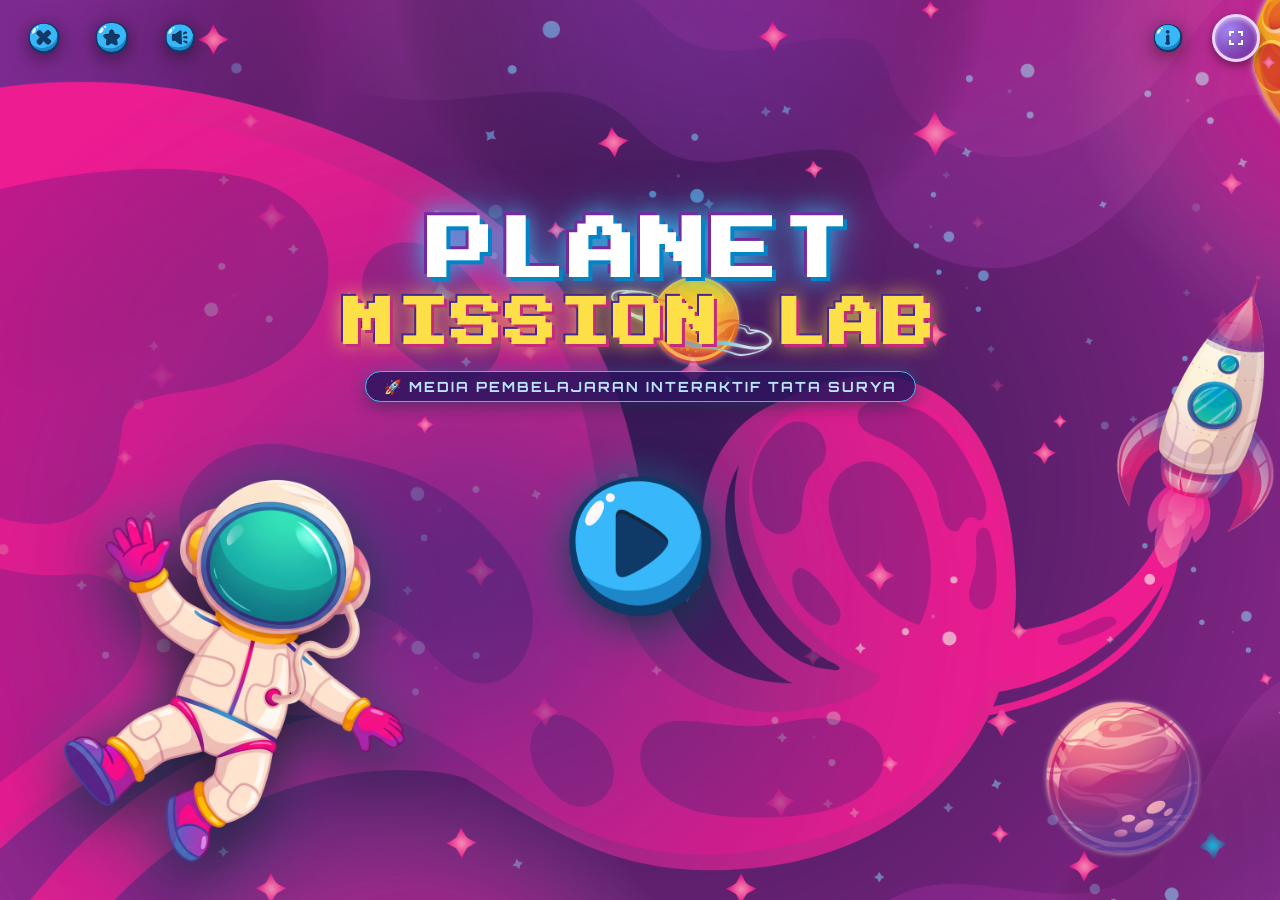
<file: index.html>
<!DOCTYPE html>
<html lang="id">
<head>
  <meta charset="UTF-8">
  <meta name="viewport" content="width=device-width, initial-scale=1.0, maximum-scale=1.0, user-scalable=no">
  <title>PLANET MISSION LAB - Media Pembelajaran Tata Surya</title>
  
  <link rel="icon" href="data:image/svg+xml,<svg xmlns=%22http://www.w3.org/2000/svg%22 viewBox=%220 0 100 100%22><text y=%22.9em%22 font-size=%2290%22>🪐</text></svg>">
  <link rel="stylesheet" href="css/styles.css">
  
  <!-- Auto redirect ke Slide 1 (Halaman Utama) -->
  <meta http-equiv="refresh" content="0; url=slide-1.html">
</head>
<body style="background: #170d38; color: #FFFFFF; font-family: 'Orbitron', sans-serif;">

  <div style="text-align: center; padding: 40px;">
    <h1 style="font-size: 32px; color: #38BDF8; margin-bottom: 12px;">PLANET MISSION LAB</h1>
    <p style="color: #CBD5E1; margin-bottom: 24px;">Memuat slide petualangan...</p>
    
    <div style="display: flex; flex-direction: column; gap: 10px; max-width: 480px; margin: auto; text-align: left;">
      <a href="slide-1.html" class="cover-btn-pill" style="justify-content: center; font-size: 14px; text-decoration: none;">▶ Buka Slide 1 (Halaman Utama / Judul)</a>
      <a href="slide-2.html" class="cover-btn-pill" style="justify-content: center; font-size: 14px; text-decoration: none;">▶ Buka Slide 2 (Menu Utama Jalur Misi)</a>
      <a href="slide-3.html" class="cover-btn-pill" style="justify-content: center; font-size: 14px; text-decoration: none;">▶ Buka Slide 3 (Pengertian Tata Surya)</a>
      <a href="slide-4.html" class="cover-btn-pill" style="justify-content: center; font-size: 14px; text-decoration: none;">▶ Buka Slide 4 (Anggota Tata Surya - Planet Explorer)</a>
      <a href="slide-5.html" class="cover-btn-pill" style="justify-content: center; font-size: 14px; text-decoration: none;">▶ Buka Slide 5 (Planet Lab Filter Interaktif)</a>
      <a href="slide-6.html" class="cover-btn-pill" style="justify-content: center; font-size: 14px; text-decoration: none;">▶ Buka Slide 6 (Mission Room I - Susun Urutan)</a>
      <a href="slide-7.html" class="cover-btn-pill" style="justify-content: center; font-size: 14px; text-decoration: none;">▶ Buka Slide 7 (Mission Room 2 - Tebak Karakteristik)</a>
      <a href="slide-8.html" class="cover-btn-pill" style="justify-content: center; font-size: 14px; text-decoration: none;">▶ Buka Slide 8 (Quiz Klasikal 10 Soal + Pembahasan)</a>
      <a href="slide-9.html" class="cover-btn-pill" style="justify-content: center; font-size: 14px; text-decoration: none;">▶ Buka Slide 9 (Hasil Akhir & Nilai Quiz)</a>
    </div>
  </div>

  <script>
    // Langsung arahkan ke slide 1
    window.location.replace('slide-1.html');
  </script>
</body>
</html>
</file>
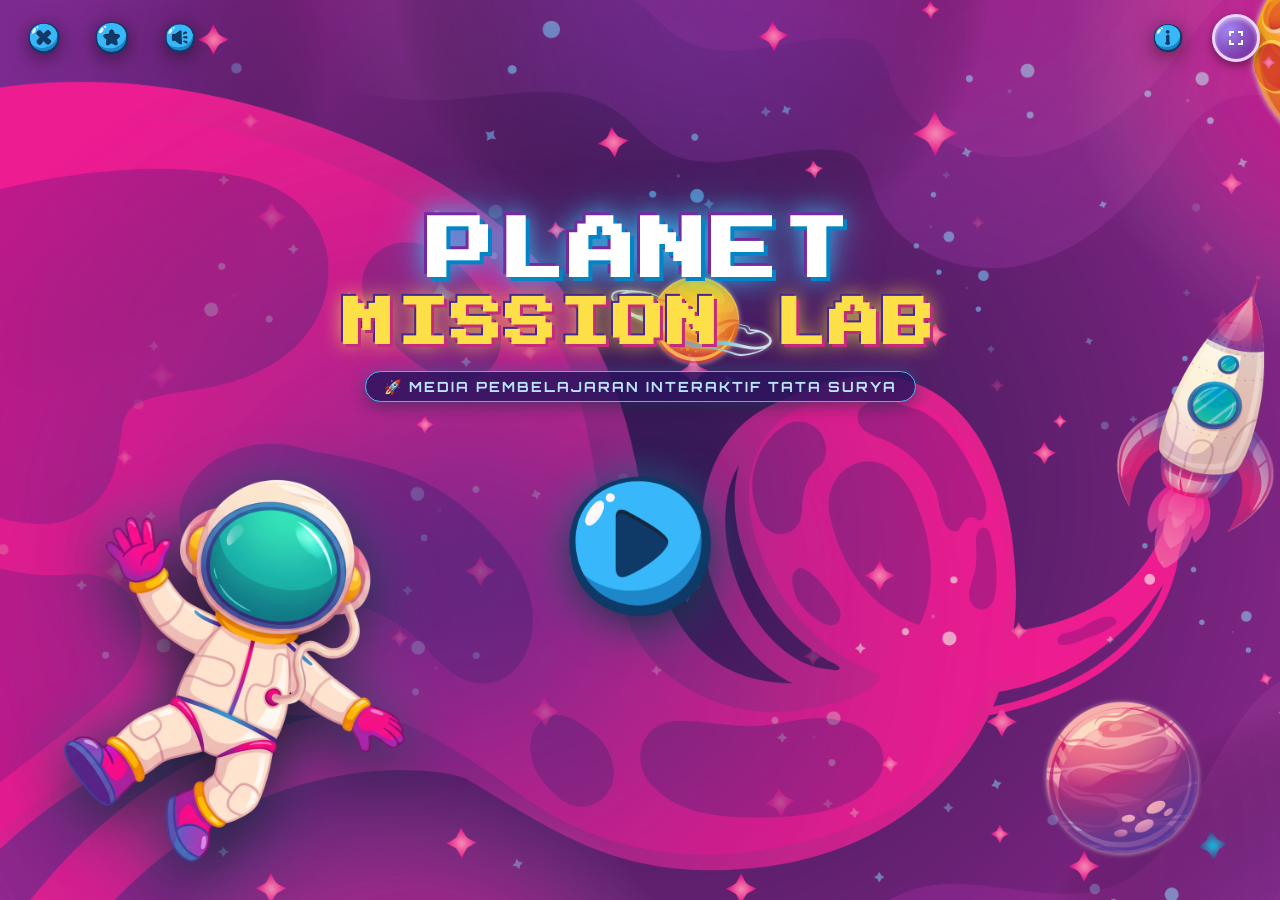
<file: slide-1.html>
<!DOCTYPE html>
<html lang="id">
<head>
  <meta charset="UTF-8">
  <meta name="viewport" content="width=device-width, initial-scale=1.0, maximum-scale=1.0, user-scalable=no">
  <title>Slide 1 - Halaman Utama | PLANET MISSION LAB</title>
  
  <link rel="icon" href="data:image/svg+xml,<svg xmlns=%22http://www.w3.org/2000/svg%22 viewBox=%220 0 100 100%22><text y=%22.9em%22 font-size=%2290%22>🪐</text></svg>">
  <link rel="stylesheet" href="css/styles.css">
</head>
<body>

  <!-- VIEWPORT 16:9 CONTAINER -->
  <div id="viewport-wrapper">
    <div id="app-stage" style="background-image: url('assets/Background_Start.png');">

      <!-- ====================================================================
           GLOBAL HUD (MENGGUNAKAN ASET TOMBOL DARI FOLDER ASSETS)
           ==================================================================== -->
      <header class="stage-hud">
        <div class="hud-left" style="gap: 20px;">
          <!-- Tombol Silang dari Aset -->
          <button id="btn-global-exit" class="asset-icon-btn" data-tooltip="Keluar / Reset" title="Keluar / Reset">
            <img src="assets/Tombol%20Silang.png" alt="Tombol Keluar">
          </button>

          <!-- Tombol Anggota Pengembang Media dari Aset -->
          <button id="btn-show-developers" class="asset-icon-btn" data-tooltip="Tim Pengembang" title="Tim Pengembang">
            <img src="assets/Tombol%20Anggota%20Pengembang%20Media.png" alt="Tombol Tim Pengembang">
          </button>

          <!-- Tombol Suara dipindah ke kiri sejajar baris HUD kiri -->
          <button id="btn-global-audio" class="asset-icon-btn" data-tooltip="Pengaturan Suara" title="Pengaturan Audio (Tekan M)">
            <img src="assets/Tombol%20Suara.png" alt="Tombol Suara">
          </button>
        </div>

        <div class="hud-center">
          <!-- Dikosongkan - Tombol Suara sudah dipindah ke kiri -->
        </div>

        <div class="hud-right" style="gap: 20px;">
          <!-- Tombol Tujuan Pembelajaran dari Aset -->
          <button id="btn-show-objectives" class="asset-icon-btn" data-tooltip="Tujuan Pembelajaran" title="Tujuan Pembelajaran">
            <img src="assets/Tombol-Tujuan%20Pembelajaran.png" alt="Tombol Tujuan Pembelajaran">
          </button>

          <!-- Tombol Layar Penuh Proyektor -->
          <button id="btn-global-fullscreen" class="arcade-circle-btn btn-fullscreen" title="Layar Penuh Proyektor (F)">
            <svg viewBox="0 0 24 24"><path d="M7 14H5v5h5v-2H7v-3zm-2-4h2V7h3V5H5v5zm12 7h-3v2h5v-5h-2v3zM14 5v2h3v3h2V5h-5z"/></svg>
          </button>
        </div>
      </header>

      <!-- ====================================================================
           SLIDE 1 CONTENT:
           - JUDUL BESAR BERANIMASI
           - TOMBOL MULAI TEPAT DI TENGAH (MENGGUNAKAN Tombol Mulai.png)
           - MASKOT DI PALING KANAN LAYAR (DENGAN ANIMASI)
           ==================================================================== -->
      <main class="slide active" style="padding: 0; justify-content: center; align-items: center; background: transparent; position: relative;">
        
        <!-- KONTEN TENGAH (JUDUL & TOMBOL MULAI TEPAT DI TENGAH) -->
        <div style="display: flex; flex-direction: column; align-items: center; justify-content: center; z-index: 10; margin-top: -20px;">
          
          <!-- JUDUL BESAR DENGAN ANIMASI GLOW & FLOAT -->
          <div class="cover-title-animated" style="margin-bottom: 24px;">
            <h1 class="main-heading">PLANET</h1>
            <h2 class="sub-heading">MISSION LAB</h2>
            <div style="margin-top: 6px;">
              <span class="cover-subtitle-pill">
                🚀 MEDIA PEMBELAJARAN INTERAKTIF TATA SURYA
              </span>
            </div>
          </div>

          <!-- TOMBOL MULAI TEPAT DI TENGAH MENGGUNAKAN Tombol Mulai.png -->
          <button id="btn-play-start" class="cover-center-start-btn" title="Klik untuk Mulai Petualangan!">
            <img src="assets/Tombol%20Mulai.png" alt="Tombol Mulai">
          </button>

        </div>

        <!-- MASKOT ASTRONOT BERADA DI SEBELAH KIRI LAYAR DENGAN ANIMASI MELAYANG -->
        <img id="mascot-hero-left" 
             class="cover-mascot-left" 
             src="assets/Maskot 1.png" 
             alt="Maskot Astronot" 
             title="Halo Sobat Astronom! Klik Tombol Mulai untuk menjelajah!">

      </main>

    </div>
  </div>


  <!-- ======================================================================
       MODAL 1: PENGATURAN AUDIO
       ====================================================================== -->
  <div id="modal-audio-settings" class="custom-modal-overlay">
    <div class="custom-modal-card" style="max-width: 480px;">
      <div class="modal-header-row">
        <h3 class="modal-title-text">
          <span>🔊</span> Pengaturan Audio
        </h3>
        <button class="modal-close-icon-btn btn-close-modal">✕</button>
      </div>

      <div class="audio-settings-box">
        <div class="setting-row">
          <label class="switch-label">
            <input id="setting-sfx-toggle" type="checkbox" class="switch-input" checked>
            <span>Efek Suara Arcade (SFX)</span>
          </label>
          <span style="color: var(--cyber-cyan); font-weight: 800;">Aktif</span>
        </div>

        <div class="setting-row">
          <span>Volume Efek Suara</span>
          <input id="setting-volume-slider" type="range" class="volume-slider" min="0" max="100" value="80">
        </div>

        <p style="font-size: 12px; color: #BAE6FD; line-height: 1.5; margin-top: 8px;">
          💡 <em>Tip: Efek suara disintesis dengan Web Audio API secara langsung tanpa perlu file mp3 eksternal. Tekan tombol <strong>'M'</strong> di keyboard untuk mute instan.</em>
        </p>

        <button class="btn-temukan-planet btn-close-modal" style="margin-top: 8px; width: 100%; justify-content: center; font-size: 15px;">
          Simpan & Tutup
        </button>
      </div>
    </div>
  </div>


  <!-- ======================================================================
       MODAL 2: TUJUAN PEMBELAJARAN
       ====================================================================== -->
  <div id="modal-objectives" class="custom-modal-overlay">
    <div class="custom-modal-card">
      <div class="modal-header-row">
        <h3 class="modal-title-text">
          <span>🎯</span> Tujuan Pembelajaran
        </h3>
        <button class="modal-close-icon-btn btn-close-modal">✕</button>
      </div>

      <p style="font-size: 14px; color: #BAE6FD; margin-bottom: 16px; font-weight: 700;">
        Melalui Multimedia Interaktif PLANET MISSION LAB, peserta didik diharapkan mampu:
      </p>

      <ul class="objectives-list" style="margin-bottom: 20px;">
        <li>
          <span class="objective-num">1</span>
          <span>Menjelaskan pengertian tata surya dan karakteristik planet.</span>
        </li>
        <li>
          <span class="objective-num">2</span>
          <span>Menyebutkan anggota tata surya secara lengkap.</span>
        </li>
        <li>
          <span class="objective-num">3</span>
          <span>Mengurutkan planet berdasarkan jarak terdekat dari Matahari.</span>
        </li>
        <li>
          <span class="objective-num">4</span>
          <span>Mengidentifikasi karakteristik spesifik setiap planet (revolusi, rotasi, satelit, cincin).</span>
        </li>
        <li>
          <span class="objective-num">5</span>
          <span>Mengelompokkan planet luar dan dalam yang dipisahkan oleh sabuk asteroid.</span>
        </li>
      </ul>

      <button class="btn-temukan-planet btn-close-modal" style="width: 100%; justify-content: center; font-size: 15px;">
        Mengerti, Siap Belajar! 🚀
      </button>
    </div>
  </div>


  <!-- ======================================================================
       MODAL 3: DAFTAR NAMA KELOMPOK PENGEMBANG
       ====================================================================== -->
  <div id="modal-developers" class="custom-modal-overlay">
    <div class="custom-modal-card">
      <div class="modal-header-row">
        <h3 class="modal-title-text">
          <span>👥</span> Tim Pengembang Multimedia
        </h3>
        <button class="modal-close-icon-btn btn-close-modal">✕</button>
      </div>

      <p style="font-size: 13px; color: #BAE6FD; margin-bottom: 14px;">
        Media Pembelajaran Interaktif Tata Surya ini dikembangkan oleh <strong>Kelompok Tim 1</strong>:
      </p>

      <div class="developers-grid">
        <div class="dev-member-card">
          <div class="dev-avatar">👨‍🚀</div>
          <div class="dev-info">
            <h4>Ahmad</h4>
            <p>Pengembang Konten & Desain Visual</p>
          </div>
        </div>

        <div class="dev-member-card">
          <div class="dev-avatar">👩‍🚀</div>
          <div class="dev-info">
            <h4>Fadhilah</h4>
            <p>Pengembang Materi & Kurikulum</p>
          </div>
        </div>

        <div class="dev-member-card">
          <div class="dev-avatar">👩‍🚀</div>
          <div class="dev-info">
            <h4>Najwa</h4>
            <p>Pengembang Evaluasi & Media Interaktif</p>
          </div>
        </div>

        <div class="dev-member-card">
          <div class="dev-avatar">👩‍🚀</div>
          <div class="dev-info">
            <h4>Tasya</h4>
            <p>Pengembang UI/UX & Pengujian</p>
          </div>
        </div>
      </div>

      <button class="btn-temukan-planet btn-close-modal" style="margin-top: 20px; width: 100%; justify-content: center; font-size: 15px;">
        Tutup
      </button>
    </div>
  </div>


  <!-- ======================================================================
       SCRIPTS
       ====================================================================== -->
  <script src="js/data.js"></script>
  <script src="js/common.js"></script>
  <script>
    document.addEventListener('DOMContentLoaded', () => {
      CommonHUD.init('slide-1');

      // Tombol Mulai (Center Play Button) -> Slide 2 (Menu Utama)
      const btnPlay = document.getElementById('btn-play-start');
      if (btnPlay) {
        // Efek sentuhan responsif untuk perangkat touchscreen (HP & Tablet)
        btnPlay.addEventListener('touchstart', () => {
          btnPlay.classList.add('btn-pressed');
        }, { passive: true });

        const removeTouchPress = () => {
          btnPlay.classList.remove('btn-pressed');
        };
        btnPlay.addEventListener('touchend', removeTouchPress, { passive: true });
        btnPlay.addEventListener('touchcancel', removeTouchPress, { passive: true });

        // Efek menekan saat diklik, lalu kembali sebelum berpindah ke halaman berikutnya
        btnPlay.addEventListener('click', () => {
          btnPlay.classList.add('btn-pressed');
          CommonAudio.play('button');
          setTimeout(() => {
            btnPlay.classList.remove('btn-pressed');
          }, 110);
          CommonHUD.navigate('slide-2.html');
        });
      }

      // Interaksi Maskot di Kiri Layar
      const mascot = document.getElementById('mascot-hero-left');
      if (mascot) {
        mascot.addEventListener('click', () => {
          CommonAudio.play('correct');
          CommonHUD.navigate('slide-2.html');
        });
      }

      // Tombol Silang (Reset / Reload)
      const btnExit = document.getElementById('btn-global-exit');
      if (btnExit) {
        btnExit.addEventListener('click', () => {
          CommonAudio.play('click');
          window.location.reload();
        });
      }
    });
  </script>
</body>
</html>
</file>
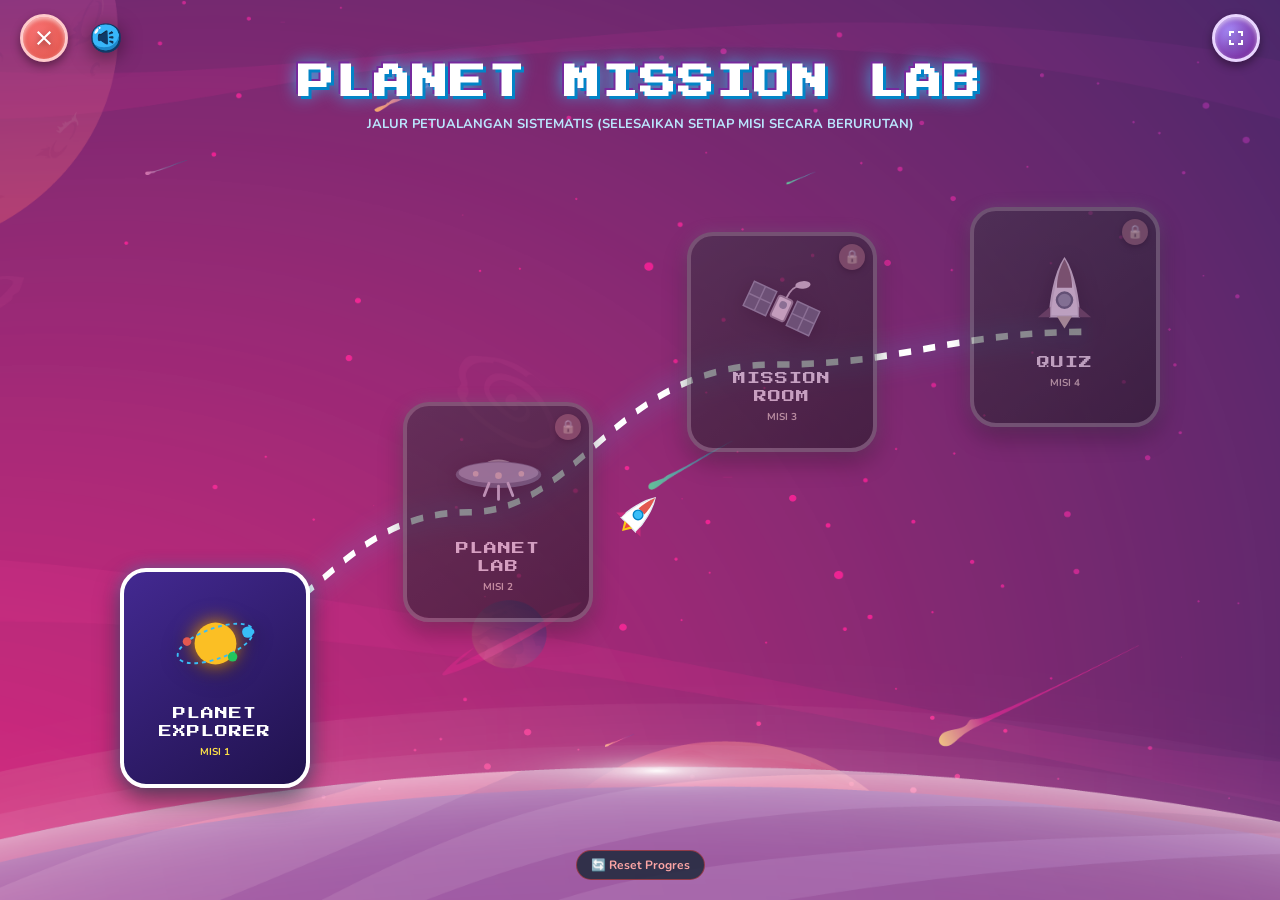
<file: slide-2.html>
<!DOCTYPE html>
<html lang="id">
<head>
  <meta charset="UTF-8">
  <meta name="viewport" content="width=device-width, initial-scale=1.0, maximum-scale=1.0, user-scalable=no">
  <title>Slide 2 - Menu Utama | PLANET MISSION LAB</title>
  
  <link rel="icon" href="data:image/svg+xml,<svg xmlns=%22http://www.w3.org/2000/svg%22 viewBox=%220 0 100 100%22><text y=%22.9em%22 font-size=%2290%22>🪐</text></svg>">
  <link rel="stylesheet" href="css/styles.css">
</head>
<body>

  <!-- VIEWPORT 16:9 CONTAINER -->
  <div id="viewport-wrapper">
    <div id="app-stage" style="background-image: url('assets/bg%20keseluruhan.png');">

      <!-- ====================================================================
           GLOBAL HUD
           ==================================================================== -->
      <header class="stage-hud">
        <div class="hud-left" style="gap: 14px;">
          <!-- Tombol Kembali ke Cover -->
          <button id="btn-back-home" class="arcade-circle-btn btn-close" title="Kembali ke Judul">
            <svg viewBox="0 0 24 24"><path d="M19 6.41L17.59 5 12 10.59 6.41 5 5 6.41 10.59 12 5 17.59 6.41 19 12 13.41 17.59 19 19 17.59 13.41 12z"/></svg>
          </button>

          <!-- Tombol Audio (pindah ke sebelah kanan tombol X) -->
          <button id="btn-audio-s2" class="asset-icon-btn" data-tooltip="Toggle Audio (M)" title="Toggle Audio (M)">
            <img id="audio-img-on" src="assets/Tombol%20Suara.png" alt="Audio Aktif" style="display: block;">
            <img id="audio-img-off" src="assets/Tombol%20Suara.png" alt="Audio Mati" style="display: none; filter: grayscale(1) brightness(0.5);">
          </button>
        </div>

        <div class="hud-center">
          <!-- Spacer: Judul dipusatkan di main content -->
        </div>

        <div class="hud-right">
          <button id="btn-global-fullscreen" class="arcade-circle-btn btn-fullscreen" title="Layar Penuh Proyektor (F)">
            <svg viewBox="0 0 24 24"><path d="M7 14H5v5h5v-2H7v-3zm-2-4h2V7h3V5H5v5zm12 7h-3v2h5v-5h-2v3zM14 5v2h3v3h2V5h-5z"/></svg>
          </button>
        </div>
      </header>

      <!-- ====================================================================
           SLIDE 2 CONTENT: MENU UTAMA JALUR MISI
           ==================================================================== -->
      <main class="slide active" style="padding: 60px 30px 20px 30px; justify-content: center; align-items: center; background: transparent;">
        <h2 class="arcade-header-title">PLANET MISSION LAB</h2>
        <p style="font-size: 13px; font-weight: 700; color: #BAE6FD; margin-top: -12px; margin-bottom: 12px; text-align: center;">
          JALUR PETUALANGAN SISTEMATIS (SELESAIKAN SETIAP MISI SECARA BERURUTAN)
        </p>

        <div class="dashboard-viewport">
          <!-- SVG Garis Putus-putus Melengkung Menghubungkan Modul -->
          <svg class="dashboard-path-svg" viewBox="0 0 900 360" preserveAspectRatio="none">
            <path d="M 80 260 C 180 260, 200 180, 310 180 C 400 180, 430 90, 560 90 C 670 90, 700 70, 820 70" />
          </svg>

          <!-- Maskot Roket Meluncur di Jalur -->
          <div class="dashboard-mascot-rocket">
            <svg viewBox="0 0 80 80">
              <g transform="rotate(45 40 40)">
                <path d="M40 10 C30 25 25 50 25 65 L55 65 C55 50 50 25 40 10 Z" fill="#FFFFFF" stroke="#E2E8F0" stroke-width="2"/>
                <path d="M40 10 C36 20 34 30 34 38 L46 38 C46 30 44 20 40 10 Z" fill="#E35850"/>
                <circle cx="40" cy="45" r="7" fill="#38BDF8" stroke="#0284C7" stroke-width="2"/>
                <path d="M25 55 L15 65 L25 65 Z" fill="#C42B7C"/>
                <path d="M55 55 L65 65 L55 65 Z" fill="#C42B7C"/>
                <polygon points="32,65 40,78 48,65" fill="#FACC15"/>
                <polygon points="36,65 40,73 44,65" fill="#EF4444"/>
              </g>
            </svg>
          </div>

          <!-- 4 Kotak Modul Interaktif Jalur Misi -->
          <div class="dashboard-modules-grid">
            
            <!-- MISI 1: PLANET EXPLORER -->
            <div id="module-m1" class="module-card" data-mission="1" data-href="slide-3.html" title="Misi 1: Planet Explorer">
              <div id="badge-m1" class="module-badge-completed" style="display: none;">✓</div>
              <div class="module-icon-wrap">
                <svg viewBox="0 0 100 100" style="width: 100%; height: 100%;">
                  <circle cx="50" cy="50" r="22" fill="#FBBF24" filter="drop-shadow(0 0 10px #F59E0B)"/>
                  <ellipse cx="50" cy="50" rx="42" ry="16" fill="none" stroke="#38BDF8" stroke-width="2" stroke-dasharray="4 4" transform="rotate(-20 50 50)"/>
                  <circle cx="84" cy="38" r="6" fill="#38BDF8"/>
                  <circle cx="20" cy="48" r="4.5" fill="#E35850"/>
                  <circle cx="68" cy="64" r="5" fill="#22C55E"/>
                </svg>
              </div>
              <div class="module-title">PLANET<br>EXPLORER</div>
              <span style="font-size: 10px; color: #FDE047; font-weight: 700; margin-top: 4px;">MISI 1</span>
            </div>

            <!-- MISI 2: PLANET LAB -->
            <div id="module-m2" class="module-card locked" data-mission="2" data-href="slide-5.html" title="Misi 2: Planet Lab">
              <div id="lock-m2" class="module-lock-badge">🔒</div>
              <div id="badge-m2" class="module-badge-completed" style="display: none;">✓</div>
              <div class="module-icon-wrap">
                <svg viewBox="0 0 100 100" style="width: 100%; height: 100%;">
                  <path d="M30 45 C30 25 70 25 70 45 Z" fill="#4ADE80" opacity="0.9"/>
                  <ellipse cx="50" cy="46" rx="45" ry="14" fill="#0284C7"/>
                  <ellipse cx="50" cy="44" rx="42" ry="11" fill="#38BDF8"/>
                  <circle cx="26" cy="45" r="3" fill="#FDE047"/>
                  <circle cx="50" cy="47" r="3.5" fill="#FDE047"/>
                  <circle cx="74" cy="45" r="3" fill="#FDE047"/>
                  <path d="M40 55 L35 68 M50 58 L50 72 M60 55 L65 68" stroke="#BAE6FD" stroke-width="3" stroke-linecap="round"/>
                </svg>
              </div>
              <div class="module-title">PLANET<br>LAB</div>
              <span style="font-size: 10px; color: #FDE047; font-weight: 700; margin-top: 4px;">MISI 2</span>
            </div>

            <!-- MISI 3: MISSION ROOM -->
            <div id="module-m3" class="module-card locked" data-mission="3" data-href="slide-6.html" title="Misi 3: Mission Room">
              <div id="lock-m3" class="module-lock-badge">🔒</div>
              <div id="badge-m3" class="module-badge-completed" style="display: none;">✓</div>
              <div class="module-icon-wrap">
                <svg viewBox="0 0 100 100" style="width: 100%; height: 100%;">
                  <g transform="rotate(25 50 50)">
                    <rect x="42" y="38" width="16" height="24" rx="3" fill="#F8FAFC" stroke="#94A3B8" stroke-width="2"/>
                    <circle cx="50" cy="46" r="4" fill="#38BDF8"/>
                    <rect x="12" y="36" width="26" height="28" fill="#0284C7" stroke="#38BDF8" stroke-width="1.5"/>
                    <line x1="25" y1="36" x2="25" y2="64" stroke="#38BDF8" stroke-width="1.5"/>
                    <line x1="12" y1="50" x2="38" y2="50" stroke="#38BDF8" stroke-width="1.5"/>
                    <rect x="62" y="36" width="26" height="28" fill="#0284C7" stroke="#38BDF8" stroke-width="1.5"/>
                    <line x1="75" y1="36" x2="75" y2="64" stroke="#38BDF8" stroke-width="1.5"/>
                    <line x1="62" y1="50" x2="88" y2="50" stroke="#38BDF8" stroke-width="1.5"/>
                    <path d="M50 38 Q50 24 58 20" stroke="#CBD5E1" stroke-width="2" fill="none"/>
                    <ellipse cx="60" cy="18" rx="8" ry="4" fill="#E2E8F0" transform="rotate(-30 60 18)"/>
                  </g>
                </svg>
              </div>
              <div class="module-title">MISSION<br>ROOM</div>
              <span style="font-size: 10px; color: #FDE047; font-weight: 700; margin-top: 4px;">MISI 3</span>
            </div>

            <!-- MISI 4: QUIZ -->
            <div id="module-m4" class="module-card locked" data-mission="4" data-href="slide-8.html" title="Misi 4: Quiz">
              <div id="lock-m4" class="module-lock-badge">🔒</div>
              <div id="badge-m4" class="module-badge-completed" style="display: none;">✓</div>
              <div class="module-icon-wrap">
                <svg viewBox="0 0 100 100" style="width: 100%; height: 100%;">
                  <path d="M50 15 C40 30 35 60 35 75 L65 75 C65 60 60 30 50 15 Z" fill="#FFFFFF" stroke="#E2E8F0" stroke-width="2.5"/>
                  <path d="M50 15 C44 26 42 36 42 45 L58 45 C58 36 56 26 50 15 Z" fill="#E35850"/>
                  <circle cx="50" cy="58" r="8" fill="#38BDF8" stroke="#0284C7" stroke-width="2.5"/>
                  <path d="M35 65 L22 76 L35 76 Z" fill="#C42B7C"/>
                  <path d="M65 65 L78 76 L65 76 Z" fill="#C42B7C"/>
                  <polygon points="42,75 50,88 58,75" fill="#FACC15"/>
                </svg>
              </div>
              <div class="module-title">QUIZ</div>
              <span style="font-size: 10px; color: #FDE047; font-weight: 700; margin-top: 4px;">MISI 4</span>
            </div>

          </div>
        </div>

        <!-- Mode Guru Toggle (Untuk Demonstrasi Fleksibel di Kelas) -->
        <!-- DIGANTI: Tombol Reset Progres -->
        <div id="btn-reset-progress" class="teacher-mode-pill" title="Reset seluruh progres misi kamu dari awal" style="border-color: rgba(239,68,68,0.5); cursor: pointer;">
          <span>🔄 Reset Progres</span>
        </div>

      </main>

    </div>
  </div>


  <!-- ======================================================================
       POPUP INFO TERKUNCI (JIKA SISWA MENCOBA LOMPAT MISI)
       ====================================================================== -->
  <div id="modal-mission-locked" class="custom-modal-overlay">
    <div class="custom-modal-card" style="max-width: 480px; text-align: center;">
      <div style="font-size: 52px; margin-bottom: 12px;">🔒</div>
      <h3 style="font-family: var(--font-scifi-head); font-size: 20px; color: #FCA5A5; margin-bottom: 10px;">
        Misi Masih Terkunci!
      </h3>
      <p id="locked-warning-text" style="font-size: 14px; color: #E2E8F0; line-height: 1.5; margin-bottom: 20px;">
        Kamu harus menyelesaikan misi sebelumnya secara sistematis untuk membuka pintu petualangan ini!
      </p>
      <button class="btn-temukan-planet btn-close-modal" style="width: 100%; justify-content: center; font-size: 15px;">
        Mengerti, Siap Melanjutkan! 🚀
      </button>
    </div>
  </div>


  <!-- ======================================================================
       POPUP KONFIRMASI RESET PROGRES
       ====================================================================== -->
  <div id="modal-reset-confirm" class="custom-modal-overlay">
    <div class="custom-modal-card" style="max-width: 480px; text-align: center;">
      <div style="font-size: 48px; margin-bottom: 12px;">🔄</div>
      <h3 style="font-family: var(--font-scifi-head); font-size: 20px; color: #FDE047; margin-bottom: 10px;">
        Reset Semua Progres?
      </h3>
      <p style="font-size: 14px; color: #E2E8F0; line-height: 1.6; margin-bottom: 24px;">
        Apakah kamu yakin ingin mengulang semua misi dari awal?<br>
        Seluruh progres penyelesaian misi akan dihapus.
      </p>
      <div style="display: flex; gap: 12px; justify-content: center;">
        <button id="btn-cancel-reset" class="lab-preset-chip" style="font-size: 14px; padding: 10px 24px; font-weight: 800; background: rgba(255,255,255,0.12); border-color: rgba(255,255,255,0.3);">
          Batal
        </button>
        <button id="btn-confirm-reset" style="
          background: linear-gradient(135deg, #EF4444, #DC2626);
          border: 1.5px solid #FCA5A5;
          border-radius: 20px;
          color: #FFFFFF;
          font-size: 14px;
          font-weight: 800;
          padding: 10px 24px;
          cursor: pointer;
          box-shadow: 0 0 14px rgba(239,68,68,0.5);
          transition: all 0.2s;
          font-family: var(--font-body), sans-serif;
        ">
          Ya, Reset! 🗑️
        </button>
      </div>
    </div>
  </div>


  <!-- ======================================================================
       SCRIPTS
       ====================================================================== -->
  <script src="js/data.js"></script>
  <script src="js/common.js"></script>
  <script>
    document.addEventListener('DOMContentLoaded', () => {
      CommonHUD.init('slide-2');

      // ----------------------------------------------------------------
      // Tombol Kembali ke Cover
      // ----------------------------------------------------------------
      const btnHome = document.getElementById('btn-back-home');
      if (btnHome) {
        btnHome.addEventListener('click', () => {
          CommonHUD.navigate('slide-1.html');
        });
      }

      // ----------------------------------------------------------------
      // Sinkronisasi ikon audio (gambar aset on/off)
      // CommonHUD.init() sudah menangani event klik pada #btn-global-audio,
      // tapi kita perlu sinkronkan tampilan gambar sesuai status muted.
      // ----------------------------------------------------------------
      function syncAudioImages() {
        const imgOn = document.getElementById('audio-img-on');
        const imgOff = document.getElementById('audio-img-off');
        if (!imgOn || !imgOff) return;
        const isMuted = CommonState.isAudioMuted();
        imgOn.style.display = isMuted ? 'none' : 'block';
        imgOff.style.display = isMuted ? 'block' : 'none';
      }

      const btnAudio = document.getElementById('btn-audio-s2');
      if (btnAudio) {
        // Tangani toggle audio sendiri (bypass CommonHUD yg sudah cari id=btn-global-audio)
        btnAudio.addEventListener('click', () => {
          const newMuted = !CommonState.isAudioMuted();
          CommonState.setAudioMuted(newMuted);
          syncAudioImages();
          if (!newMuted) CommonAudio.play('button');
        });
        syncAudioImages();
      }

      // ----------------------------------------------------------------
      // Update tampilan kartu misi sesuai progres tersimpan
      // ----------------------------------------------------------------
      function updateMissionCards() {
        const unlocked = CommonState.getUnlockedMission(); // angka misi terendah yang terbuka

        for (let m = 1; m <= 4; m++) {
          const card      = document.getElementById(`module-m${m}`);
          const lockBadge = document.getElementById(`lock-m${m}`);
          const compBadge = document.getElementById(`badge-m${m}`);

          if (!card) continue;

          // Misi dianggap terbuka jika nomor misi <= nilai unlocked
          const isUnlocked  = (unlocked >= m);
          // Misi dianggap selesai jika sudah unlock misi BERIKUTNYA
          const isCompleted = (unlocked > m);

          if (isUnlocked) {
            card.classList.remove('locked');
            if (lockBadge) lockBadge.style.display = 'none';
          } else {
            card.classList.add('locked');
            if (lockBadge) lockBadge.style.display = 'flex';
          }

          if (compBadge) {
            compBadge.style.display = isCompleted ? 'flex' : 'none';
          }
        }
      }

      updateMissionCards();

      // ----------------------------------------------------------------
      // Klik Kartu Misi (Progressive Unlock)
      // ----------------------------------------------------------------
      document.querySelectorAll('.module-card').forEach(card => {
        card.addEventListener('click', () => {
          const missionNum = parseInt(card.getAttribute('data-mission'), 10);
          const targetUrl  = card.getAttribute('data-href');
          const unlocked   = CommonState.getUnlockedMission();

          if (unlocked < missionNum) {
            // Misi masih terkunci — tampilkan notifikasi, shake card
            CommonAudio.play('wrong');

            // Efek shake visual
            card.classList.add('locked-shake');
            setTimeout(() => card.classList.remove('locked-shake'), 500);

            // Pesan di modal
            const modalLocked  = document.getElementById('modal-mission-locked');
            const warningText  = document.getElementById('locked-warning-text');
            if (warningText) {
              warningText.textContent = `Misi ${missionNum} belum terbuka. Selesaikan Misi ${missionNum - 1} terlebih dahulu agar perjalananmu runtut dan sistematis!`;
            }
            if (modalLocked) modalLocked.classList.add('active');
            return;
          }

          CommonAudio.play('button');
          CommonHUD.navigate(targetUrl);
        });
      });

      // ----------------------------------------------------------------
      // Tombol Reset Progres
      // ----------------------------------------------------------------
      const btnReset = document.getElementById('btn-reset-progress');
      const modalReset = document.getElementById('modal-reset-confirm');
      const btnCancelReset  = document.getElementById('btn-cancel-reset');
      const btnConfirmReset = document.getElementById('btn-confirm-reset');

      if (btnReset && modalReset) {
        btnReset.addEventListener('click', () => {
          CommonAudio.play('click');
          modalReset.classList.add('active');
        });
      }

      if (btnCancelReset) {
        btnCancelReset.addEventListener('click', () => {
          CommonAudio.play('click');
          modalReset.classList.remove('active');
        });
      }

      if (btnConfirmReset) {
        btnConfirmReset.addEventListener('click', () => {
          CommonAudio.play('wrong');

          // Reset semua data progres via CommonState
          CommonState.resetAll();
          // Pastikan juga hapus teacher mode agar tidak terbuka semua
          localStorage.removeItem('pml_teacher_mode');
          // Kembalikan ke misi 1 terbuka (default sudah dihandle getUnlockedMission => 1)

          // Tutup modal
          modalReset.classList.remove('active');

          // Perbarui tampilan kartu
          updateMissionCards();

          // Feedback visual singkat
          setTimeout(() => {
            CommonAudio.play('button');
          }, 400);
        });
      }

      // Tutup modal reset jika klik overlay
      if (modalReset) {
        modalReset.addEventListener('click', (e) => {
          if (e.target === modalReset) {
            modalReset.classList.remove('active');
          }
        });
      }
    });
  </script>
</body>
</html>
</file>
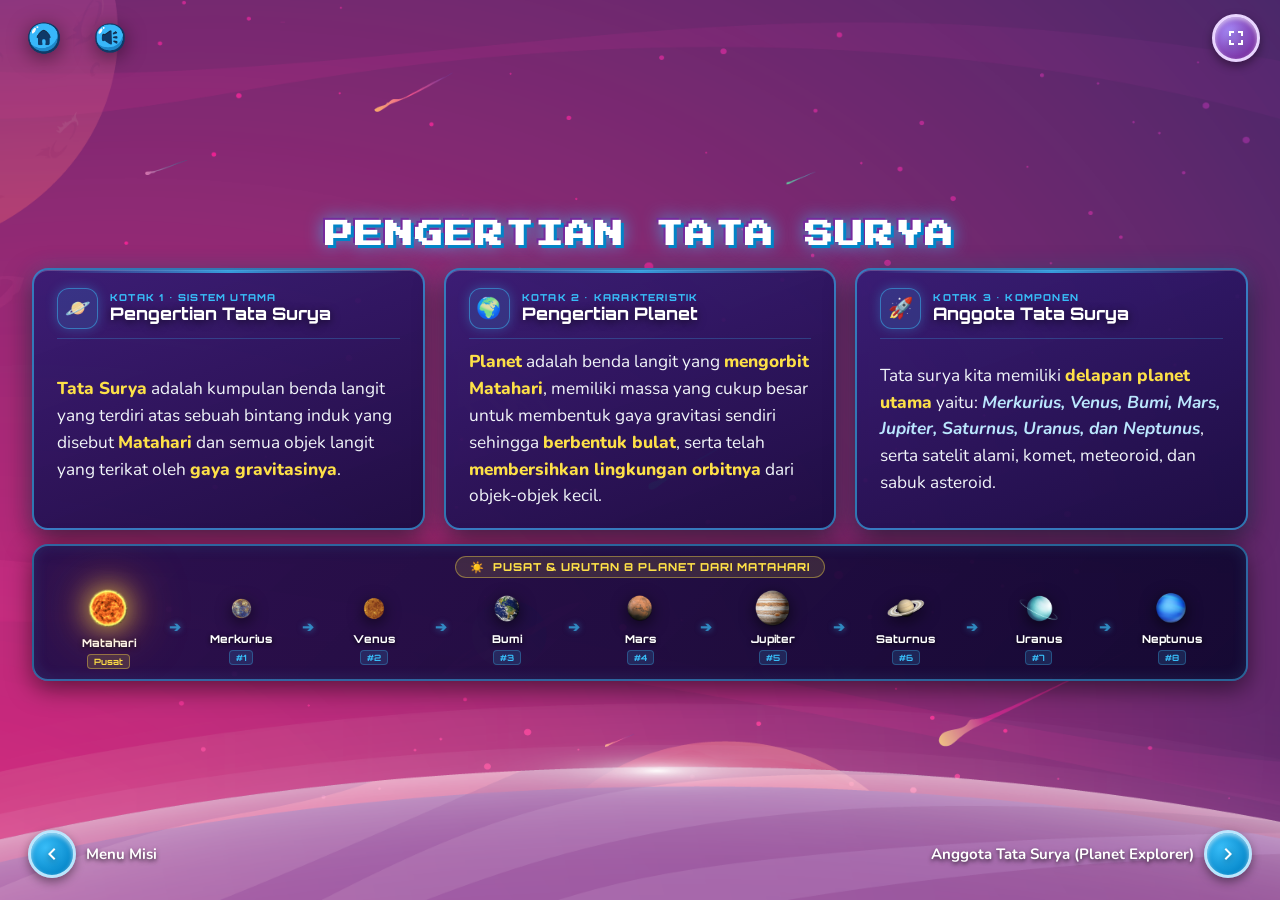
<file: slide-3.html>
<!DOCTYPE html>
<html lang="id">
<head>
  <meta charset="UTF-8">
  <meta name="viewport" content="width=device-width, initial-scale=1.0, maximum-scale=1.0, user-scalable=no">
  <title>Slide 3 - Pengertian Tata Surya | PLANET MISSION LAB</title>
  
  <link rel="icon" href="data:image/svg+xml,<svg xmlns=%22http://www.w3.org/2000/svg%22 viewBox=%220 0 100 100%22><text y=%22.9em%22 font-size=%2290%22>🪐</text></svg>">
  <link rel="stylesheet" href="css/styles.css">
</head>
<body>

  <!-- VIEWPORT 16:9 CONTAINER -->
  <div id="viewport-wrapper">
    <div id="app-stage" style="background-image: url('assets/bg%20keseluruhan.png');">

      <!-- ====================================================================
           GLOBAL HUD (POJOK KIRI: TOMBOL HOME & TOMBOL AUDIO DARI ASET)
           ==================================================================== -->
      <header class="stage-hud">
        <div class="hud-left" style="gap: 18px; align-items: center;">
          <!-- Tombol Menu Utama dari Aset -->
          <button id="btn-back-menu" class="asset-icon-btn" data-tooltip="Menu Utama" title="Kembali ke Menu Utama">
            <img src="assets/Tombol%20Rumah.png" alt="Kembali ke Menu Utama">
          </button>

          <!-- Tombol Suara dari Aset di sebelah kanan Tombol Home -->
          <button id="btn-global-audio" class="asset-icon-btn" data-tooltip="Pengaturan Suara" title="Pengaturan Audio (Tekan M)">
            <img src="assets/Tombol%20Suara.png" alt="Tombol Suara">
          </button>
        </div>

        <div class="hud-center">
          <!-- Spacer HUD Center -->
        </div>

        <div class="hud-right">
          <!-- Tombol Layar Penuh Proyektor -->
          <button id="btn-global-fullscreen" class="arcade-circle-btn btn-fullscreen" title="Layar Penuh Proyektor (F)">
            <svg viewBox="0 0 24 24"><path d="M7 14H5v5h5v-2H7v-3zm-2-4h2V7h3V5H5v5zm12 7h-3v2h5v-5h-2v3zM14 5v2h3v3h2V5h-5z"/></svg>
          </button>
        </div>
      </header>

      <!-- ====================================================================
           SLIDE 3 CONTENT: PENGERTIAN TATA SURYA (TATA LETAK KLASIKAL PROYEKTOR)
           ==================================================================== -->
      <main class="slide active" style="padding: clamp(65px, 7.5vh, 85px) clamp(20px, 2.5vw, 40px) clamp(65px, 7.5vh, 85px) clamp(20px, 2.5vw, 40px); justify-content: center; align-items: center; background: transparent;">
        
        <div class="slide3-content-wrapper">
          
          <!-- JUDUL UTAMA SLIDE 3 -->
          <h2 class="arcade-header-title slide3-title">PENGERTIAN TATA SURYA</h2>

          <!-- 3 KOTAK INFORMASI / CONTENT CARDS BERJAJAR SECARA PROPORSIONAL -->
          <div class="slide3-cards-grid">
            
            <!-- KOTAK 1: PENGERTIAN TATA SURYA -->
            <div class="slide3-card">
              <div class="slide3-card-header">
                <div class="slide3-card-icon">🪐</div>
                <div class="slide3-card-title-group">
                  <span class="slide3-card-badge">Kotak 1 • Sistem Utama</span>
                  <h3 class="slide3-card-title">Pengertian Tata Surya</h3>
                </div>
              </div>
              <div class="slide3-card-body">
                <p>
                  <strong>Tata Surya</strong> adalah kumpulan benda langit yang terdiri atas sebuah bintang induk yang disebut <strong>Matahari</strong> dan semua objek langit yang terikat oleh <strong>gaya gravitasinya</strong>.
                </p>
              </div>
            </div>

            <!-- KOTAK 2: PENGERTIAN PLANET -->
            <div class="slide3-card">
              <div class="slide3-card-header">
                <div class="slide3-card-icon">🌍</div>
                <div class="slide3-card-title-group">
                  <span class="slide3-card-badge">Kotak 2 • Karakteristik</span>
                  <h3 class="slide3-card-title">Pengertian Planet</h3>
                </div>
              </div>
              <div class="slide3-card-body">
                <p>
                  <strong>Planet</strong> adalah benda langit yang <strong>mengorbit Matahari</strong>, memiliki massa yang cukup besar untuk membentuk gaya gravitasi sendiri sehingga <strong>berbentuk bulat</strong>, serta telah <strong>membersihkan lingkungan orbitnya</strong> dari objek-objek kecil.
                </p>
              </div>
            </div>

            <!-- KOTAK 3: ANGGOTA TATA SURYA -->
            <div class="slide3-card">
              <div class="slide3-card-header">
                <div class="slide3-card-icon">🚀</div>
                <div class="slide3-card-title-group">
                  <span class="slide3-card-badge">Kotak 3 • Komponen</span>
                  <h3 class="slide3-card-title">Anggota Tata Surya</h3>
                </div>
              </div>
              <div class="slide3-card-body">
                <p>
                  Tata surya kita memiliki <strong>delapan planet utama</strong> yaitu: <em>Merkurius, Venus, Bumi, Mars, Jupiter, Saturnus, Uranus, dan Neptunus</em>, serta satelit alami, komet, meteoroid, dan sabuk asteroid.
                </p>
              </div>
            </div>

          </div>

          <!-- BAGIAN PUSAT & URUTAN PLANET HORIZONTAL DENGAN ILUSTRASI ASET LENGKAP -->
          <div class="slide3-orbit-strip">
            <div class="slide3-strip-header">
              <span>☀️</span> PUSAT & URUTAN 8 PLANET DARI MATAHARI
            </div>

            <div class="slide3-strip-track">
              
              <!-- PUSAT: MATAHARI -->
              <div class="slide3-planet-node is-sun" title="Matahari: Bintang Induk & Pusat Tata Surya">
                <div class="slide3-planet-avatar avatar-sun">
                  <img src="assets/Matahari.png" alt="Matahari">
                </div>
                <span class="slide3-planet-name">Matahari</span>
                <span class="slide3-planet-tag">Pusat</span>
              </div>

              <div class="slide3-track-arrow">➔</div>

              <!-- 1. MERKURIUS -->
              <div class="slide3-planet-node" title="1. Merkurius: Planet terdekat dari Matahari">
                <div class="slide3-planet-avatar">
                  <img src="assets/Merkurius.png" alt="Merkurius">
                </div>
                <span class="slide3-planet-name">Merkurius</span>
                <span class="slide3-planet-tag">#1</span>
              </div>

              <div class="slide3-track-arrow">➔</div>

              <!-- 2. VENUS -->
              <div class="slide3-planet-node" title="2. Venus: Planet terpanas di Tata Surya">
                <div class="slide3-planet-avatar">
                  <img src="assets/Venus.png" alt="Venus">
                </div>
                <span class="slide3-planet-name">Venus</span>
                <span class="slide3-planet-tag">#2</span>
              </div>

              <div class="slide3-track-arrow">➔</div>

              <!-- 3. BUMI -->
              <div class="slide3-planet-node" title="3. Bumi: Tempat tinggal kehidupan">
                <div class="slide3-planet-avatar">
                  <img src="assets/Bumi.png" alt="Bumi">
                </div>
                <span class="slide3-planet-name">Bumi</span>
                <span class="slide3-planet-tag">#3</span>
              </div>

              <div class="slide3-track-arrow">➔</div>

              <!-- 4. MARS -->
              <div class="slide3-planet-node" title="4. Mars: Planet Merah">
                <div class="slide3-planet-avatar">
                  <img src="assets/Mars.png" alt="Mars">
                </div>
                <span class="slide3-planet-name">Mars</span>
                <span class="slide3-planet-tag">#4</span>
              </div>

              <div class="slide3-track-arrow">➔</div>

              <!-- 5. JUPITER -->
              <div class="slide3-planet-node" title="5. Jupiter: Planet terbesar di Tata Surya">
                <div class="slide3-planet-avatar">
                  <img src="assets/Jupiter.png" alt="Jupiter">
                </div>
                <span class="slide3-planet-name">Jupiter</span>
                <span class="slide3-planet-tag">#5</span>
              </div>

              <div class="slide3-track-arrow">➔</div>

              <!-- 6. SATURNUS -->
              <div class="slide3-planet-node" title="6. Saturnus: Planet dengan cincin megah">
                <div class="slide3-planet-avatar avatar-saturn">
                  <img src="assets/Saturnus.png" alt="Saturnus">
                </div>
                <span class="slide3-planet-name">Saturnus</span>
                <span class="slide3-planet-tag">#6</span>
              </div>

              <div class="slide3-track-arrow">➔</div>

              <!-- 7. URANUS -->
              <div class="slide3-planet-node" title="7. Uranus: Raksasa gas es biru-kehijauan">
                <div class="slide3-planet-avatar">
                  <img src="assets/Uranus.png" alt="Uranus">
                </div>
                <span class="slide3-planet-name">Uranus</span>
                <span class="slide3-planet-tag">#7</span>
              </div>

              <div class="slide3-track-arrow">➔</div>

              <!-- 8. NEPTUNUS -->
              <div class="slide3-planet-node" title="8. Neptunus: Planet terjauh dari Matahari">
                <div class="slide3-planet-avatar">
                  <img src="assets/Neptunus.png" alt="Neptunus">
                </div>
                <span class="slide3-planet-name">Neptunus</span>
                <span class="slide3-planet-tag">#8</span>
              </div>

            </div>
          </div>

        </div>

        <!-- Tombol Navigasi Bawah -->
        <div class="slide-nav-bottom">
          <div id="btn-prev-menu" class="nav-btn-wrapper">
            <button class="arcade-circle-btn btn-home">
              <svg viewBox="0 0 24 24"><path d="M15.41 7.41L14 6l-6 6 6 6 1.41-1.41L10.83 12z"/></svg>
            </button>
            <span class="nav-label">Menu Misi</span>
          </div>

          <div id="btn-next-explorer" class="nav-btn-wrapper">
            <span class="nav-label">Anggota Tata Surya (Planet Explorer)</span>
            <button class="arcade-circle-btn btn-home">
              <svg viewBox="0 0 24 24"><path d="M10 6L8.59 7.41 13.17 12l-4.58 4.59L10 18l6-6z"/></svg>
            </button>
          </div>
        </div>
      </main>

    </div>
  </div>


  <!-- ======================================================================
       SCRIPTS
       ====================================================================== -->
  <script src="js/data.js"></script>
  <script src="js/common.js"></script>
  <script>
    document.addEventListener('DOMContentLoaded', () => {
      CommonHUD.init('slide-3');

      // Sinkronisasi status audio pada Tombol Suara Aset
      const btnAudio = document.getElementById('btn-global-audio');
      const updateAudioVisual = () => {
        const isMuted = CommonState.isAudioMuted();
        if (btnAudio) {
          btnAudio.title = isMuted ? 'Suara Dinonaktifkan (Klik untuk Mengaktifkan / Tekan M)' : 'Pengaturan Suara: Aktif (Tekan M)';
          btnAudio.setAttribute('data-tooltip', isMuted ? 'Suara: NONAKTIF' : 'Pengaturan Suara');
          btnAudio.style.opacity = isMuted ? '0.5' : '1';
          btnAudio.style.filter = isMuted 
            ? 'grayscale(0.85) drop-shadow(0 2px 6px rgba(0,0,0,0.4))' 
            : 'drop-shadow(0 4px 10px rgba(0, 0, 0, 0.5))';
        }
      };
      updateAudioVisual();

      if (btnAudio) {
        btnAudio.addEventListener('click', () => {
          setTimeout(updateAudioVisual, 50);
        });
      }

      document.addEventListener('keydown', (e) => {
        if (e.key === 'm' || e.key === 'M') {
          setTimeout(updateAudioVisual, 50);
        }
      });

      // Interaktivitas audio saat mengklik planet pada baris urutan
      document.querySelectorAll('.slide3-planet-node').forEach(node => {
        node.addEventListener('click', () => {
          CommonAudio.play('button');
        });
      });

      // Navigasi Kembali ke Menu Misi
      const btnMenu = document.getElementById('btn-back-menu');
      const btnPrev = document.getElementById('btn-prev-menu');
      if (btnMenu) btnMenu.addEventListener('click', () => CommonHUD.navigate('slide-2.html'));
      if (btnPrev) btnPrev.addEventListener('click', () => CommonHUD.navigate('slide-2.html'));

      // Navigasi Lanjut ke Slide 4 (Anggota Tata Surya / Planet Explorer)
      const btnNext = document.getElementById('btn-next-explorer');
      if (btnNext) {
        btnNext.addEventListener('click', () => {
          CommonHUD.navigate('slide-4.html');
        });
      }
    });
  </script>
</body>
</html>
</file>
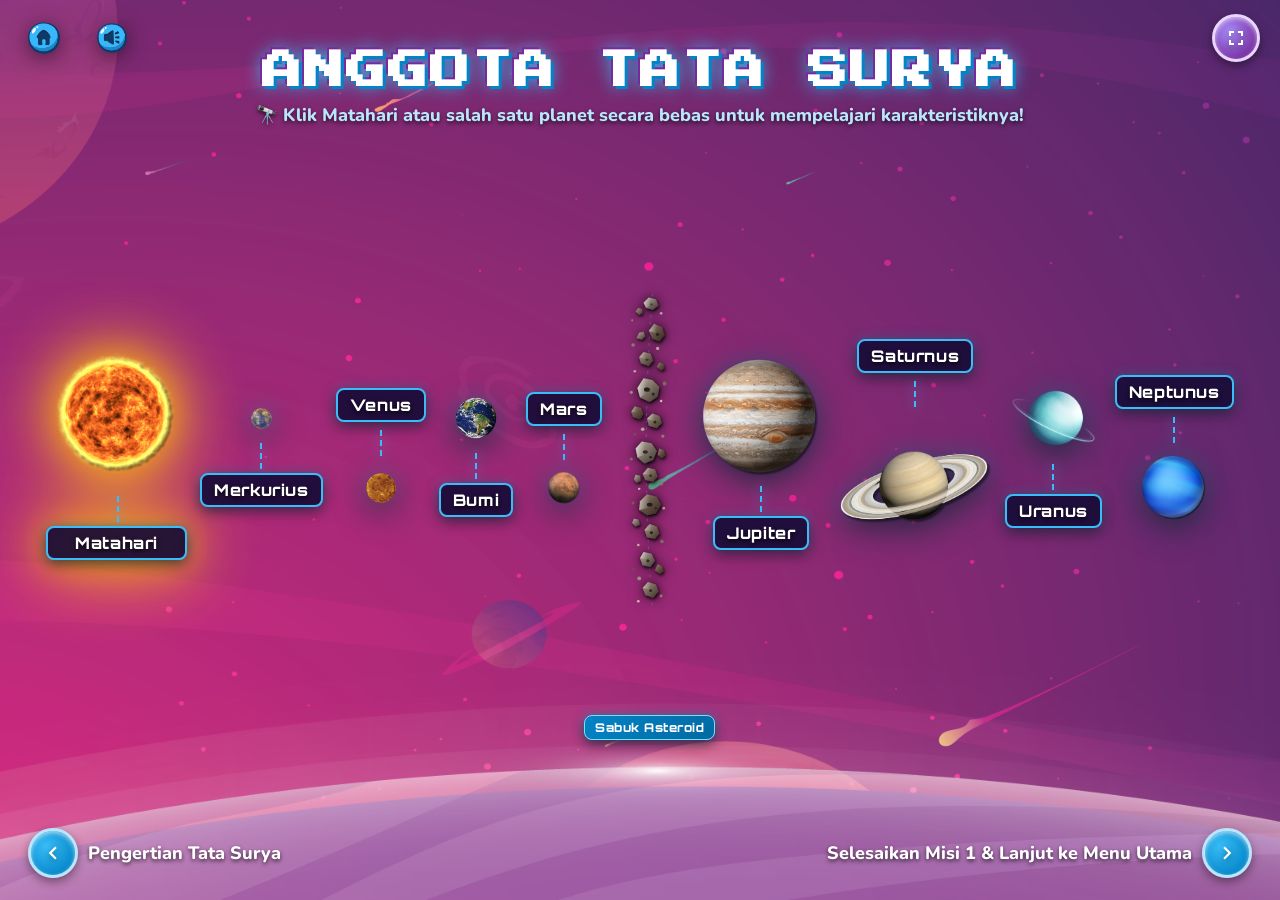
<file: slide-4.html>
<!DOCTYPE html>
<html lang="id">
<head>
  <meta charset="UTF-8">
  <meta name="viewport" content="width=device-width, initial-scale=1.0, maximum-scale=1.0, user-scalable=no">
  <title>Slide 4 - Anggota Tata Surya (Planet Explorer) | PLANET MISSION LAB</title>
  
  <link rel="icon" href="data:image/svg+xml,<svg xmlns=%22http://www.w3.org/2000/svg%22 viewBox=%220 0 100 100%22><text y=%22.9em%22 font-size=%2290%22>🪐</text></svg>">
  <link rel="stylesheet" href="css/styles.css">

  <style>
    /* ====================================================================
       STYLING POP-UP MODAL DETAIL PLANET (OPTIMALISASI PROYEKTOR & LAYAR BESAR)
       ==================================================================== */
    #modal-planet-detail.custom-modal-overlay {
      display: none;
      position: absolute;
      top: 0;
      left: 0;
      width: 100%;
      height: 100%;
      background: rgba(8, 4, 24, 0.82);
      backdrop-filter: blur(10px);
      -webkit-backdrop-filter: blur(10px);
      z-index: 600;
      align-items: center;
      justify-content: center;
      padding: clamp(12px, 2vh, 24px);
      animation: modalFadeIn 0.25s ease-out forwards;
      box-sizing: border-box;
    }
    #modal-planet-detail.custom-modal-overlay.active {
      display: flex;
    }

    @keyframes modalFadeIn {
      from { opacity: 0; transform: scale(0.96); }
      to { opacity: 1; transform: scale(1); }
    }

    .planet-detail-modal-card {
      position: relative;
      width: 96%;
      max-width: clamp(980px, 86vw, 1160px);
      max-height: 94vh;
      background: linear-gradient(155deg, rgba(20, 14, 52, 0.98) 0%, rgba(10, 8, 30, 0.98) 100%);
      border: 2.5px solid #00D2FF;
      border-radius: clamp(20px, 2vw, 26px);
      box-shadow: 0 0 38px rgba(0, 210, 255, 0.45), inset 0 0 24px rgba(0, 210, 255, 0.1);
      padding: clamp(20px, 2.6vh, 28px) clamp(26px, 3vw, 40px);
      box-sizing: border-box;
      display: flex;
      flex-direction: column;
    }

    /* Modal Header */
    .planet-modal-header {
      display: flex;
      justify-content: space-between;
      align-items: center;
      padding-bottom: clamp(12px, 1.6vh, 16px);
      border-bottom: 2px dashed rgba(56, 189, 248, 0.4);
    }

    .planet-modal-title {
      display: flex;
      align-items: center;
      gap: clamp(12px, 1.5vw, 18px);
      margin: 0;
      font-family: var(--font-scifi-head), 'Orbitron', sans-serif;
      font-size: clamp(28px, 3.2vw, 38px);
      font-weight: 900;
      color: #00D2FF;
      text-shadow: 0 0 16px rgba(0, 210, 255, 0.75);
      letter-spacing: 1.5px;
    }

    #modal-planet-icon {
      font-size: clamp(32px, 3.6vw, 44px);
      line-height: 1;
      display: inline-block;
    }

    .planet-modal-close-btn {
      width: clamp(38px, 4.2vh, 44px);
      height: clamp(38px, 4.2vh, 44px);
      border-radius: 50%;
      background: #EF4444;
      border: 2.5px solid #FCA5A5;
      color: #FFFFFF;
      font-size: clamp(18px, 2vh, 22px);
      font-weight: 900;
      display: flex;
      align-items: center;
      justify-content: center;
      cursor: pointer;
      box-shadow: 0 0 14px rgba(239, 68, 68, 0.6);
      transition: transform 0.2s, box-shadow 0.2s, background-color 0.2s;
      line-height: 1;
      padding: 0;
      flex-shrink: 0;
    }
    .planet-modal-close-btn:hover {
      transform: scale(1.12);
      background: #DC2626;
      box-shadow: 0 0 20px rgba(239, 68, 68, 0.9);
    }

    /* Modal Body */
    .planet-modal-body {
      display: flex;
      align-items: center;
      gap: clamp(26px, 3.2vw, 44px);
      margin-top: clamp(16px, 2.2vh, 22px);
      flex-wrap: nowrap;
    }

    .planet-modal-visual-col {
      flex: 0 0 clamp(240px, 23vw, 300px);
      display: flex;
      justify-content: center;
      align-items: center;
    }

    .planet-modal-img {
      width: clamp(230px, 22vw, 290px);
      height: clamp(230px, 22vw, 290px);
      object-fit: contain;
      border-radius: 50%;
      filter: drop-shadow(0 0 26px rgba(0, 210, 255, 0.45));
      animation: gentleFloat 6s ease-in-out infinite alternate;
    }

    @keyframes gentleFloat {
      from { transform: translateY(-4px); }
      to { transform: translateY(4px); }
    }

    .planet-modal-info-col {
      flex: 1;
      min-width: 0;
      display: flex;
      flex-direction: column;
      justify-content: center;
    }

    .planet-modal-tagline {
      color: #FDE047;
      font-family: var(--font-body), sans-serif;
      font-size: clamp(19px, 2vw, 24px);
      font-weight: 900;
      margin-bottom: clamp(10px, 1.4vh, 14px);
      text-shadow: 0 2px 6px rgba(0, 0, 0, 0.85);
      letter-spacing: 0.5px;
    }

    .planet-modal-subdivider {
      border-bottom: 2px dashed rgba(56, 189, 248, 0.35);
      margin-bottom: clamp(12px, 1.6vh, 16px);
      width: 100%;
    }

    /* Grid Karakteristik 2 Kolom */
    .planet-cards-grid {
      display: grid;
      grid-template-columns: 1fr 1fr;
      gap: clamp(10px, 1.4vh, 15px) clamp(14px, 1.6vw, 20px);
    }

    .planet-meta-card {
      background: rgba(14, 23, 58, 0.85);
      border: 1.5px solid rgba(250, 204, 21, 0.3);
      border-left: 5px solid #FACC15;
      border-radius: 10px;
      padding: clamp(11px, 1.4vh, 15px) clamp(14px, 1.6vw, 18px);
      display: flex;
      align-items: center;
      flex-wrap: wrap;
      gap: 6px;
      box-shadow: 0 4px 14px rgba(0, 0, 0, 0.4), inset 0 0 8px rgba(250, 204, 21, 0.04);
      transition: transform 0.18s ease, border-color 0.18s ease;
    }
    .planet-meta-card:hover {
      transform: translateY(-2px);
      border-color: rgba(250, 204, 21, 0.6);
      box-shadow: 0 6px 18px rgba(0, 0, 0, 0.5), 0 0 10px rgba(250, 204, 21, 0.2);
    }

    .planet-card-label {
      color: #FDE047;
      font-family: var(--font-scifi-head), 'Orbitron', sans-serif;
      font-size: clamp(15px, 1.6vw, 18.5px);
      font-weight: 900;
      white-space: nowrap;
      text-shadow: 0 1px 4px rgba(0, 0, 0, 0.9);
      letter-spacing: 0.4px;
    }

    .planet-card-val {
      color: #FFFFFF;
      font-family: var(--font-body), sans-serif;
      font-size: clamp(15px, 1.6vw, 18.5px);
      font-weight: 700;
      text-shadow: 0 1px 3px rgba(0, 0, 0, 0.85);
    }

    /* Modal Footer */
    .planet-modal-footer {
      display: flex;
      justify-content: space-between;
      align-items: center;
      margin-top: clamp(18px, 2.4vh, 24px);
      padding-top: clamp(14px, 1.8vh, 18px);
      border-top: 2px dashed rgba(56, 189, 248, 0.4);
    }

    .planet-modal-nav-btn {
      background: rgba(255, 255, 255, 0.14);
      border: 2px solid rgba(56, 189, 248, 0.55);
      border-radius: 14px;
      color: #FFFFFF;
      font-size: clamp(15px, 1.55vw, 18.5px);
      font-weight: 800;
      padding: clamp(10px, 1.3vh, 14px) clamp(22px, 2.2vw, 32px);
      cursor: pointer;
      transition: all 0.2s ease;
      display: inline-flex;
      align-items: center;
      gap: 8px;
      font-family: var(--font-body), sans-serif;
      box-shadow: 0 4px 12px rgba(0, 0, 0, 0.35);
    }
    .planet-modal-nav-btn:hover {
      background: rgba(0, 210, 255, 0.28);
      border-color: #00D2FF;
      box-shadow: 0 0 16px rgba(0, 210, 255, 0.5);
      transform: translateY(-2px);
    }

    .planet-modal-counter-text {
      color: #FFFFFF;
      font-size: clamp(16.5px, 1.7vw, 20.5px);
      font-weight: 900;
      font-family: var(--font-body), sans-serif;
      letter-spacing: 0.8px;
      text-shadow: 0 2px 6px rgba(0, 0, 0, 0.9);
    }

    /* Style Khusus Gambar Sabuk Asteroid (Lanskap Proporsional, Tidak Terpotong) */
    .planet-modal-img.asteroid-img-style {
      border-radius: 18px !important;
      border: 2px solid rgba(56, 189, 248, 0.65) !important;
      box-shadow: 0 0 24px rgba(0, 210, 255, 0.45) !important;
      object-fit: cover !important;
      width: clamp(230px, 22vw, 290px) !important;
      height: clamp(180px, 18vw, 230px) !important;
    }

    /* Tombol Interaktif Sabuk Asteroid */
    .asteroid-action-btn {
      background: linear-gradient(135deg, rgba(2, 132, 199, 0.35) 0%, rgba(14, 165, 233, 0.2) 100%);
      border: 2px solid #FDE047;
      color: #FFFFFF;
      font-size: clamp(15.5px, 1.65vw, 19px);
      font-weight: 800;
      padding: clamp(10px, 1.3vh, 14px) clamp(28px, 3vw, 42px);
      border-radius: 16px;
      box-shadow: 0 0 20px rgba(250, 204, 21, 0.35), 0 4px 12px rgba(0, 0, 0, 0.4);
      cursor: pointer;
      display: inline-flex;
      align-items: center;
      gap: 12px;
      font-family: var(--font-body), sans-serif;
      transition: all 0.22s ease;
    }
    .asteroid-action-btn:hover {
      background: linear-gradient(135deg, rgba(250, 204, 21, 0.3) 0%, rgba(2, 132, 199, 0.5) 100%);
      border-color: #FFFFFF;
      box-shadow: 0 0 28px rgba(250, 204, 21, 0.65), 0 6px 18px rgba(0, 0, 0, 0.6);
      transform: translateY(-2px) scale(1.02);
    }

    /* ====================================================================
       MODAL PENJELASAN PLANET DALAM & PLANET LUAR (Z-INDEX TINGGI)
       ==================================================================== */
    #modal-planet-classification.custom-modal-overlay {
      display: none;
      position: absolute;
      top: 0;
      left: 0;
      width: 100%;
      height: 100%;
      background: rgba(6, 3, 20, 0.85);
      backdrop-filter: blur(12px);
      -webkit-backdrop-filter: blur(12px);
      z-index: 700;
      align-items: center;
      justify-content: center;
      padding: clamp(12px, 2vh, 24px);
      animation: modalFadeIn 0.25s ease-out forwards;
      box-sizing: border-box;
    }
    #modal-planet-classification.custom-modal-overlay.active {
      display: flex;
    }

    .classification-modal-card {
      position: relative;
      width: 96%;
      max-width: clamp(960px, 86vw, 1120px);
      max-height: 94vh;
      background: linear-gradient(155deg, rgba(20, 14, 52, 0.98) 0%, rgba(10, 8, 30, 0.98) 100%);
      border: 2.5px solid #FDE047;
      border-radius: clamp(20px, 2vw, 26px);
      box-shadow: 0 0 38px rgba(250, 204, 21, 0.35), inset 0 0 24px rgba(250, 204, 21, 0.08);
      padding: clamp(20px, 2.6vh, 28px) clamp(26px, 3vw, 40px);
      box-sizing: border-box;
      display: flex;
      flex-direction: column;
    }

    .classification-body-grid {
      display: grid;
      grid-template-columns: 1fr 1fr;
      gap: clamp(12px, 1.6vh, 18px);
      margin-top: clamp(16px, 2.2vh, 22px);
    }

    .classification-card {
      background: rgba(14, 23, 58, 0.88);
      border: 1.5px solid rgba(56, 189, 248, 0.35);
      border-radius: 14px;
      padding: clamp(14px, 1.8vh, 18px) clamp(16px, 1.8vw, 22px);
      box-shadow: 0 4px 14px rgba(0, 0, 0, 0.4);
      box-sizing: border-box;
    }

    .classification-card.divider-asteroid-card {
      grid-column: span 2;
      border: 1.5px solid rgba(250, 204, 21, 0.45);
      border-left: 6px solid #FACC15;
      background: linear-gradient(135deg, rgba(20, 26, 68, 0.9) 0%, rgba(14, 23, 58, 0.95) 100%);
    }

    .classification-card.inner-planets-card {
      border-left: 6px solid #38BDF8;
    }

    .classification-card.outer-planets-card {
      border-left: 6px solid #A855F7;
    }

    .classification-card-header {
      display: flex;
      align-items: center;
      gap: 12px;
      margin-bottom: 12px;
      padding-bottom: 8px;
      border-bottom: 1.5px dashed rgba(255, 255, 255, 0.18);
    }

    .classification-badge {
      background: #FACC15;
      color: #0F172A;
      font-family: var(--font-scifi-head), 'Orbitron', sans-serif;
      font-weight: 900;
      font-size: clamp(14px, 1.4vw, 16px);
      width: clamp(28px, 3vh, 32px);
      height: clamp(28px, 3vh, 32px);
      border-radius: 50%;
      display: flex;
      align-items: center;
      justify-content: center;
      box-shadow: 0 0 10px rgba(250, 204, 21, 0.6);
      flex-shrink: 0;
    }

    .classification-card-title {
      color: #FDE047;
      font-family: var(--font-scifi-head), 'Orbitron', sans-serif;
      font-size: clamp(17px, 1.7vw, 20px);
      font-weight: 900;
      margin: 0;
      text-shadow: 0 1px 4px rgba(0, 0, 0, 0.9);
      letter-spacing: 0.5px;
    }

    .classification-list {
      margin: 0;
      padding-left: 20px;
      color: #FFFFFF;
      font-family: var(--font-body), sans-serif;
      font-size: clamp(14px, 1.45vw, 16.5px);
      line-height: 1.55;
    }

    .classification-list li {
      margin-bottom: 8px;
    }

    .classification-list li:last-child {
      margin-bottom: 0;
    }

    .planet-chips-row {
      display: flex;
      gap: 8px;
      flex-wrap: wrap;
      margin-top: 8px;
    }

    .planet-mini-chip {
      background: rgba(56, 189, 248, 0.16);
      border: 1.5px solid rgba(56, 189, 248, 0.5);
      border-radius: 8px;
      padding: 4px 12px;
      font-size: clamp(13px, 1.35vw, 15px);
      font-weight: 800;
      color: #FFFFFF;
      text-shadow: 0 1px 3px rgba(0, 0, 0, 0.8);
      box-shadow: 0 2px 6px rgba(0, 0, 0, 0.25);
    }

    .outer-planets-card .planet-mini-chip {
      background: rgba(168, 85, 247, 0.16);
      border-color: rgba(168, 85, 247, 0.5);
    }

    @media (max-width: 768px) {
      .planet-modal-body {
        flex-direction: column;
        gap: 14px;
      }
      .planet-cards-grid {
        grid-template-columns: 1fr;
      }
    }
  </style>
</head>
<body>

  <!-- VIEWPORT 16:9 CONTAINER -->
  <div id="viewport-wrapper">
    <div id="app-stage" style="background-image: url('assets/bg%20keseluruhan.png');">

      <!-- ====================================================================
           GLOBAL HUD (MENGGUNAKAN ASET TOMBOL DARI FOLDER ASSETS)
           ==================================================================== -->
      <header class="stage-hud">
        <div class="hud-left" style="gap: 20px;">
          <!-- Tombol Menu Utama dari Aset -->
          <button id="btn-back-menu" class="asset-icon-btn" data-tooltip="Menu Utama" title="Kembali ke Menu Utama">
            <img src="assets/Tombol%20Rumah.png" alt="Kembali ke Menu Utama">
          </button>

          <!-- Tombol Suara dari Aset -->
          <button id="btn-global-audio" class="asset-icon-btn" data-tooltip="Pengaturan Suara" title="Pengaturan Audio (Tekan M)">
            <img src="assets/Tombol%20Suara.png" alt="Tombol Suara">
          </button>
        </div>

        <div class="hud-center">
          <!-- Spacer HUD Center -->
        </div>

        <div class="hud-right" style="gap: 20px;">
          <!-- Tombol Layar Penuh Proyektor -->
          <button id="btn-global-fullscreen" class="arcade-circle-btn btn-fullscreen" title="Layar Penuh Proyektor (F)">
            <svg viewBox="0 0 24 24"><path d="M7 14H5v5h5v-2H7v-3zm-2-4h2V7h3V5H5v5zm12 7h-3v2h5v-5h-2v3zM14 5v2h3v3h2V5h-5z"/></svg>
          </button>
        </div>
      </header>

      <!-- ====================================================================
           SLIDE 4 CONTENT: ANGGOTA TATA SURYA (PLANET EXPLORER)
           - Planet diperbesar signifikan sesuai proporsi aslinya
           - Ukuran huruf dan label diperbesar agar jelas di proyektor & desktop
           ==================================================================== -->
      <main class="slide active" style="padding: 45px 24px 20px 24px; justify-content: flex-start; align-items: center; background: transparent;">
        <h2 class="arcade-header-title" style="margin-bottom: 6px; font-size: clamp(24px, 3.4vw, 40px);">ANGGOTA TATA SURYA</h2>
        <p style="font-size: clamp(14px, 1.55vw, 18px); font-weight: 800; color: #BAE6FD; margin-bottom: 12px; text-align: center; text-shadow: 0 2px 4px rgba(0, 0, 0, 0.7);">
          🔭 Klik Matahari atau salah satu planet secara bebas untuk mempelajari karakteristiknya!
        </p>

        <!-- PETA ORBIT TATA SURYA INTERAKTIF (PLANET DIPERBESAR SECARA PROPORSIONAL) -->
        <div class="orbit-map-container">
          
          <!-- MATAHARI (Bintang Pusat Raksasa) -->
          <div id="orbit-sun" class="orbit-map-sun" data-planet-index="0" title="Matahari (Pusat Tata Surya)">
            <img src="assets/Matahari.png" alt="Matahari" style="width: 100%; height: auto;">
            <div class="orbit-pin-line" style="margin-left: 50%;"></div>
            <span class="orbit-map-label" style="display: block; text-align: center;">Matahari</span>
          </div>

          <!-- 1. MERKURIUS (Planet Terkecil) -->
          <div class="orbit-map-planet-item planet-item-mercury" data-planet-index="1" title="Merkurius">
            <img src="assets/Merkurius.png" alt="Merkurius" class="orbit-planet-img">
            <div class="orbit-pin-line"></div>
            <span class="orbit-map-label">Merkurius</span>
          </div>

          <!-- 2. VENUS (Ukuran Mirip Bumi) -->
          <div class="orbit-map-planet-item planet-item-venus" data-planet-index="2" title="Venus">
            <span class="orbit-map-label" style="margin-bottom: 4px;">Venus</span>
            <div class="orbit-pin-line"></div>
            <img src="assets/Venus.png" alt="Venus" class="orbit-planet-img">
          </div>

          <!-- 3. BUMI (Terbesar di Planet Dalam) -->
          <div class="orbit-map-planet-item planet-item-earth" data-planet-index="3" title="Bumi">
            <img src="assets/Bumi.png" alt="Bumi" class="orbit-planet-img">
            <div class="orbit-pin-line"></div>
            <span class="orbit-map-label">Bumi</span>
          </div>

          <!-- 4. MARS (Planet Kedua Terkecil) -->
          <div class="orbit-map-planet-item planet-item-mars" data-planet-index="4" title="Mars">
            <span class="orbit-map-label" style="margin-bottom: 4px;">Mars</span>
            <div class="orbit-pin-line"></div>
            <img src="assets/Mars.png" alt="Mars" class="orbit-planet-img">
          </div>

          <!-- SABUK ASTEROID (PEMISAH PLANET DALAM & PLANET LUAR) -->
          <div id="orbit-asteroid-belt" class="asteroid-belt-divider" title="Sabuk Asteroid (Pemisah Planet Dalam & Luar - Klik untuk Info)">
            <svg class="asteroid-belt-svg" viewBox="0 0 70 380" preserveAspectRatio="xMidYMid meet">
              <defs>
                <!-- Filter Efek Bayangan & Kedalaman 3D Bebatuan -->
                <filter id="asteroidShadow" x="-30%" y="-30%" width="170%" height="170%">
                  <feDropShadow dx="1" dy="2" stdDeviation="1.8" flood-color="#000000" flood-opacity="0.85" />
                </filter>
                
                <!-- Gradien Warna 1: Abu-abu Alami Luar Angkasa -->
                <linearGradient id="astGradGray" x1="0%" y1="0%" x2="100%" y2="100%">
                  <stop offset="0%" stop-color="#C7BDB3" />
                  <stop offset="35%" stop-color="#8F8377" />
                  <stop offset="80%" stop-color="#554B43" />
                  <stop offset="100%" stop-color="#322B25" />
                </linearGradient>

                <!-- Gradien Warna 2: Abu-abu Kecokelatan -->
                <linearGradient id="astGradBrownGray" x1="0%" y1="0%" x2="100%" y2="100%">
                  <stop offset="0%" stop-color="#B2A08F" />
                  <stop offset="40%" stop-color="#7C6D5F" />
                  <stop offset="85%" stop-color="#4C3F34" />
                  <stop offset="100%" stop-color="#2B221B" />
                </linearGradient>

                <!-- Gradien Warna 3: Cokelat Gelap Meteorit -->
                <linearGradient id="astGradDarkBrown" x1="0%" y1="0%" x2="100%" y2="100%">
                  <stop offset="0%" stop-color="#9C8877" />
                  <stop offset="45%" stop-color="#645345" />
                  <stop offset="90%" stop-color="#3B2E24" />
                  <stop offset="100%" stop-color="#1E1712" />
                </linearGradient>

                <!-- Highlight Cahaya Matahari (Sisi Kiri Menghadap Arah Matahari) -->
                <linearGradient id="sunlightGleam" x1="0%" y1="0%" x2="100%" y2="0%">
                  <stop offset="0%" stop-color="rgba(255, 255, 255, 0.75)" />
                  <stop offset="60%" stop-color="rgba(255, 255, 255, 0)" />
                </linearGradient>
              </defs>

              <!-- Garis Halus Jalur Orbit Melengkung Natural -->
              <path class="asteroid-orbit-line" d="M 38 10 Q 24 190 38 368" fill="none" stroke="rgba(56, 189, 248, 0.3)" stroke-width="1.2" stroke-dasharray="3 5" />

              <!-- KUMPULAN BEBATUAN ASTEROID TIDAK BERATURAN DENGAN VARIASI UKURAN & POSISI NATURAL -->
              <!-- 1. Batu Atas Sedang -->
              <g class="asteroid-rock" filter="url(#asteroidShadow)">
                <path d="M 34 14 L 42 16 L 45 23 L 39 28 L 31 26 L 28 20 Z" fill="url(#astGradGray)" />
                <path d="M 34 14 L 42 16 L 38 21 L 31 26 L 28 20 Z" fill="url(#sunlightGleam)" opacity="0.6" />
                <circle cx="37" cy="22" r="1.5" fill="#3A322C" opacity="0.7" />
              </g>

              <!-- 2. Batu Kecil -->
              <path class="asteroid-rock" filter="url(#asteroidShadow)" d="M 22 26 L 26 27 L 27 32 L 23 34 L 19 30 Z" fill="url(#astGradBrownGray)" />

              <!-- 3. Debu / Mikro Asteroid -->
              <circle cx="48" cy="32" r="1.5" fill="#C5BCB2" opacity="0.8" />
              <circle cx="15" cy="40" r="1.2" fill="#A89D91" opacity="0.7" />

              <!-- 4. Batu Agak Besar (Faceted 3D) -->
              <g class="asteroid-rock" filter="url(#asteroidShadow)">
                <path d="M 40 44 L 49 48 L 52 57 L 46 64 L 38 61 L 34 52 Z" fill="url(#astGradDarkBrown)" />
                <path d="M 40 44 L 49 48 L 44 55 L 34 52 Z" fill="url(#sunlightGleam)" opacity="0.65" />
                <circle cx="44" cy="56" r="2" fill="#241C16" opacity="0.8" />
              </g>

              <!-- 5. Batu Pipih Miring -->
              <path class="asteroid-rock" filter="url(#asteroidShadow)" d="M 23 54 L 28 53 L 30 58 L 26 62 L 20 60 Z" fill="url(#astGradGray)" />

              <!-- 6. Butiran Kecil -->
              <circle cx="16" cy="68" r="2" fill="#887C71" />
              <circle cx="44" cy="72" r="1.8" fill="#B5A99D" />

              <!-- 7. Batu Sedang (Kecokelatan Berbiku) -->
              <g class="asteroid-rock" filter="url(#asteroidShadow)">
                <path d="M 28 76 L 36 78 L 39 86 L 34 92 L 25 89 L 23 82 Z" fill="url(#astGradBrownGray)" />
                <path d="M 28 76 L 36 78 L 32 84 L 23 82 Z" fill="url(#sunlightGleam)" opacity="0.5" />
                <ellipse cx="32" cy="85" rx="2" ry="1.2" fill="#2C231C" opacity="0.75" />
              </g>

              <!-- 8. Batu Mini -->
              <path class="asteroid-rock" filter="url(#asteroidShadow)" d="M 46 88 L 51 90 L 52 95 L 48 97 L 43 93 Z" fill="url(#astGradDarkBrown)" />
              <circle cx="18" cy="98" r="1.5" fill="#DDD2C7" opacity="0.7" />

              <!-- 9. Batu Besar Ceres-Type (Kawah & Highlight 3D Nyata) -->
              <g class="asteroid-rock" filter="url(#asteroidShadow)">
                <path d="M 28 106 L 38 108 L 46 116 L 44 127 L 35 133 L 24 128 L 21 117 Z" fill="url(#astGradGray)" />
                <path d="M 28 106 L 38 108 L 36 120 L 24 128 L 21 117 Z" fill="url(#sunlightGleam)" opacity="0.7" />
                <ellipse cx="32" cy="119" rx="3.5" ry="2.5" fill="#3D342C" />
                <ellipse cx="31.5" cy="118.5" rx="3" ry="2" fill="#221C16" />
                <circle cx="39" cy="124" r="1.8" fill="#302821" />
              </g>

              <!-- 10. Kerikil Luar Angkasa -->
              <circle cx="52" cy="112" r="2.2" fill="#786B5F" />
              <circle cx="14" cy="122" r="1.8" fill="#998C7F" />
              <circle cx="48" cy="132" r="1.4" fill="#C7BCB0" />

              <!-- 11. Batu Sedang Cokelat Gelap -->
              <g class="asteroid-rock" filter="url(#asteroidShadow)">
                <path d="M 18 138 L 25 140 L 28 147 L 24 153 L 16 150 L 14 144 Z" fill="url(#astGradDarkBrown)" />
                <path d="M 18 138 L 25 140 L 22 145 L 14 144 Z" fill="url(#sunlightGleam)" opacity="0.5" />
              </g>

              <!-- 12. Batu Bersudut Tajam -->
              <g class="asteroid-rock" filter="url(#asteroidShadow)">
                <path d="M 38 146 L 46 149 L 49 157 L 43 163 L 34 160 L 32 152 Z" fill="url(#astGradBrownGray)" />
                <path d="M 38 146 L 46 149 L 42 155 L 32 152 Z" fill="url(#sunlightGleam)" opacity="0.6" />
                <circle cx="41" cy="156" r="1.6" fill="#2C231C" />
              </g>

              <!-- 13. Debu Kosmik Tengah -->
              <circle cx="27" cy="164" r="2" fill="#B3A79A" />
              <circle cx="18" cy="170" r="1.3" fill="#6A5D52" />
              <circle cx="50" cy="172" r="1.7" fill="#8E8073" />

              <!-- 14. Batu Besar Tengah (Pusat Jalur Sabuk) -->
              <g class="asteroid-rock" filter="url(#asteroidShadow)">
                <path d="M 26 178 L 37 180 L 43 189 L 39 199 L 29 203 L 21 196 L 19 186 Z" fill="url(#astGradGray)" />
                <path d="M 26 178 L 37 180 L 33 192 L 21 196 L 19 186 Z" fill="url(#sunlightGleam)" opacity="0.7" />
                <ellipse cx="30" cy="190" rx="3" ry="2" fill="#322922" />
                <circle cx="36" cy="196" r="1.5" fill="#261E18" />
              </g>

              <!-- 15. Satelit Batu Kecil -->
              <path class="asteroid-rock" filter="url(#asteroidShadow)" d="M 46 186 L 51 188 L 53 194 L 49 197 L 44 193 Z" fill="url(#astGradDarkBrown)" />
              <circle cx="14" cy="198" r="1.8" fill="#7C6F62" />

              <!-- 16. Batu Sedang Bawah -->
              <g class="asteroid-rock" filter="url(#asteroidShadow)">
                <path d="M 33 208 L 41 210 L 44 218 L 39 224 L 30 222 L 27 215 Z" fill="url(#astGradBrownGray)" />
                <path d="M 33 208 L 41 210 L 37 216 L 27 215 Z" fill="url(#sunlightGleam)" opacity="0.55" />
                <circle cx="36" cy="217" r="1.5" fill="#30261E" />
              </g>

              <!-- 17. Bebatuan Kecil Berderet -->
              <path class="asteroid-rock" filter="url(#asteroidShadow)" d="M 19 216 L 24 217 L 25 223 L 20 225 L 17 221 Z" fill="url(#astGradGray)" />
              <circle cx="48" cy="226" r="2.2" fill="#887A6E" />
              <circle cx="23" cy="232" r="1.4" fill="#C2B7AC" />

              <!-- 18. Batu Asimetris Besar -->
              <g class="asteroid-rock" filter="url(#asteroidShadow)">
                <path d="M 32 238 L 43 241 L 48 250 L 42 260 L 32 262 L 23 256 L 24 246 Z" fill="url(#astGradDarkBrown)" />
                <path d="M 32 238 L 43 241 L 39 252 L 23 256 L 24 246 Z" fill="url(#sunlightGleam)" opacity="0.65" />
                <ellipse cx="35" cy="250" rx="3.2" ry="2.2" fill="#241B14" />
                <circle cx="42" cy="254" r="1.4" fill="#32261E" />
              </g>

              <!-- 19. Debu dan Batu Mini -->
              <circle cx="16" cy="248" r="1.8" fill="#6A5C50" />
              <circle cx="51" cy="254" r="1.5" fill="#A89B8D" />
              <path class="asteroid-rock" filter="url(#asteroidShadow)" d="M 17 266 L 22 267 L 24 273 L 19 275 L 15 271 Z" fill="url(#astGradGray)" />

              <!-- 20. Batu Sedang Melengkung -->
              <g class="asteroid-rock" filter="url(#asteroidShadow)">
                <path d="M 35 272 L 43 275 L 46 283 L 41 289 L 32 287 L 29 279 Z" fill="url(#astGradBrownGray)" />
                <path d="M 35 272 L 43 275 L 39 281 L 29 279 Z" fill="url(#sunlightGleam)" opacity="0.5" />
                <circle cx="37" cy="282" r="1.7" fill="#2A211A" />
              </g>

              <!-- 21. Taburan Batu Bawah -->
              <circle cx="49" cy="292" r="2" fill="#7E7063" />
              <circle cx="22" cy="296" r="1.5" fill="#BAB0A4" />

              <!-- 22. Batu Bawah Sedang -->
              <g class="asteroid-rock" filter="url(#asteroidShadow)">
                <path d="M 28 304 L 37 306 L 41 314 L 36 321 L 27 319 L 24 311 Z" fill="url(#astGradGray)" />
                <path d="M 28 304 L 37 306 L 33 312 L 24 311 Z" fill="url(#sunlightGleam)" opacity="0.6" />
                <circle cx="33" cy="314" r="1.8" fill="#332B24" />
              </g>

              <!-- 23. Batu Kecil & Partikel Ujung Bawah -->
              <path class="asteroid-rock" filter="url(#asteroidShadow)" d="M 44 318 L 49 320 L 51 326 L 47 329 L 41 325 Z" fill="url(#astGradDarkBrown)" />
              <circle cx="17" cy="324" r="1.6" fill="#5F5247" />
              <circle cx="23" cy="334" r="2.2" fill="#9C8F83" />

              <!-- 24. Batu Penutup Bawah -->
              <g class="asteroid-rock" filter="url(#asteroidShadow)">
                <path d="M 33 338 L 42 341 L 45 349 L 39 356 L 30 353 L 27 345 Z" fill="url(#astGradBrownGray)" />
                <path d="M 33 338 L 42 341 L 38 347 L 27 345 Z" fill="url(#sunlightGleam)" opacity="0.55" />
                <circle cx="36" cy="348" r="1.6" fill="#2E241C" />
              </g>

              <!-- 25. Partikel Halus Paling Bawah -->
              <circle cx="48" cy="354" r="1.7" fill="#887B6F" />
              <circle cx="22" cy="360" r="1.5" fill="#C5BAB0" />
            </svg>
            <div class="asteroid-belt-badge">Sabuk Asteroid</div>
          </div>

          <!-- 5. JUPITER (Planet Terbesar Se-Tata Surya) -->
          <div class="orbit-map-planet-item planet-item-jupiter" data-planet-index="5" title="Jupiter">
            <img src="assets/Jupiter.png" alt="Jupiter" class="orbit-planet-img">
            <div class="orbit-pin-line"></div>
            <span class="orbit-map-label">Jupiter</span>
          </div>

          <!-- 6. SATURNUS (Planet Cincin Megah) -->
          <div class="orbit-map-planet-item planet-item-saturn" data-planet-index="6" title="Saturnus">
            <span class="orbit-map-label" style="margin-bottom: 4px;">Saturnus</span>
            <div class="orbit-pin-line"></div>
            <img src="assets/Saturnus.png" alt="Saturnus" class="orbit-planet-img">
          </div>

          <!-- 7. URANUS (Raksasa Gas Es, Lebih Besar dari Neptunus) -->
          <div class="orbit-map-planet-item planet-item-uranus" data-planet-index="7" title="Uranus">
            <img src="assets/Uranus.png" alt="Uranus" class="orbit-planet-img">
            <div class="orbit-pin-line"></div>
            <span class="orbit-map-label">Uranus</span>
          </div>

          <!-- 8. NEPTUNUS (Raksasa Gas Es Biru) -->
          <div class="orbit-map-planet-item planet-item-neptune" data-planet-index="8" title="Neptunus">
            <span class="orbit-map-label" style="margin-bottom: 4px;">Neptunus</span>
            <div class="orbit-pin-line"></div>
            <img src="assets/Neptunus.png" alt="Neptunus" class="orbit-planet-img">
          </div>

        </div>

        <!-- TOMBOL NAVIGASI BAWAH (HURUF BESAR & JELAS) -->
        <div class="slide-nav-bottom">
          <div id="btn-prev-pengertian" class="nav-btn-wrapper" title="Kembali ke Pengertian Tata Surya">
            <button class="arcade-circle-btn btn-home" style="width: 50px; height: 50px;">
              <svg viewBox="0 0 24 24" style="width: 26px; height: 26px;"><path d="M15.41 7.41L14 6l-6 6 6 6 1.41-1.41L10.83 12z"/></svg>
            </button>
            <span class="nav-label" style="font-size: clamp(15px, 1.6vw, 18px); font-weight: 800;">Pengertian Tata Surya</span>
          </div>

          <div id="btn-complete-m1" class="nav-btn-wrapper" title="Selesaikan Misi 1 & Kembali ke Menu Utama">
            <span class="nav-label" style="font-size: clamp(15px, 1.6vw, 18px); font-weight: 800;">Selesaikan Misi 1 & Lanjut ke Menu Utama</span>
            <button class="arcade-circle-btn btn-home" style="width: 50px; height: 50px;">
              <svg viewBox="0 0 24 24" style="width: 26px; height: 26px;"><path d="M10 6L8.59 7.41 13.17 12l-4.58 4.59L10 18l6-6z"/></svg>
            </button>
          </div>
        </div>
      </main>

    </div>
  </div>


  <!-- ======================================================================
       MODAL KARTU DETAIL KARAKTERISTIK PLANET
       - Sesuai Referensi After 1 (Ringkas, Rapi, Fokus Visual & Karakteristik)
       ====================================================================== -->
  <div id="modal-planet-detail" class="custom-modal-overlay">
    <div class="planet-detail-modal-card">
      <!-- Header Modal -->
      <div class="planet-modal-header">
        <h3 id="modal-planet-title" class="planet-modal-title">
          <span id="modal-planet-icon">🪐</span> <span id="modal-planet-name">Bumi</span>
        </h3>
        <button class="planet-modal-close-btn btn-close-modal" title="Tutup Detail (Esc)">✕</button>
      </div>

      <!-- Body Modal: Kiri Gambar Planet Bundar Utuh, Kanan Karakteristik Grid -->
      <div class="planet-modal-body">
        <!-- Visual Planet Bundar Utuh -->
        <div class="planet-modal-visual-col">
          <img id="modal-planet-img" class="planet-modal-img" src="assets/Bumi.png" alt="Planet">
        </div>

        <!-- Kolom Informasi & Karakteristik (Information Cards Grid 2 Kolom) -->
        <div class="planet-modal-info-col">
          <div id="modal-planet-tagline" class="planet-modal-tagline">
            Planet Biru Rumah Kehidupan
          </div>
          <div class="planet-modal-subdivider"></div>

          <!-- Grid Spesifikasi 2 Kolom -->
          <div id="modal-planet-specs" class="planet-cards-grid"></div>
        </div>
      </div>

      <!-- Footer Modal Planet Biasa (Navigasi Antar Objek) -->
      <div id="planet-modal-footer-nav" class="planet-modal-footer">
        <button id="btn-modal-prev-planet" class="planet-modal-nav-btn" title="Objek Sebelumnya">
          ◀ Planet Sebelumnya
        </button>
        <span id="modal-planet-counter" class="planet-modal-counter-text">Planet 3 (Bumi)</span>
        <button id="btn-modal-next-planet" class="planet-modal-nav-btn" title="Objek Setelahnya">
          Planet Setelahnya ▶
        </button>
      </div>

      <!-- Footer Modal Sabuk Asteroid (Tombol Interaktif Pelajari Planet Dalam & Luar) -->
      <div id="asteroid-modal-footer-action" class="planet-modal-footer" style="display: none; justify-content: center;">
        <button id="btn-open-planet-classification" class="asteroid-action-btn" title="Pelajari Pengelompokan Planet Dalam & Planet Luar">
          <span style="font-size: 1.3em;">📖</span> Pelajari Planet Dalam & Planet Luar 🚀
        </button>
      </div>
    </div>
  </div>


  <!-- ======================================================================
       MODAL PENJELASAN INTERAKTIF: PLANET DALAM & PLANET LUAR
       - Dibuka melalui tombol interaktif di detail Sabuk Asteroid
       ====================================================================== -->
  <div id="modal-planet-classification" class="custom-modal-overlay">
    <div class="classification-modal-card">
      <!-- Header Pop-up -->
      <div class="planet-modal-header">
        <h3 class="planet-modal-title" style="color: #FDE047; text-shadow: 0 0 16px rgba(250, 204, 21, 0.65);">
          <span>🪐</span> <span>Mengenal Planet Dalam dan Planet Luar</span>
        </h3>
        <button id="btn-close-classification" class="planet-modal-close-btn" title="Tutup Penjelasan (Esc)">✕</button>
      </div>

      <!-- Body Pop-up: 2 Kolom (A & B) dan 1 Kolom Bawah (C Sabuk Asteroid) -->
      <div class="classification-body-grid">
        
        <!-- A. Planet Dalam -->
        <div class="classification-card inner-planets-card">
          <div class="classification-card-header">
            <span class="classification-badge">A</span>
            <h4 class="classification-card-title">Planet Dalam</h4>
          </div>
          <ul class="classification-list">
            <li>Merupakan kelompok planet yang memiliki jarak paling dekat dengan Matahari.</li>
            <li>
              <strong>Terdiri dari:</strong>
              <div class="planet-chips-row">
                <span class="planet-mini-chip">☿ Merkurius</span>
                <span class="planet-mini-chip">♀ Venus</span>
                <span class="planet-mini-chip">♁ Bumi</span>
                <span class="planet-mini-chip">♂ Mars</span>
              </div>
            </li>
          </ul>
        </div>

        <!-- B. Planet Luar -->
        <div class="classification-card outer-planets-card">
          <div class="classification-card-header">
            <span class="classification-badge">B</span>
            <h4 class="classification-card-title">Planet Luar</h4>
          </div>
          <ul class="classification-list">
            <li>Merupakan kelompok planet yang memiliki jarak paling jauh dari Matahari.</li>
            <li>
              <strong>Terdiri dari:</strong>
              <div class="planet-chips-row">
                <span class="planet-mini-chip">♃ Jupiter</span>
                <span class="planet-mini-chip">♄ Saturnus</span>
                <span class="planet-mini-chip">♅ Uranus</span>
                <span class="planet-mini-chip">♆ Neptunus</span>
              </div>
            </li>
          </ul>
        </div>

        <!-- C. Sabuk Asteroid sebagai Pembatas -->
        <div class="classification-card divider-asteroid-card">
          <div class="classification-card-header">
            <span class="classification-badge">C</span>
            <h4 class="classification-card-title">Sabuk Asteroid sebagai Pembatas</h4>
          </div>
          <ul class="classification-list">
            <li>Kedua kelompok planet tersebut dipisahkan oleh Sabuk Asteroid.</li>
            <li>Sabuk Asteroid merupakan wilayah di Tata Surya yang terletak di antara orbit planet Mars dan Jupiter.</li>
            <li>Wilayah ini dipenuhi oleh banyak objek kecil tak beraturan berupa batuan, logam, dan planet kerdil.</li>
          </ul>
        </div>

      </div>
    </div>
  </div>


  <!-- ======================================================================
       SCRIPTS
       ====================================================================== -->
  <script src="js/data.js"></script>
  <script src="js/common.js"></script>
  <script>
    document.addEventListener('DOMContentLoaded', () => {
      CommonHUD.init('slide-4');

      let currentPlanetIdx = 3;
      const explorerBodies = PLANET_DATA.bodies.filter(b => b.id !== 'sabuk-asteroid');

      // Tombol Menu & Prev
      const btnMenu = document.getElementById('btn-back-menu');
      const btnPrev = document.getElementById('btn-prev-pengertian');
      if (btnMenu) btnMenu.addEventListener('click', () => {
        CommonAudio.play('button');
        CommonHUD.navigate('slide-2.html');
      });
      if (btnPrev) btnPrev.addEventListener('click', () => {
        CommonAudio.play('button');
        CommonHUD.navigate('slide-3.html');
      });

      // Selesaikan Misi 1 -> Buka Misi 2 (Planet Lab) & Kembali ke Slide 2 (Menu Utama)
      const btnComplete = document.getElementById('btn-complete-m1');
      if (btnComplete) {
        btnComplete.addEventListener('click', () => {
          CommonAudio.play('success');
          CommonState.unlockMission(2); // Membuka Misi 2 (Planet Lab)
          CommonHUD.navigate('slide-2.html');
        });
      }

      // Klik Planet di Peta Orbit
      document.querySelectorAll('[data-planet-index]').forEach(el => {
        el.addEventListener('click', () => {
          const idx = parseInt(el.getAttribute('data-planet-index'), 10);
          openPlanetModal(idx);
        });
      });

      // Klik Sabuk Asteroid
      const asteroidBelt = document.getElementById('orbit-asteroid-belt');
      if (asteroidBelt) {
        asteroidBelt.addEventListener('click', () => {
          CommonAudio.play('click');
          const sabuk = PLANET_DATA.bodies.find(b => b.id === 'sabuk-asteroid');
          if (sabuk) showCustomModal(sabuk.title, sabuk.tagline, sabuk.description, sabuk.image || 'assets/sabuk%20asteroid.jpg');
        });
      }

      function openPlanetModal(idx) {
        CommonAudio.play('click');
        currentPlanetIdx = idx;
        const planet = explorerBodies[idx];
        if (!planet) return;

        const modal = document.getElementById('modal-planet-detail');
        const iconEl = document.getElementById('modal-planet-icon');
        const nameEl = document.getElementById('modal-planet-name');
        const tagEl = document.getElementById('modal-planet-tagline');
        const imgEl = document.getElementById('modal-planet-img');
        const specsEl = document.getElementById('modal-planet-specs');
        const counterEl = document.getElementById('modal-planet-counter');
        const navFooter = document.getElementById('planet-modal-footer-nav');
        const actionFooter = document.getElementById('asteroid-modal-footer-action');

        // Kembalikan tampilan navigasi planet biasa & hilangkan tombol asteroid
        if (navFooter) navFooter.style.display = 'flex';
        if (actionFooter) actionFooter.style.display = 'none';

        if (nameEl) nameEl.textContent = planet.name;
        if (tagEl) tagEl.textContent = planet.tagline;
        if (imgEl) {
          imgEl.src = planet.image;
          imgEl.alt = planet.name;
          imgEl.classList.remove('asteroid-img-style');
        }

        if (planet.id === 'matahari') {
          if (iconEl) iconEl.textContent = '☀️';
          if (specsEl) {
            specsEl.innerHTML = `
              <div class="planet-meta-card">
                <span class="planet-card-label">Jenis:</span>
                <span class="planet-card-val">${planet.type}</span>
              </div>
              <div class="planet-meta-card">
                <span class="planet-card-label">Diameter:</span>
                <span class="planet-card-val">${planet.diameter}</span>
              </div>
              <div class="planet-meta-card">
                <span class="planet-card-label">Suhu Permukaan:</span>
                <span class="planet-card-val">${planet.surfaceTemp}</span>
              </div>
              <div class="planet-meta-card">
                <span class="planet-card-label">Suhu Inti:</span>
                <span class="planet-card-val">${planet.coreTemp}</span>
              </div>
              <div class="planet-meta-card">
                <span class="planet-card-label">Kala Rotasi:</span>
                <span class="planet-card-val">${planet.rotation}</span>
              </div>
              <div class="planet-meta-card">
                <span class="planet-card-label">Komposisi:</span>
                <span class="planet-card-val">${planet.composition}</span>
              </div>
            `;
          }
          if (counterEl) {
            counterEl.textContent = 'Pusat Tata Surya (Matahari)';
          }
        } else {
          if (iconEl) iconEl.textContent = '🪐';

          let satText = 'Tidak Ada';
          if (planet.satellites > 0) {
            if (planet.id === 'bumi') satText = '1 (Bulan (Moon))';
            else if (planet.id === 'mars') satText = '2 (Phobos, Deimos)';
            else if (planet.id === 'jupiter') satText = '79 (Io, Europa, Ganymede, dkk)';
            else if (planet.id === 'saturnus') satText = '82 (Titan, Enceladus, dkk)';
            else if (planet.id === 'uranus') satText = '27 (Titania, Oberon, dkk)';
            else if (planet.id === 'neptunus') satText = '14 (Triton, Proteus, dkk)';
            else satText = `${planet.satellites} (${planet.satelliteList})`;
          }

          let ringText = 'Tidak Ada';
          if (planet.rings) {
            if (planet.id === 'saturnus') ringText = 'Ada (Spektakuler)';
            else if (planet.id === 'uranus') ringText = 'Ada (Cincin Tipis)';
            else ringText = 'Ada';
          }

          if (specsEl) {
            specsEl.innerHTML = `
              <div class="planet-meta-card">
                <span class="planet-card-label">Kelompok:</span>
                <span class="planet-card-val">${planet.group}</span>
              </div>
              <div class="planet-meta-card">
                <span class="planet-card-label">Jarak ke Matahari:</span>
                <span class="planet-card-val">${planet.distance}</span>
              </div>
              <div class="planet-meta-card">
                <span class="planet-card-label">Kala Revolusi:</span>
                <span class="planet-card-val">${planet.revolution}</span>
              </div>
              <div class="planet-meta-card">
                <span class="planet-card-label">Kala Rotasi:</span>
                <span class="planet-card-val">${planet.rotation}</span>
              </div>
              <div class="planet-meta-card">
                <span class="planet-card-label">Satelit:</span>
                <span class="planet-card-val">${satText}</span>
              </div>
              <div class="planet-meta-card">
                <span class="planet-card-label">Cincin:</span>
                <span class="planet-card-val">${ringText}</span>
              </div>
            `;
          }
          if (counterEl) {
            counterEl.textContent = `Planet ${planet.number} (${planet.name})`;
          }
        }

        if (modal) modal.classList.add('active');
      }

      // Tombol Navigasi Modal Prev & Next
      const btnModalPrev = document.getElementById('btn-modal-prev-planet');
      const btnModalNext = document.getElementById('btn-modal-next-planet');

      if (btnModalPrev) {
        btnModalPrev.addEventListener('click', () => {
          if (currentPlanetIdx > 0) {
            openPlanetModal(currentPlanetIdx - 1);
          } else {
            openPlanetModal(explorerBodies.length - 1);
          }
        });
      }

      if (btnModalNext) {
        btnModalNext.addEventListener('click', () => {
          if (currentPlanetIdx < explorerBodies.length - 1) {
            openPlanetModal(currentPlanetIdx + 1);
          } else {
            openPlanetModal(0);
          }
        });
      }

      function showCustomModal(title, subtitle, text, img) {
        const modal = document.getElementById('modal-planet-detail');
        const iconEl = document.getElementById('modal-planet-icon');
        const nameEl = document.getElementById('modal-planet-name');
        const tagEl = document.getElementById('modal-planet-tagline');
        const imgEl = document.getElementById('modal-planet-img');
        const specsEl = document.getElementById('modal-planet-specs');
        const counterEl = document.getElementById('modal-planet-counter');
        const navFooter = document.getElementById('planet-modal-footer-nav');
        const actionFooter = document.getElementById('asteroid-modal-footer-action');

        // Sembunyikan navigasi planet & tampilkan tombol interaktif Sabuk Asteroid
        if (navFooter) navFooter.style.display = 'none';
        if (actionFooter) actionFooter.style.display = 'flex';

        if (iconEl) iconEl.textContent = '☄️';
        if (nameEl) nameEl.textContent = 'Sabuk Asteroid';
        if (tagEl) tagEl.textContent = subtitle || 'Batas Pemisah Alami Planet Dalam & Luar';
        if (imgEl) {
          // Gunakan aset sabuk asteroid.jpg langsung dan terapkan styling lanskap proporsional
          imgEl.src = 'assets/sabuk%20asteroid.jpg';
          imgEl.alt = 'Sabuk Asteroid';
          imgEl.classList.add('asteroid-img-style');
        }

        if (specsEl) {
          specsEl.innerHTML = `
            <div class="planet-meta-card">
              <span class="planet-card-label">Kelompok:</span>
              <span class="planet-card-val">Pembatas Orbit</span>
            </div>
            <div class="planet-meta-card">
              <span class="planet-card-label">Jarak ke Matahari:</span>
              <span class="planet-card-val">329 - 478 juta km</span>
            </div>
            <div class="planet-meta-card">
              <span class="planet-card-label">Objek Utama:</span>
              <span class="planet-card-val">Ceres (Planet Kerdil)</span>
            </div>
            <div class="planet-meta-card">
              <span class="planet-card-label">Jumlah Objek:</span>
              <span class="planet-card-val">Jutaan Batuan Antariksa</span>
            </div>
            <div class="planet-meta-card">
              <span class="planet-card-label">Fungsi:</span>
              <span class="planet-card-val">Pemisah Planet Dalam & Luar</span>
            </div>
            <div class="planet-meta-card">
              <span class="planet-card-label">Cincin:</span>
              <span class="planet-card-val">Tidak Ada</span>
            </div>
          `;
        }
        if (counterEl) counterEl.textContent = 'Sabuk Asteroid';
        if (modal) modal.classList.add('active');
      }

      // Tombol Buka Pop-up Penjelasan Planet Dalam & Planet Luar
      const btnOpenClassification = document.getElementById('btn-open-planet-classification');
      const modalClassification = document.getElementById('modal-planet-classification');
      const btnCloseClassification = document.getElementById('btn-close-classification');

      if (btnOpenClassification && modalClassification) {
        btnOpenClassification.addEventListener('click', () => {
          CommonAudio.play('click');
          modalClassification.classList.add('active');
        });
      }

      if (btnCloseClassification && modalClassification) {
        btnCloseClassification.addEventListener('click', () => {
          CommonAudio.play('click');
          modalClassification.classList.remove('active');
        });
      }

      // Tutup modal klasifikasi jika klik di area overlay gelapnya
      if (modalClassification) {
        modalClassification.addEventListener('click', (e) => {
          if (e.target === modalClassification) {
            CommonAudio.play('click');
            modalClassification.classList.remove('active');
          }
        });
      }

      // Tutup modal jika klik di area overlay gelap
      const modalDetail = document.getElementById('modal-planet-detail');
      if (modalDetail) {
        modalDetail.addEventListener('click', (e) => {
          if (e.target === modalDetail) {
            CommonAudio.play('click');
            modalDetail.classList.remove('active');
          }
        });
      }

      // Tutup modal jika menekan tombol Escape (ESC)
      document.addEventListener('keydown', (e) => {
        if (e.key === 'Escape') {
          // Prioritas tutup pop-up klasifikasi terlebih dahulu jika sedang aktif
          if (modalClassification && modalClassification.classList.contains('active')) {
            CommonAudio.play('click');
            modalClassification.classList.remove('active');
            return;
          }
          if (modalDetail && modalDetail.classList.contains('active')) {
            CommonAudio.play('click');
            modalDetail.classList.remove('active');
          }
        }
      });
    });
  </script>
</body>
</html>
</file>
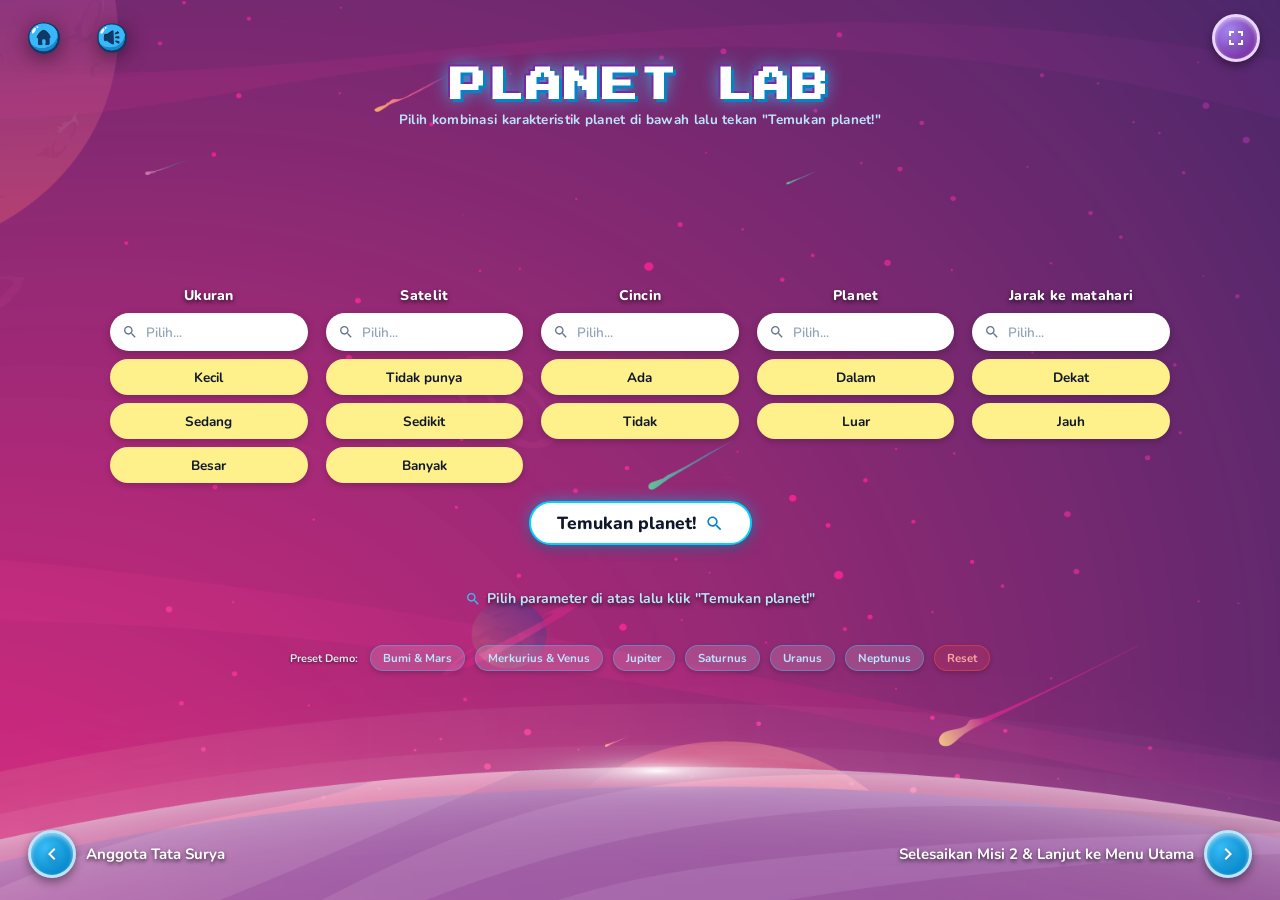
<file: slide-5.html>
<!DOCTYPE html>
<html lang="id">
<head>
  <meta charset="UTF-8">
  <meta name="viewport" content="width=device-width, initial-scale=1.0, maximum-scale=1.0, user-scalable=no">
  <title>Slide 5 - Planet Lab | PLANET MISSION LAB</title>
  
  <link rel="icon" href="data:image/svg+xml,<svg xmlns=%22http://www.w3.org/2000/svg%22 viewBox=%220 0 100 100%22><text y=%22.9em%22 font-size=%2290%22>🪐</text></svg>">
  <link rel="stylesheet" href="css/styles.css">

  <style>
    /* ==========================================================================
       REVISI SLIDE 5: PENYESUAIAN DESAIN PLANET LAB MENGIKUTI REFERENSI SS 2
       ========================================================================== */

    .slide-lab-main {
      padding: clamp(55px, 7vh, 75px) clamp(16px, 2.5vw, 36px) clamp(65px, 7.5vh, 85px) clamp(16px, 2.5vw, 36px) !important;
      justify-content: flex-start !important;
      align-items: center !important;
      background: transparent !important;
      height: 100% !important;
      min-height: 100% !important;
      box-sizing: border-box !important;
      display: flex !important;
      flex-direction: column !important;
      position: relative !important;
    }

    /* Header Group: Judul & Subtitle Tetap di Posisi Atas */
    .lab-header-group {
      display: flex !important;
      flex-direction: column !important;
      align-items: center !important;
      width: 100% !important;
      flex-shrink: 0 !important;
    }

    /* Subtitle di bawah judul PLANET LAB */
    .lab-subtitle {
      font-size: clamp(12px, 1.2vw, 13.5px) !important;
      font-weight: 700 !important;
      color: #BAE6FD !important;
      margin-top: -4px !important;
      margin-bottom: 0 !important;
      text-align: center !important;
      letter-spacing: 0.3px !important;
    }

    /* Kelompok Konten Utama (Filter, Tombol Temukan, Petunjuk, Preset):
       Diposisikan TEPAT DI TENGAH-TENGAH area kerja antara Header dan Navigasi */
    .lab-workspace-center {
      flex: 1 !important;
      display: flex !important;
      flex-direction: column !important;
      align-items: center !important;
      justify-content: center !important; /* Vertically centered di area kerja */
      width: 100% !important;
      max-width: clamp(920px, 92vw, 1060px) !important;
      margin: 0 auto !important;
      box-sizing: border-box !important;
      z-index: 10 !important;
    }

    /* 5 KOLOM FILTER INTERAKTIF (MENGIKUTI SS 2) */
    .lab-filters-row {
      display: flex !important;
      flex-direction: row !important;
      align-items: flex-start !important;
      justify-content: space-between !important;
      gap: clamp(10px, 1.4vw, 18px) !important;
      width: 100% !important;
      max-width: clamp(920px, 92vw, 1060px) !important;
      margin: 0 auto !important;
      box-sizing: border-box !important;
      flex-wrap: nowrap !important;
    }

    /* Kategori Filter per Kolom */
    .lab-filter-group {
      flex: 1 !important;
      min-width: 0 !important;
      max-width: 200px !important;
      display: flex !important;
      flex-direction: column !important;
      align-items: center !important;
      gap: 0 !important;
      box-sizing: border-box !important;
    }

    /* Judul Kategori Kolom (Ukuran, Satelit, Cincin, Planet, Jarak ke matahari) */
    .lab-filter-label {
      font-family: var(--font-body), sans-serif !important;
      font-size: clamp(12.5px, 1.25vw, 14px) !important;
      font-weight: 800 !important;
      color: #FFFFFF !important;
      text-shadow: 0 2px 4px rgba(0, 0, 0, 0.7) !important;
      text-align: center !important;
      margin-bottom: 8px !important;
      white-space: nowrap !important;
      letter-spacing: 0.3px !important;
    }

    /* Input Box Putih Membulat (Capsule / Pill) di Bagian Atas Setiap Kolom */
    .lab-select-input-box {
      width: 100% !important;
      height: 38px !important;
      background: #FFFFFF !important;
      border-radius: 24px !important;
      box-shadow: 0 3px 8px rgba(0, 0, 0, 0.22) !important;
      display: flex !important;
      align-items: center !important;
      padding: 0 12px !important;
      position: relative !important;
      box-sizing: border-box !important;
      cursor: pointer !important;
      transition: box-shadow 0.2s ease !important;
    }

    .lab-select-input-box:hover {
      box-shadow: 0 4px 12px rgba(56, 189, 248, 0.4) !important;
    }

    /* Ikon Pencarian Kaca Pembesar di Sebelah Kiri */
    .lab-search-icon {
      width: 16px !important;
      height: 16px !important;
      fill: #64748B !important;
      flex-shrink: 0 !important;
      margin-right: 8px !important;
    }

    /* Teks Tampilan Input: Placeholder atau Nilai Pilihan Aktif */
    .lab-input-text {
      font-family: var(--font-body), sans-serif !important;
      font-size: clamp(12.5px, 1.25vw, 13.5px) !important;
      font-weight: 700 !important;
      color: #0F172A !important;
      white-space: nowrap !important;
      overflow: hidden !important;
      text-overflow: ellipsis !important;
      flex: 1 !important;
      line-height: 1 !important;
    }

    .lab-input-text.placeholder {
      color: #94A3B8 !important;
      font-weight: 600 !important;
    }

    /* Dropdown Select Tersembunyi (Aksesibilitas & Fallback) */
    .lab-select-hidden {
      position: absolute !important;
      top: 0 !important;
      left: 0 !important;
      width: 100% !important;
      height: 100% !important;
      opacity: 0 !important;
      cursor: pointer !important;
      z-index: 2 !important;
    }

    /* Container Tombol-Tombol Pilihan di Bawah Input Box */
    .lab-options-stack {
      display: flex !important;
      flex-direction: column !important;
      gap: 8px !important;
      width: 100% !important;
      margin-top: 8px !important;
    }

    /* Tombol Pilihan Kuning Membulat (SS 2 Style Pill) */
    .lab-option-pill {
      width: 100% !important;
      height: 36px !important;
      padding: 0 10px !important;
      background: #FEF08A !important; /* Kuning pastel cerah sesuai SS 2 */
      color: #0F172A !important; /* Teks gelap */
      font-family: var(--font-body), sans-serif !important;
      font-size: clamp(12.5px, 1.25vw, 13.5px) !important;
      font-weight: 700 !important;
      text-align: center !important;
      display: flex !important;
      align-items: center !important;
      justify-content: center !important;
      border-radius: 24px !important; /* Membulat penuh seperti SS 2 */
      border: 2px solid transparent !important;
      box-shadow: 0 3px 6px rgba(0, 0, 0, 0.18) !important;
      cursor: pointer !important;
      transition: all 0.18s cubic-bezier(0.34, 1.56, 0.64, 1) !important;
      box-sizing: border-box !important;
      white-space: nowrap !important;
    }

    .lab-option-pill:hover {
      background: #FDE047 !important;
      transform: translateY(-2px) !important;
      box-shadow: 0 5px 10px rgba(0, 0, 0, 0.25) !important;
    }

    /* Tombol Pilihan AKTIF (Highlight Biru / Cyan Terang Menyala Sesuai SS 2) */
    .lab-option-pill.active {
      background: #00E5FF !important; /* Cyan terang menyala sesuai SS 2 */
      color: #000000 !important;
      border-color: #38BDF8 !important;
      box-shadow: 0 0 15px rgba(0, 229, 255, 0.85), 0 0 24px rgba(0, 210, 255, 0.5) !important;
      font-weight: 800 !important;
      transform: translateY(-1px) !important;
    }

    /* Tombol "Temukan planet!" (SS 2 Style) */
    .btn-temukan-planet {
      margin-top: clamp(14px, 2vh, 18px) !important;
      background: #FFFFFF !important;
      color: #0F172A !important;
      font-family: var(--font-body), sans-serif !important;
      font-size: clamp(15px, 1.5vw, 17.5px) !important;
      font-weight: 800 !important;
      padding: 8px 26px !important;
      border-radius: 30px !important;
      border: 2.5px solid #00D2FF !important;
      box-shadow: 0 0 15px rgba(0, 210, 255, 0.5), 0 4px 12px rgba(0, 0, 0, 0.25) !important;
      cursor: pointer !important;
      display: inline-flex !important;
      align-items: center !important;
      justify-content: center !important;
      gap: 8px !important;
      transition: transform 0.18s cubic-bezier(0.34, 1.56, 0.64, 1), box-shadow 0.18s ease, background 0.18s ease !important;
    }

    .btn-temukan-planet:hover {
      transform: scale(1.06) !important;
      box-shadow: 0 0 24px rgba(0, 210, 255, 0.8), 0 6px 18px rgba(0, 0, 0, 0.3) !important;
      background: #F0FDF4 !important;
    }

    .btn-temukan-planet:active {
      transform: scale(0.96) !important;
    }

    .find-planet-icon {
      width: 19px !important;
      height: 19px !important;
      fill: #0284C7 !important;
    }

    /* Area Hasil Pencarian & Teks Petunjuk */
    .lab-results-stage {
      margin-top: clamp(8px, 1.2vh, 12px) !important;
      width: 100% !important;
      max-width: 900px !important;
      min-height: 85px !important;
      display: flex !important;
      align-items: center !important;
      justify-content: center !important;
      gap: 30px !important;
      box-sizing: border-box !important;
    }

    /* Teks Petunjuk di Bawah Tombol Temukan Planet Sesuai SS 2 */
    .lab-instruction-hint {
      display: inline-flex !important;
      align-items: center !important;
      gap: 6px !important;
      color: #BAE6FD !important;
      font-family: var(--font-body), sans-serif !important;
      font-size: clamp(13px, 1.3vw, 14px) !important;
      font-weight: 700 !important;
      text-shadow: 0 2px 4px rgba(0, 0, 0, 0.7) !important;
      text-align: center !important;
    }

    .hint-search-icon {
      width: 16px !important;
      height: 16px !important;
      fill: #38BDF8 !important;
      flex-shrink: 0 !important;
    }

    /* Kartu Hasil Planet */
    .lab-result-card {
      display: flex !important;
      flex-direction: column !important;
      align-items: center !important;
      gap: 6px !important;
      animation: popIn 0.35s cubic-bezier(0.34, 1.56, 0.64, 1) !important;
    }

    .lab-result-img {
      width: clamp(70px, 9vw, 95px) !important;
      height: clamp(70px, 9vw, 95px) !important;
      object-fit: contain !important;
      filter: drop-shadow(0 8px 16px rgba(0, 0, 0, 0.6)) !important;
      animation: planetSpin 35s linear infinite !important;
    }

    .lab-result-name {
      font-family: var(--font-body), sans-serif !important;
      font-size: clamp(14px, 1.5vw, 16px) !important;
      font-weight: 800 !important;
      color: #FFFFFF !important;
      text-shadow: 0 2px 4px rgba(0, 0, 0, 0.8) !important;
    }

    /* Baris Preset Demo Cepat di Bagian Bawah Konten */
    .lab-presets-bar {
      display: flex !important;
      align-items: center !important;
      justify-content: center !important;
      gap: clamp(6px, 0.8vw, 10px) !important;
      margin-top: 4px !important;
      margin-bottom: 4px !important;
      flex-wrap: wrap !important;
      z-index: 10 !important;
    }

    .preset-label {
      font-size: 11px !important;
      font-weight: 700 !important;
      color: #E2E8F0 !important;
      margin-right: 2px !important;
      text-shadow: 0 1px 3px rgba(0, 0, 0, 0.6) !important;
    }

    .lab-preset-chip {
      background: rgba(255, 255, 255, 0.15) !important;
      color: #BAE6FD !important;
      border: 1px solid rgba(56, 189, 248, 0.45) !important;
      padding: 4px 12px !important;
      border-radius: 14px !important;
      font-family: var(--font-body), sans-serif !important;
      font-size: 11.5px !important;
      font-weight: 700 !important;
      cursor: pointer !important;
      transition: all 0.15s ease !important;
      box-shadow: 0 2px 5px rgba(0, 0, 0, 0.2) !important;
    }

    .lab-preset-chip:hover {
      background: #0284C7 !important;
      color: #FFFFFF !important;
      border-color: #38BDF8 !important;
      transform: translateY(-1px) !important;
    }

    .lab-preset-chip.chip-reset {
      border-color: rgba(239, 68, 68, 0.6) !important;
      color: #FCA5A5 !important;
      background: rgba(239, 68, 68, 0.18) !important;
    }

    .lab-preset-chip.chip-reset:hover {
      background: #EF4444 !important;
      color: #FFFFFF !important;
      border-color: #F87171 !important;
    }
  </style>
</head>
<body>

  <!-- VIEWPORT 16:9 CONTAINER -->
  <div id="viewport-wrapper">
    <div id="app-stage" style="background-image: url('assets/bg%20keseluruhan.png');">

      <!-- ====================================================================
           GLOBAL HUD (POJOK KIRI: TOMBOL HOME & SUARA DARI SS 1, KANAN: FULLSCREEN)
           ==================================================================== -->
      <header class="stage-hud">
        <div class="hud-left" style="gap: 20px;">
          <!-- Tombol Menu Utama dari Aset (SS 1) -->
          <button id="btn-back-menu" class="asset-icon-btn" data-tooltip="Menu Utama" title="Kembali ke Menu Utama">
            <img src="assets/Tombol%20Rumah.png" alt="Kembali ke Menu Utama">
          </button>

          <!-- Tombol Suara dari Aset (SS 1) -->
          <button id="btn-global-audio" class="asset-icon-btn" data-tooltip="Pengaturan Suara" title="Pengaturan Audio (Tekan M)">
            <img src="assets/Tombol%20Suara.png" alt="Tombol Suara">
          </button>
        </div>

        <div class="hud-center">
          <!-- Spacer HUD Center -->
        </div>

        <div class="hud-right" style="gap: 20px;">
          <!-- Tombol Layar Penuh Proyektor (SS 1) -->
          <button id="btn-global-fullscreen" class="arcade-circle-btn btn-fullscreen" title="Layar Penuh Proyektor (F)">
            <svg viewBox="0 0 24 24"><path d="M7 14H5v5h5v-2H7v-3zm-2-4h2V7h3V5H5v5zm12 7h-3v2h5v-5h-2v3zM14 5v2h3v3h2V5h-5z"/></svg>
          </button>
        </div>
      </header>

      <!-- ====================================================================
           SLIDE 5 CONTENT: PLANET LAB (TATA LETAK MENGIKUTI SS 2)
           ==================================================================== -->
      <main class="slide active slide-lab-main">
        <!-- 1. ELEMEN YANG TETAP DI ATAS: Judul & Subjudul -->
        <div class="lab-header-group">
          <!-- Judul PLANET LAB dari SS 1 (Dipertahankan) -->
          <h2 class="arcade-header-title" style="margin-bottom: 4px;">PLANET LAB</h2>
          <p class="lab-subtitle">
            Pilih kombinasi karakteristik planet di bawah lalu tekan "Temukan planet!"
          </p>
        </div>

        <!-- 2. KELOMPOK KONTEN UTAMA: DIPUSATKAN SECARA VERTIKAL TEPAT DI TENGAH AREA KERJA -->
        <div class="lab-workspace-center">
          <!-- 5 KOLOM FILTER INTERAKTIF (LEBAR SERAGAM & 1 BARIS HORIZONTAL SESUAI SS 2) -->
          <div class="lab-filters-row">
            
            <!-- 1. UKURAN -->
            <div class="lab-filter-group">
              <span class="lab-filter-label">Ukuran</span>
              <div class="lab-select-input-box" data-category="size">
                <svg class="lab-search-icon" viewBox="0 0 24 24"><path d="M15.5 14h-.79l-.28-.27C15.41 12.59 16 11.11 16 9.5 16 5.91 13.09 3 9.5 3S3 5.91 3 9.5 5.91 16 9.5 16c1.61 0 3.09-.59 4.23-1.57l.27.28v.79l5 4.99L20.49 19l-4.99-5zm-6 0C7.01 14 5 11.99 5 9.5S7.01 5 9.5 5 14 7.01 14 9.5 11.99 14 9.5 14z"/></svg>
                <span class="lab-input-text placeholder" id="display-size">Pilih...</span>
                <select class="lab-select-hidden" data-category="size" aria-label="Pilih Ukuran">
                  <option value="">Pilih...</option>
                  <option value="Kecil">Kecil</option>
                  <option value="Sedang">Sedang</option>
                  <option value="Besar">Besar</option>
                </select>
              </div>
              <div class="lab-options-stack">
                <div class="lab-option-pill" data-category="size" data-val="Kecil">Kecil</div>
                <div class="lab-option-pill" data-category="size" data-val="Sedang">Sedang</div>
                <div class="lab-option-pill" data-category="size" data-val="Besar">Besar</div>
              </div>
            </div>

            <!-- 2. SATELIT (URUTAN SS 2: Tidak punya, Sedikit, Banyak) -->
            <div class="lab-filter-group">
              <span class="lab-filter-label">Satelit</span>
              <div class="lab-select-input-box" data-category="satellites">
                <svg class="lab-search-icon" viewBox="0 0 24 24"><path d="M15.5 14h-.79l-.28-.27C15.41 12.59 16 11.11 16 9.5 16 5.91 13.09 3 9.5 3S3 5.91 3 9.5 5.91 16 9.5 16c1.61 0 3.09-.59 4.23-1.57l.27.28v.79l5 4.99L20.49 19l-4.99-5zm-6 0C7.01 14 5 11.99 5 9.5S7.01 5 9.5 5 14 7.01 14 9.5 11.99 14 9.5 14z"/></svg>
                <span class="lab-input-text placeholder" id="display-satellites">Pilih...</span>
                <select class="lab-select-hidden" data-category="satellites" aria-label="Pilih Satelit">
                  <option value="">Pilih...</option>
                  <option value="Tidak punya">Tidak punya</option>
                  <option value="Sedikit">Sedikit</option>
                  <option value="Banyak">Banyak</option>
                </select>
              </div>
              <div class="lab-options-stack">
                <div class="lab-option-pill" data-category="satellites" data-val="Tidak punya">Tidak punya</div>
                <div class="lab-option-pill" data-category="satellites" data-val="Sedikit">Sedikit</div>
                <div class="lab-option-pill" data-category="satellites" data-val="Banyak">Banyak</div>
              </div>
            </div>

            <!-- 3. CINCIN (SS 2: Ada, Tidak) -->
            <div class="lab-filter-group">
              <span class="lab-filter-label">Cincin</span>
              <div class="lab-select-input-box" data-category="rings">
                <svg class="lab-search-icon" viewBox="0 0 24 24"><path d="M15.5 14h-.79l-.28-.27C15.41 12.59 16 11.11 16 9.5 16 5.91 13.09 3 9.5 3S3 5.91 3 9.5 5.91 16 9.5 16c1.61 0 3.09-.59 4.23-1.57l.27.28v.79l5 4.99L20.49 19l-4.99-5zm-6 0C7.01 14 5 11.99 5 9.5S7.01 5 9.5 5 14 7.01 14 9.5 11.99 14 9.5 14z"/></svg>
                <span class="lab-input-text placeholder" id="display-rings">Pilih...</span>
                <select class="lab-select-hidden" data-category="rings" aria-label="Pilih Cincin">
                  <option value="">Pilih...</option>
                  <option value="Ada">Ada</option>
                  <option value="Tidak">Tidak</option>
                </select>
              </div>
              <div class="lab-options-stack">
                <div class="lab-option-pill" data-category="rings" data-val="Ada">Ada</div>
                <div class="lab-option-pill" data-category="rings" data-val="Tidak">Tidak</div>
              </div>
            </div>

            <!-- 4. PLANET / KELOMPOK (URUTAN SS 2: Dalam, Luar) -->
            <div class="lab-filter-group">
              <span class="lab-filter-label">Planet</span>
              <div class="lab-select-input-box" data-category="group">
                <svg class="lab-search-icon" viewBox="0 0 24 24"><path d="M15.5 14h-.79l-.28-.27C15.41 12.59 16 11.11 16 9.5 16 5.91 13.09 3 9.5 3S3 5.91 3 9.5 5.91 16 9.5 16c1.61 0 3.09-.59 4.23-1.57l.27.28v.79l5 4.99L20.49 19l-4.99-5zm-6 0C7.01 14 5 11.99 5 9.5S7.01 5 9.5 5 14 7.01 14 9.5 11.99 14 9.5 14z"/></svg>
                <span class="lab-input-text placeholder" id="display-group">Pilih...</span>
                <select class="lab-select-hidden" data-category="group" aria-label="Pilih Kelompok Planet">
                  <option value="">Pilih...</option>
                  <option value="Dalam">Dalam</option>
                  <option value="Luar">Luar</option>
                </select>
              </div>
              <div class="lab-options-stack">
                <div class="lab-option-pill" data-category="group" data-val="Dalam">Dalam</div>
                <div class="lab-option-pill" data-category="group" data-val="Luar">Luar</div>
              </div>
            </div>

            <!-- 5. JARAK KE MATAHARI (SS 2: Dekat, Jauh) -->
            <div class="lab-filter-group">
              <span class="lab-filter-label">Jarak ke matahari</span>
              <div class="lab-select-input-box" data-category="distance">
                <svg class="lab-search-icon" viewBox="0 0 24 24"><path d="M15.5 14h-.79l-.28-.27C15.41 12.59 16 11.11 16 9.5 16 5.91 13.09 3 9.5 3S3 5.91 3 9.5 5.91 16 9.5 16c1.61 0 3.09-.59 4.23-1.57l.27.28v.79l5 4.99L20.49 19l-4.99-5zm-6 0C7.01 14 5 11.99 5 9.5S7.01 5 9.5 5 14 7.01 14 9.5 11.99 14 9.5 14z"/></svg>
                <span class="lab-input-text placeholder" id="display-distance">Pilih...</span>
                <select class="lab-select-hidden" data-category="distance" aria-label="Pilih Jarak ke Matahari">
                  <option value="">Pilih...</option>
                  <option value="Dekat">Dekat</option>
                  <option value="Jauh">Jauh</option>
                </select>
              </div>
              <div class="lab-options-stack">
                <div class="lab-option-pill" data-category="distance" data-val="Dekat">Dekat</div>
                <div class="lab-option-pill" data-category="distance" data-val="Jauh">Jauh</div>
              </div>
            </div>

          </div>

          <!-- TOMBOL "Temukan planet!" (SS 2 STYLE DI TENGAH HORIZONTAL) -->
          <button id="btn-find-planet" class="btn-temukan-planet" title="Cari Planet Berdasarkan Parameter">
            <span>Temukan planet!</span>
            <svg class="find-planet-icon" viewBox="0 0 24 24"><path d="M15.5 14h-.79l-.28-.27C15.41 12.59 16 11.11 16 9.5 16 5.91 13.09 3 9.5 3S3 5.91 3 9.5 5.91 16 9.5 16c1.61 0 3.09-.59 4.23-1.57l.27.28v.79l5 4.99L20.49 19l-4.99-5zm-6 0C7.01 14 5 11.99 5 9.5S7.01 5 9.5 5 14 7.01 14 9.5 11.99 14 9.5 14z"/></svg>
          </button>

          <!-- AREA HASIL PENCARIAN & TEKS PETUNJUK (MENGIKUTI SS 2) -->
          <div id="lab-results-stage" class="lab-results-stage">
            <div class="lab-instruction-hint">
              <svg class="hint-search-icon" viewBox="0 0 24 24"><path d="M15.5 14h-.79l-.28-.27C15.41 12.59 16 11.11 16 9.5 16 5.91 13.09 3 9.5 3S3 5.91 3 9.5 5.91 16 9.5 16c1.61 0 3.09-.59 4.23-1.57l.27.28v.79l5 4.99L20.49 19l-4.99-5zm-6 0C7.01 14 5 11.99 5 9.5S7.01 5 9.5 5 14 7.01 14 9.5 11.99 14 9.5 14z"/></svg>
              <span>Pilih parameter di atas lalu klik "Temukan planet!"</span>
            </div>
          </div>

          <!-- PRESET DEMO CEPAT GURU (DI BAGIAN BAWAH KONTEN SEBELUM NAVIGASI) -->
          <div class="lab-presets-bar">
            <span class="preset-label">Preset Demo:</span>
            <button class="lab-preset-chip" data-preset="bumi-mars">Bumi & Mars</button>
            <button class="lab-preset-chip" data-preset="merkurius-venus">Merkurius & Venus</button>
            <button class="lab-preset-chip" data-preset="jupiter">Jupiter</button>
            <button class="lab-preset-chip" data-preset="saturnus">Saturnus</button>
            <button class="lab-preset-chip" data-preset="uranus">Uranus</button>
            <button class="lab-preset-chip" data-preset="neptunus">Neptunus</button>
            <button class="lab-preset-chip chip-reset" data-preset="reset">Reset</button>
          </div>
        </div>

        <!-- Tombol Navigasi Bawah (SS 1) -->
        <div class="slide-nav-bottom">
          <div id="btn-prev-explorer" class="nav-btn-wrapper" title="Kembali ke Anggota Tata Surya">
            <button class="arcade-circle-btn btn-home">
              <svg viewBox="0 0 24 24"><path d="M15.41 7.41L14 6l-6 6 6 6 1.41-1.41L10.83 12z"/></svg>
            </button>
            <span class="nav-label">Anggota Tata Surya</span>
          </div>

          <div id="btn-complete-m2" class="nav-btn-wrapper" title="Selesaikan Misi 2 & Kembali ke Menu Utama">
            <span class="nav-label">Selesaikan Misi 2 & Lanjut ke Menu Utama</span>
            <button class="arcade-circle-btn btn-home">
              <svg viewBox="0 0 24 24"><path d="M10 6L8.59 7.41 13.17 12l-4.58 4.59L10 18l6-6z"/></svg>
            </button>
          </div>
        </div>
      </main>

    </div>
  </div>


  <!-- ======================================================================
       SCRIPTS (LOGIKA FILTER & PRESET DEMO)
       ====================================================================== -->
  <script src="js/data.js"></script>
  <script src="js/common.js"></script>
  <script>
    document.addEventListener('DOMContentLoaded', () => {
      CommonHUD.init('slide-5');

      const currentFilters = {
        size: null,
        satellites: null,
        rings: null,
        group: null,
        distance: null
      };

      // Sinkronisasi status audio pada Tombol Suara Aset
      const btnAudio = document.getElementById('btn-global-audio');
      const updateAudioVisual = () => {
        const isMuted = CommonState.isAudioMuted();
        if (btnAudio) {
          btnAudio.title = isMuted ? 'Suara Dinonaktifkan (Klik untuk Mengaktifkan / Tekan M)' : 'Pengaturan Suara: Aktif (Tekan M)';
          btnAudio.setAttribute('data-tooltip', isMuted ? 'Suara: NONAKTIF' : 'Pengaturan Suara');
          btnAudio.style.opacity = isMuted ? '0.5' : '1';
          btnAudio.style.filter = isMuted 
            ? 'grayscale(0.85) drop-shadow(0 2px 6px rgba(0,0,0,0.4))' 
            : 'drop-shadow(0 4px 10px rgba(0, 0, 0, 0.5))';
        }
      };
      updateAudioVisual();

      if (btnAudio) {
        btnAudio.addEventListener('click', () => {
          setTimeout(updateAudioVisual, 50);
        });
      }

      document.addEventListener('keydown', (e) => {
        if (e.key === 'm' || e.key === 'M') {
          setTimeout(updateAudioVisual, 50);
        }
      });

      // Tombol Menu & Prev
      const btnMenu = document.getElementById('btn-back-menu');
      const btnPrev = document.getElementById('btn-prev-explorer');
      if (btnMenu) btnMenu.addEventListener('click', () => CommonHUD.navigate('slide-2.html'));
      if (btnPrev) btnPrev.addEventListener('click', () => CommonHUD.navigate('slide-4.html'));

      // Selesaikan Misi 2 -> Buka Misi 3 (Mission Room) & Kembali ke Slide 2 (Menu Utama)
      const btnComplete = document.getElementById('btn-complete-m2');
      if (btnComplete) {
        btnComplete.addEventListener('click', () => {
          CommonAudio.play('success');
          CommonState.unlockMission(3);
          CommonHUD.navigate('slide-2.html');
        });
      }

      // Fungsi Update Teks Input Box Display
      function updateInputDisplay(cat, val) {
        const displaySpan = document.getElementById(`display-${cat}`);
        if (displaySpan) {
          if (val) {
            displaySpan.textContent = val;
            displaySpan.classList.remove('placeholder');
          } else {
            displaySpan.textContent = 'Pilih...';
            displaySpan.classList.add('placeholder');
          }
        }
      }

      // Interaksi Pill Filter (Klik untuk Memilih / Batalkan Pilihan)
      document.querySelectorAll('.lab-option-pill').forEach(pill => {
        pill.addEventListener('click', () => {
          const cat = pill.getAttribute('data-category');
          const val = pill.getAttribute('data-val');
          const siblingPills = document.querySelectorAll(`.lab-option-pill[data-category="${cat}"]`);

          if (currentFilters[cat] === val) {
            currentFilters[cat] = null;
            pill.classList.remove('active');
            updateInputDisplay(cat, null);
          } else {
            siblingPills.forEach(p => p.classList.remove('active'));
            currentFilters[cat] = val;
            pill.classList.add('active');
            updateInputDisplay(cat, val);
          }

          const sel = document.querySelector(`.lab-select-hidden[data-category="${cat}"]`);
          if (sel) sel.value = currentFilters[cat] || '';
          CommonAudio.play('click');
        });
      });

      // Select Dropdown Fallback
      document.querySelectorAll('.lab-select-hidden').forEach(sel => {
        sel.addEventListener('change', () => {
          const cat = sel.getAttribute('data-category');
          const val = sel.value || null;
          currentFilters[cat] = val;

          document.querySelectorAll(`.lab-option-pill[data-category="${cat}"]`).forEach(p => {
            if (p.getAttribute('data-val') === val) p.classList.add('active');
            else p.classList.remove('active');
          });
          updateInputDisplay(cat, val);
          CommonAudio.play('click');
        });
      });

      // Tombol Temukan Planet
      const btnFind = document.getElementById('btn-find-planet');
      if (btnFind) {
        btnFind.addEventListener('click', () => {
          CommonAudio.play('button');
          executeFilter();
        });
      }

      function executeFilter() {
        const resultsBox = document.getElementById('lab-results-stage');
        const filtered = PLANET_DATA.labPlanets.filter(p => {
          if (currentFilters.size && (p.size !== currentFilters.size && p.sizeAlt !== currentFilters.size)) return false;
          if (currentFilters.satellites && p.satellites !== currentFilters.satellites) return false;
          if (currentFilters.rings && p.rings !== currentFilters.rings) return false;
          if (currentFilters.group && p.group !== currentFilters.group) return false;
          if (currentFilters.distance && p.distance !== currentFilters.distance) return false;
          return true;
        });

        resultsBox.innerHTML = '';
        if (filtered.length === 0) {
          resultsBox.innerHTML = `
            <div style="text-align: center; color: #FCA5A5; font-weight: 700;">
              <p style="font-size: 15px; margin-bottom: 4px;">❌ Tidak ada planet yang cocok dengan kombinasi parameter ini.</p>
              <p style="font-size: 12px; color: #E2E8F0;">Coba sesuaikan pilihan filter atau gunakan preset demo di bawah!</p>
            </div>
          `;
          CommonAudio.play('wrong');
          return;
        }

        CommonAudio.play('correct');
        filtered.forEach(p => {
          const card = document.createElement('div');
          card.className = 'lab-result-card';
          card.innerHTML = `
            <img class="lab-result-img" src="${p.image}" alt="${p.name}">
            <div class="lab-result-name">${p.name}</div>
          `;
          resultsBox.appendChild(card);
        });
      }

      // Presets Demonstrasi Guru
      document.querySelectorAll('.lab-preset-chip').forEach(chip => {
        chip.addEventListener('click', () => {
          const key = chip.getAttribute('data-preset');
          applyPreset(key);
        });
      });

      function applyPreset(key) {
        Object.keys(currentFilters).forEach(k => {
          currentFilters[k] = null;
          updateInputDisplay(k, null);
        });
        document.querySelectorAll('.lab-option-pill').forEach(p => p.classList.remove('active'));

        switch(key) {
          case 'bumi-mars':
            setVal('size', 'Sedang'); setVal('satellites', 'Sedikit'); setVal('rings', 'Tidak'); setVal('group', 'Dalam'); setVal('distance', 'Dekat');
            break;
          case 'merkurius-venus':
            setVal('size', 'Kecil'); setVal('satellites', 'Tidak punya'); setVal('rings', 'Tidak'); setVal('group', 'Dalam'); setVal('distance', 'Dekat');
            break;
          case 'jupiter':
            setVal('size', 'Besar'); setVal('satellites', 'Banyak'); setVal('rings', 'Tidak'); setVal('group', 'Luar'); setVal('distance', 'Jauh');
            break;
          case 'saturnus':
            setVal('size', 'Besar'); setVal('satellites', 'Banyak'); setVal('rings', 'Ada'); setVal('group', 'Luar'); setVal('distance', 'Jauh');
            break;
          case 'uranus':
            setVal('size', 'Sedang'); setVal('satellites', 'Banyak'); setVal('rings', 'Ada'); setVal('group', 'Luar'); setVal('distance', 'Jauh');
            break;
          case 'neptunus':
            setVal('size', 'Sedang'); setVal('satellites', 'Banyak'); setVal('rings', 'Tidak'); setVal('group', 'Luar'); setVal('distance', 'Jauh');
            break;
          case 'reset':
            resultsBoxToDefault();
            return;
        }

        CommonAudio.play('click');
        executeFilter();
      }

      function resultsBoxToDefault() {
        const resultsBox = document.getElementById('lab-results-stage');
        resultsBox.innerHTML = `
          <div class="lab-instruction-hint">
            <svg class="hint-search-icon" viewBox="0 0 24 24"><path d="M15.5 14h-.79l-.28-.27C15.41 12.59 16 11.11 16 9.5 16 5.91 13.09 3 9.5 3S3 5.91 3 9.5 5.91 16 9.5 16c1.61 0 3.09-.59 4.23-1.57l.27.28v.79l5 4.99L20.49 19l-4.99-5zm-6 0C7.01 14 5 11.99 5 9.5S7.01 5 9.5 5 14 7.01 14 9.5 11.99 14 9.5 14z"/></svg>
            <span>Pilih parameter di atas lalu klik "Temukan planet!"</span>
          </div>
        `;
      }

      function setVal(cat, val) {
        currentFilters[cat] = val;
        const pill = document.querySelector(`.lab-option-pill[data-category="${cat}"][data-val="${val}"]`);
        if (pill) pill.classList.add('active');
        const sel = document.querySelector(`.lab-select-hidden[data-category="${cat}"]`);
        if (sel) sel.value = val;
        updateInputDisplay(cat, val);
      }
    });
  </script>
</body>
</html>
</file>
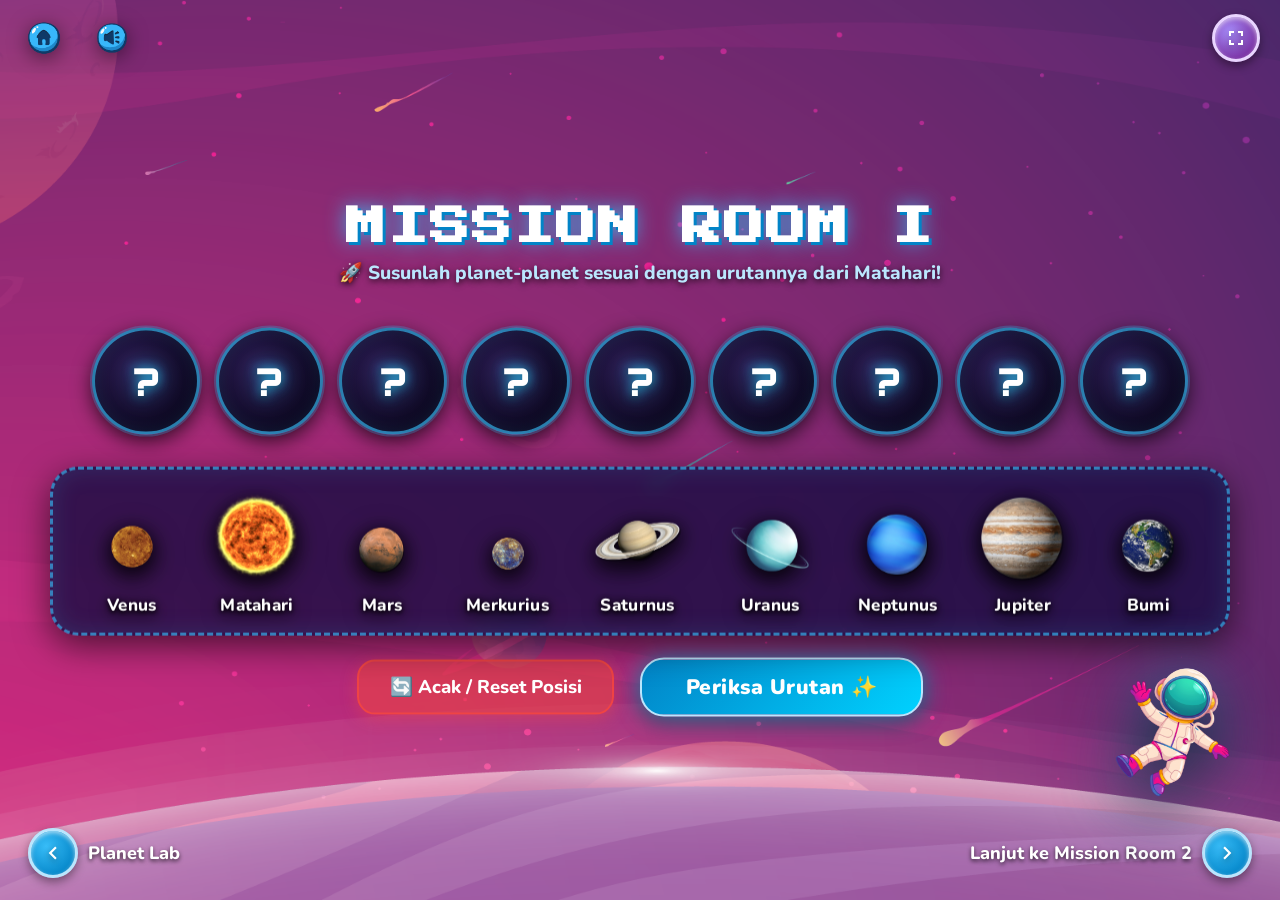
<file: slide-6.html>
<!DOCTYPE html>
<html lang="id">
<head>
  <meta charset="UTF-8">
  <meta name="viewport" content="width=device-width, initial-scale=1.0, maximum-scale=1.0, user-scalable=no">
  <title>Slide 6 - Mission Room I | PLANET MISSION LAB</title>
  
  <link rel="icon" href="data:image/svg+xml,<svg xmlns=%22http://www.w3.org/2000/svg%22 viewBox=%220 0 100 100%22><text y=%22.9em%22 font-size=%2290%22>🪐</text></svg>">
  <link rel="stylesheet" href="css/styles.css">

  <style>
    /* ==========================================================================
       OPTIMALISASI SLIDE 6 (MISSION ROOM 1) UNTUK LAYAR BESAR / PROYEKTOR / PID
       ========================================================================== */

    /* Kontainer slide utama: Terpusat secara vertikal dan seimbang */
    .slide-mission1-main {
      display: flex !important;
      flex-direction: column !important;
      justify-content: center !important;
      align-items: center !important;
      height: 100% !important;
      min-height: 100% !important;
      box-sizing: border-box !important;
      padding-top: clamp(65px, 8.5vh, 88px) !important;
      padding-bottom: clamp(65px, 8vh, 88px) !important;
      padding-left: clamp(20px, 2.5vw, 36px) !important;
      padding-right: clamp(20px, 2.5vw, 36px) !important;
      background: transparent !important;
      position: relative !important;
    }

    /* Wrapper utama seluruh area game: Diturunkan ke tengah layar secara seimbang */
    .mission1-game-container {
      display: flex !important;
      flex-direction: column !important;
      align-items: center !important;
      justify-content: center !important;
      width: 100% !important;
      max-width: clamp(1020px, 94vw, 1260px) !important;
      margin: 0 auto !important;
      /* Geser vertikal ke bawah agar tepat di area tengah kerja layar PID */
      transform: translateY(clamp(8px, 1.4vh, 18px)) !important;
      position: relative !important;
      z-index: 10 !important;
    }

    /* Judul dan Subjudul */
    .mission1-header-title {
      margin-top: 0 !important;
      margin-bottom: clamp(4px, 0.8vh, 8px) !important;
      font-size: clamp(26px, 3.4vw, 40px) !important;
      letter-spacing: 2px !important;
      text-shadow: 3px 3px 0px #0284C7, 0 0 20px rgba(56, 189, 248, 0.85) !important;
    }

    .mission1-instruction-text {
      font-size: clamp(15px, 1.6vw, 19px) !important;
      font-weight: 800 !important;
      color: #BAE6FD !important;
      text-shadow: 0 2px 6px rgba(0, 0, 0, 0.8) !important;
      margin-top: 0 !important;
      margin-bottom: clamp(16px, 2.2vh, 26px) !important;
      text-align: center !important;
    }

    /* --------------------------------------------------------------------------
       1. DERETAN 9 SLOT LINGKARAN JAWABAN (DIPERBESAR & LEBIH JELAS)
       -------------------------------------------------------------------------- */
    .mission1-slots-row {
      display: flex !important;
      align-items: center !important;
      justify-content: center !important;
      gap: clamp(10px, 1.25vw, 18px) !important;
      width: 100% !important;
      max-width: 1260px !important;
      margin-bottom: clamp(18px, 2.5vh, 28px) !important;
      padding: clamp(6px, 1vh, 12px) clamp(10px, 1.2vw, 16px) !important;
      box-sizing: border-box !important;
    }

    .mission-slot.slot-body-uniform {
      width: clamp(86px, 8.4vw, 112px) !important;
      height: clamp(86px, 8.4vw, 112px) !important;
      border-radius: 50% !important;
      cursor: pointer !important;
      transition: transform 0.22s cubic-bezier(0.34, 1.56, 0.64, 1), box-shadow 0.22s ease !important;
    }

    .mission-slot:hover {
      transform: translateY(-5px) scale(1.08) !important;
    }

    /* Lingkaran kosong dengan tanda tanya besar & kontras */
    .slot-circle-empty {
      width: 100% !important;
      height: 100% !important;
      border-radius: 50% !important;
      background: radial-gradient(circle at 35% 35%, #2a1a4e, #0d0820 72%) !important;
      border: 3px solid rgba(56, 189, 248, 0.65) !important;
      box-shadow:
        0 0 0 2px rgba(56, 189, 248, 0.25),
        0 6px 20px rgba(0, 0, 0, 0.75),
        inset 0 0 16px rgba(56, 189, 248, 0.12) !important;
      display: flex !important;
      align-items: center !important;
      justify-content: center !important;
      transition: all 0.22s ease !important;
    }

    .mission-slot:hover .slot-circle-empty {
      border-color: #38BDF8 !important;
      box-shadow:
        0 0 0 3px rgba(56, 189, 248, 0.45),
        0 8px 26px rgba(0, 0, 0, 0.85),
        inset 0 0 22px rgba(56, 189, 248, 0.25) !important;
    }

    .mission-slot .slot-question-mark {
      font-family: var(--font-scifi-head) !important;
      font-size: clamp(28px, 3vw, 42px) !important;
      font-weight: 900 !important;
      color: #FFFFFF !important;
      text-shadow: 0 0 12px #38BDF8, 0 0 24px rgba(56, 189, 248, 0.75), 0 2px 6px rgba(0, 0, 0, 0.9) !important;
      line-height: 1 !important;
    }

    .mission-slot.filled {
      width: clamp(86px, 8.4vw, 112px) !important;
      height: clamp(86px, 8.4vw, 112px) !important;
    }

    .mission-slot.filled .slot-planet-img {
      width: 100% !important;
      height: 100% !important;
      object-fit: contain !important;
      filter: drop-shadow(0 8px 18px rgba(0, 0, 0, 0.75)) drop-shadow(0 0 16px rgba(56, 189, 248, 0.6)) !important;
    }

    /* --------------------------------------------------------------------------
       2. AREA KUMPULAN PLANET (POOL) - DIPERBESAR & TULISAN LEBIH TEGAS
       -------------------------------------------------------------------------- */
    .mission1-pool-row {
      display: flex !important;
      align-items: flex-end !important;
      justify-content: center !important;
      gap: clamp(8px, 1.15vw, 18px) !important;
      flex-wrap: nowrap !important;
      width: 98% !important;
      max-width: clamp(1020px, 94vw, 1260px) !important;
      background: rgba(26, 14, 68, 0.82) !important;
      padding: clamp(16px, 2vh, 22px) clamp(16px, 1.8vw, 26px) clamp(14px, 1.8vh, 18px) clamp(16px, 1.8vw, 26px) !important;
      border-radius: 28px !important;
      border: 3px dashed rgba(56, 189, 248, 0.65) !important;
      box-shadow: 0 10px 35px rgba(0, 0, 0, 0.6), inset 0 0 24px rgba(56, 189, 248, 0.15) !important;
      backdrop-filter: blur(8px) !important;
      margin: 0 auto !important;
      box-sizing: border-box !important;
    }

    .mission-pool-item {
      width: clamp(90px, 9.2vw, 120px) !important;
      cursor: grab !important;
      display: flex !important;
      flex-direction: column !important;
      align-items: center !important;
      justify-content: flex-end !important;
      transition: transform 0.25s cubic-bezier(0.34, 1.56, 0.64, 1), filter 0.25s ease !important;
    }

    .pool-item-img-wrap {
      display: flex !important;
      align-items: flex-end !important;
      justify-content: center !important;
      width: 100% !important;
      height: clamp(74px, 8vw, 98px) !important;
    }

    .pool-item-img-wrap img {
      max-width: 100% !important;
      max-height: 100% !important;
      width: auto !important;
      height: auto !important;
      object-fit: contain !important;
      display: block !important;
      filter: drop-shadow(0 6px 12px rgba(0, 0, 0, 0.7)) !important;
    }

    /* Skala tinggi maksimal planet agar proporsional dan tidak gepeng */
    .pool-item-matahari .pool-item-img-wrap img  { max-height: clamp(74px, 7.8vw, 96px) !important; }
    .pool-item-jupiter .pool-item-img-wrap img   { max-height: clamp(70px, 7.4vw, 92px) !important; }
    .pool-item-saturnus .pool-item-img-wrap img  { max-height: clamp(66px, 7.0vw, 88px) !important; }
    .pool-item-uranus .pool-item-img-wrap img    { max-height: clamp(62px, 6.5vw, 80px) !important; }
    .pool-item-neptunus .pool-item-img-wrap img  { max-height: clamp(62px, 6.5vw, 80px) !important; }
    .pool-item-bumi .pool-item-img-wrap img      { max-height: clamp(62px, 6.5vw, 80px) !important; }
    .pool-item-venus .pool-item-img-wrap img     { max-height: clamp(60px, 6.3vw, 78px) !important; }
    .pool-item-mars .pool-item-img-wrap img      { max-height: clamp(54px, 5.6vw, 70px) !important; }
    .pool-item-merkurius .pool-item-img-wrap img { max-height: clamp(48px, 5.0vw, 64px) !important; }

    .pool-item-saturnus { width: clamp(98px, 10vw, 130px) !important; }
    .pool-item-uranus   { width: clamp(94px, 9.6vw, 124px) !important; }

    /* Label Nama Planet di Bawah Gambar */
    .pool-item-name {
      font-family: var(--font-body), sans-serif !important;
      font-size: clamp(14px, 1.4vw, 17px) !important;
      font-weight: 800 !important;
      color: #FFFFFF !important;
      text-shadow: 0 2px 4px rgba(0, 0, 0, 0.9), 0 0 8px rgba(0, 0, 0, 0.7) !important;
      margin-top: 8px !important;
      letter-spacing: 0.3px !important;
      text-align: center !important;
      white-space: nowrap !important;
    }

    .mission-pool-item:hover {
      transform: translateY(-7px) scale(1.15) !important;
      filter: drop-shadow(0 12px 24px rgba(0, 0, 0, 0.85)) drop-shadow(0 0 18px rgba(56, 189, 248, 0.8)) !important;
    }

    .mission-pool-item.selected {
      transform: translateY(-9px) scale(1.18) !important;
      filter: drop-shadow(0 0 22px #FDE047) drop-shadow(0 0 36px rgba(253, 224, 71, 0.9)) !important;
    }

    /* --------------------------------------------------------------------------
       3. TOMBOL AKSI INTERAKTIF (ACAK / RESET & PERIKSA URUTAN)
       -------------------------------------------------------------------------- */
    .mission-actions-row {
      display: flex !important;
      justify-content: center !important;
      align-items: center !important;
      gap: clamp(16px, 2vw, 26px) !important;
      margin-top: clamp(18px, 2.4vh, 26px) !important;
      width: 100% !important;
    }

    .btn-action-reset-m1 {
      padding: clamp(11px, 1.4vh, 15px) clamp(24px, 2.4vw, 34px) !important;
      font-size: clamp(15.5px, 1.6vw, 18.5px) !important;
      font-weight: 800 !important;
      border-radius: 18px !important;
      background: rgba(239, 68, 68, 0.6) !important;
      border: 2px solid #EF4444 !important;
      color: #FFFFFF !important;
      box-shadow: 0 4px 16px rgba(239, 68, 68, 0.45) !important;
      cursor: pointer !important;
      transition: all 0.2s ease !important;
      display: inline-flex !important;
      align-items: center !important;
      gap: 8px !important;
      font-family: var(--font-body), sans-serif !important;
    }

    .btn-action-reset-m1:hover {
      background: #EF4444 !important;
      box-shadow: 0 0 22px rgba(239, 68, 68, 0.75), 0 6px 18px rgba(0, 0, 0, 0.6) !important;
      transform: translateY(-2px) scale(1.03) !important;
    }

    .btn-action-check-m1 {
      padding: clamp(12px, 1.5vh, 16px) clamp(34px, 3.4vw, 48px) !important;
      font-size: clamp(17px, 1.75vw, 21px) !important;
      font-weight: 900 !important;
      border-radius: 24px !important;
      background: linear-gradient(135deg, #0284C7 0%, #00D2FF 100%) !important;
      border: 2.5px solid #BAE6FD !important;
      color: #FFFFFF !important;
      box-shadow: 0 0 24px rgba(0, 210, 255, 0.6), 0 6px 20px rgba(0, 0, 0, 0.5) !important;
      cursor: pointer !important;
      transition: all 0.2s ease !important;
      display: inline-flex !important;
      align-items: center !important;
      gap: 10px !important;
      font-family: var(--font-body), sans-serif !important;
      letter-spacing: 0.5px !important;
    }

    .btn-action-check-m1:hover {
      background: linear-gradient(135deg, #0369A1 0%, #38BDF8 100%) !important;
      border-color: #FFFFFF !important;
      box-shadow: 0 0 32px rgba(0, 210, 255, 0.85), 0 8px 24px rgba(0, 0, 0, 0.7) !important;
      transform: translateY(-2px) scale(1.03) !important;
    }

    /* --------------------------------------------------------------------------
       4. MASKOT ASTRONOT DI SAMPING (POSISI AMAN TIDAK MENUTUPI TOMBOL)
       -------------------------------------------------------------------------- */
    .mission1-mascot-wrapper {
      position: absolute !important;
      right: clamp(14px, 2vw, 34px) !important;
      bottom: clamp(65px, 9.5vh, 105px) !important;
      width: clamp(115px, 12vw, 155px) !important;
      z-index: 25 !important;
      pointer-events: auto !important;
      cursor: pointer !important;
    }
  </style>
</head>
<body>

  <!-- VIEWPORT 16:9 CONTAINER -->
  <div id="viewport-wrapper">
    <div id="app-stage" style="background-image: url('assets/bg%20keseluruhan.png');">

      <!-- ====================================================================
           GLOBAL HUD
           ==================================================================== -->
      <header class="stage-hud">
        <div class="hud-left" style="gap: 20px;">
          <button id="btn-back-menu" class="asset-icon-btn" data-tooltip="Menu Utama" title="Kembali ke Menu Utama">
            <img src="assets/Tombol%20Rumah.png" alt="Kembali ke Menu Utama">
          </button>
          <button id="btn-global-audio" class="asset-icon-btn" data-tooltip="Pengaturan Suara" title="Pengaturan Audio (Tekan M)">
            <img src="assets/Tombol%20Suara.png" alt="Tombol Suara">
          </button>
        </div>
        <div class="hud-center"></div>
        <div class="hud-right" style="gap: 20px;">
          <button id="btn-global-fullscreen" class="arcade-circle-btn btn-fullscreen" title="Layar Penuh Proyektor (F)">
            <svg viewBox="0 0 24 24"><path d="M7 14H5v5h5v-2H7v-3zm-2-4h2V7h3V5H5v5zm12 7h-3v2h5v-5h-2v3zM14 5v2h3v3h2V5h-5z"/></svg>
          </button>
        </div>
      </header>

      <!-- ====================================================================
           SLIDE 6 CONTENT: MISSION ROOM I
           ==================================================================== -->
      <main class="slide active slide-mission1-main">
        <h2 class="arcade-header-title mission1-header-title">MISSION ROOM I</h2>
        <p class="mission-instruction-text mission1-instruction-text">
          🚀 Susunlah planet-planet sesuai dengan urutannya dari Matahari!
        </p>

        <!-- KELOMPOK UTAMA PERMAINAN (DITURUNKAN KE TENGAH SECARA VERTIKAL) -->
        <div class="mission1-game-container">
          <!-- 9 SLOT LINGKARAN HITAM POLOS -->
          <div id="mission1-slots-row" class="mission1-slots-row"></div>

          <!-- POOL BENDA ANGKASA SECARA ACAK -->
          <div id="mission1-pool-row" class="mission1-pool-row"></div>

          <!-- TOMBOL AKSI MISI 1 (DIPERBESAR & NYAMAN DI-TOUCH) -->
          <div class="mission-actions-row">
            <button id="btn-reset-m1" class="btn-action-reset-m1" title="Acak kembali posisi planet">
              🔄 Acak / Reset Posisi
            </button>
            <button id="btn-check-m1" class="btn-action-check-m1" title="Periksa kebenaran urutan planet">
              Periksa Urutan ✨
            </button>
          </div>
        </div>

        <!-- MASKOT 1 -->
        <div id="mission1-mascot" class="mission1-mascot-wrapper" title="Astronot Penjelajah Antariksa (Klik)">
          <img src="assets/Maskot%201.png" alt="Maskot 1 Astronot" class="mission1-floating-mascot">
        </div>

        <!-- TOMBOL NAVIGASI BAWAH -->
        <div class="slide-nav-bottom">
          <div id="btn-prev-lab" class="nav-btn-wrapper" title="Kembali ke Planet Lab">
            <button class="arcade-circle-btn btn-home" style="width: 50px; height: 50px;">
              <svg viewBox="0 0 24 24" style="width: 26px; height: 26px;"><path d="M15.41 7.41L14 6l-6 6 6 6 1.41-1.41L10.83 12z"/></svg>
            </button>
            <span class="nav-label" style="font-size: clamp(15px, 1.6vw, 18px); font-weight: 800;">Planet Lab</span>
          </div>

          <div id="btn-direct-m2" class="nav-btn-wrapper" title="Lanjut ke Mission Room 2">
            <span class="nav-label" style="font-size: clamp(15px, 1.6vw, 18px); font-weight: 800;">Lanjut ke Mission Room 2</span>
            <button class="arcade-circle-btn btn-home" style="width: 50px; height: 50px;">
              <svg viewBox="0 0 24 24" style="width: 26px; height: 26px;"><path d="M10 6L8.59 7.41 13.17 12l-4.58 4.59L10 18l6-6z"/></svg>
            </button>
          </div>
        </div>
      </main>

    </div>
  </div>


  <!-- ======================================================================
       POPUP FEEDBACK MODAL (SUKSES / GAGAL)
       ====================================================================== -->
  <div id="modal-feedback" class="modal-feedback-overlay">
    <div id="feedback-card-container" class="feedback-card-container">
      <div id="feedback-badge-icon" class="feedback-badge-icon success">
        <svg viewBox="0 0 24 24"><path d="M9 16.17L4.83 12l-1.42 1.41L9 19 21 7l-1.41-1.41z"/></svg>
      </div>
      <p id="feedback-message-text" class="feedback-message-text">
        Yeay! Urutannya sudah benar, kamu boleh menjelajah ke petualangan selanjutnya!
      </p>
      <button id="feedback-modal-btn" class="feedback-action-btn-circle" title="Lanjut">
        <svg id="modal-icon-next" viewBox="0 0 24 24"><path d="M10 6L8.59 7.41 13.17 12l-4.58 4.59L10 18l6-6z"/></svg>
        <svg id="modal-icon-retry" style="display: none;" viewBox="0 0 24 24"><path d="M17.65 6.35C16.2 4.9 14.21 4 12 4c-4.42 0-7.99 3.58-7.99 8s3.57 8 7.99 8c3.73 0 6.84-2.55 7.73-6h-2.08c-.82 2.33-3.04 4-5.65 4-3.31 0-6-2.69-6-6s2.69-6 6-6c1.66 0 3.14.69 4.22 1.78L13 11h7V4l-2.35 2.35z"/></svg>
      </button>
    </div>
  </div>


  <!-- ======================================================================
       SCRIPTS
       ====================================================================== -->
  <script src="js/data.js"></script>
  <script src="js/common.js"></script>
  <script>
    document.addEventListener('DOMContentLoaded', () => {
      CommonHUD.init('slide-6');

      let userSlots = new Array(9).fill(null);
      let pool = [];
      let selectedPoolItem = null;

      // Navigasi
      const btnMenu = document.getElementById('btn-back-menu');
      const btnPrev = document.getElementById('btn-prev-lab');
      const btnDirect = document.getElementById('btn-direct-m2');
      if (btnMenu) btnMenu.addEventListener('click', () => {
        CommonAudio.play('button');
        CommonHUD.navigate('slide-2.html');
      });
      if (btnPrev) btnPrev.addEventListener('click', () => {
        CommonAudio.play('button');
        CommonHUD.navigate('slide-5.html');
      });
      if (btnDirect) btnDirect.addEventListener('click', () => {
        CommonAudio.play('button');
        CommonHUD.navigate('slide-7.html');
      });

      // Interaksi Maskot 1
      const mascot1 = document.getElementById('mission1-mascot');
      if (mascot1) {
        mascot1.addEventListener('click', () => {
          CommonAudio.play('correct');
          mascot1.style.transform = 'scale(1.15)';
          setTimeout(() => { mascot1.style.transform = ''; }, 350);
        });
      }

      function resetMission() {
        userSlots = new Array(9).fill(null);
        selectedPoolItem = null;
        const correct = PLANET_DATA.missions.mission1.correctOrder;
        pool = [...correct].sort(() => Math.random() - 0.5);
        renderSlots();
        renderPool();
      }

      function renderSlots() {
        const slotsRow = document.getElementById('mission1-slots-row');
        if (!slotsRow) return;
        slotsRow.innerHTML = '';

        userSlots.forEach((item, index) => {
          const slot = document.createElement('div');
          slot.className = 'mission-slot slot-body-uniform' + (item ? ' filled' : '');
          slot.setAttribute('data-index', index);
          slot.setAttribute('title', item
            ? item.name + ' (Klik untuk mengembalikan ke rak)'
            : 'Slot ' + (index === 0 ? 'Pusat (Matahari)' : 'Planet ' + index));

          if (item) {
            // Slot sudah diisi — tampilkan gambar planet
            const img = document.createElement('img');
            img.src = item.image;
            img.alt = item.name;
            img.className = 'slot-planet-img';
            slot.appendChild(img);

            slot.addEventListener('click', () => {
              CommonAudio.play('click');
              pool.push(item);
              userSlots[index] = null;
              renderSlots();
              renderPool();
            });
          } else {
            // Slot kosong — LINGKARAN HITAM POLOS dengan tanda tanya
            const circle = document.createElement('div');
            circle.className = 'slot-circle-empty';

            const qmark = document.createElement('span');
            qmark.className = 'slot-question-mark';
            qmark.textContent = '?';
            circle.appendChild(qmark);
            slot.appendChild(circle);

            // Klik untuk mengisi slot
            slot.addEventListener('click', () => {
              if (selectedPoolItem) {
                CommonAudio.play('click');
                userSlots[index] = selectedPoolItem;
                pool = pool.filter(p => p.id !== selectedPoolItem.id);
                selectedPoolItem = null;
                renderSlots();
                renderPool();
              }
            });

            // HTML5 Drag & Drop
            slot.addEventListener('dragover', (e) => e.preventDefault());
            slot.addEventListener('drop', (e) => {
              e.preventDefault();
              const itemId = e.dataTransfer.getData('text/plain');
              const dropped = pool.find(p => p.id === itemId);
              if (dropped) {
                CommonAudio.play('click');
                userSlots[index] = dropped;
                pool = pool.filter(p => p.id !== itemId);
                renderSlots();
                renderPool();
              }
            });
          }

          slotsRow.appendChild(slot);
        });
      }

      function renderPool() {
        const poolRow = document.getElementById('mission1-pool-row');
        if (!poolRow) return;
        poolRow.innerHTML = '';

        if (pool.length === 0) {
          poolRow.innerHTML = '<div style="padding: 10px 20px; text-align: center;"><p style="font-size: 15px; font-weight: 800; color: #BAE6FD; text-shadow: 0 2px 4px rgba(0,0,0,0.6);">✨ Semua planet telah ditempatkan! Silakan tekan tombol <strong>"Periksa Urutan"</strong> di bawah.</p></div>';
          return;
        }

        pool.forEach(item => {
          const el = document.createElement('div');
          el.className = 'mission-pool-item pool-item-' + item.id + (selectedPoolItem && selectedPoolItem.id === item.id ? ' selected' : '');
          el.setAttribute('draggable', 'true');
          el.setAttribute('title', 'Klik atau Drag: ' + item.name);

          // Wrapper gambar
          const imgWrap = document.createElement('div');
          imgWrap.className = 'pool-item-img-wrap';

          const img = document.createElement('img');
          img.src = item.image;
          img.alt = item.name;
          img.setAttribute('draggable', 'false');
          imgWrap.appendChild(img);

          // Label nama
          const nameLabel = document.createElement('span');
          nameLabel.className = 'pool-item-name';
          nameLabel.textContent = item.name;

          el.appendChild(imgWrap);
          el.appendChild(nameLabel);

          el.addEventListener('dragstart', (e) => {
            e.dataTransfer.setData('text/plain', item.id);
          });

          el.addEventListener('click', () => {
            CommonAudio.play('click');
            const firstEmpty = userSlots.findIndex(s => s === null);
            if (firstEmpty !== -1) {
              userSlots[firstEmpty] = item;
              pool = pool.filter(p => p.id !== item.id);
              selectedPoolItem = null;
              renderSlots();
              renderPool();
              return;
            }
            if (selectedPoolItem && selectedPoolItem.id === item.id) {
              selectedPoolItem = null;
            } else {
              selectedPoolItem = item;
            }
            renderPool();
          });

          poolRow.appendChild(el);
        });
      }

      function checkOrder() {
        const correct = PLANET_DATA.missions.mission1.correctOrder;
        let isCorrect = true;
        for (let i = 0; i < correct.length; i++) {
          if (!userSlots[i] || userSlots[i].id !== correct[i].id) {
            isCorrect = false;
            break;
          }
        }

        const modal = document.getElementById('modal-feedback');
        const badge = document.getElementById('feedback-badge-icon');
        const msg = document.getElementById('feedback-message-text');
        const iconNext = document.getElementById('modal-icon-next');
        const iconRetry = document.getElementById('modal-icon-retry');
        const btnAction = document.getElementById('feedback-modal-btn');

        if (isCorrect) {
          CommonAudio.play('success');
          CommonState.unlockMission(3);
          badge.className = 'feedback-badge-icon success';
          badge.innerHTML = '<svg viewBox="0 0 24 24"><path d="M9 16.17L4.83 12l-1.42 1.41L9 19 21 7l-1.41-1.41z"/></svg>';
          msg.textContent = 'Yeay! Urutannya sudah benar, kamu boleh menjelajah ke petualangan selanjutnya!';
          iconNext.style.display = 'block';
          iconRetry.style.display = 'none';
          btnAction.onclick = () => {
            modal.classList.remove('active');
            CommonHUD.navigate('slide-7.html');
          };
        } else {
          CommonAudio.play('wrong');
          badge.className = 'feedback-badge-icon failure';
          badge.innerHTML = '<svg viewBox="0 0 24 24"><path d="M19 6.41L17.59 5 12 10.59 6.41 5 5 6.41 10.59 12 5 17.59 6.41 19 12 13.41 17.59 19 19 17.59 13.41 12z"/></svg>';
          msg.textContent = 'Jawabanmu salah, coba kembali pelajari materi sebelumnya, dan kerjakan dengan teliti!';
          iconNext.style.display = 'none';
          iconRetry.style.display = 'block';
          btnAction.onclick = () => {
            modal.classList.remove('active');
            resetMission();
          };
        }

        modal.classList.add('active');
      }

      document.getElementById('btn-check-m1').addEventListener('click', checkOrder);
      document.getElementById('btn-reset-m1').addEventListener('click', () => {
        CommonAudio.play('click');
        resetMission();
      });

      resetMission();
    });
  </script>
</body>
</html>
</file>
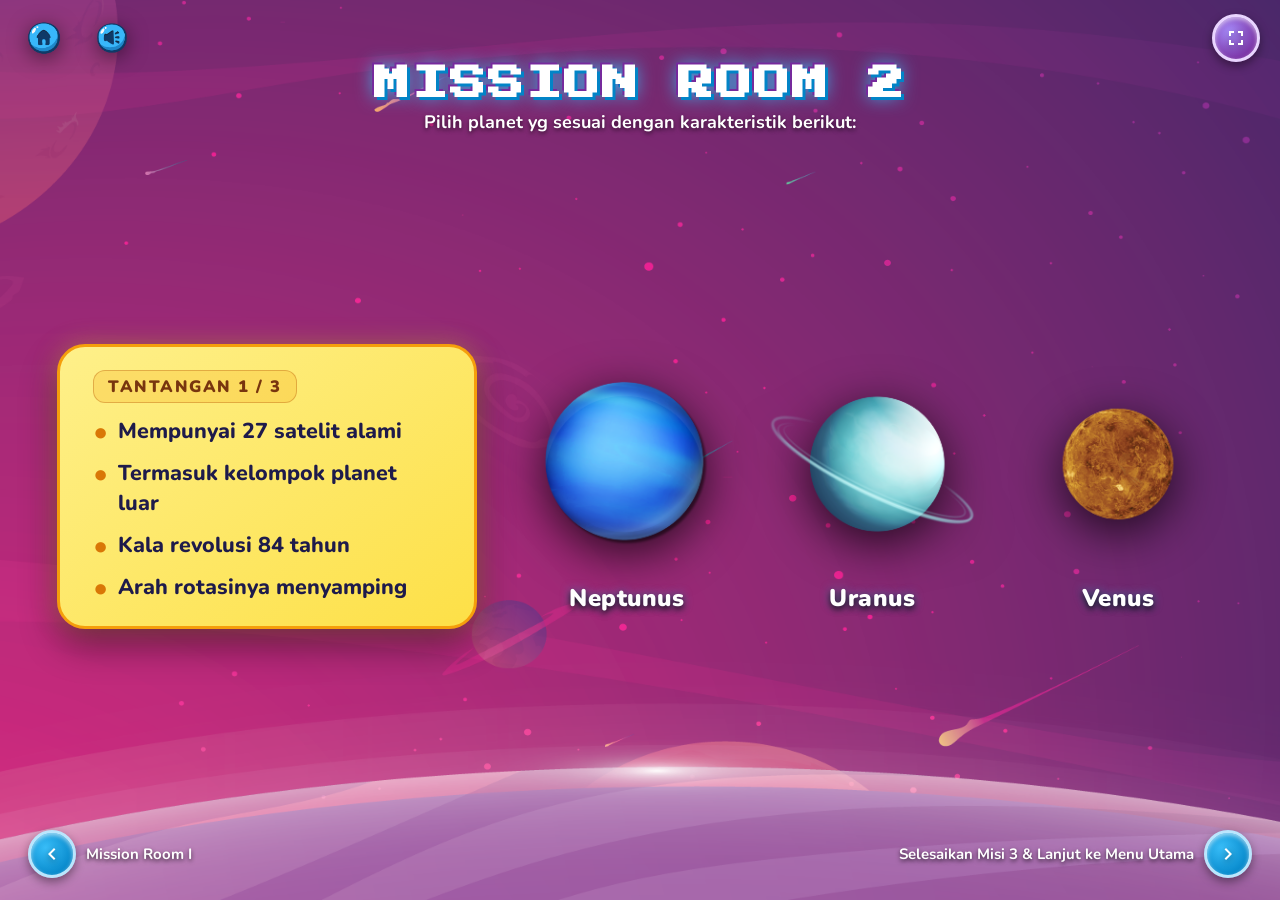
<file: slide-7.html>
<!DOCTYPE html>
<html lang="id">
<head>
  <meta charset="UTF-8">
  <meta name="viewport" content="width=device-width, initial-scale=1.0, maximum-scale=1.0, user-scalable=no">
  <title>Slide 7 - Mission Room 2 | PLANET MISSION LAB</title>
  
  <link rel="icon" href="data:image/svg+xml,<svg xmlns=%22http://www.w3.org/2000/svg%22 viewBox=%220 0 100 100%22><text y=%22.9em%22 font-size=%2290%22>🪐</text></svg>">
  <link rel="stylesheet" href="css/styles.css">

  <style>
    /* ==========================================================================
       REVISI SLIDE 7: MISSION ROOM 2 (OPTIMALISASI LAYAR PID & PROYEKTOR)
       ========================================================================== */
    
    /* Layout Utama Slide 7: Terpusat dan Proporsional di Layar 16:9 */
    .slide-mission2-main {
      display: flex !important;
      flex-direction: column !important;
      justify-content: flex-start !important;
      align-items: center !important;
      height: 100% !important;
      min-height: 100% !important;
      box-sizing: border-box !important;
      padding-top: clamp(48px, 6.8vh, 68px) !important;
      padding-bottom: clamp(65px, 8.5vh, 88px) !important;
      padding-left: clamp(20px, 2.5vw, 40px) !important;
      padding-right: clamp(20px, 2.5vw, 40px) !important;
      background: transparent !important;
      position: relative !important;
    }

    /* Container Area Game (Kartu Karakteristik + Deretan Planet) */
    .mission2-stage-container {
      display: flex !important;
      align-items: center !important;
      justify-content: center !important;
      gap: clamp(28px, 3.5vw, 56px) !important;
      width: 100% !important;
      max-width: clamp(1000px, 92vw, 1260px) !important;
      margin: auto 0 !important; /* Vertically centered di ruang kerja */
      position: relative !important;
      z-index: 10 !important;
    }

    /* --------------------------------------------------------------------------
       1. KOTAK TANTANGAN (CHALLENGE CARD) DIPERBESAR & ELEGAN
       -------------------------------------------------------------------------- */
    .mission2-clues-card {
      width: clamp(320px, 34vw, 420px) !important;
      background: linear-gradient(145deg, #FEF08A 0%, #FDE047 100%) !important;
      border: 3.5px solid #F59E0B !important;
      border-radius: 28px !important;
      padding: clamp(22px, 2.6vh, 32px) clamp(24px, 2.6vw, 36px) !important;
      box-shadow: 0 16px 36px rgba(0, 0, 0, 0.45), 0 0 24px rgba(253, 224, 71, 0.35) !important;
      color: #1E1B4B !important;
      box-sizing: border-box !important;
      position: relative !important;
      flex-shrink: 0 !important;
    }

    /* Tulisan Badge "TANTANGAN 1/3" Diperbesar */
    .mission2-round-badge {
      display: inline-block !important;
      font-size: clamp(13px, 1.4vw, 16.5px) !important;
      font-weight: 900 !important;
      color: #78350F !important;
      background: rgba(245, 158, 11, 0.22) !important;
      border: 1.5px solid rgba(180, 83, 9, 0.35) !important;
      border-radius: 12px !important;
      padding: 4px 14px !important;
      margin-bottom: clamp(12px, 1.5vh, 18px) !important;
      text-transform: uppercase !important;
      letter-spacing: 1.5px !important;
    }

    /* Daftar Karakteristik / Clues Diperbesar & Sangat Jelas untuk Proyektor */
    .mission2-clues-list {
      list-style: none !important;
      padding: 0 !important;
      margin: 0 !important;
      display: flex !important;
      flex-direction: column !important;
      gap: clamp(10px, 1.4vh, 16px) !important;
    }

    .mission2-clues-list li {
      font-size: clamp(16px, 1.75vw, 21.5px) !important;
      font-weight: 800 !important;
      color: #1E1B4B !important;
      line-height: 1.38 !important;
      display: flex !important;
      align-items: flex-start !important;
      gap: 10px !important;
    }

    .mission2-clues-list li::before {
      content: "•" !important;
      color: #D97706 !important;
      font-size: 1.35em !important;
      line-height: 1 !important;
      flex-shrink: 0 !important;
    }

    /* --------------------------------------------------------------------------
       2. DERETAN PLANET PILIHAN (DIPERBESAR & STATIS)
       -------------------------------------------------------------------------- */
    .mission2-options-row {
      display: flex !important;
      align-items: center !important;
      justify-content: center !important;
      gap: clamp(20px, 2.8vw, 44px) !important;
      flex-shrink: 0 !important;
    }

    .mission2-planet-choice {
      display: flex !important;
      flex-direction: column !important;
      align-items: center !important;
      justify-content: center !important;
      gap: clamp(10px, 1.2vh, 16px) !important;
      cursor: pointer !important;
      position: relative !important;
      transform-origin: center center !important;
      transition: transform 0.28s cubic-bezier(0.25, 1, 0.5, 1) !important;
      touch-action: manipulation !important;
      user-select: none !important;
      -webkit-user-select: none !important;
      animation: none !important; /* Mencegah animasi loop pada container */
    }

    /* GAMBAR PLANET STATIS (HILANGKAN ROTASI/PERGERAKAN OTOMATIS) */
    .mission2-choice-img {
      width: clamp(140px, 16.5vw, 210px) !important;
      height: clamp(140px, 16.5vw, 210px) !important;
      object-fit: contain !important;
      filter: drop-shadow(0 12px 24px rgba(0, 0, 0, 0.75)) !important;
      animation: none !important; /* HILANGKAN ROTASI / ANIMASI OTOMATIS */
      transform: none !important;
      transform-origin: center center !important;
      transition: transform 0.28s cubic-bezier(0.25, 1, 0.5, 1), filter 0.28s ease !important;
      pointer-events: auto !important;
    }

    /* --------------------------------------------------------------------------
       3. EFEK HOVER: MEMBESAR HALUS & CAHAYA GLOW (TANPA ROTASI & TANPA SHIFT)
       -------------------------------------------------------------------------- */
    .mission2-planet-choice:hover {
      transform: scale(1.10) !important; /* Membesar halus antara 1.08 - 1.12 */
      animation: none !important;
    }

    .mission2-planet-choice:hover .mission2-choice-img {
      animation: none !important; /* Tetap statis, tidak berputar saat hover */
      filter: drop-shadow(0 16px 30px rgba(0, 0, 0, 0.85))
              drop-shadow(0 0 22px rgba(56, 189, 248, 0.9))
              drop-shadow(0 0 38px rgba(186, 230, 253, 0.55)) !important;
    }

    .mission2-planet-choice:hover .mission2-choice-name {
      color: #FDE047 !important;
      text-shadow: 0 0 16px rgba(253, 224, 71, 0.95), 0 2px 6px rgba(0, 0, 0, 0.9) !important;
    }

    /* Feedback Sentuhan untuk PID Touchscreen */
    .mission2-planet-choice:active {
      transform: scale(1.06) !important;
    }

    .mission2-planet-choice:active .mission2-choice-img {
      filter: drop-shadow(0 0 26px rgba(253, 224, 71, 0.9)) !important;
    }

    /* --------------------------------------------------------------------------
       4. LABEL NAMA PLANET DIPERBESAR
       -------------------------------------------------------------------------- */
    .mission2-choice-name {
      font-family: var(--font-body), sans-serif !important;
      font-size: clamp(18px, 1.9vw, 24px) !important;
      font-weight: 900 !important;
      color: #FFFFFF !important;
      text-shadow: 0 3px 6px rgba(0, 0, 0, 0.9), 0 0 10px rgba(56, 189, 248, 0.5) !important;
      margin-top: 2px !important;
      letter-spacing: 0.5px !important;
      text-align: center !important;
      transition: color 0.25s ease, text-shadow 0.25s ease !important;
    }
  </style>
</head>
<body>

  <!-- VIEWPORT 16:9 CONTAINER -->
  <div id="viewport-wrapper">
    <div id="app-stage" style="background-image: url('assets/bg%20keseluruhan.png');">

      <!-- ====================================================================
           GLOBAL HUD (MENGGUNAKAN ASET TOMBOL DARI FOLDER ASSETS)
           ==================================================================== -->
      <header class="stage-hud">
        <div class="hud-left" style="gap: 20px;">
          <!-- Tombol Menu Utama dari Aset -->
          <button id="btn-back-menu" class="asset-icon-btn" data-tooltip="Menu Utama" title="Kembali ke Menu Utama">
            <img src="assets/Tombol%20Rumah.png" alt="Kembali ke Menu Utama">
          </button>

          <!-- Tombol Suara dari Aset -->
          <button id="btn-global-audio" class="asset-icon-btn" data-tooltip="Pengaturan Suara" title="Pengaturan Audio (Tekan M)">
            <img src="assets/Tombol%20Suara.png" alt="Tombol Suara">
          </button>
        </div>

        <div class="hud-center">
          <!-- Spacer HUD Center -->
        </div>

        <div class="hud-right" style="gap: 20px;">
          <!-- Tombol Layar Penuh Proyektor -->
          <button id="btn-global-fullscreen" class="arcade-circle-btn btn-fullscreen" title="Layar Penuh Proyektor (F)">
            <svg viewBox="0 0 24 24"><path d="M7 14H5v5h5v-2H7v-3zm-2-4h2V7h3V5H5v5zm12 7h-3v2h5v-5h-2v3zM14 5v2h3v3h2V5h-5z"/></svg>
          </button>
        </div>
      </header>

      <!-- ====================================================================
           SLIDE 7 CONTENT: MISSION ROOM 2 (TEBAK KARAKTERISTIK)
           ==================================================================== -->
      <main class="slide active slide-mission2-main">
        <h2 class="arcade-header-title" style="margin-bottom: 2px;">MISSION ROOM 2</h2>
        <p class="mission-instruction-text" style="margin-bottom: 16px;">
          Pilih planet yg sesuai dengan karakteristik berikut:
        </p>

        <div class="mission2-stage-container">
          <!-- KARTU KUNING KARAKTERISTIK -->
          <div class="mission2-clues-card">
            <div id="m2-round-badge" class="mission2-round-badge">
              Tantangan 1 / 3
            </div>
            <ul id="m2-clues-list" class="mission2-clues-list"></ul>
          </div>

          <!-- 3 PILIHAN GAMBAR PLANET REALISTIS -->
          <div id="m2-options-row" class="mission2-options-row"></div>
        </div>

        <!-- Tombol Navigasi Bawah -->
        <div class="slide-nav-bottom">
          <div id="btn-prev-m1" class="nav-btn-wrapper">
            <button class="arcade-circle-btn btn-home">
              <svg viewBox="0 0 24 24"><path d="M15.41 7.41L14 6l-6 6 6 6 1.41-1.41L10.83 12z"/></svg>
            </button>
            <span class="nav-label">Mission Room I</span>
          </div>

          <div id="btn-direct-quiz" class="nav-btn-wrapper" title="Selesaikan Mission Room & Kembali ke Menu Utama">
            <span class="nav-label">Selesaikan Misi 3 & Lanjut ke Menu Utama</span>
            <button class="arcade-circle-btn btn-home">
              <svg viewBox="0 0 24 24"><path d="M10 6L8.59 7.41 13.17 12l-4.58 4.59L10 18l6-6z"/></svg>
            </button>
          </div>
        </div>
      </main>

    </div>
  </div>


  <!-- ======================================================================
       POPUP FEEDBACK MODAL (SUKSES / GAGAL)
       ====================================================================== -->
  <div id="modal-feedback" class="modal-feedback-overlay">
    <div id="feedback-card-container" class="feedback-card-container">
      <div id="feedback-badge-icon" class="feedback-badge-icon success">
        <svg viewBox="0 0 24 24"><path d="M9 16.17L4.83 12l-1.42 1.41L9 19 21 7l-1.41-1.41z"/></svg>
      </div>

      <p id="feedback-message-text" class="feedback-message-text">
        Yeay! Jawabanmu benar, kamu boleh menjelajah ke petualangan selanjutnya!
      </p>

      <button id="feedback-modal-btn" class="feedback-action-btn-circle" title="Lanjut">
        <svg id="modal-icon-next" viewBox="0 0 24 24"><path d="M10 6L8.59 7.41 13.17 12l-4.58 4.59L10 18l6-6z"/></svg>
        <svg id="modal-icon-retry" style="display: none;" viewBox="0 0 24 24"><path d="M17.65 6.35C16.2 4.9 14.21 4 12 4c-4.42 0-7.99 3.58-7.99 8s3.57 8 7.99 8c3.73 0 6.84-2.55 7.73-6h-2.08c-.82 2.33-3.04 4-5.65 4-3.31 0-6-2.69-6-6s2.69-6 6-6c1.66 0 3.14.69 4.22 1.78L13 11h7V4l-2.35 2.35z"/></svg>
      </button>
    </div>
  </div>


  <!-- ======================================================================
       SCRIPTS
       ====================================================================== -->
  <script src="js/data.js"></script>
  <script src="js/common.js"></script>
  <script>
    document.addEventListener('DOMContentLoaded', () => {
      CommonHUD.init('slide-7');

      let currentRound = 0;
      const rounds = PLANET_DATA.missions.mission2Rounds;

      // Navigasi
      const btnMenu = document.getElementById('btn-back-menu');
      const btnPrev = document.getElementById('btn-prev-m1');
      const btnQuiz = document.getElementById('btn-direct-quiz');
      if (btnMenu) btnMenu.addEventListener('click', () => {
        CommonAudio.play('button');
        CommonHUD.navigate('slide-2.html');
      });
      if (btnPrev) btnPrev.addEventListener('click', () => {
        CommonAudio.play('button');
        CommonHUD.navigate('slide-6.html');
      });
      if (btnQuiz) {
        btnQuiz.addEventListener('click', () => {
          CommonAudio.play('success');
          CommonState.unlockMission(4); // Membuka Misi 4 (Quiz)
          CommonHUD.navigate('slide-2.html'); // Kembali ke Slide 2 (Menu Utama)
        });
      }

      function renderRound(idx) {
        const roundData = rounds[idx];
        if (!roundData) return;

        const roundBadge = document.getElementById('m2-round-badge');
        const cluesList = document.getElementById('m2-clues-list');
        const optionsRow = document.getElementById('m2-options-row');

        if (roundBadge) roundBadge.textContent = `Tantangan ${idx + 1} / ${rounds.length}`;

        if (cluesList) {
          cluesList.innerHTML = '';
          roundData.clues.forEach(clue => {
            const li = document.createElement('li');
            li.textContent = clue;
            cluesList.appendChild(li);
          });
        }

        if (optionsRow) {
          optionsRow.innerHTML = '';
          roundData.options.forEach(opt => {
            const choice = document.createElement('div');
            choice.className = 'mission2-planet-choice';
            choice.setAttribute('title', 'Pilih planet ' + opt.name);
            choice.innerHTML = `
              <img class="mission2-choice-img" src="${opt.image}" alt="${opt.name}">
              <span class="mission2-choice-name">${opt.name}</span>
            `;

            choice.addEventListener('click', () => {
              handleChoice(opt.isCorrect);
            });

            optionsRow.appendChild(choice);
          });
        }
      }

      function handleChoice(isCorrect) {
        const modal = document.getElementById('modal-feedback');
        const badge = document.getElementById('feedback-badge-icon');
        const msg = document.getElementById('feedback-message-text');
        const iconNext = document.getElementById('modal-icon-next');
        const iconRetry = document.getElementById('modal-icon-retry');
        const btnAction = document.getElementById('feedback-modal-btn');

        if (isCorrect) {
          CommonAudio.play('correct');
          badge.className = 'feedback-badge-icon success';
          badge.innerHTML = `<svg viewBox="0 0 24 24"><path d="M9 16.17L4.83 12l-1.42 1.41L9 19 21 7l-1.41-1.41z"/></svg>`;
          
          const isFinal = currentRound >= rounds.length - 1;
          msg.textContent = isFinal 
            ? 'Hebat! Seluruh tantangan Mission Room berhasil diselesaikan! Pintu Quiz sekarang telah terbuka. Kembali ke Menu Utama untuk melanjutkan!'
            : 'Yeay! Jawabanmu benar, kamu boleh menjelajah ke tantangan selanjutnya!';
          
          iconNext.style.display = 'block';
          iconRetry.style.display = 'none';

          btnAction.onclick = () => {
            modal.classList.remove('active');
            if (!isFinal) {
              currentRound++;
              renderRound(currentRound);
            } else {
              CommonState.unlockMission(4); // Buka Misi 4 (Quiz)
              CommonHUD.navigate('slide-2.html'); // Kembali ke Slide 2 (Menu Utama)
            }
          };
        } else {
          CommonAudio.play('wrong');
          badge.className = 'feedback-badge-icon failure';
          badge.innerHTML = `<svg viewBox="0 0 24 24"><path d="M19 6.41L17.59 5 12 10.59 6.41 5 5 6.41 10.59 12 5 17.59 6.41 19 12 13.41 17.59 19 19 17.59 13.41 12z"/></svg>`;
          msg.textContent = 'Jawabanmu salah, coba kembali pelajari ciri-ciri karakteristiknya dan coba lagi!';
          iconNext.style.display = 'none';
          iconRetry.style.display = 'block';

          btnAction.onclick = () => {
            modal.classList.remove('active');
          };
        }

        modal.classList.add('active');
      }

      renderRound(0);
    });
  </script>
</body>
</html>
</file>
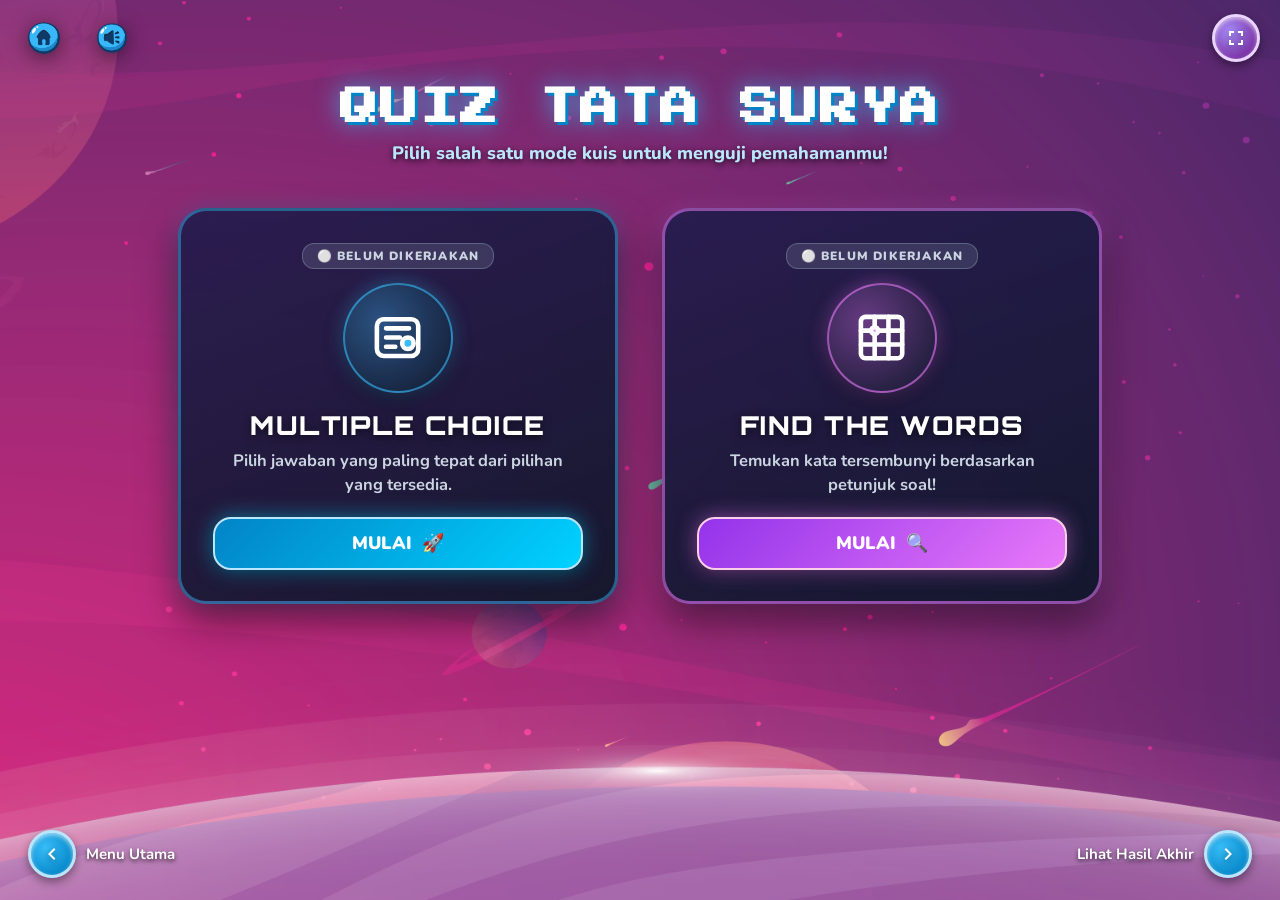
<file: slide-8.html>
<!DOCTYPE html>
<html lang="id">
<head>
  <meta charset="UTF-8">
  <meta name="viewport" content="width=device-width, initial-scale=1.0, maximum-scale=1.0, user-scalable=no">
  <title>Slide 8 - Quiz Tata Surya | PLANET MISSION LAB</title>
  
  <link rel="icon" href="data:image/svg+xml,<svg xmlns=%22http://www.w3.org/2000/svg%22 viewBox=%220 0 100 100%22><text y=%22.9em%22 font-size=%2290%22>🪐</text></svg>">
  <link rel="stylesheet" href="css/styles.css">

  <style>
    /* ==========================================================================
       STYLING SISTEM EVALUASI SLIDE 8: MODE SELECT, MULTIPLE CHOICE & FIND THE WORDS
       OPTIMAL UNTUK INTERACTIVE FLAT PANEL (PID/IFP 16:9)
       ========================================================================== */

    /* Container Utama Slide 8 */
    .slide-quiz-main {
      display: flex !important;
      flex-direction: column !important;
      justify-content: center !important;
      align-items: center !important;
      background: transparent !important;
      height: 100% !important;
      min-height: 100% !important;
      box-sizing: border-box !important;
      padding-top: clamp(55px, 7.5vh, 75px) !important;
      padding-bottom: clamp(60px, 7.5vh, 80px) !important;
      padding-left: clamp(20px, 2.5vw, 40px) !important;
      padding-right: clamp(20px, 2.5vw, 40px) !important;
      position: relative !important;
      overflow: hidden !important;
    }

    /* Views Container */
    .eval-view {
      display: none;
      width: 100%;
      height: 100%;
      flex-direction: column;
      align-items: center;
      justify-content: center;
      box-sizing: border-box;
      position: relative;
      z-index: 10;
    }

    /* Penyesuaian View 1 (Mode Select): Judul & Subjudul dinaikkan proporsional ke area atas */
    #view-mode-select {
      justify-content: flex-start !important;
      padding-top: clamp(10px, 1.8vh, 26px) !important;
    }

    /* Penyesuaian View 3 (Find the Words): Menurunkan posisi area konten agar seimbang di tengah layar */
    #view-quiz-ftw {
      justify-content: flex-start !important;
      padding-top: clamp(82px, 10.8vh, 118px) !important;
      padding-bottom: clamp(65px, 8vh, 85px) !important;
      box-sizing: border-box !important;
    }

    .eval-view.active {
      display: flex !important;
      animation: fadeInView 0.3s cubic-bezier(0.16, 1, 0.3, 1) forwards;
    }

    @keyframes fadeInView {
      from { opacity: 0; transform: scale(0.98) translateY(6px); }
      to { opacity: 1; transform: scale(1) translateY(0); }
    }

    /* --------------------------------------------------------------------------
       BAGIAN A: HALAMAN PEMILIHAN DUA MODE EVALUASI
       -------------------------------------------------------------------------- */
    .mode-select-wrapper {
      display: flex;
      flex-direction: column;
      align-items: center;
      justify-content: flex-start;
      width: 100%;
      max-width: 1100px;
      margin: 0 auto;
    }

    .mode-select-title {
      font-size: clamp(24px, 3.2vw, 38px) !important;
      margin-top: 0 !important;
      margin-bottom: 8px !important;
      letter-spacing: 2px !important;
      color: #FFFFFF !important;
      text-transform: uppercase !important;
      text-shadow: 3px 3px 0px #0284C7, 0 0 24px rgba(56, 189, 248, 0.85) !important;
      text-align: center;
    }

    .mode-select-subtitle {
      font-size: clamp(14px, 1.5vw, 18px) !important;
      font-weight: 800 !important;
      color: #BAE6FD !important;
      text-shadow: 0 2px 6px rgba(0, 0, 0, 0.8) !important;
      margin-top: 0 !important;
      margin-bottom: clamp(34px, 4.8vh, 52px) !important;
      text-align: center;
    }

    /* Row Kartu Mode Seimbang */
    .mode-cards-grid {
      display: flex;
      align-items: stretch;
      justify-content: center;
      gap: clamp(24px, 3.5vw, 44px);
      width: 100%;
      max-width: 980px;
    }

    .mode-card-item {
      flex: 1;
      max-width: 440px;
      background: linear-gradient(160deg, rgba(30, 27, 75, 0.88) 0%, rgba(15, 23, 42, 0.95) 100%);
      border: 3px solid rgba(56, 189, 248, 0.45);
      border-radius: 28px;
      padding: clamp(28px, 3.5vh, 36px) clamp(24px, 2.8vw, 32px);
      display: flex;
      flex-direction: column;
      align-items: center;
      text-align: center;
      box-shadow: 0 16px 36px rgba(0, 0, 0, 0.5), 0 0 25px rgba(56, 189, 248, 0.2);
      backdrop-filter: blur(12px);
      cursor: pointer;
      position: relative;
      transition: all 0.28s cubic-bezier(0.25, 1, 0.5, 1);
      user-select: none;
      touch-action: manipulation;
    }

    .mode-card-item:hover {
      transform: translateY(-8px) scale(1.03);
      border-color: #FDE047;
      box-shadow: 0 20px 42px rgba(0, 0, 0, 0.65), 0 0 35px rgba(253, 224, 71, 0.45);
    }

    .mode-card-item:active {
      transform: scale(0.99);
    }

    .mode-card-item.mode-ftw {
      border-color: rgba(232, 121, 249, 0.55);
      box-shadow: 0 16px 36px rgba(0, 0, 0, 0.5), 0 0 25px rgba(232, 121, 249, 0.25);
    }

    .mode-card-item.mode-ftw:hover {
      border-color: #E879F9;
      box-shadow: 0 20px 42px rgba(0, 0, 0, 0.65), 0 0 35px rgba(232, 121, 249, 0.5);
    }

    /* Tag Status Pengerjaan di Atas Kartu */
    .mode-status-pill {
      font-size: 12px;
      font-weight: 900;
      letter-spacing: 1.2px;
      text-transform: uppercase;
      padding: 4px 14px;
      border-radius: 12px;
      margin-bottom: 14px;
      display: inline-flex;
      align-items: center;
      gap: 6px;
    }

    .mode-status-pill.pending {
      background: rgba(148, 163, 184, 0.2);
      color: #CBD5E1;
      border: 1px solid rgba(148, 163, 184, 0.4);
    }

    .mode-status-pill.done {
      background: rgba(34, 197, 94, 0.25);
      color: #4ADE80;
      border: 1px solid #22C55E;
    }

    /* Ilustrasi / Ikon Futuristik Kartu */
    .mode-icon-wrapper {
      width: clamp(80px, 9vw, 110px);
      height: clamp(80px, 9vw, 110px);
      border-radius: 50%;
      background: radial-gradient(circle at 35% 35%, rgba(56, 189, 248, 0.35), rgba(15, 23, 42, 0.85));
      border: 2px solid rgba(56, 189, 248, 0.6);
      display: flex;
      align-items: center;
      justify-content: center;
      margin-bottom: 16px;
      box-shadow: 0 8px 20px rgba(0, 0, 0, 0.4), 0 0 18px rgba(56, 189, 248, 0.4);
      transition: transform 0.25s ease;
    }

    .mode-card-item.mode-ftw .mode-icon-wrapper {
      background: radial-gradient(circle at 35% 35%, rgba(232, 121, 249, 0.35), rgba(15, 23, 42, 0.85));
      border-color: rgba(232, 121, 249, 0.6);
      box-shadow: 0 8px 20px rgba(0, 0, 0, 0.4), 0 0 18px rgba(232, 121, 249, 0.4);
    }

    .mode-card-item:hover .mode-icon-wrapper {
      transform: scale(1.1) rotate(4deg);
    }

    .mode-icon-wrapper svg {
      width: 52%;
      height: 52%;
      fill: none;
      stroke: #FFFFFF;
      stroke-width: 2;
      stroke-linecap: round;
      stroke-linejoin: round;
    }

    .mode-card-title {
      font-family: var(--font-scifi-head), sans-serif;
      font-size: clamp(20px, 2.2vw, 26px);
      font-weight: 900;
      color: #FFFFFF;
      letter-spacing: 1.5px;
      margin: 0 0 8px 0;
      text-shadow: 0 2px 8px rgba(0, 0, 0, 0.6);
    }

    .mode-card-desc {
      font-size: clamp(14px, 1.4vw, 16.5px);
      font-weight: 700;
      line-height: 1.45;
      color: #CBD5E1;
      margin: 0 0 20px 0;
      flex-grow: 1;
    }

    .btn-mode-launch {
      width: 100%;
      padding: clamp(11px, 1.4vh, 15px) 20px;
      font-size: clamp(15px, 1.5vw, 18px);
      font-weight: 900;
      font-family: var(--font-body), sans-serif;
      border-radius: 18px;
      border: 2px solid #BAE6FD;
      background: linear-gradient(135deg, #0284C7 0%, #00D2FF 100%);
      color: #FFFFFF;
      box-shadow: 0 0 20px rgba(0, 210, 255, 0.5), 0 4px 12px rgba(0, 0, 0, 0.4);
      cursor: pointer;
      transition: all 0.2s ease;
      display: inline-flex;
      align-items: center;
      justify-content: center;
      gap: 10px;
    }

    .mode-card-item.mode-ftw .btn-mode-launch {
      border-color: #FBCFE8;
      background: linear-gradient(135deg, #9333EA 0%, #E879F9 100%);
      box-shadow: 0 0 20px rgba(232, 121, 249, 0.5), 0 4px 12px rgba(0, 0, 0, 0.4);
    }

    .btn-mode-launch:hover {
      transform: scale(1.02);
      filter: brightness(1.1);
    }

    /* --------------------------------------------------------------------------
       BAGIAN B: STYLING MULTIPLE CHOICE
       -------------------------------------------------------------------------- */
    .eval-header-nav-row {
      display: flex;
      align-items: center;
      justify-content: space-between;
      width: 100%;
      max-width: 1120px;
      margin-bottom: clamp(10px, 1.4vh, 16px);
    }

    .btn-back-to-modes {
      display: inline-flex;
      align-items: center;
      gap: 8px;
      padding: 7px 18px;
      font-size: clamp(13px, 1.3vw, 15px);
      font-weight: 800;
      color: #BAE6FD;
      background: rgba(15, 23, 42, 0.8);
      border: 1.5px solid rgba(56, 189, 248, 0.4);
      border-radius: 14px;
      cursor: pointer;
      transition: all 0.2s ease;
      backdrop-filter: blur(8px);
    }

    .btn-back-to-modes:hover {
      background: rgba(56, 189, 248, 0.25);
      border-color: #38BDF8;
      color: #FFFFFF;
      transform: translateX(-3px);
    }

    .quiz-content-wrapper {
      display: flex !important;
      flex-direction: column !important;
      align-items: center !important;
      justify-content: center !important;
      width: 100% !important;
      max-width: clamp(920px, 88vw, 1160px) !important;
      margin: 0 auto !important;
      position: relative !important;
      z-index: 10 !important;
      transform: translateY(clamp(20px, 2.8vh, 32px)) !important;
    }

    .slide-quiz-title {
      position: absolute !important;
      top: clamp(10px, 1.8vh, 26px) !important;
      left: 50% !important;
      transform: translateX(-50%) !important;
      margin: 0 !important;
      width: 100% !important;
      text-align: center !important;
      font-size: clamp(22px, 2.5vw, 32px) !important;
      letter-spacing: 2px !important;
      color: #FFFFFF !important;
      text-transform: uppercase !important;
      text-shadow: 3px 3px 0px #0284C7, 0 0 20px rgba(56, 189, 248, 0.85) !important;
      z-index: 20 !important;
      pointer-events: none;
    }

    .quiz-container {
      display: flex !important;
      align-items: center !important;
      justify-content: center !important;
      gap: clamp(24px, 3.5vw, 44px) !important;
      width: 100% !important;
      position: relative !important;
      box-sizing: border-box !important;
    }

    .quiz-mascot-col {
      width: clamp(155px, 16vw, 210px) !important;
      display: flex !important;
      flex-direction: column !important;
      align-items: center !important;
      justify-content: center !important;
      gap: 12px !important;
      flex-shrink: 0 !important;
    }

    .quiz-mascot-img-wrapper {
      width: 100% !important;
      display: flex !important;
      align-items: center !important;
      justify-content: center !important;
      cursor: pointer !important;
      transition: transform 0.25s cubic-bezier(0.34, 1.56, 0.64, 1) !important;
      animation: floatMascot 4s ease-in-out infinite !important;
    }

    .quiz-mascot-img {
      width: 100% !important;
      height: auto !important;
      max-height: clamp(170px, 22vh, 225px) !important;
      object-fit: contain !important;
      filter: drop-shadow(0 10px 22px rgba(0, 0, 0, 0.6)) !important;
    }

    .quiz-score-card {
      width: 100% !important;
      max-width: 180px !important;
      background: rgba(15, 23, 42, 0.85) !important;
      border: 2px solid #FDE047 !important;
      border-radius: 16px !important;
      padding: 7px 14px !important;
      text-align: center !important;
      box-shadow: 0 6px 18px rgba(0, 0, 0, 0.5), 0 0 12px rgba(253, 224, 71, 0.3) !important;
      backdrop-filter: blur(8px) !important;
      box-sizing: border-box !important;
    }

    .quiz-score-label {
      font-size: 11px !important;
      font-weight: 800 !important;
      color: #FDE047 !important;
      letter-spacing: 1.5px !important;
      text-transform: uppercase !important;
      display: block !important;
      margin-bottom: 2px !important;
    }

    .quiz-score-val {
      font-family: var(--font-scifi-head) !important;
      font-size: clamp(20px, 2.2vw, 24px) !important;
      font-weight: 900 !important;
      color: #FFFFFF !important;
      line-height: 1.2 !important;
    }

    .quiz-score-max {
      font-size: clamp(14px, 1.5vw, 16px) !important;
      color: #94A3B8 !important;
      font-weight: 700 !important;
    }

    .quiz-card-col {
      flex: 1 !important;
      max-width: clamp(680px, 60vw, 840px) !important;
      position: relative !important;
    }

    .quiz-number-badge {
      position: absolute !important;
      top: -24px !important;
      left: -14px !important;
      font-family: var(--font-scifi-head) !important;
      font-size: clamp(36px, 4vw, 52px) !important;
      font-weight: 900 !important;
      color: #FFFFFF !important;
      -webkit-text-stroke: 3px var(--cyber-cyan) !important;
      text-shadow: 3px 3px 0px #0284C7, 0 0 15px rgba(56, 189, 248, 0.8) !important;
      z-index: 5 !important;
      line-height: 1 !important;
    }

    .quiz-question-box {
      background: #FFFFFF !important;
      border-radius: clamp(20px, 2vw, 26px) !important;
      border: 4px solid #FDE047 !important;
      padding: clamp(22px, 2.6vh, 30px) clamp(22px, 2.4vw, 34px) clamp(18px, 2vh, 24px) clamp(26px, 2.8vw, 38px) !important;
      box-shadow: 0 14px 35px rgba(0, 0, 0, 0.45), 0 0 22px rgba(253, 224, 71, 0.25) !important;
      color: #0F172A !important;
      box-sizing: border-box !important;
    }

    .quiz-question-text {
      font-family: var(--font-body) !important;
      font-size: clamp(18px, 1.9vw, 22px) !important;
      font-weight: 800 !important;
      line-height: 1.45 !important;
      margin-bottom: clamp(14px, 1.8vh, 18px) !important;
      color: #0F172A !important;
      word-wrap: break-word !important;
    }

    .quiz-options-list {
      display: flex !important;
      flex-direction: column !important;
      gap: clamp(9px, 1.2vh, 13px) !important;
    }

    .quiz-option-btn {
      background: #F1F5F9 !important;
      color: #0F172A !important;
      border: 2px solid #CBD5E1 !important;
      border-radius: clamp(14px, 1.4vw, 18px) !important;
      padding: clamp(10px, 1.2vh, 14px) clamp(16px, 1.8vw, 22px) !important;
      font-family: var(--font-body) !important;
      font-size: clamp(16px, 1.55vw, 19px) !important;
      font-weight: 700 !important;
      text-align: left !important;
      line-height: 1.4 !important;
      cursor: pointer !important;
      box-shadow: 0 3px 8px rgba(0, 0, 0, 0.12) !important;
      transition: all 0.18s cubic-bezier(0.34, 1.56, 0.64, 1) !important;
      word-wrap: break-word !important;
      white-space: normal !important;
    }

    .quiz-option-btn:hover {
      background: #E2E8F0 !important;
      border-color: #94A3B8 !important;
      transform: translateX(6px) !important;
    }

    .quiz-option-btn.selected {
      background: #FEF08A !important;
      border-color: #0284C7 !important;
      color: #000000 !important;
      font-weight: 800 !important;
    }

    /* --------------------------------------------------------------------------
       BAGIAN C: STYLING FIND THE WORDS (TATA LETAK 2 BAGIAN: ATAS & BAWAH)
       BAGIAN ATAS: KARTU SOAL (~60%) & MASKOT + SKOR (~40%)
       BAGIAN BAWAH: PAPAN GRID HURUF 11x6 (66 KOTAK) SEJAJAR DENGAN PANEL ATAS
       -------------------------------------------------------------------------- */
    .ftw-main-container {
      display: flex !important;
      flex-direction: column !important;
      align-items: center !important;
      justify-content: flex-start !important;
      gap: clamp(10px, 1.4vh, 16px) !important;
      width: 100% !important;
      max-width: clamp(880px, 80vw, 1040px) !important;
      margin: 0 auto !important;
      position: relative !important;
      z-index: 10 !important;
      box-sizing: border-box !important;
    }

    /* BAGIAN ATAS: DUA AREA BERDAMPINGAN */
    .ftw-top-row {
      display: flex !important;
      flex-direction: row !important;
      align-items: stretch !important;
      justify-content: space-between !important;
      gap: clamp(14px, 1.8vw, 22px) !important;
      width: 100% !important;
      box-sizing: border-box !important;
    }

    /* SEBELAH KIRI: KARTU SOAL AKTIF (~60% LEBAR) */
    .ftw-clue-card {
      flex: 1.45 !important;
      background: linear-gradient(135deg, rgba(30, 27, 75, 0.92) 0%, rgba(15, 23, 42, 0.96) 100%) !important;
      border: 2.5px solid #00D2FF !important;
      border-radius: 20px !important;
      padding: clamp(8px, 1.1vh, 14px) clamp(14px, 1.6vw, 20px) !important;
      box-shadow: 0 10px 25px rgba(0, 0, 0, 0.5), 0 0 16px rgba(0, 210, 255, 0.25) !important;
      backdrop-filter: blur(8px) !important;
      box-sizing: border-box !important;
      display: flex !important;
      flex-direction: column !important;
      justify-content: center !important;
      position: relative !important;
    }

    .ftw-clue-header-row {
      display: flex !important;
      align-items: center !important;
      justify-content: space-between !important;
      margin-bottom: 3px !important;
    }

    .ftw-question-number-pill {
      font-family: var(--font-scifi-head), sans-serif;
      font-size: clamp(11.5px, 1.2vw, 13.5px);
      font-weight: 900;
      color: #FDE047;
      background: rgba(245, 158, 11, 0.25);
      border: 1px solid #F59E0B;
      padding: 2.5px 11px;
      border-radius: 10px;
      letter-spacing: 1px;
    }

    .ftw-guide-hint {
      font-size: clamp(10.5px, 1.1vw, 12.5px);
      font-weight: 700;
      color: #7DD3FC;
      letter-spacing: 0.5px;
      opacity: 0.9;
    }

    .ftw-clue-text {
      font-size: clamp(13px, 1.4vw, 16.5px) !important;
      font-weight: 800 !important;
      color: #FFFFFF !important;
      line-height: 1.35 !important;
      margin: 3px 0 6px 0 !important;
      text-shadow: 0 2px 4px rgba(0, 0, 0, 0.6) !important;
    }

    /* Kotak Indikator Jumlah Huruf Jawaban (_ _ _ _) */
    .ftw-letter-slots-row {
      display: flex !important;
      align-items: center !important;
      gap: 5px !important;
      flex-wrap: wrap !important;
    }

    .ftw-letter-slot-box {
      width: clamp(24px, 2.3vw, 30px) !important;
      height: clamp(24px, 2.3vw, 30px) !important;
      border-radius: 7px !important;
      background: rgba(15, 23, 42, 0.85) !important;
      border: 2px solid #38BDF8 !important;
      color: #FDE047 !important;
      font-family: var(--font-scifi-head), sans-serif !important;
      font-size: clamp(13px, 1.4vw, 17px) !important;
      font-weight: 900 !important;
      display: flex !important;
      align-items: center !important;
      justify-content: center !important;
      box-shadow: 0 2px 8px rgba(0, 0, 0, 0.4) !important;
      transition: all 0.25s ease !important;
    }

    .ftw-letter-slot-box.revealed {
      background: #0284C7 !important;
      border-color: #FDE047 !important;
      color: #FFFFFF !important;
      transform: scale(1.08) !important;
      box-shadow: 0 0 12px #FDE047 !important;
    }

    /* SEBELAH KANAN: AREA MASKOT DAN SKOR (~40% LEBAR) */
    .ftw-mascot-score-panel {
      flex: 1 !important;
      background: linear-gradient(135deg, rgba(30, 27, 75, 0.82) 0%, rgba(15, 23, 42, 0.92) 100%) !important;
      border: 2px solid rgba(56, 189, 248, 0.45) !important;
      border-radius: 20px !important;
      padding: clamp(6px, 0.9vh, 10px) clamp(10px, 1.3vw, 16px) !important;
      box-shadow: 0 10px 25px rgba(0, 0, 0, 0.45), 0 0 16px rgba(56, 189, 248, 0.2) !important;
      backdrop-filter: blur(8px) !important;
      box-sizing: border-box !important;
      display: flex !important;
      flex-direction: row !important;
      align-items: center !important;
      justify-content: center !important;
      gap: clamp(10px, 1.4vw, 18px) !important;
    }

    .ftw-mascot-wrapper {
      width: clamp(75px, 8vw, 100px) !important;
      display: flex !important;
      align-items: center !important;
      justify-content: center !important;
      cursor: pointer !important;
      animation: floatMascot 4s ease-in-out infinite !important;
      transition: transform 0.25s ease !important;
      flex-shrink: 0 !important;
    }

    .ftw-mascot-wrapper:hover {
      transform: scale(1.08) rotate(-3deg) !important;
    }

    .ftw-mascot-img {
      width: 100% !important;
      max-height: clamp(80px, 10vh, 105px) !important;
      object-fit: contain !important;
      filter: drop-shadow(0 8px 18px rgba(0, 0, 0, 0.65)) !important;
    }

    /* Panel Skor Find the Words */
    .ftw-score-card {
      flex: 1 !important;
      max-width: clamp(150px, 15vw, 195px) !important;
      background: rgba(15, 23, 42, 0.88) !important;
      border: 2px solid #FDE047 !important;
      border-radius: 16px !important;
      padding: clamp(5px, 0.8vh, 9px) clamp(8px, 1.1vw, 13px) !important;
      text-align: center !important;
      box-shadow: 0 6px 18px rgba(0, 0, 0, 0.5), 0 0 12px rgba(253, 224, 71, 0.25) !important;
      backdrop-filter: blur(8px) !important;
      box-sizing: border-box !important;
    }

    .ftw-score-header-label {
      font-size: 10.5px;
      font-weight: 900;
      color: #FDE047;
      letter-spacing: 1.5px;
      text-transform: uppercase;
      display: block;
      margin-bottom: 1px;
    }

    .ftw-score-digits {
      font-family: var(--font-scifi-head), sans-serif;
      font-size: clamp(18px, 1.9vw, 23px);
      font-weight: 900;
      color: #FFFFFF;
      line-height: 1.15;
    }

    .ftw-score-max-digits {
      font-size: clamp(12px, 1.25vw, 14.5px);
      color: #94A3B8;
      font-weight: 700;
    }

    .ftw-score-divider {
      height: 1.5px;
      background: rgba(253, 224, 71, 0.35);
      margin: 3px 0;
    }

    .ftw-score-sublabel {
      font-size: 9px;
      font-weight: 800;
      color: #BAE6FD;
      letter-spacing: 1px;
      text-transform: uppercase;
      display: block;
      margin-bottom: 1px;
    }

    .ftw-score-correct-val {
      font-family: var(--font-scifi-head), sans-serif;
      font-size: clamp(12px, 1.25vw, 14.5px);
      font-weight: 900;
      color: #38BDF8;
    }

    /* Toast Notifikasi Feedback Cepat */
    .ftw-toast-alert {
      margin-top: 2px;
      font-size: 10px;
      font-weight: 800;
      color: #FCA5A5;
      text-align: center;
      min-height: 18px;
      line-height: 1.2;
      text-shadow: 0 1px 4px rgba(0, 0, 0, 0.8);
      display: flex;
      align-items: center;
      justify-content: center;
      padding: 1px 4px;
      border-radius: 6px;
      transition: all 0.2s ease;
    }

    .ftw-toast-alert.success {
      color: #86EFAC;
    }

    /* BAGIAN BAWAH: PAPAN GRID HURUF 11x6 (66 KOTAK) SEJAJAR PRESISI DENGAN PANEL ATAS */
    .ftw-bottom-row {
      width: 100% !important;
      display: flex !important;
      justify-content: center !important;
      align-items: center !important;
      box-sizing: border-box !important;
    }

    .ftw-grid-board-card {
      width: 100% !important;
      max-width: 100% !important;
      background: rgba(15, 23, 42, 0.92) !important;
      border: 3px solid #00D2FF !important;
      border-radius: 20px !important;
      padding: clamp(10px, 1.2vh, 14px) clamp(14px, 1.6vw, 22px) !important;
      box-shadow: 0 14px 35px rgba(0, 0, 0, 0.65), 0 0 25px rgba(0, 210, 255, 0.4) !important;
      backdrop-filter: blur(12px) !important;
      touch-action: none !important;
      user-select: none !important;
      -webkit-user-select: none !important;
      display: flex !important;
      flex-direction: column !important;
      align-items: center !important;
      justify-content: center !important;
      box-sizing: border-box !important;
    }

    .ftw-grid-table {
      display: grid !important;
      grid-template-columns: repeat(11, 1fr) !important;
      grid-template-rows: repeat(6, 1fr) !important;
      gap: clamp(4px, 0.5vw, 7px) !important;
      width: 100% !important;
      box-sizing: border-box !important;
    }

    .ftw-cell {
      height: clamp(36px, 4.4vh, 46px) !important;
      background: rgba(30, 41, 59, 0.85);
      border: 1.5px solid rgba(56, 189, 248, 0.35);
      border-radius: 8px;
      display: flex;
      align-items: center;
      justify-content: center;
      font-family: var(--font-scifi-head), sans-serif;
      font-size: clamp(16px, 1.8vw, 22px);
      font-weight: 900;
      color: #F8FAFC;
      cursor: pointer;
      transition: background 0.15s ease, transform 0.15s ease, border-color 0.15s ease;
      touch-action: none;
    }

    @media (hover: hover) {
      .ftw-cell:hover {
        background: rgba(56, 189, 248, 0.35);
        border-color: #38BDF8;
        transform: scale(1.08);
      }
    }

    .ftw-cell.ftw-cell-selecting {
      background: #FDE047 !important;
      color: #0F172A !important;
      border-color: #F59E0B !important;
      transform: scale(1.1) !important;
      box-shadow: 0 0 14px rgba(253, 224, 71, 0.85) !important;
      z-index: 2;
    }

    .ftw-cell.ftw-cell-found {
      background: linear-gradient(135deg, #0284C7 0%, #00D2FF 100%) !important;
      color: #FFFFFF !important;
      border-color: #BAE6FD !important;
      font-weight: 900 !important;
      box-shadow: 0 0 12px rgba(0, 210, 255, 0.8) !important;
      text-shadow: 0 1px 3px rgba(0, 0, 0, 0.8) !important;
    }

    .ftw-cell.ftw-cell-wrong {
      background: #EF4444 !important;
      color: #FFFFFF !important;
      border-color: #F87171 !important;
      animation: shakeWrong 0.4s ease-in-out;
    }
  </style>
</head>
<body>

  <!-- VIEWPORT 16:9 CONTAINER -->
  <div id="viewport-wrapper">
    <div id="app-stage" style="background-image: url('assets/bg%20keseluruhan.png');">

      <!-- ====================================================================
           GLOBAL HUD (POJOK KIRI: HOME & AUDIO, POJOK KANAN: FULLSCREEN)
           ==================================================================== -->
      <header class="stage-hud">
        <div class="hud-left" style="gap: 20px; align-items: center;">
          <button id="btn-back-menu" class="asset-icon-btn" data-tooltip="Menu Utama" title="Kembali ke Menu Utama">
            <img src="assets/Tombol%20Rumah.png" alt="Kembali ke Menu Utama">
          </button>
          <button id="btn-global-audio" class="asset-icon-btn" data-tooltip="Pengaturan Suara" title="Pengaturan Audio (Tekan M)">
            <img src="assets/Tombol%20Suara.png" alt="Tombol Suara">
          </button>
        </div>

        <div class="hud-center"></div>

        <div class="hud-right" style="gap: 20px; align-items: center;">
          <button id="btn-global-fullscreen" class="arcade-circle-btn btn-fullscreen" title="Layar Penuh Proyektor (F)">
            <svg viewBox="0 0 24 24"><path d="M7 14H5v5h5v-2H7v-3zm-2-4h2V7h3V5H5v5zm12 7h-3v2h5v-5h-2v3zM14 5v2h3v3h2V5h-5z"/></svg>
          </button>
        </div>
      </header>

      <!-- ====================================================================
           MAIN CONTENT CONTAINER (SLIDE 8 EVALUASI DUA MODE)
           ==================================================================== -->
      <main class="slide active slide-quiz-main">

        <!-- ================================================================
             VIEW 1: HALAMAN PEMILIHAN DUA MODE PERMAINAN
             ================================================================ -->
        <div id="view-mode-select" class="eval-view active">
          <div class="mode-select-wrapper">
            <h2 class="arcade-header-title mode-select-title">QUIZ TATA SURYA</h2>
            <p class="mode-select-subtitle">Pilih salah satu mode kuis untuk menguji pemahamanmu!</p>

            <div class="mode-cards-grid">
              <!-- KARTU 1: MULTIPLE CHOICE -->
              <div id="card-mode-mc" class="mode-card-item mode-mc" title="Klik untuk Mulai Multiple Choice">
                <div id="pill-status-mc" class="mode-status-pill pending">
                  <span>⚪ Belum Dikerjakan</span>
                </div>
                <div class="mode-icon-wrapper">
                  <svg viewBox="0 0 24 24">
                    <rect x="3" y="4" width="18" height="16" rx="3"/>
                    <path d="M7 8h10M7 12h6M7 16h4"/>
                    <circle cx="16.5" cy="14.5" r="2.5" fill="#38BDF8"/>
                  </svg>
                </div>
                <h3 class="mode-card-title">MULTIPLE CHOICE</h3>
                <p class="mode-card-desc">Pilih jawaban yang paling tepat dari pilihan yang tersedia.</p>
                <button class="btn-mode-launch">
                  <span>MULAI</span>
                  <span>🚀</span>
                </button>
              </div>

              <!-- KARTU 2: FIND THE WORDS -->
              <div id="card-mode-ftw" class="mode-card-item mode-ftw" title="Klik untuk Mulai Find the Words">
                <div id="pill-status-ftw" class="mode-status-pill pending">
                  <span>⚪ Belum Dikerjakan</span>
                </div>
                <div class="mode-icon-wrapper">
                  <svg viewBox="0 0 24 24">
                    <rect x="3" y="3" width="18" height="18" rx="2"/>
                    <path d="M3 9h18M3 15h18M9 3v18M15 3v18"/>
                    <circle cx="9" cy="9" r="1.5" fill="#E879F9"/>
                  </svg>
                </div>
                <h3 class="mode-card-title">FIND THE WORDS</h3>
                <p class="mode-card-desc">Temukan kata tersembunyi berdasarkan petunjuk soal!</p>
                <button class="btn-mode-launch">
                  <span>MULAI</span>
                  <span>🔍</span>
                </button>
              </div>
            </div>
          </div>
        </div>

        <!-- ================================================================
             VIEW 2: MODE MULTIPLE CHOICE (10 SOAL)
             ================================================================ -->
        <div id="view-quiz-mc" class="eval-view">
          <h2 class="arcade-header-title slide-quiz-title">QUIZ: MULTIPLE CHOICE</h2>

          <div class="quiz-content-wrapper">
            <div class="quiz-container">
              <!-- MASKOT & SKOR MC -->
              <div class="quiz-mascot-col">
                <div id="quiz-mascot-interactive" class="quiz-mascot-img-wrapper" title="Astronot Penjelajah Antariksa (Klik)">
                  <img src="assets/Maskot%201.png" alt="Maskot Astronot Quiz Tata Surya" class="quiz-mascot-img">
                </div>
                <div class="quiz-score-card">
                  <span class="quiz-score-label">SKOR</span>
                  <div class="quiz-score-val">
                    <span id="quiz-live-score">0</span> <span class="quiz-score-max">/ 10</span>
                  </div>
                </div>
              </div>

              <!-- KOTAK SOAL MC -->
              <div class="quiz-card-col">
                <div id="quiz-number-badge" class="quiz-number-badge">1</div>
                <div class="quiz-question-box">
                  <h3 id="quiz-question-text" class="quiz-question-text">
                    Memuat pertanyaan...
                  </h3>
                  <div id="quiz-options-list" class="quiz-options-list"></div>
                </div>
              </div>
            </div>
          </div>
        </div>

        <!-- ================================================================
             VIEW 3: MODE FIND THE WORDS (PENCARIAN KATA GRID 9x9)
             ================================================================ -->
        <div id="view-quiz-ftw" class="eval-view">
          <h2 class="arcade-header-title slide-quiz-title">QUIZ: FIND THE WORDS</h2>

          <div class="ftw-main-container">
            <!-- BAGIAN ATAS: DUA AREA BERDAMPINGAN (SOAL 60% & MASKOT+SKOR 40%) -->
            <div class="ftw-top-row">
              <!-- SEBELAH KIRI: KARTU SOAL AKTIF (~60% LEBAR) -->
              <div class="ftw-clue-card">
                <div class="ftw-clue-header-row">
                  <div id="ftw-question-number-pill" class="ftw-question-number-pill">SOAL 1 / 10</div>
                  <span class="ftw-guide-hint">💡 Seret huruf mendatar / menurun</span>
                </div>
                <p id="ftw-clue-text" class="ftw-clue-text">Memuat petunjuk soal...</p>
                <!-- Kotak huruf kosong _ _ _ _ -->
                <div id="ftw-letter-slots-row" class="ftw-letter-slots-row"></div>
              </div>

              <!-- SEBELAH KANAN: AREA MASKOT DAN SKOR (~40% LEBAR) -->
              <div class="ftw-mascot-score-panel">
                <!-- MASKOT ASTRONOT INTERAKTIF -->
                <div id="ftw-mascot-interactive" class="ftw-mascot-wrapper" title="Astronot Penjelajah Antariksa (Klik)">
                  <img src="assets/Maskot%201.png" alt="Maskot Astronot Find The Words" class="ftw-mascot-img">
                </div>

                <!-- PANEL SKOR -->
                <div class="ftw-score-card">
                  <span class="ftw-score-header-label">SKOR</span>
                  <div class="ftw-score-digits">
                    <span id="ftw-live-score">0</span> <span class="ftw-score-max-digits">/ 10</span>
                  </div>
                  <div class="ftw-score-divider"></div>
                  <span class="ftw-score-sublabel">JAWABAN BENAR</span>
                  <div class="ftw-score-correct-val">
                    <span id="ftw-correct-count">0</span> SOAL
                  </div>
                  <!-- Pesan Toast Feedback -->
                  <div id="ftw-toast-alert" class="ftw-toast-alert"></div>
                </div>
              </div>
            </div>

            <!-- BAGIAN BAWAH: PAPAN GRID HURUF MEMBENTANG LEBAR -->
            <div class="ftw-bottom-row">
              <div class="ftw-grid-board-card">
                <div id="ftw-grid-table" class="ftw-grid-table"></div>
              </div>
            </div>
          </div>
        </div>

        <!-- ================================================================
             TOMBOL NAVIGASI BAWAH
             ================================================================ -->
        <div class="slide-nav-bottom">
          <div id="btn-prev-m2" class="nav-btn-wrapper" title="Kembali ke Menu Utama">
            <button class="arcade-circle-btn btn-home">
              <svg viewBox="0 0 24 24"><path d="M15.41 7.41L14 6l-6 6 6 6 1.41-1.41L10.83 12z"/></svg>
            </button>
            <span class="nav-label">Menu Utama</span>
          </div>

          <div id="btn-skip-result" class="nav-btn-wrapper" title="Lihat Hasil Akhir Keseluruhan">
            <span class="nav-label">Lihat Hasil Akhir</span>
            <button class="arcade-circle-btn btn-home">
              <svg viewBox="0 0 24 24"><path d="M10 6L8.59 7.41 13.17 12l-4.58 4.59L10 18l6-6z"/></svg>
            </button>
          </div>
        </div>

      </main>

    </div>
  </div>


  <!-- ======================================================================
       MODAL 1: FEEDBACK SOAL MULTIPLE CHOICE (EDUKATIF & PEMBAHASAN)
       ====================================================================== -->
  <div id="modal-quiz-feedback" class="modal-feedback-overlay">
    <div id="feedback-card-container" class="feedback-card-container" style="max-width: 660px;">
      <div id="feedback-badge-icon" class="feedback-badge-icon success">
        <svg viewBox="0 0 24 24"><path d="M9 16.17L4.83 12l-1.42 1.41L9 19 21 7l-1.41-1.41z"/></svg>
      </div>

      <h3 id="feedback-status-title" style="font-family: var(--font-scifi-head); font-size: 22px; font-weight: 800; margin-bottom: 8px;">
        Jawabanmu Benar!
      </h3>

      <div id="feedback-explanation-box" class="quiz-explanation-box">
        <strong>💡 Pembahasan Materi:</strong>
        <p id="feedback-explanation-text" style="margin-top: 6px; font-size: 14.5px; line-height: 1.55; color: #FFFFFF;"></p>
      </div>

      <div style="margin-top: 20px;">
        <button id="feedback-next-btn" class="feedback-action-btn-circle" title="Soal Selanjutnya">
          <svg viewBox="0 0 24 24"><path d="M10 6L8.59 7.41 13.17 12l-4.58 4.59L10 18l6-6z"/></svg>
        </button>
      </div>
    </div>
  </div>


  <!-- ======================================================================
       MODAL 2: INTERIM SELESAI MULTIPLE CHOICE (ARAHKAN KE FIND THE WORDS)
       ====================================================================== -->
  <div id="modal-mc-finish" class="modal-feedback-overlay">
    <div class="feedback-card-container" style="max-width: 620px; background: #0F172A; border: 3px solid #00D2FF;">
      <div class="feedback-badge-icon success" style="background: linear-gradient(135deg, #0284C7, #00D2FF);">
        <svg viewBox="0 0 24 24"><path d="M9 16.17L4.83 12l-1.42 1.41L9 19 21 7l-1.41-1.41z"/></svg>
      </div>

      <h3 style="font-family: var(--font-scifi-head); font-size: 24px; font-weight: 900; color: #FFFFFF; margin-bottom: 6px;">
        Multiple Choice Selesai! 🎉
      </h3>

      <p style="font-size: 16px; color: #BAE6FD; font-weight: 700; margin-bottom: 16px;">
        Skor kamu: <strong id="modal-mc-score-digits" style="font-size: 24px; color: #FDE047;">10 / 10</strong>
      </p>

      <p style="font-size: 14.5px; color: #CBD5E1; line-height: 1.5; margin-bottom: 24px;">
        Luar biasa! Sekarang giliranmu membuktikan pemahaman materi Tata Surya pada tantangan pencarian kata <strong>Find the Words</strong>!
      </p>

      <div style="display: flex; gap: 14px; justify-content: center; flex-wrap: wrap;">
        <button id="btn-mc-finish-to-ftw" class="btn-mode-launch" style="width: auto; padding: 12px 28px; background: linear-gradient(135deg, #9333EA, #E879F9); border-color: #FBCFE8;">
          <span>Lanjut ke Find the Words 🔍</span>
        </button>
        <button id="btn-mc-finish-to-modes" class="btn-mode-launch" style="width: auto; padding: 12px 24px; background: rgba(30, 41, 59, 0.9); border-color: #64748B;">
          <span>Pilih Mode Lain</span>
        </button>
      </div>
    </div>
  </div>


  <!-- ======================================================================
       MODAL 3: INTERIM SELESAI FIND THE WORDS (ARAHKAN KE HASIL AKHIR)
       ====================================================================== -->
  <div id="modal-ftw-finish" class="modal-feedback-overlay">
    <div class="feedback-card-container" style="max-width: 620px; background: #0F172A; border: 3px solid #00D2FF; box-shadow: 0 0 35px rgba(0, 210, 255, 0.4);">
      <div class="feedback-badge-icon success" style="background: linear-gradient(135deg, #0284C7, #00D2FF);">
        <svg viewBox="0 0 24 24"><path d="M12 2l3.09 6.26L22 9.27l-5 4.87 1.18 6.88L12 17.77l-6.18 3.25L7 14.14 2 9.27l6.91-1.01L12 2z"/></svg>
      </div>

      <h3 style="font-family: var(--font-scifi-head); font-size: 24px; font-weight: 900; color: #FFFFFF; margin-bottom: 6px;">
        Selamat! Find the Words Selesai! 🌟
      </h3>

      <div style="background: rgba(30, 27, 75, 0.7); border: 1.5px solid #00D2FF; border-radius: 16px; padding: 14px 20px; margin: 16px 0; text-align: left;">
        <div style="font-size: 15px; font-weight: 800; color: #86EFAC; margin-bottom: 6px;">
          ✓ Total Jawaban Benar: <span id="modal-ftw-correct-text" style="color: #FFFFFF; font-size: 18px;">10 / 10</span>
        </div>
        <div style="font-size: 15px; font-weight: 800; color: #BAE6FD; margin-bottom: 6px;">
          🎯 Soal Diselesaikan: <span id="modal-ftw-done-text" style="color: #FFFFFF; font-size: 18px;">10 Soal</span>
        </div>
        <div style="font-size: 15px; font-weight: 800; color: #FDE047;">
          ⚡ Persentase Keberhasilan: <span id="modal-ftw-percent-text" style="color: #FFFFFF; font-size: 18px;">100%</span>
        </div>
      </div>

      <p style="font-size: 14.5px; color: #CBD5E1; line-height: 1.5; margin-bottom: 24px;">
        Hebat! Kamu telah menuntaskan tantangan pencarian kata antariksa ini.
      </p>

      <div style="display: flex; gap: 14px; justify-content: center; flex-wrap: wrap;">
        <button id="btn-ftw-retry" class="btn-mode-launch" style="width: auto; padding: 12px 28px; background: linear-gradient(135deg, #0284C7, #00D2FF); border-color: #BAE6FD;">
          <span>Main Lagi 🔄</span>
        </button>
        <button id="btn-ftw-to-modes" class="btn-mode-launch" style="width: auto; padding: 12px 24px; background: rgba(30, 41, 59, 0.9); border-color: #64748B;">
          <span>Pilih Mode Kuis</span>
        </button>
        <button id="btn-ftw-to-results" class="btn-mode-launch" style="width: auto; padding: 12px 28px; background: linear-gradient(135deg, #9333EA, #E879F9); border-color: #FBCFE8;">
          <span>Lihat Hasil Akhir Misi 🏆</span>
        </button>
      </div>
    </div>
  </div>


  <!-- ======================================================================
       SCRIPTS: SISTEM EVALUASI, PENILAIAN TERINTEGRASI & INTERAKSI IFP
       ====================================================================== -->
  <script src="js/data.js"></script>
  <script src="js/common.js"></script>
  <script>
    document.addEventListener('DOMContentLoaded', () => {
      CommonHUD.init('slide-8');

      // ====================================================================
      // 1. DATA 15 BANK SOAL "FIND THE WORDS"
      // ====================================================================
      const FTW_BANK = [
        { id: 1, clue: "Pusat tata surya kita yang berupa bintang raksasa dan memancarkan cahayanya sendiri adalah...", answer: "MATAHARI" },
        { id: 2, clue: "Planet paling kecil sekaligus yang letaknya paling dekat dengan Matahari adalah...", answer: "MERKURIUS" },
        { id: 3, clue: "Planet terpanas di tata surya yang sering dijuluki sebagai Bintang Kejora atau Bintang Fajar adalah...", answer: "VENUS" },
        { id: 4, clue: "Satu-satunya planet yang diketahui memiliki kehidupan dan sebagian besar permukaannya tertutup air adalah...", answer: "BUMI" },
        { id: 5, clue: "Planet yang dijuluki Planet Merah karena permukaan tanahnya mengandung banyak debu besi berkarat adalah...", answer: "MARS" },
        { id: 6, clue: "Planet terbesar di dalam sistem tata surya kita adalah...", answer: "JUPITER" },
        { id: 7, clue: "Planet raksasa yang terkenal memiliki sistem cincin paling besar, terang, dan indah adalah...", answer: "SATURNUS" },
        { id: 8, clue: "Planet raksasa es yang memiliki sumbu rotasi sangat miring sehingga tampak menggelinding menyamping adalah...", answer: "URANUS" },
        { id: 9, clue: "Planet terjauh dari Matahari yang berwarna biru pekat dan memiliki angin badai terkuat adalah...", answer: "NEPTUNUS" },
        { id: 10, clue: "Kumpulan ribuan batuan langit yang mengorbit di antara lintasan planet Mars dan Jupiter disebut sabuk...", answer: "ASTEROID" },
        { id: 11, clue: "Benda langit berekor panjang yang tersusun dari es dan debu serta mengorbit Matahari dengan lintasan sangat lonjong adalah...", answer: "KOMET" },
        { id: 12, clue: "Batu luar angkasa yang berhasil menembus atmosfer Bumi hingga jatuh menyentuh permukaan tanah disebut...", answer: "METEORIT" },
        { id: 13, clue: "Satu-satunya satelit alami yang dimiliki oleh planet Bumi adalah...", answer: "BULAN" },
        { id: 14, clue: "Jalur atau lintasan melengkung yang dilalui planet saat bergerak mengelilingi Matahari disebut...", answer: "ORBIT" },
        { id: 15, clue: "Gerakan planet berputar pada porosnya sendiri yang menyebabkan terjadinya siang dan malam disebut...", answer: "ROTASI" }
      ];

      // ====================================================================
      // 2. HELPER FUNCTIONS
      // ====================================================================
      function shuffle(arr) {
        const a = [...arr];
        for (let i = a.length - 1; i > 0; i--) {
          const j = Math.floor(Math.random() * (i + 1));
          [a[i], a[j]] = [a[j], a[i]];
        }
        return a;
      }

      // Audio synthesizer nada manis jika dibutuhkan
      function playTone(freq, dur = 0.15) {
        try {
          const ctx = CommonAudio.ctx;
          if (!ctx || CommonState.isAudioMuted()) return;
          const osc = ctx.createOscillator();
          const gain = ctx.createGain();
          const t = ctx.currentTime;
          osc.type = 'sine';
          osc.frequency.setValueAtTime(freq, t);
          gain.gain.setValueAtTime(0.25, t);
          gain.gain.exponentialRampToValueAtTime(0.001, t + dur);
          osc.connect(gain);
          gain.connect(ctx.destination);
          osc.start(t);
          osc.stop(t + dur);
        } catch (e) {}
      }

      // ====================================================================
      // 3. NAVIGASI TIGA VIEW SLIDE 8 (MODE SELECT, MC, FTW)
      // ====================================================================
      const viewModeSelect = document.getElementById('view-mode-select');
      const viewQuizMc     = document.getElementById('view-quiz-mc');
      const viewQuizFtw    = document.getElementById('view-quiz-ftw');

      function updateBottomNav(target) {
        const btnPrev = document.getElementById('btn-prev-m2');
        if (!btnPrev) return;
        const navLabel = btnPrev.querySelector('.nav-label');
        if (target === 'mc' || target === 'ftw') {
          if (navLabel) navLabel.textContent = 'Pilih Mode Kuis';
          btnPrev.title = 'Kembali ke Pilihan Mode Kuis';
        } else {
          if (navLabel) navLabel.textContent = 'Menu Utama';
          btnPrev.title = 'Kembali ke Menu Utama';
        }
      }

      function switchView(target) {
        [viewModeSelect, viewQuizMc, viewQuizFtw].forEach(v => {
          v.classList.remove('active');
          v.style.display = 'none';
        });

        if (target === 'mc') {
          viewQuizMc.classList.add('active');
          viewQuizMc.style.display = 'flex';
          updateBottomNav('mc');
          startMCQuiz();
        } else if (target === 'ftw') {
          viewQuizFtw.classList.add('active');
          viewQuizFtw.style.display = 'flex';
          updateBottomNav('ftw');
          startFTWQuiz();
        } else {
          viewModeSelect.classList.add('active');
          viewModeSelect.style.display = 'flex';
          updateBottomNav('select');
          updateModeSelectCards();
        }
      }

      // Update Tampilan Status Pengerjaan di Kartu Pemilihan Mode
      function updateModeSelectCards() {
        const mcDone = localStorage.getItem('pml_eval_mc_done') === 'true';
        const mcScore = parseInt(localStorage.getItem('pml_eval_mc_score') || '0', 10);
        const ftwDone = localStorage.getItem('pml_eval_ftw_done') === 'true';
        const ftwScore = parseInt(localStorage.getItem('pml_eval_ftw_score') || '0', 10);

        const pillMc = document.getElementById('pill-status-mc');
        const pillFtw = document.getElementById('pill-status-ftw');

        if (pillMc) {
          if (mcDone) {
            pillMc.className = 'mode-status-pill done';
            pillMc.innerHTML = `<span>✓ Selesai (${mcScore}/10)</span>`;
          } else {
            pillMc.className = 'mode-status-pill pending';
            pillMc.innerHTML = `<span>⚪ Belum Dikerjakan</span>`;
          }
        }

        if (pillFtw) {
          if (ftwDone) {
            pillFtw.className = 'mode-status-pill done';
            pillFtw.innerHTML = `<span>✓ Selesai (${ftwScore}/10)</span>`;
          } else {
            pillFtw.className = 'mode-status-pill pending';
            pillFtw.innerHTML = `<span>⚪ Belum Dikerjakan</span>`;
          }
        }
      }

      // Event listener klik kartu mode
      document.getElementById('card-mode-mc').addEventListener('click', () => {
        CommonAudio.play('button');
        switchView('mc');
      });
      document.getElementById('card-mode-ftw').addEventListener('click', () => {
        CommonAudio.play('button');
        switchView('ftw');
      });

      // Tombol kembali ke mode select dari dalam permainan
      const btnBackMc = document.getElementById('btn-back-to-modes-mc');
      if (btnBackMc) {
        btnBackMc.addEventListener('click', () => {
          CommonAudio.play('button');
          switchView('select');
        });
      }
      const btnBackFtw = document.getElementById('btn-back-to-modes-ftw');
      if (btnBackFtw) {
        btnBackFtw.addEventListener('click', () => {
          CommonAudio.play('button');
          switchView('select');
        });
      }

      // ====================================================================
      // 4. LOGIKA PERMAINAN MULTIPLE CHOICE (10 SOAL)
      // ====================================================================
      const QUESTIONS_PER_SESSION = 10;
      const STORAGE_KEY_USED_IDS  = 'planetMission_usedQuestionIds';
      const allMCQuestions        = PLANET_DATA.quizQuestions || [];

      function getSessionMCQuestions() {
        let usedRaw = localStorage.getItem(STORAGE_KEY_USED_IDS);
        let usedIds = usedRaw ? JSON.parse(usedRaw) : [];

        let available = allMCQuestions.filter(q => !usedIds.includes(q.id));
        if (available.length < QUESTIONS_PER_SESSION) {
          usedIds = [];
          available = [...allMCQuestions];
          localStorage.setItem(STORAGE_KEY_USED_IDS, JSON.stringify([]));
        }

        const picked = shuffle(available).slice(0, QUESTIONS_PER_SESSION);
        const newUsed = [...usedIds, ...picked.map(q => q.id)];
        localStorage.setItem(STORAGE_KEY_USED_IDS, JSON.stringify(newUsed));

        return picked.map(q => {
          const indexed = q.options.map((text, idx) => ({ text, isCorrect: idx === q.correctIndex }));
          const shuffled = shuffle(indexed);
          const newCorrectIndex = shuffled.findIndex(o => o.isCorrect);
          return {
            ...q,
            options: shuffled.map(o => o.text),
            correctIndex: newCorrectIndex
          };
        });
      }

      let mcQuestions = [];
      let mcCurrentIdx = 0;
      let mcScore = 0;
      let mcIsAnswered = false;

      function startMCQuiz() {
        mcQuestions = getSessionMCQuestions();
        mcCurrentIdx = 0;
        mcScore = 0;
        mcIsAnswered = false;
        renderMCQuestion(0);
      }

      function renderMCQuestion(idx) {
        mcIsAnswered = false;
        const q = mcQuestions[idx];
        if (!q) return;

        const numBadge = document.getElementById('quiz-number-badge');
        const qText = document.getElementById('quiz-question-text');
        const optList = document.getElementById('quiz-options-list');
        const scoreLabel = document.getElementById('quiz-live-score');

        if (numBadge) numBadge.textContent = idx + 1;
        if (qText) qText.textContent = q.question;
        if (scoreLabel) scoreLabel.textContent = mcScore;

        if (optList) {
          optList.innerHTML = '';
          q.options.forEach((optText, optIdx) => {
            const btn = document.createElement('button');
            btn.className = 'quiz-option-btn';
            btn.textContent = optText;
            btn.addEventListener('click', () => {
              if (mcIsAnswered) return;
              mcIsAnswered = true;
              btn.classList.add('selected');
              handleMCAnswer(optIdx, q);
            });
            optList.appendChild(btn);
          });
        }
      }

      function handleMCAnswer(selectedIdx, questionData) {
        const isCorrect = selectedIdx === questionData.correctIndex;
        if (isCorrect) mcScore++;

        const modal   = document.getElementById('modal-quiz-feedback');
        const badge   = document.getElementById('feedback-badge-icon');
        const card    = document.getElementById('feedback-card-container');
        const title   = document.getElementById('feedback-status-title');
        const expText = document.getElementById('feedback-explanation-text');
        const btnNext = document.getElementById('feedback-next-btn');

        if (isCorrect) {
          CommonAudio.play('correct');
          badge.className = 'feedback-badge-icon success';
          badge.innerHTML = `<svg viewBox="0 0 24 24"><path d="M9 16.17L4.83 12l-1.42 1.41L9 19 21 7l-1.41-1.41z"/></svg>`;
          title.textContent   = 'Jawabanmu Benar! 🎉';
          title.style.color   = '#15803D';
          card.style.background   = '#DCFCE7';
          card.style.borderColor  = '#22C55E';
        } else {
          CommonAudio.play('wrong');
          badge.className = 'feedback-badge-icon failure';
          badge.innerHTML = `<svg viewBox="0 0 24 24"><path d="M19 6.41L17.59 5 12 10.59 6.41 5 5 6.41 10.59 12 5 17.59 6.41 19 12 13.41 17.59 19 19 17.59 13.41 12z"/></svg>`;
          title.textContent   = 'Jawabanmu Kurang Tepat! 📚';
          title.style.color   = '#B91C1C';
          card.style.background   = '#FEE2E2';
          card.style.borderColor  = '#EF4444';
        }

        const correctLetter = questionData.options[questionData.correctIndex];
        expText.innerHTML = `<strong>Kunci Jawaban Tepat:</strong> ${correctLetter}<br><br>${questionData.explanation}`;

        btnNext.onclick = () => {
          modal.classList.remove('active');
          if (mcCurrentIdx < mcQuestions.length - 1) {
            mcCurrentIdx++;
            renderMCQuestion(mcCurrentIdx);
          } else {
            // Selesai seluruh 10 soal Multiple Choice
            saveMCScores();
            showMCFinishModal();
          }
        };

        modal.classList.add('active');
      }

      function saveMCScores() {
        localStorage.setItem('pml_eval_mc_score', mcScore);
        localStorage.setItem('pml_eval_mc_total', '10');
        localStorage.setItem('pml_eval_mc_done', 'true');
        syncCombinedScores();
      }

      function showMCFinishModal() {
        const modal = document.getElementById('modal-mc-finish');
        const digits = document.getElementById('modal-mc-score-digits');
        if (digits) digits.textContent = `${mcScore} / 10`;

        document.getElementById('btn-mc-finish-to-ftw').onclick = () => {
          modal.classList.remove('active');
          CommonAudio.play('button');
          switchView('ftw');
        };

        document.getElementById('btn-mc-finish-to-modes').onclick = () => {
          modal.classList.remove('active');
          CommonAudio.play('button');
          switchView('select');
        };

        modal.classList.add('active');
      }

      // ====================================================================
      // 5. LOGIKA PERMAINAN FIND THE WORDS (GRID 11x6 = 66 KOTAK, 10 SOAL)
      // ====================================================================
      const FTW_ROWS = 6;
      const FTW_COLS = 11;
      let ftwQuestions = [];
      let ftwCurrentIdx = 0;
      let ftwScore = 0;
      let ftwGridMatrix = [];
      let ftwPlacements = [];
      let foundWordIds = [];

      // Algoritma Pembuatan Grid 11x6 yang menampung 10 kata dengan variasi arah (Mendatar & Menurun)
      function generateWordSearchGrid(pickedQuestions) {
        const ROWS = FTW_ROWS; // 6
        const COLS = FTW_COLS; // 11
        // Urutkan kata dari yang terpanjang ke terpendek untuk kemudahan penempatan
        const sorted = [...pickedQuestions].sort((a, b) => b.answer.length - a.answer.length);

        // Percobaan penempatan seimbang: menjamin kombinasi arah mendatar (dir 0) dan menurun (dir 1)
        for (let attempt = 0; attempt < 500; attempt++) {
          const grid = Array.from({ length: ROWS }, () => Array(COLS).fill(''));
          const placements = [];
          let allPlaced = true;
          let horizCount = 0;
          let vertCount = 0;

          for (const item of sorted) {
            const word = item.answer.toUpperCase();
            const candH = [];
            const candV = [];

            // Arah 0: Mendatar (Kiri ke Kanan)
            for (let r = 0; r < ROWS; r++) {
              for (let c = 0; c <= COLS - word.length; c++) {
                let canPlace = true;
                for (let i = 0; i < word.length; i++) {
                  const ch = grid[r][c + i];
                  if (ch !== '' && ch !== word[i]) { canPlace = false; break; }
                }
                if (canPlace) candH.push({ r, c, dir: 0 });
              }
            }

            // Arah 1: Menurun (Atas ke Bawah) - hanya untuk kata yang panjangnya <= ROWS (<= 6)
            if (word.length <= ROWS) {
              for (let r = 0; r <= ROWS - word.length; r++) {
                for (let c = 0; c < COLS; c++) {
                  let canPlace = true;
                  for (let i = 0; i < word.length; i++) {
                    const ch = grid[r + i][c];
                    if (ch !== '' && ch !== word[i]) { canPlace = false; break; }
                  }
                  if (canPlace) candV.push({ r, c, dir: 1 });
                }
              }
            }

            const allCandidates = candH.concat(candV);
            if (allCandidates.length === 0) {
              allPlaced = false;
              break;
            }

            // Variasi arah: dorong kata pendek masuk ke arah vertikal bila masih sedikit
            let pool = allCandidates;
            if (word.length <= ROWS && candV.length > 0 && vertCount < 4) {
              pool = candV;
            } else if (horizCount > vertCount && candV.length > 0) {
              pool = candV;
            } else if (vertCount > horizCount && candH.length > 0) {
              pool = candH;
            }

            // Pilih posisi acak dari kandidat yang diseimbangkan
            const pick = pool[Math.floor(Math.random() * pool.length)];
            if (pick.dir === 0) horizCount++;
            else vertCount++;

            const cells = [];
            for (let i = 0; i < word.length; i++) {
              const rr = pick.dir === 0 ? pick.r : pick.r + i;
              const cc = pick.dir === 0 ? pick.c + i : pick.c;
              grid[rr][cc] = word[i];
              cells.push({ r: rr, c: cc });
            }

            placements.push({
              id: item.id,
              answer: word,
              cells: cells,
              dir: pick.dir
            });
          }

          // Pastikan kedua arah ada dalam kombinasi (minimal 2 vertikal & 4 mendatar)
          if (allPlaced && vertCount >= 2 && horizCount >= 4) {
            const letters = "ABCDEFGHIJKLMNOPQRSTUVWXYZ";
            for (let r = 0; r < ROWS; r++) {
              for (let c = 0; c < COLS; c++) {
                if (grid[r][c] === '') {
                  grid[r][c] = letters.charAt(Math.floor(Math.random() * letters.length));
                }
              }
            }
            return { grid, placements };
          }
        }

        // Fallback jika iterasi ketat belum terpenuhi: minimal 1 vertikal
        for (let attempt = 0; attempt < 300; attempt++) {
          const grid = Array.from({ length: ROWS }, () => Array(COLS).fill(''));
          const placements = [];
          let allPlaced = true;
          let horizCount = 0;
          let vertCount = 0;

          for (const item of sorted) {
            const word = item.answer.toUpperCase();
            const candH = [];
            const candV = [];
            for (let r = 0; r < ROWS; r++) {
              for (let c = 0; c <= COLS - word.length; c++) {
                let canPlace = true;
                for (let i = 0; i < word.length; i++) {
                  const ch = grid[r][c + i];
                  if (ch !== '' && ch !== word[i]) { canPlace = false; break; }
                }
                if (canPlace) candH.push({ r, c, dir: 0 });
              }
            }
            if (word.length <= ROWS) {
              for (let r = 0; r <= ROWS - word.length; r++) {
                for (let c = 0; c < COLS; c++) {
                  let canPlace = true;
                  for (let i = 0; i < word.length; i++) {
                    const ch = grid[r + i][c];
                    if (ch !== '' && ch !== word[i]) { canPlace = false; break; }
                  }
                  if (canPlace) candV.push({ r, c, dir: 1 });
                }
              }
            }
            const allCandidates = candH.concat(candV);
            if (allCandidates.length === 0) { allPlaced = false; break; }
            let pool = allCandidates;
            if (word.length <= ROWS && candV.length > 0 && vertCount < 3) pool = candV;
            const pick = pool[Math.floor(Math.random() * pool.length)];
            if (pick.dir === 0) horizCount++; else vertCount++;
            const cells = [];
            for (let i = 0; i < word.length; i++) {
              const rr = pick.dir === 0 ? pick.r : pick.r + i;
              const cc = pick.dir === 0 ? pick.c + i : pick.c;
              grid[rr][cc] = word[i];
              cells.push({ r: rr, c: cc });
            }
            placements.push({ id: item.id, answer: word, cells: cells, dir: pick.dir });
          }
          if (allPlaced && vertCount >= 1) {
            const letters = "ABCDEFGHIJKLMNOPQRSTUVWXYZ";
            for (let r = 0; r < ROWS; r++) {
              for (let c = 0; c < COLS; c++) {
                if (grid[r][c] === '') grid[r][c] = letters.charAt(Math.floor(Math.random() * letters.length));
              }
            }
            return { grid, placements };
          }
        }

        // Fallback darurat
        const fallbackGrid = Array.from({ length: ROWS }, () => Array(COLS).fill('A'));
        return { grid: fallbackGrid, placements: [] };
      }

      function startFTWQuiz() {
        // 1. Ambil 10 soal dari FTW_BANK secara seimbang (4 kata panjang >= 7 dan 6 kata pendek <= 6)
        // agar seluruh 10 kata dijamin muat sempurna pada grid 11x6
        const longBank = FTW_BANK.filter(q => q.answer.length >= 7);
        const shortBank = FTW_BANK.filter(q => q.answer.length <= 6);
        const pickedLong = shuffle(longBank).slice(0, 4);
        const pickedShort = shuffle(shortBank).slice(0, 6);
        ftwQuestions = shuffle([...pickedLong, ...pickedShort]);
        ftwCurrentIdx = 0;
        ftwScore = 0;
        foundWordIds = [];

        // 2. Buat grid 11x6 yang menampung ke-10 kata jawaban
        const gen = generateWordSearchGrid(ftwQuestions);
        ftwGridMatrix = gen.grid;
        ftwPlacements = gen.placements;

        // 3. Render papan grid 11x6 (66 kotak)
        renderFTWGridBoard();

        // 4. Render soal aktif pertama
        renderFTWActiveQuestion();
      }

      function renderFTWGridBoard() {
        const board = document.getElementById('ftw-grid-table');
        if (!board) return;
        board.innerHTML = '';

        for (let r = 0; r < FTW_ROWS; r++) {
          for (let c = 0; c < FTW_COLS; c++) {
            const cell = document.createElement('div');
            cell.className = 'ftw-cell';
            cell.textContent = ftwGridMatrix[r][c];
            cell.dataset.r = r;
            cell.dataset.c = c;
            board.appendChild(cell);
          }
        }

        setupFTWDragSelection();
      }

      function renderFTWProgressDots() {
        // Indikator lingkaran progres 1-10 dihapus sesuai revisi
      }

      function renderFTWActiveQuestion() {
        const q = ftwQuestions[ftwCurrentIdx];
        if (!q) return;

        const numPill = document.getElementById('ftw-question-number-pill');
        const clueText = document.getElementById('ftw-clue-text');
        const slotsRow = document.getElementById('ftw-letter-slots-row');
        const scoreLive = document.getElementById('ftw-live-score');
        const scoreCount = document.getElementById('ftw-correct-count');
        const toast = document.getElementById('ftw-toast-alert');

        if (numPill) numPill.textContent = `SOAL ${ftwCurrentIdx + 1} / 10`;
        if (clueText) clueText.textContent = q.clue;
        if (scoreLive) scoreLive.textContent = ftwScore;
        if (scoreCount) scoreCount.textContent = ftwScore;
        if (toast) { toast.textContent = ''; toast.className = 'ftw-toast-alert'; }

        // Render kotak kosong _ _ _ _ sesuai jumlah huruf jawaban
        if (slotsRow) {
          slotsRow.innerHTML = '';
          const len = q.answer.length;
          for (let i = 0; i < len; i++) {
            const box = document.createElement('div');
            box.className = 'ftw-letter-slot-box';
            box.textContent = '_';
            slotsRow.appendChild(box);
          }
        }
      }

      // ====================================================================
      // 6. INTERAKSI DRAG / SENTUH (MOUSE & TOUCH PID/IFP)
      // ====================================================================
      let isSelecting = false;
      let startCoords = null; // { r, c }
      let currentCoords = null; // { r, c }
      let activeLineCells = []; // array of { r, c }

      function setupFTWDragSelection() {
        const board = document.getElementById('ftw-grid-table');
        if (!board) return;

        function getCellFromPoint(clientX, clientY) {
          const el = document.elementFromPoint(clientX, clientY);
          if (el && el.classList.contains('ftw-cell')) {
            return {
              r: parseInt(el.dataset.r, 10),
              c: parseInt(el.dataset.c, 10),
              element: el
            };
          }
          return null;
        }

        function calculateLine(start, curr) {
          if (!start || !curr) return [];
          const r1 = start.r;
          const c1 = start.c;
          const r2 = curr.r;
          const c2 = curr.c;
          const cells = [];

          // Mendatar dari Kiri ke Kanan
          if (r1 === r2 && c2 >= c1) {
            for (let c = c1; c <= c2; c++) cells.push({ r: r1, c: c });
          }
          // Menurun dari Atas ke Bawah
          else if (c1 === c2 && r2 >= r1) {
            for (let r = r1; r <= r2; r++) cells.push({ r: r, c: c1 });
          }
          return cells;
        }

        function updateHighlight() {
          // Bersihkan seleksi sementara
          document.querySelectorAll('.ftw-cell.ftw-cell-selecting').forEach(el => {
            el.classList.remove('ftw-cell-selecting');
          });

          // Terapkan highlight pada sel yang sedang ditarik
          activeLineCells.forEach(coord => {
            const el = document.querySelector(`.ftw-cell[data-r="${coord.r}"][data-c="${coord.c}"]`);
            if (el) el.classList.add('ftw-cell-selecting');
          });
        }

        function onStart(x, y) {
          const cell = getCellFromPoint(x, y);
          if (!cell) return;
          isSelecting = true;
          startCoords = { r: cell.r, c: cell.c };
          currentCoords = { r: cell.r, c: cell.c };
          activeLineCells = [startCoords];
          updateHighlight();
          playTone(520, 0.05);
        }

        function onMove(x, y) {
          if (!isSelecting) return;
          const cell = getCellFromPoint(x, y);
          if (!cell) return;
          if (cell.r === currentCoords.r && cell.c === currentCoords.c) return;

          currentCoords = { r: cell.r, c: cell.c };
          activeLineCells = calculateLine(startCoords, currentCoords);
          updateHighlight();
        }

        function onEnd() {
          if (!isSelecting) return;
          isSelecting = false;

          validateFTWSelection(activeLineCells);

          // Hapus highlight seleksi sementara
          document.querySelectorAll('.ftw-cell.ftw-cell-selecting').forEach(el => {
            el.classList.remove('ftw-cell-selecting');
          });
          startCoords = null;
          currentCoords = null;
          activeLineCells = [];
        }

        // Pointer Events (Support Mouse & Touchscreen IFP secara presisi)
        board.addEventListener('pointerdown', (e) => {
          e.preventDefault();
          onStart(e.clientX, e.clientY);
        });

        window.addEventListener('pointermove', (e) => {
          if (isSelecting) {
            e.preventDefault();
            onMove(e.clientX, e.clientY);
          }
        });

        window.addEventListener('pointerup', () => {
          if (isSelecting) onEnd();
        });
        window.addEventListener('pointercancel', () => {
          if (isSelecting) onEnd();
        });
      }

      // Validasi Jawaban Find the Words
      function validateFTWSelection(cells) {
        if (!cells || cells.length < 2) return;

        const formedWord = cells.map(coord => ftwGridMatrix[coord.r][coord.c]).join('').toUpperCase();
        const activeQ = ftwQuestions[ftwCurrentIdx];
        if (!activeQ) return;

        const toast = document.getElementById('ftw-toast-alert');

        // KASUS 1: BENAR UNTUK SOAL AKTIF
        if (formedWord === activeQ.answer.toUpperCase()) {
          // 1. Suara "ting" lembut
          CommonAudio.play('correct');
          playTone(880, 0.2);

          // 2. Beri highlight stabilo permanen pada huruf jawaban
          cells.forEach(coord => {
            const el = document.querySelector(`.ftw-cell[data-r="${coord.r}"][data-c="${coord.c}"]`);
            if (el) el.classList.add('ftw-cell-found');
          });

          // 3. Tampilkan jawaban benar pada kotak huruf selama 1 detik
          const slotsRow = document.getElementById('ftw-letter-slots-row');
          if (slotsRow) {
            const boxes = slotsRow.querySelectorAll('.ftw-letter-slot-box');
            activeQ.answer.split('').forEach((char, idx) => {
              if (boxes[idx]) {
                boxes[idx].textContent = char;
                boxes[idx].classList.add('revealed');
              }
            });
          }

          // 4. Tambah skor 1 & perbarui progres
          ftwScore++;
          foundWordIds.push(activeQ.id);

          const scoreLive = document.getElementById('ftw-live-score');
          const scoreCount = document.getElementById('ftw-correct-count');
          if (scoreLive) scoreLive.textContent = ftwScore;
          if (scoreCount) scoreCount.textContent = ftwScore;

          if (toast) {
            toast.className = 'ftw-toast-alert success';
            toast.textContent = `✨ Tepat sekali! Kata: ${activeQ.answer}`;
          }

          renderFTWProgressDots();

          // 5. Jeda 1 detik lalu otomatis lanjut ke soal berikutnya
          setTimeout(() => {
            if (ftwCurrentIdx < ftwQuestions.length - 1) {
              ftwCurrentIdx++;
              renderFTWActiveQuestion();
            } else {
              // Selesai seluruh 10 soal Find the Words
              saveFTWScores();
              showFTWFinishModal();
            }
          }, 1100);

          return;
        }

        // KASUS 2: KATA COCOK DENGAN SOAL LAIN (Bukan Soal Aktif)
        const isOtherWord = ftwQuestions.some(q => q.answer.toUpperCase() === formedWord && q.id !== activeQ.id);
        if (isOtherWord) {
          triggerWrongSelectionAnimation(cells);
          if (toast) {
            toast.className = 'ftw-toast-alert';
            toast.textContent = 'Belum tepat untuk soal ini, coba baca lagi petunjuknya!';
          }
          return;
        }

        // KASUS 3: JAWABAN SALAH / BUKAN KATA TARGET
        triggerWrongSelectionAnimation(cells);
        if (toast) {
          toast.className = 'ftw-toast-alert';
          toast.textContent = 'Belum tepat untuk soal ini, coba baca lagi petunjuknya!';
        }
      }

      function triggerWrongSelectionAnimation(cells) {
        CommonAudio.play('wrong');
        cells.forEach(coord => {
          const el = document.querySelector(`.ftw-cell[data-r="${coord.r}"][data-c="${coord.c}"]`);
          if (el) {
            el.classList.add('ftw-cell-wrong');
            setTimeout(() => el.classList.remove('ftw-cell-wrong'), 450);
          }
        });
      }

      function saveFTWScores() {
        localStorage.setItem('pml_eval_ftw_score', ftwScore);
        localStorage.setItem('pml_eval_ftw_total', '10');
        localStorage.setItem('pml_eval_ftw_done', 'true');
        syncCombinedScores();
      }

      function showFTWFinishModal() {
        const modal = document.getElementById('modal-ftw-finish');
        const correctText = document.getElementById('modal-ftw-correct-text');
        const doneText = document.getElementById('modal-ftw-done-text');
        const percentText = document.getElementById('modal-ftw-percent-text');

        const percent = Math.round((ftwScore / 10) * 100);

        if (correctText) correctText.textContent = `${ftwScore} / 10`;
        if (doneText) doneText.textContent = `10 Soal`;
        if (percentText) percentText.textContent = `${percent}%`;

        const btnRetry = document.getElementById('btn-ftw-retry');
        if (btnRetry) {
          btnRetry.onclick = () => {
            modal.classList.remove('active');
            CommonAudio.play('button');
            startFTWQuiz();
          };
        }

        const btnModes = document.getElementById('btn-ftw-to-modes');
        if (btnModes) {
          btnModes.onclick = () => {
            modal.classList.remove('active');
            CommonAudio.play('button');
            switchView('select');
          };
        }

        const btnResults = document.getElementById('btn-ftw-to-results');
        if (btnResults) {
          btnResults.onclick = () => {
            modal.classList.remove('active');
            CommonAudio.play('button');
            CommonHUD.navigate('slide-9.html');
          };
        }

        modal.classList.add('active');
      }

      // ====================================================================
      // 7. SINKRONISASI SKOR TERINTEGRASI (MULTIPLE CHOICE + FIND THE WORDS)
      // ====================================================================
      function syncCombinedScores() {
        const mc = parseInt(localStorage.getItem('pml_eval_mc_score') || '0', 10);
        const ftw = parseInt(localStorage.getItem('pml_eval_ftw_score') || '0', 10);
        const combinedScore = mc + ftw;
        const combinedTotal = 20;

        CommonState.saveQuizScore(combinedScore, combinedTotal);
      }

      // ====================================================================
      // 8. INTERAKSI GLOBAL & NAVIGASI BAWAH
      // ====================================================================
      const btnMenu = document.getElementById('btn-back-menu');
      const btnPrev = document.getElementById('btn-prev-m2');
      const btnSkip = document.getElementById('btn-skip-result');

      if (btnMenu) btnMenu.addEventListener('click', () => {
        CommonAudio.play('button');
        CommonHUD.navigate('slide-2.html');
      });
      if (btnPrev) btnPrev.addEventListener('click', () => {
        CommonAudio.play('button');
        if (viewQuizMc && viewQuizMc.classList.contains('active')) {
          switchView('select');
        } else if (viewQuizFtw && viewQuizFtw.classList.contains('active')) {
          switchView('select');
        } else {
          CommonHUD.navigate('slide-2.html');
        }
      });
      if (btnSkip) btnSkip.addEventListener('click', () => {
        CommonAudio.play('button');
        CommonHUD.navigate('slide-9.html');
      });

      // Interaktivitas Maskot
      const mascotMC = document.getElementById('quiz-mascot-interactive');
      if (mascotMC) {
        mascotMC.addEventListener('click', () => {
          CommonAudio.play('button');
          mascotMC.style.transform = 'scale(1.15) rotate(-6deg)';
          setTimeout(() => mascotMC.style.transform = '', 300);
        });
      }

      const mascotFTW = document.getElementById('ftw-mascot-interactive');
      if (mascotFTW) {
        mascotFTW.addEventListener('click', () => {
          CommonAudio.play('button');
          mascotFTW.style.transform = 'scale(1.15) rotate(-6deg)';
          setTimeout(() => mascotFTW.style.transform = '', 300);
        });
      }

      // Periksa parameter URL (misalnya ?mode=ftw atau ?mode=mc)
      const urlParams = new URLSearchParams(window.location.search);
      const reqMode = urlParams.get('mode');
      if (reqMode === 'mc') {
        switchView('mc');
      } else if (reqMode === 'ftw') {
        switchView('ftw');
      } else {
        switchView('select');
      }
    });
  </script>
</body>
</html>
</file>
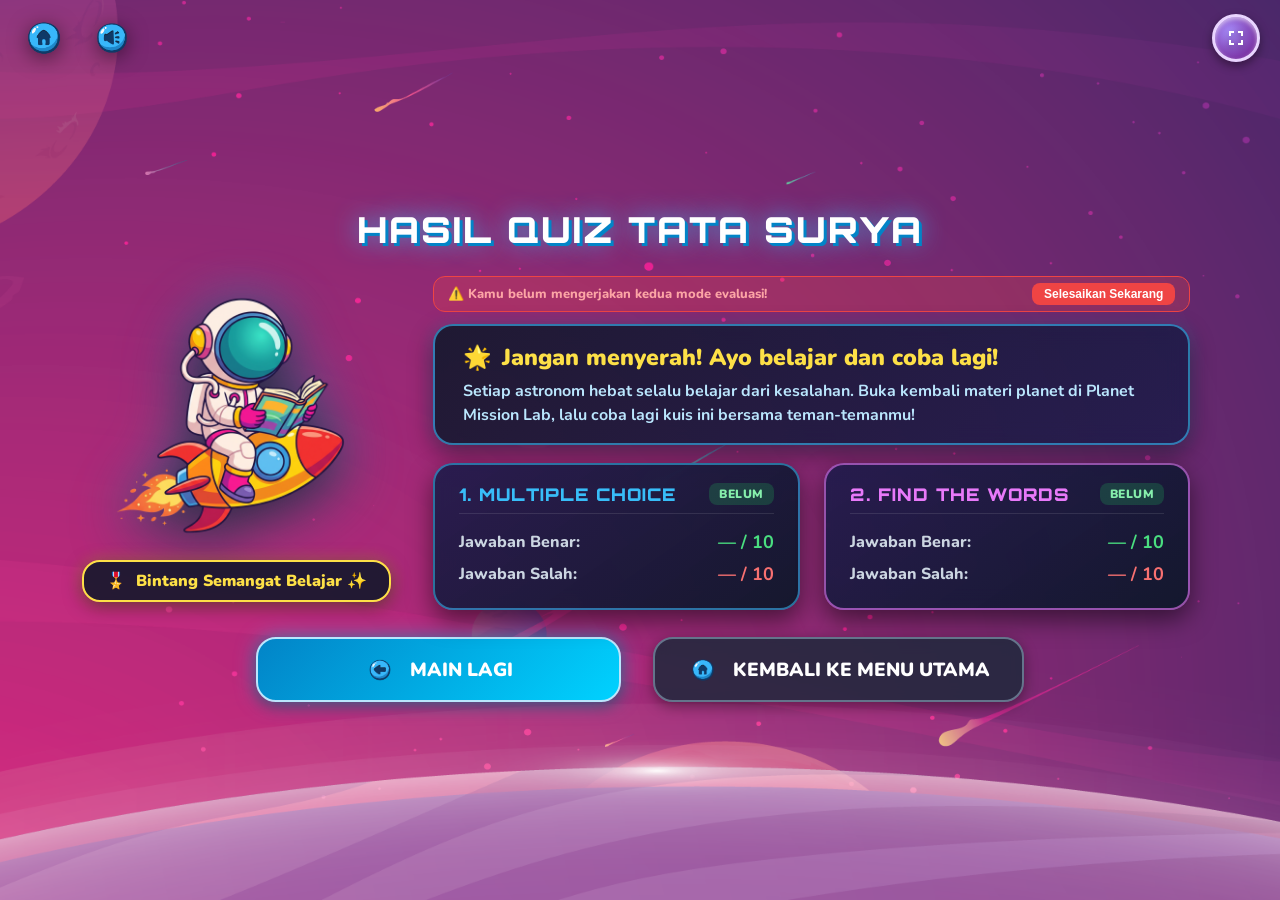
<file: slide-9.html>
<!DOCTYPE html>
<html lang="id">
<head>
  <meta charset="UTF-8">
  <meta name="viewport" content="width=device-width, initial-scale=1.0, maximum-scale=1.0, user-scalable=no">
  <title>Slide 9 - Hasil Akhir Evaluasi | PLANET MISSION LAB</title>
  
  <link rel="icon" href="data:image/svg+xml,<svg xmlns=%22http://www.w3.org/2000/svg%22 viewBox=%220 0 100 100%22><text y=%22.9em%22 font-size=%2290%22>🪐</text></svg>">
  <link rel="stylesheet" href="css/styles.css">

  <style>
    /* ==========================================================================
       STYLING SLIDE 9: REKAPITULASI HASIL AKHIR KESELURUHAN EVALUASI
       (MULTIPLE CHOICE + FIND THE WORDS)
       OPTIMAL UNTUK PID / IFP 16:9 (TANPA SCROLLBAR)
       ========================================================================== */

    .slide-result-main {
      display: flex !important;
      flex-direction: column !important;
      justify-content: center !important;
      align-items: center !important;
      height: 100% !important;
      min-height: 100% !important;
      box-sizing: border-box !important;
      padding-top: clamp(40px, 6vh, 65px) !important;
      padding-bottom: clamp(35px, 5vh, 55px) !important;
      padding-left: clamp(24px, 3.5vw, 50px) !important;
      padding-right: clamp(24px, 3.5vw, 50px) !important;
      background: transparent !important;
      position: relative !important;
      overflow: hidden !important;
    }

    /* Judul Utama Slide 9 Terpusat di Bagian Atas */
    .result-page-title {
      font-family: var(--font-scifi-head), sans-serif !important;
      font-size: clamp(24px, 2.8vw, 36px) !important;
      font-weight: 900 !important;
      color: #FFFFFF !important;
      letter-spacing: 2px !important;
      text-transform: uppercase !important;
      text-shadow: 3px 3px 0px #0284C7, 0 0 24px rgba(56, 189, 248, 0.85) !important;
      margin: 0 0 clamp(18px, 2.5vh, 28px) 0 !important;
      text-align: center !important;
    }

    .result-unified-container {
      display: flex !important;
      align-items: center !important;
      justify-content: center !important;
      gap: clamp(28px, 3.8vw, 52px) !important;
      width: 100% !important;
      max-width: clamp(960px, 86vw, 1160px) !important;
      margin: 0 auto !important;
    }

    /* Kolom Maskot Adaptif di Sebelah Kiri */
    .result-mascot-side-col {
      display: flex !important;
      flex-direction: column !important;
      align-items: center !important;
      justify-content: center !important;
      width: clamp(230px, 23vw, 310px) !important;
      flex-shrink: 0 !important;
    }

    .result-mascot-img-wrap {
      width: 100%;
      display: flex;
      align-items: center;
      justify-content: center;
      cursor: pointer;
      animation: floatMascot 4.5s ease-in-out infinite;
      transition: transform 0.3s cubic-bezier(0.34, 1.56, 0.64, 1);
    }

    .result-mascot-img-wrap:hover {
      transform: scale(1.08) rotate(3deg);
    }

    .result-mascot-img {
      width: 100% !important;
      height: auto !important;
      max-height: clamp(220px, 29vh, 300px) !important;
      object-fit: contain !important;
      filter: drop-shadow(0 14px 28px rgba(0, 0, 0, 0.65)) drop-shadow(0 0 24px rgba(56, 189, 248, 0.45)) !important;
    }

    .result-medal-badge {
      margin-top: 14px !important;
      display: inline-flex !important;
      align-items: center !important;
      gap: 10px !important;
      padding: 8px 22px !important;
      background: rgba(15, 23, 42, 0.88) !important;
      border: 2px solid #FDE047 !important;
      border-radius: 18px !important;
      font-size: clamp(13px, 1.35vw, 16px) !important;
      font-weight: 900 !important;
      color: #FDE047 !important;
      box-shadow: 0 4px 18px rgba(0, 0, 0, 0.5), 0 0 16px rgba(253, 224, 71, 0.35) !important;
      backdrop-filter: blur(8px) !important;
      white-space: nowrap !important;
    }

    /* Kolom Data Hasil di Sebelah Kanan */
    .result-details-col {
      flex: 1 !important;
      max-width: clamp(680px, 62vw, 840px) !important;
      display: flex !important;
      flex-direction: column !important;
      justify-content: center !important;
    }

    .result-main-title {
      display: none !important;
    }

    /* Kotak Pesan Apresiasi / Penyemangat */
    .result-appreciation-box {
      background: linear-gradient(135deg, rgba(15, 23, 42, 0.88) 0%, rgba(30, 27, 75, 0.88) 100%) !important;
      border: 2.5px solid rgba(56, 189, 248, 0.6) !important;
      border-radius: 20px !important;
      padding: clamp(14px, 1.8vh, 20px) clamp(20px, 2.2vw, 28px) !important;
      margin-bottom: clamp(16px, 2vh, 24px) !important;
      backdrop-filter: blur(10px) !important;
      box-shadow: 0 8px 24px rgba(0, 0, 0, 0.45), 0 0 18px rgba(56, 189, 248, 0.2) !important;
    }

    .result-feedback-headline {
      font-size: clamp(17px, 1.9vw, 23px) !important;
      font-weight: 900 !important;
      color: #FDE047 !important;
      margin: 0 0 6px 0 !important;
      display: flex !important;
      align-items: center !important;
      gap: 10px !important;
    }

    .result-feedback-body {
      font-size: clamp(13.5px, 1.4vw, 16px) !important;
      font-weight: 700 !important;
      color: #BAE6FD !important;
      line-height: 1.5 !important;
      margin: 0 !important;
    }

    /* Deretan Dua Kartu Hasil Sub-Mode (Multiple Choice & Find the Words) */
    .result-submodes-row {
      display: flex !important;
      gap: clamp(16px, 2vw, 24px) !important;
      margin-bottom: 0 !important;
    }

    .result-submode-card {
      flex: 1 !important;
      background: linear-gradient(145deg, rgba(30, 27, 75, 0.9) 0%, rgba(15, 23, 42, 0.95) 100%) !important;
      border: 2.5px solid rgba(56, 189, 248, 0.55) !important;
      border-radius: 20px !important;
      padding: clamp(16px, 2vh, 22px) clamp(18px, 2vw, 24px) !important;
      box-shadow: 0 10px 24px rgba(0, 0, 0, 0.5) !important;
      backdrop-filter: blur(10px) !important;
      display: flex !important;
      flex-direction: column !important;
      justify-content: space-between !important;
    }

    .result-submode-card.card-ftw {
      border-color: rgba(232, 121, 249, 0.6) !important;
    }

    .submode-card-header {
      display: flex !important;
      align-items: center !important;
      justify-content: space-between !important;
      margin-bottom: 12px !important;
      padding-bottom: 8px !important;
      border-bottom: 1.5px solid rgba(255, 255, 255, 0.1) !important;
    }

    .submode-title {
      font-family: var(--font-scifi-head), sans-serif !important;
      font-size: clamp(14px, 1.45vw, 17.5px) !important;
      font-weight: 900 !important;
      color: #38BDF8 !important;
      letter-spacing: 1px !important;
    }

    .result-submode-card.card-ftw .submode-title {
      color: #E879F9 !important;
    }

    .submode-status-tag {
      font-size: 12px !important;
      font-weight: 900 !important;
      color: #86EFAC !important;
      background: rgba(34, 197, 94, 0.22) !important;
      padding: 3px 10px !important;
      border-radius: 8px !important;
      letter-spacing: 0.5px !important;
    }

    .submode-stats-row {
      display: flex !important;
      justify-content: space-between !important;
      align-items: center !important;
      font-size: clamp(13.5px, 1.4vw, 16px) !important;
      font-weight: 800 !important;
      color: #CBD5E1 !important;
      padding: 4px 0 !important;
    }

    .submode-stats-row .correct {
      color: #4ADE80 !important;
      font-size: clamp(15px, 1.6vw, 18px) !important;
    }
    .submode-stats-row .wrong {
      color: #F87171 !important;
      font-size: clamp(15px, 1.6vw, 18px) !important;
    }

    /* TOMBOL AKSI UTAMA (MAIN LAGI & KEMBALI KE MENU UTAMA) */
    .result-actions-row {
      display: flex !important;
      align-items: center !important;
      justify-content: center !important;
      gap: clamp(18px, 2.5vw, 32px) !important;
      width: 100% !important;
      max-width: clamp(620px, 60vw, 840px) !important;
      margin-top: clamp(22px, 3vh, 36px) !important;
    }

    .btn-result-action {
      flex: 1 !important;
      padding: clamp(13px, 1.6vh, 18px) clamp(22px, 2.5vw, 34px) !important;
      border-radius: 20px !important;
      font-family: var(--font-body), sans-serif !important;
      font-size: clamp(15px, 1.6vw, 19px) !important;
      font-weight: 900 !important;
      cursor: pointer !important;
      display: inline-flex !important;
      align-items: center !important;
      justify-content: center !important;
      gap: 14px !important;
      white-space: nowrap !important;
      transition: all 0.22s cubic-bezier(0.25, 1, 0.5, 1) !important;
      user-select: none !important;
      touch-action: manipulation !important;
    }

    .btn-result-retry {
      background: linear-gradient(135deg, #0284C7 0%, #00D2FF 100%);
      border: 2.5px solid #BAE6FD;
      color: #FFFFFF;
      box-shadow: 0 0 20px rgba(0, 210, 255, 0.5), 0 4px 14px rgba(0, 0, 0, 0.4);
    }

    .btn-result-retry:hover {
      transform: translateY(-3px) scale(1.02);
      filter: brightness(1.1);
      box-shadow: 0 0 28px rgba(0, 210, 255, 0.7);
    }

    .btn-result-home {
      background: rgba(30, 41, 59, 0.85);
      border: 2.5px solid #64748B;
      color: #FFFFFF;
      box-shadow: 0 4px 14px rgba(0, 0, 0, 0.4);
      backdrop-filter: blur(8px);
    }

    .btn-result-home:hover {
      background: rgba(51, 65, 85, 0.95);
      border-color: #94A3B8;
      transform: translateY(-3px) scale(1.02);
    }

    .btn-result-action img {
      width: clamp(24px, 2.5vw, 32px);
      height: clamp(24px, 2.5vw, 32px);
      object-fit: contain;
    }

    /* Peringatan Jika Belum Menyelesaikan Kedua Mode */
    .incomplete-warning-banner {
      background: rgba(239, 68, 68, 0.25);
      border: 1.5px solid #EF4444;
      border-radius: 12px;
      padding: 6px 14px;
      margin-bottom: 12px;
      font-size: 13px;
      font-weight: 800;
      color: #FCA5A5;
      display: flex;
      align-items: center;
      justify-content: space-between;
    }

    .btn-resume-mode {
      background: #EF4444;
      color: #FFFFFF;
      border: none;
      padding: 4px 12px;
      border-radius: 8px;
      font-weight: 800;
      font-size: 12px;
      cursor: pointer;
    }
  </style>
</head>
<body>

  <!-- VIEWPORT 16:9 CONTAINER -->
  <div id="viewport-wrapper">
    <div id="app-stage" style="background-image: url('assets/bg%20keseluruhan.png');">

      <!-- ====================================================================
           GLOBAL HUD
           ==================================================================== -->
      <header class="stage-hud">
        <div class="hud-left" style="gap: 20px; align-items: center;">
          <button id="btn-back-menu" class="asset-icon-btn" data-tooltip="Menu Utama" title="Kembali ke Menu Utama">
            <img src="assets/Tombol%20Rumah.png" alt="Kembali ke Menu Utama">
          </button>
          <button id="btn-global-audio" class="asset-icon-btn" data-tooltip="Pengaturan Suara" title="Pengaturan Audio (Tekan M)">
            <img src="assets/Tombol%20Suara.png" alt="Tombol Suara">
          </button>
        </div>

        <div class="hud-center"></div>

        <div class="hud-right" style="gap: 20px; align-items: center;">
          <button id="btn-global-fullscreen" class="arcade-circle-btn btn-fullscreen" title="Layar Penuh Proyektor (F)">
            <svg viewBox="0 0 24 24"><path d="M7 14H5v5h5v-2H7v-3zm-2-4h2V7h3V5H5v5zm12 7h-3v2h5v-5h-2v3zM14 5v2h3v3h2V5h-5z"/></svg>
          </button>
        </div>
      </header>

      <!-- ====================================================================
           SLIDE 9 CONTENT: HASIL AKHIR KESELURUHAN EVALUASI (20 SOAL)
           ==================================================================== -->
      <main class="slide active slide-result-main">

        <!-- JUDUL UTAMA TERPUSAT SECARA HORIZONTAL DI BAGIAN ATAS -->
        <h2 class="arcade-header-title result-page-title">HASIL QUIZ TATA SURYA</h2>

        <!-- AREA KONTEN UTAMA: MASKOT (KIRI) & RINCIAN HASIL (KANAN) -->
        <div class="result-unified-container">
          
          <!-- MASKOT ASTRONOT ADAPTIF & MEDALI -->
          <div class="result-mascot-side-col">
            <div id="result-mascot-wrapper" class="result-mascot-img-wrap" title="Astronot Planet Mission Lab (Klik)">
              <img id="result-mascot-img" 
                   class="result-mascot-img" 
                   src="assets/Maskot%209.png" 
                   alt="Maskot Astronot Hasil Evaluasi">
            </div>

            <div id="result-medal-badge" class="result-medal-badge">
              <span>🎖️</span>
              <span id="result-medal-text">Medali Keberhasilan</span>
            </div>
          </div>

          <!-- KOLOM RINCIAN HASIL & PENILAIAN TERINTEGRASI -->
          <div class="result-details-col">

            <!-- Banner Peringatan Jika Mode Belum Selesai Semua -->
            <div id="banner-incomplete" class="incomplete-warning-banner" style="display: none;">
              <span id="banner-incomplete-text">⚠️ Perhatian: Salah satu mode evaluasi belum diselesaikan!</span>
              <button id="btn-resume-mode" class="btn-resume-mode">Selesaikan Sekarang</button>
            </div>

            <!-- KOTAK PESAN APRESIASI / PENYEMANGAT -->
            <div class="result-appreciation-box">
              <h3 id="result-appreciation-headline" class="result-feedback-headline">
                <span>🌟</span>
                <span id="result-headline-text">Luar Biasa! Kamu Ahli Tata Surya!</span>
              </h3>
              <p id="result-appreciation-body" class="result-feedback-body">
                Selamat! Pengetahuanmu mengenai karakteristik planet, hukum orbit, dan misteri tata surya sangat mengagumkan!
              </p>
            </div>

            <!-- DERETAN DUA KARTU SUB-MODE (MULTIPLE CHOICE & FIND THE WORDS) -->
            <div class="result-submodes-row">
              <!-- 1. MULTIPLE CHOICE -->
              <div class="result-submode-card card-mc">
                <div class="submode-card-header">
                  <span class="submode-title">1. MULTIPLE CHOICE</span>
                  <span id="tag-mc-status" class="submode-status-tag">SELESAI</span>
                </div>
                <div class="submode-stats-row">
                  <span>Jawaban Benar:</span>
                  <strong id="mc-correct-val" class="correct">10 / 10</strong>
                </div>
                <div class="submode-stats-row">
                  <span>Jawaban Salah:</span>
                  <strong id="mc-wrong-val" class="wrong">0 / 10</strong>
                </div>
              </div>

              <!-- 2. FIND THE WORDS -->
              <div class="result-submode-card card-ftw">
                <div class="submode-card-header">
                  <span class="submode-title">2. FIND THE WORDS</span>
                  <span id="tag-ftw-status" class="submode-status-tag">SELESAI</span>
                </div>
                <div class="submode-stats-row">
                  <span>Jawaban Benar:</span>
                  <strong id="ftw-correct-val" class="correct">10 / 10</strong>
                </div>
                <div class="submode-stats-row">
                  <span>Jawaban Salah:</span>
                  <strong id="ftw-wrong-val" class="wrong">0 / 10</strong>
                </div>
              </div>
            </div>

          </div>

        </div>

        <!-- TOMBOL AKSI: MAIN LAGI & KEMBALI KE MENU UTAMA (TERPUSAT DI BAGIAN BAWAH KONTEN) -->
        <div class="result-actions-row">
          <button id="btn-quiz-retry" class="btn-result-action btn-result-retry" title="Mengulang Seluruh Kuis (Sesi Baru)">
            <img src="assets/Tombol%20Mundur.png" alt="Icon Main Lagi">
            <span>MAIN LAGI</span>
          </button>

          <button id="btn-quiz-home" class="btn-result-action btn-result-home" title="Kembali ke Menu Utama">
            <img src="assets/Tombol%20Rumah.png" alt="Icon Kembali ke Menu Utama">
            <span>KEMBALI KE MENU UTAMA</span>
          </button>
        </div>

      </main>

    </div>
  </div>


  <!-- ======================================================================
       SCRIPTS: PERHITUNGAN TERPADU 20 SOAL, APRESIASI & PENGACAKAN ULANG
       ====================================================================== -->
  <script src="js/data.js"></script>
  <script src="js/common.js"></script>
  <script>
    document.addEventListener('DOMContentLoaded', () => {
      CommonHUD.init('slide-9');

      // 1. Ambil data nilai dari localStorage
      const mcDoneRaw = localStorage.getItem('pml_eval_mc_done');
      const ftwDoneRaw = localStorage.getItem('pml_eval_ftw_done');

      const mcDone = mcDoneRaw === 'true';
      const ftwDone = ftwDoneRaw === 'true';

      const mcScore = mcDone ? parseInt(localStorage.getItem('pml_eval_mc_score') || '0', 10) : 0;
      const ftwScore = ftwDone ? parseInt(localStorage.getItem('pml_eval_ftw_score') || '0', 10) : 0;

      const totalCorrect = mcScore + ftwScore;
      const totalQuestions = 20;
      const totalWrong = totalQuestions - totalCorrect;
      const percentage = Math.round((totalCorrect / totalQuestions) * 100);

      // Sinkronkan ke CommonState untuk kompabilitas riwayat
      CommonState.saveQuizScore(totalCorrect, totalQuestions);

      // 2. Referensi Elemen DOM
      const bannerIncomplete = document.getElementById('banner-incomplete');
      const bannerText = document.getElementById('banner-incomplete-text');
      const btnResume = document.getElementById('btn-resume-mode');

      const tagMcStatus = document.getElementById('tag-mc-status');
      const tagFtwStatus = document.getElementById('tag-ftw-status');

      const mcCorrectVal = document.getElementById('mc-correct-val');
      const mcWrongVal = document.getElementById('mc-wrong-val');
      const ftwCorrectVal = document.getElementById('ftw-correct-val');
      const ftwWrongVal = document.getElementById('ftw-wrong-val');

      const grandDigits = document.getElementById('grand-score-digits');
      const grandCorrectText = document.getElementById('grand-correct-text');
      const grandWrongText = document.getElementById('grand-wrong-text');
      const grandPercentText = document.getElementById('grand-percent-text');
      const grandProgressFill = document.getElementById('grand-progress-fill');

      const mascotImg = document.getElementById('result-mascot-img');
      const medalText = document.getElementById('result-medal-text');
      const headlineText = document.getElementById('result-headline-text');
      const appreciationBody = document.getElementById('result-appreciation-body');

      // 3. Tampilkan Data Multiple Choice & Find the Words
      if (mcDone) {
        tagMcStatus.textContent = 'SELESAI';
        tagMcStatus.style.background = 'rgba(34, 197, 94, 0.2)';
        tagMcStatus.style.color = '#86EFAC';
        mcCorrectVal.textContent = `${mcScore} / 10`;
        mcWrongVal.textContent = `${10 - mcScore} / 10`;
      } else {
        tagMcStatus.textContent = 'BELUM';
        tagMcStatus.style.background = 'rgba(239, 68, 68, 0.2)';
        tagMcStatus.style.color = '#FCA5A5';
        mcCorrectVal.textContent = `— / 10`;
        mcWrongVal.textContent = `— / 10`;
      }

      if (ftwDone) {
        tagFtwStatus.textContent = 'SELESAI';
        tagFtwStatus.style.background = 'rgba(34, 197, 94, 0.2)';
        tagFtwStatus.style.color = '#86EFAC';
        ftwCorrectVal.textContent = `${ftwScore} / 10`;
        ftwWrongVal.textContent = `${10 - ftwScore} / 10`;
      } else {
        tagFtwStatus.textContent = 'BELUM';
        tagFtwStatus.style.background = 'rgba(239, 68, 68, 0.2)';
        tagFtwStatus.style.color = '#FCA5A5';
        ftwCorrectVal.textContent = `— / 10`;
        ftwWrongVal.textContent = `— / 10`;
      }

      // Banner jika salah satu belum selesai
      if (!mcDone || !ftwDone) {
        bannerIncomplete.style.display = 'flex';
        if (!mcDone && !ftwDone) {
          bannerText.textContent = '⚠️ Kamu belum mengerjakan kedua mode evaluasi!';
          btnResume.onclick = () => CommonHUD.navigate('slide-8.html');
        } else if (!mcDone) {
          bannerText.textContent = '⚠️ Mode Multiple Choice belum diselesaikan!';
          btnResume.onclick = () => CommonHUD.navigate('slide-8.html?mode=mc');
        } else {
          bannerText.textContent = '⚠️ Mode Find the Words belum diselesaikan!';
          btnResume.onclick = () => CommonHUD.navigate('slide-8.html?mode=ftw');
        }
      }

      // Grand Total (jika elemen tersedia di DOM)
      if (grandDigits) grandDigits.textContent = totalCorrect;
      if (grandCorrectText) grandCorrectText.textContent = `${totalCorrect} / 20`;
      if (grandWrongText) grandWrongText.textContent = `${totalWrong} / 20`;
      if (grandPercentText) grandPercentText.textContent = `${percentage}%`;

      // Animasi Progress Bar
      if (grandProgressFill) {
        setTimeout(() => {
          grandProgressFill.style.width = `${percentage}%`;
        }, 250);
      }

      // 4. Logika Maskot, Pesan Apresiasi & Efek Suara
      if (percentage >= 90) {
        // 90 - 100%
        if (mascotImg) mascotImg.src = 'assets/Maskot%209.png';
        if (medalText) medalText.textContent = 'Medali Emas Antariksa 🥇';
        if (headlineText) headlineText.textContent = 'Luar Biasa! Kamu Ahli Tata Surya!';
        if (appreciationBody) appreciationBody.textContent = 'Pemahamanmu tentang semesta, tata surya, orbit, dan karakteristik planet sangat sempurna tanpa cela! Pertahankan kehebatanmu, calon astronom dunia!';
        setTimeout(() => CommonAudio.play('fanfare'), 300);
      } else if (percentage >= 70) {
        // 70 - 89%
        if (mascotImg) mascotImg.src = 'assets/Maskot%209.png';
        if (medalText) medalText.textContent = 'Medali Perak Antariksa 🥈';
        if (headlineText) headlineText.textContent = 'Hebat! Pengetahuanmu tentang Tata Surya semakin baik!';
        if (appreciationBody) appreciationBody.textContent = 'Kerja yang sangat membanggakan! Kamu telah menuntaskan kedua tantangan evaluasi dengan sangat baik. Terus rawat rasa ingin tahumu terhadap luasnya alam semesta!';
        setTimeout(() => CommonAudio.play('fanfare'), 300);
      } else if (percentage >= 50) {
        // 50 - 69%
        if (mascotImg) mascotImg.src = 'assets/Maskot%209.2.png';
        if (medalText) medalText.textContent = 'Bintang Penjelajah Antariksa ⭐';
        if (headlineText) headlineText.textContent = 'Bagus! Terus tingkatkan pengetahuanmu!';
        if (appreciationBody) appreciationBody.textContent = 'Hasil yang cukup baik! Sedikit lagi latihan di Planet Lab dan Planet Explorer, kamu pasti bisa meraih skor sempurna 20/20!';
        setTimeout(() => CommonAudio.play('correct'), 300);
      } else {
        // < 50%
        if (mascotImg) mascotImg.src = 'assets/Maskot%209.2.png';
        if (medalText) medalText.textContent = 'Bintang Semangat Belajar ✨';
        if (headlineText) headlineText.textContent = 'Jangan menyerah! Ayo belajar dan coba lagi!';
        if (appreciationBody) appreciationBody.textContent = 'Setiap astronom hebat selalu belajar dari kesalahan. Buka kembali materi planet di Planet Mission Lab, lalu coba lagi kuis ini bersama teman-temanmu!';
        setTimeout(() => CommonAudio.play('wrong'), 300);
      }

      // Interaktivitas Maskot
      if (mascotImg) {
        mascotImg.addEventListener('click', () => {
          CommonAudio.play(percentage >= 70 ? 'correct' : 'button');
          mascotImg.style.transform = 'scale(1.12) rotate(4deg)';
          setTimeout(() => mascotImg.style.transform = '', 300);
        });
      }

      // 5. Tombol Aksi:
      // MAIN LAGI: Reset seluruh skor evaluasi, mulai sesi baru
      const btnRetry = document.getElementById('btn-quiz-retry');
      if (btnRetry) {
        btnRetry.addEventListener('click', () => {
          CommonAudio.play('button');
          localStorage.removeItem('pml_eval_mc_score');
          localStorage.removeItem('pml_eval_mc_done');
          localStorage.removeItem('pml_eval_ftw_score');
          localStorage.removeItem('pml_eval_ftw_done');
          CommonState.saveQuizScore(0, 20);
          CommonHUD.navigate('slide-8.html');
        });
      }

      // KEMBALI KE MENU UTAMA (slide-2.html)
      const btnHome = document.getElementById('btn-quiz-home');
      if (btnHome) {
        btnHome.addEventListener('click', () => {
          CommonAudio.play('button');
          CommonHUD.navigate('slide-2.html');
        });
      }

      const btnMenu = document.getElementById('btn-back-menu');
      if (btnMenu) {
        btnMenu.addEventListener('click', () => {
          CommonAudio.play('button');
          CommonHUD.navigate('slide-2.html');
        });
      }
    });
  </script>
</body>
</html>
</file>
<file: css/styles.css>
/* ==========================================================================
   PLANET MISSION LAB - STYLESHEET
   Tema: Space Arcade Sci-Fi (Strict Palet & Responsive 16:9 Klasikal Proyektor)
   ========================================================================== */

@import url('https://fonts.googleapis.com/css2?family=Orbitron:wght@500;700;800;900&family=Press+Start+2P&family=Fredoka:wght@400;600;700&family=Nunito:wght@400;600;700;800;900&display=swap');

:root {
  /* STRICT COLOR PALETTE */
  --dark-space: #432991;          /* Dark Space Background (Primary) */
  --violet-container: #762A9D;    /* Violet/Purple Container (Secondary) */
  --magenta-accent: #C42B7C;      /* Bright Pink/Magenta Accent */
  --coral-button: #E35850;        /* Coral/Orange Action Buttons */
  --cyber-cyan: #38BDF8;          /* Cyber Cyan/Light Blue (Borders & Glows) */

  /* ARCADE & COMPLEMENTARY ACCENTS */
  --arcade-blue-glow: #0284C7;
  --arcade-cyan-bright: #67E8F9;
  --arcade-yellow: #FDE047;
  --arcade-green: #22C55E;
  --arcade-red: #EF4444;
  --arcade-white: #FFFFFF;
  --arcade-card-bg: rgba(67, 41, 145, 0.88);
  --arcade-box-shadow: 0 8px 32px rgba(0, 0, 0, 0.45);
  
  /* TYPOGRAPHY */
  --font-arcade-title: 'Press Start 2P', monospace;
  --font-scifi-head: 'Orbitron', sans-serif;
  --font-body: 'Nunito', 'Fredoka', sans-serif;
  
  /* ASPECT RATIO */
  --stage-aspect: 16 / 9;
}

/* RESET & BASE */
*, *::before, *::after {
  box-sizing: border-box;
  margin: 0;
  padding: 0;
  user-select: none;
  -webkit-user-select: none;
}

html, body {
  width: 100%;
  height: 100%;
  overflow: hidden;
  background-color: #1a0f3c;
  background: radial-gradient(circle at center, #351c75 0%, #170d38 100%);
  font-family: var(--font-body);
  color: #ffffff;
  display: flex;
  align-items: center;
  justify-content: center;
}

/* ==========================================================================
   16:9 VIEWPORT CONTAINER (OPTIMAL FOR PROJECTOR & MULTI-DEVICE)
   ========================================================================== */
#viewport-wrapper {
  position: relative;
  width: 100vw;
  height: 100vh;
  display: flex;
  align-items: center;
  justify-content: center;
  background: #0f0724;
}

#app-stage {
  position: relative;
  width: 100%;
  height: 100%;
  max-width: 100vw;
  max-height: 100vh;
  aspect-ratio: 16 / 9;
  overflow: hidden;
  background-color: var(--dark-space);
  background-image: url('../assets/bg%20keseluruhan.png');
  background-size: cover;
  background-position: center bottom;
  box-shadow: 0 0 50px rgba(0, 0, 0, 0.8), 0 0 25px rgba(56, 189, 248, 0.2);
  display: flex;
  flex-direction: column;
}

/* Fallback scale for non-aspect-ratio support */
@supports not (aspect-ratio: 16 / 9) {
  #app-stage {
    width: 100vw;
    height: 56.25vw; /* 16:9 */
    max-height: 100vh;
    max-width: 177.78vh; /* 16:9 */
  }
}

/* GLOBAL HEADER / HUD */
.stage-hud {
  position: absolute;
  top: 14px;
  left: 20px;
  right: 20px;
  display: flex;
  justify-content: space-between;
  align-items: center;
  z-index: 100;
  pointer-events: none;
}

.hud-left, .hud-center, .hud-right {
  display: flex;
  align-items: center;
  gap: 12px;
  pointer-events: auto;
}

/* ROUND ARCADE BUTTONS */
.arcade-circle-btn {
  width: 48px;
  height: 48px;
  border-radius: 50%;
  border: 3px solid rgba(255, 255, 255, 0.85);
  box-shadow: 0 4px 10px rgba(0, 0, 0, 0.4), inset 0 2px 4px rgba(255, 255, 255, 0.6);
  cursor: pointer;
  display: flex;
  align-items: center;
  justify-content: center;
  transition: transform 0.15s ease, filter 0.15s ease;
  position: relative;
  outline: none;
}

.arcade-circle-btn:hover {
  transform: scale(1.1);
  filter: brightness(1.15);
}

.arcade-circle-btn:active {
  transform: scale(0.95);
}

.arcade-circle-btn.btn-home {
  background: radial-gradient(circle at 35% 35%, #38BDF8 0%, #0284C7 80%, #0369a1 100%);
  border-color: #BAE6FD;
}

.arcade-circle-btn.btn-close {
  background: radial-gradient(circle at 35% 35%, #F87171 0%, #E35850 80%, #B91C1C 100%);
  border-color: #FECACA;
}

.arcade-circle-btn.btn-audio {
  background: radial-gradient(circle at 35% 35%, #38BDF8 0%, #0284C7 80%, #0369a1 100%);
  border-color: #BAE6FD;
}

.arcade-circle-btn.btn-fullscreen {
  background: radial-gradient(circle at 35% 35%, #A78BFA 0%, #762A9D 80%, #581C87 100%);
  border-color: #E9D5FF;
}

.arcade-circle-btn svg {
  width: 24px;
  height: 24px;
  fill: #FFFFFF;
  filter: drop-shadow(0 2px 3px rgba(0, 0, 0, 0.4));
}

/* Audio pill badge */
.audio-toggle-pill {
  display: inline-flex;
  align-items: center;
  background: rgba(255, 255, 255, 0.9);
  padding: 3px 6px;
  border-radius: 20px;
  box-shadow: 0 2px 8px rgba(0, 0, 0, 0.3);
  cursor: pointer;
  transition: transform 0.2s;
  pointer-events: auto;
}
.audio-toggle-pill:hover {
  transform: scale(1.05);
}
.audio-toggle-pill span {
  font-size: 14px;
  margin-left: 2px;
}

/* ==========================================================================
   SLIDE CONTAINERS & TRANSITIONS
   ========================================================================== */
.slide {
  position: absolute;
  top: 0;
  left: 0;
  width: 100%;
  height: 100%;
  display: none;
  opacity: 0;
  transition: opacity 0.35s ease-in-out, transform 0.35s ease-out;
  padding: 60px 40px 40px 40px;
  overflow: hidden;
  z-index: 10;
}

.slide.active {
  display: flex;
  flex-direction: column;
  opacity: 1;
  z-index: 20;
}

/* SLIDE HEADERS (ARCADE FONT) */
.arcade-header-title {
  font-family: var(--font-arcade-title);
  font-size: clamp(20px, 3.2vw, 36px);
  text-align: center;
  color: #FFFFFF;
  text-transform: uppercase;
  letter-spacing: 2px;
  text-shadow: 
    3px 3px 0px #0284C7,
    -2px -2px 0px var(--violet-container),
    0px 0px 18px var(--cyber-cyan);
  margin-bottom: 20px;
  line-height: 1.3;
}

/* ==========================================================================
   SLIDE 1: COVER / LANDING PAGE
   ========================================================================== */
#slide-cover {
  padding: 0;
  background-image: url('../assets/Background_Start.png');
  background-size: cover;
  background-position: center;
  justify-content: center;
  align-items: center;
}

.cover-content {
  position: relative;
  width: 100%;
  height: 100%;
  display: flex;
  flex-direction: column;
  align-items: center;
  justify-content: center;
}

.cover-title-group {
  margin-top: -60px;
  text-align: center;
  z-index: 5;
}

.cover-title-main {
  font-family: var(--font-arcade-title);
  font-size: clamp(26px, 4.4vw, 54px);
  color: #FFFFFF;
  text-shadow: 
    4px 4px 0px #0284C7,
    -3px -3px 0px var(--violet-container),
    0 0 24px var(--cyber-cyan);
  letter-spacing: 3px;
  margin-bottom: 8px;
  animation: arcadePulse 2s infinite alternate ease-in-out;
}

.cover-title-sub {
  font-family: var(--font-arcade-title);
  font-size: clamp(22px, 3.6vw, 44px);
  color: #FFFFFF;
  text-shadow: 
    4px 4px 0px #0284C7,
    -3px -3px 0px var(--violet-container),
    0 0 24px var(--cyber-cyan);
  letter-spacing: 3px;
  margin-bottom: 30px;
}

@keyframes arcadePulse {
  0% { transform: scale(1); filter: drop-shadow(0 0 5px rgba(56, 189, 248, 0.4)); }
  100% { transform: scale(1.02); filter: drop-shadow(0 0 20px rgba(56, 189, 248, 0.9)); }
}

/* HUGE BLUE PLAY BUTTON */
.btn-play-arcade {
  width: clamp(90px, 14vw, 150px);
  height: clamp(90px, 14vw, 150px);
  border-radius: 50%;
  border: 5px solid #E0F2FE;
  background: radial-gradient(circle at 35% 30%, #38BDF8 0%, #0284C7 60%, #0369A1 100%);
  box-shadow: 
    0 0 0 10px rgba(56, 189, 248, 0.35),
    0 12px 30px rgba(0, 0, 0, 0.6),
    inset 0 4px 10px rgba(255, 255, 255, 0.8),
    inset 0 -8px 12px rgba(0, 0, 0, 0.3);
  cursor: pointer;
  display: flex;
  align-items: center;
  justify-content: center;
  position: relative;
  transition: transform 0.2s cubic-bezier(0.34, 1.56, 0.64, 1), box-shadow 0.2s ease;
  z-index: 10;
  outline: none;
}

.btn-play-arcade:hover {
  transform: scale(1.12);
  box-shadow: 
    0 0 0 15px rgba(56, 189, 248, 0.5),
    0 15px 40px rgba(0, 0, 0, 0.7),
    inset 0 4px 12px rgba(255, 255, 255, 0.9);
}

.btn-play-arcade:active {
  transform: scale(0.96);
  box-shadow: 0 0 0 6px rgba(56, 189, 248, 0.4);
}

.btn-play-arcade .play-triangle {
  width: 0;
  height: 0;
  border-top: clamp(20px, 3.2vw, 36px) solid transparent;
  border-bottom: clamp(20px, 3.2vw, 36px) solid transparent;
  border-left: clamp(34px, 5.2vw, 58px) solid #164e63;
  position: relative;
  left: 6px;
  filter: drop-shadow(0 2px 2px rgba(255, 255, 255, 0.4));
}

.btn-play-arcade .play-triangle::after {
  content: '';
  position: absolute;
  top: clamp(-18px, -2.8vw, -32px);
  left: clamp(-32px, -4.8vw, -54px);
  width: 0;
  height: 0;
  border-top: clamp(18px, -2.8vw, 32px) solid transparent;
  border-bottom: clamp(18px, -2.8vw, 32px) solid transparent;
  border-left: clamp(30px, 4.8vw, 52px) solid #0c2d3b;
}

/* Specular reflection gloss on play button */
.btn-play-arcade::before {
  content: '';
  position: absolute;
  top: 10%;
  left: 18%;
  width: 32%;
  height: 20%;
  background: rgba(255, 255, 255, 0.85);
  border-radius: 50%;
  transform: rotate(-35deg);
  pointer-events: none;
}

/* ==========================================================================
   FUTURISTIC SCI-FI TECH FRAME (ACCORDING TO SLIDE 5 & 11)
   ========================================================================== */
.cyber-frame {
  position: relative;
  background: rgba(43, 21, 95, 0.88);
  border: 3.5px solid var(--cyber-cyan);
  border-radius: 12px;
  box-shadow: 
    0 0 20px rgba(56, 189, 248, 0.45),
    inset 0 0 15px rgba(56, 189, 248, 0.25);
  padding: 24px 32px;
  color: #FFFFFF;
}

/* Tech Cut Corners & Slash Decors */
.cyber-frame::before {
  content: '';
  position: absolute;
  top: -8px;
  left: 24px;
  width: 60px;
  height: 6px;
  background: var(--cyber-cyan);
  border-radius: 3px;
  box-shadow: 0 0 10px var(--cyber-cyan);
}

.cyber-frame::after {
  content: '';
  position: absolute;
  bottom: -8px;
  right: 24px;
  width: 60px;
  height: 6px;
  background: var(--cyber-cyan);
  border-radius: 3px;
  box-shadow: 0 0 10px var(--cyber-cyan);
}

.cyber-frame-slashes-left {
  position: absolute;
  top: -12px;
  left: 100px;
  display: flex;
  gap: 5px;
}

.cyber-frame-slashes-left span,
.cyber-frame-slashes-right span {
  display: inline-block;
  width: 8px;
  height: 10px;
  background: #FFFFFF;
  transform: skewX(-30deg);
  box-shadow: 0 0 6px rgba(255, 255, 255, 0.8);
}

.cyber-frame-slashes-right {
  position: absolute;
  top: -12px;
  right: 100px;
  display: flex;
  gap: 5px;
}

/* Bottom corner notch tabs */
.cyber-notch-bottom {
  position: absolute;
  bottom: -10px;
  left: 120px;
  display: flex;
  gap: 6px;
}
.cyber-notch-bottom span {
  width: 7px;
  height: 8px;
  background: var(--cyber-cyan);
  transform: skewX(-30deg);
}

/* ==========================================================================
   SLIDE 2: TUJUAN PEMBELAJARAN
   ========================================================================== */
#slide-objectives {
  align-items: center;
  justify-content: center;
  position: relative;
}

.objectives-container {
  display: flex;
  align-items: center;
  justify-content: center;
  gap: 40px;
  width: 100%;
  max-width: 1080px;
  margin: auto;
}

.objectives-mascot {
  width: clamp(140px, 18vw, 240px);
  filter: drop-shadow(0 10px 20px rgba(0, 0, 0, 0.5));
  animation: floatMascot 3.5s ease-in-out infinite;
  flex-shrink: 0;
}

@keyframes floatMascot {
  0%, 100% { transform: translateY(0px) rotate(0deg); }
  50% { transform: translateY(-12px) rotate(2deg); }
}

.objectives-card {
  flex: 1;
  max-width: 680px;
}

.objectives-list {
  list-style: none;
  display: flex;
  flex-direction: column;
  gap: 14px;
}

.objectives-list li {
  font-size: clamp(15px, 1.5vw, 19px);
  font-weight: 600;
  line-height: 1.45;
  color: #F1F5F9;
  display: flex;
  align-items: flex-start;
  gap: 12px;
}

.objective-num {
  font-family: var(--font-scifi-head);
  font-weight: 800;
  color: var(--cyber-cyan);
  background: rgba(56, 189, 248, 0.15);
  border: 1px solid var(--cyber-cyan);
  width: 28px;
  height: 28px;
  border-radius: 50%;
  display: flex;
  align-items: center;
  justify-content: center;
  flex-shrink: 0;
  font-size: 14px;
}

/* NAV CONTROLS (BOTTOM PREV / NEXT) */
.slide-nav-bottom {
  position: absolute;
  bottom: 22px;
  left: 28px;
  right: 28px;
  display: flex;
  justify-content: space-between;
  align-items: center;
  pointer-events: none;
}

.slide-nav-bottom .nav-btn-wrapper {
  pointer-events: auto;
  display: flex;
  align-items: center;
  gap: 10px;
  cursor: pointer;
  transition: transform 0.15s;
}

.slide-nav-bottom .nav-btn-wrapper:hover {
  transform: scale(1.06);
}

.slide-nav-bottom .nav-label {
  font-size: 15px;
  font-weight: 700;
  color: #FFFFFF;
  text-shadow: 0 2px 4px rgba(0, 0, 0, 0.7);
}

/* ==========================================================================
   SLIDE 3: DASHBOARD NAVIGASI UTAMA (4 MODULES + CONNECTED DASHED PATH)
   ========================================================================== */
#slide-dashboard {
  align-items: center;
  justify-content: center;
  background-image: url('../assets/bg%20keseluruhan.png');
  background-size: cover;
  background-position: center;
}

.dashboard-viewport {
  position: relative;
  width: 100%;
  max-width: 1100px;
  height: 72%;
  display: flex;
  align-items: center;
  justify-content: center;
  margin: auto;
}

/* Glowing connector SVG line */
.dashboard-path-svg {
  position: absolute;
  top: 0;
  left: 0;
  width: 100%;
  height: 100%;
  pointer-events: none;
  z-index: 2;
}

.dashboard-path-svg path {
  stroke: #FFFFFF;
  stroke-width: 4;
  stroke-dasharray: 10 10;
  fill: none;
  filter: drop-shadow(0 0 8px rgba(56, 189, 248, 0.8));
  animation: dashAnimation 30s linear infinite;
}

@keyframes dashAnimation {
  to {
    stroke-dashoffset: -1000;
  }
}

.dashboard-modules-grid {
  position: relative;
  width: 100%;
  height: 100%;
  display: flex;
  align-items: center;
  justify-content: space-between;
  z-index: 5;
  padding: 0 30px;
}

.module-card {
  width: clamp(140px, 16vw, 190px);
  height: clamp(170px, 20vw, 220px);
  background: linear-gradient(145deg, #432991 0%, #20124D 100%);
  border: 4px solid #FFFFFF;
  border-radius: 26px;
  box-shadow: 
    0 10px 25px rgba(0, 0, 0, 0.5),
    0 0 15px rgba(56, 189, 248, 0.4);
  display: flex;
  flex-direction: column;
  align-items: center;
  justify-content: center;
  padding: 16px 10px;
  cursor: pointer;
  transition: transform 0.25s cubic-bezier(0.34, 1.56, 0.64, 1), box-shadow 0.25s ease, border-color 0.25s ease;
  position: relative;
}

/* Module staggering vertical positions according to the dashed curve */
.module-card:nth-child(1) { align-self: flex-end; margin-bottom: 20px; }
.module-card:nth-child(2) { align-self: center; }
.module-card:nth-child(3) { align-self: flex-start; margin-top: 15px; }
.module-card:nth-child(4) { align-self: flex-start; margin-top: -10px; }

.module-card:hover {
  transform: translateY(-10px) scale(1.08);
  border-color: var(--cyber-cyan);
  box-shadow: 
    0 16px 35px rgba(0, 0, 0, 0.6),
    0 0 25px rgba(56, 189, 248, 0.9);
}

.module-icon-wrap {
  width: clamp(65px, 8vw, 95px);
  height: clamp(65px, 8vw, 95px);
  margin-bottom: 14px;
  display: flex;
  align-items: center;
  justify-content: center;
  filter: drop-shadow(0 4px 10px rgba(0, 0, 0, 0.4));
  transition: transform 0.2s;
}

.module-card:hover .module-icon-wrap {
  transform: scale(1.15) rotate(4deg);
}

.module-title {
  font-family: var(--font-arcade-title);
  font-size: clamp(10px, 1.05vw, 13px);
  color: #FFFFFF;
  text-align: center;
  line-height: 1.4;
  letter-spacing: 1px;
}

/* Small astronaut mascot on rocket in dashboard */
.dashboard-mascot-rocket {
  position: absolute;
  width: 55px;
  height: 55px;
  z-index: 6;
  pointer-events: none;
  animation: rocketPatrol 12s ease-in-out infinite;
}

@keyframes rocketPatrol {
  0% { transform: translate(15%, 80%) rotate(15deg); }
  25% { transform: translate(35%, 45%) rotate(5deg); }
  50% { transform: translate(62%, 20%) rotate(-10deg); }
  75% { transform: translate(85%, 10%) rotate(25deg); }
  100% { transform: translate(15%, 80%) rotate(15deg); }
}

/* ==========================================================================
   SLIDE 4: PLANET EXPLORER (OVERVIEW + ORBIT MAP + PLANET SLIDER + DALAM/LUAR)
   ========================================================================== */
#slide-explorer {
  align-items: center;
  justify-content: flex-start;
  position: relative;
  background-image: url('../assets/bg%20keseluruhan.png');
  background-size: cover;
  background-position: center;
}

.explorer-view-wrapper {
  position: relative;
  width: 100%;
  height: calc(100% - 70px);
  display: flex;
  align-items: center;
  justify-content: center;
}

.explorer-subview {
  position: absolute;
  width: 100%;
  height: 100%;
  display: none;
  flex-direction: column;
  align-items: center;
  justify-content: center;
  opacity: 0;
  transition: opacity 0.3s ease;
}

.explorer-subview.active {
  display: flex;
  opacity: 1;
}

/* --- Subview A: Overview (Tata Surya Definition - Slide 7) --- */
.explorer-overview-container {
  position: relative;
  width: 100%;
  max-width: 900px;
  margin: auto;
}

.orbiting-planets-ring {
  position: absolute;
  width: 100%;
  height: 100%;
  pointer-events: none;
}

.mini-orbit-planet {
  position: absolute;
  width: 44px;
  height: 44px;
  filter: drop-shadow(0 3px 6px rgba(0, 0, 0, 0.5));
}

.mini-orbit-sun { top: -20px; left: -50px; width: 85px; height: 85px; }
.mini-orbit-mercury { bottom: 10px; left: 30%; }
.mini-orbit-earth { bottom: -25px; left: 52%; width: 55px; height: 55px; }
.mini-orbit-mars { top: -20px; right: 28%; }
.mini-orbit-jupiter { bottom: 60px; left: -35px; width: 65px; height: 65px; }
.mini-orbit-saturn { top: -35px; right: -40px; width: 95px; height: 95px; }
.mini-orbit-neptune { bottom: 100px; right: -30px; width: 55px; height: 55px; }

.overview-card-text {
  font-size: clamp(14px, 1.4vw, 17px);
  line-height: 1.6;
  color: #F8FAFC;
  display: flex;
  flex-direction: column;
  gap: 14px;
}

/* Subview Switcher Tab Bar */
.explorer-tabs-nav {
  position: absolute;
  top: 14px;
  display: flex;
  gap: 10px;
  z-index: 30;
  background: rgba(32, 18, 77, 0.7);
  padding: 4px 10px;
  border-radius: 30px;
  border: 1px solid rgba(56, 189, 248, 0.4);
}

.explorer-tab-btn {
  background: transparent;
  border: none;
  color: #BAE6FD;
  font-family: var(--font-scifi-head);
  font-size: 12px;
  font-weight: 700;
  padding: 6px 14px;
  border-radius: 20px;
  cursor: pointer;
  transition: all 0.2s;
}

.explorer-tab-btn.active, .explorer-tab-btn:hover {
  background: var(--cyber-cyan);
  color: #0F172A;
  box-shadow: 0 0 10px rgba(56, 189, 248, 0.6);
}

/* --- Subview B: Interactive Solar System Map (Slide 4 & Explorer) --- */
.orbit-map-container {
  width: 98%;
  max-width: 1480px;
  height: 75%;
  display: flex;
  align-items: center;
  justify-content: space-between;
  position: relative;
  padding: 0 10px;
  margin: 0 auto;
}

.orbit-map-sun {
  width: clamp(120px, 11vw, 175px);
  cursor: pointer;
  filter: drop-shadow(0 0 35px rgba(251, 191, 36, 0.95)) drop-shadow(0 0 16px rgba(245, 158, 11, 0.85));
  transition: transform 0.25s cubic-bezier(0.34, 1.56, 0.64, 1);
  flex-shrink: 0;
  position: relative;
}
.orbit-map-sun:hover {
  transform: scale(1.08);
  filter: drop-shadow(0 0 50px rgba(251, 191, 36, 1)) drop-shadow(0 0 28px rgba(245, 158, 11, 0.95));
}

.orbit-map-planet-item {
  display: flex;
  flex-direction: column;
  align-items: center;
  cursor: pointer;
  transition: transform 0.25s cubic-bezier(0.34, 1.56, 0.64, 1), filter 0.25s ease;
  position: relative;
  user-select: none;
  flex-shrink: 0;
}

.orbit-map-planet-item:hover {
  transform: translateY(-10px) scale(1.15);
  filter: drop-shadow(0 0 22px rgba(56, 189, 248, 0.85));
}

/* Planet Thumbnail Images on Orbit Map (Scaled Proportionally & Significantly Enlarged) */
.orbit-planet-img {
  object-fit: contain;
  filter: drop-shadow(0 8px 16px rgba(0, 0, 0, 0.65)) drop-shadow(0 0 10px rgba(56, 189, 248, 0.3));
  transition: transform 0.25s ease;
}

.orbit-map-planet-item:hover .orbit-planet-img {
  transform: rotate(5deg) scale(1.05);
}

/* 1. Merkurius: Planet Terkecil (~4.879 km) */
.planet-item-mercury .orbit-planet-img {
  width: clamp(34px, 3.2vw, 44px);
  height: auto;
}

/* 2. Venus: Mirip Ukuran Bumi (~12.104 km) */
.planet-item-venus .orbit-planet-img {
  width: clamp(48px, 4.4vw, 60px);
  height: auto;
}

/* 3. Bumi: Terbesar di Planet Dalam (~12.742 km) */
.planet-item-earth .orbit-planet-img {
  width: clamp(52px, 4.8vw, 66px);
  height: auto;
}

/* 4. Mars: Planet Kedua Terkecil (~6.779 km) */
.planet-item-mars .orbit-planet-img {
  width: clamp(40px, 3.8vw, 50px);
  height: auto;
}

/* 5. Jupiter: Planet Terbesar Se-Tata Surya (~139.820 km) */
.planet-item-jupiter .orbit-planet-img {
  width: clamp(105px, 10vw, 138px);
  height: auto;
}

/* 6. Saturnus: Planet Cincin Megah (~116.460 km + Rentang Cincin Lebar) */
.planet-item-saturn .orbit-planet-img {
  width: clamp(125px, 12vw, 168px);
  height: auto;
}

/* 7. Uranus: Raksasa Gas Es (~50.724 km) */
.planet-item-uranus .orbit-planet-img {
  width: clamp(68px, 6.6vw, 88px);
  height: auto;
}

/* 8. Neptunus: Raksasa Gas Es Biru (~49.244 km) */
.planet-item-neptune .orbit-planet-img {
  width: clamp(66px, 6.4vw, 86px);
  height: auto;
}

.orbit-pin-line {
  width: 2px;
  height: 26px;
  border-left: 2.5px dashed var(--cyber-cyan);
  margin: 4px 0;
  filter: drop-shadow(0 0 6px rgba(56, 189, 248, 0.7));
}

.orbit-map-label {
  background: rgba(23, 13, 56, 0.92);
  color: #FFFFFF;
  font-family: var(--font-scifi-head);
  font-size: clamp(13px, 1.35vw, 16px);
  font-weight: 800;
  padding: 5px 12px;
  border-radius: 8px;
  border: 2px solid var(--cyber-cyan);
  white-space: nowrap;
  box-shadow: 0 4px 14px rgba(0, 0, 0, 0.6), 0 0 12px rgba(56, 189, 248, 0.35);
  letter-spacing: 0.6px;
  text-shadow: 0 2px 4px rgba(0, 0, 0, 0.8);
  transition: all 0.2s ease;
}

.orbit-map-planet-item:hover .orbit-map-label {
  background: var(--violet-container);
  border-color: #FFFFFF;
  color: #FDE047;
  box-shadow: 0 0 16px rgba(56, 189, 248, 0.9);
  transform: scale(1.08);
}

/* Sabuk Asteroid Divider in Orbit Map (Kumpulan Batu-batu Asteroid Alami 3D) */
.asteroid-belt-divider {
  display: flex;
  flex-direction: column;
  align-items: center;
  justify-content: center;
  position: relative;
  height: 92%;
  width: clamp(50px, 4.8vw, 72px);
  margin: 0 4px;
  cursor: pointer;
  transition: transform 0.25s cubic-bezier(0.34, 1.5, 0.64, 1), filter 0.25s ease;
  flex-shrink: 0;
  user-select: none;
}

.asteroid-belt-divider:hover {
  transform: scale(1.08);
  filter: drop-shadow(0 0 16px rgba(56, 189, 248, 0.75));
}

.asteroid-belt-svg {
  width: 100%;
  height: 100%;
  max-height: 420px;
  overflow: visible;
  filter: drop-shadow(0 0 6px rgba(0, 0, 0, 0.8));
  animation: asteroidFloat 4.5s ease-in-out infinite alternate;
}

@keyframes asteroidFloat {
  0% { transform: translateY(0px) rotate(0deg); }
  50% { transform: translateY(-4px) rotate(0.4deg); }
  100% { transform: translateY(3px) rotate(-0.3deg); }
}

.asteroid-belt-badge {
  position: absolute;
  bottom: 0;
  background: linear-gradient(135deg, #0284C7 0%, #0369a1 100%);
  color: #FFFFFF;
  font-family: var(--font-scifi-head);
  font-size: clamp(10px, 0.95vw, 12px);
  font-weight: 800;
  padding: 4px 10px;
  border-radius: 8px;
  border: 1.5px solid #67E8F9;
  white-space: nowrap;
  box-shadow: 0 4px 12px rgba(0, 0, 0, 0.6), 0 0 10px rgba(56, 189, 248, 0.5);
  letter-spacing: 0.5px;
  pointer-events: none;
  z-index: 10;
  transition: transform 0.2s ease, box-shadow 0.2s ease;
}

.asteroid-belt-divider:hover .asteroid-belt-badge {
  transform: scale(1.05);
  box-shadow: 0 0 16px rgba(56, 189, 248, 0.9);
}

/* --- Subview C: Detail Celestial Body Slider (Slide 10 - 36) --- */
.planet-detail-container {
  display: flex;
  align-items: center;
  justify-content: center;
  gap: 30px;
  width: 100%;
  max-width: 1080px;
  margin: auto;
}

.planet-detail-left {
  flex: 1.1;
  max-width: 580px;
}

.planet-detail-right {
  flex: 0.9;
  display: flex;
  flex-direction: column;
  align-items: center;
  justify-content: center;
  position: relative;
}

.planet-detail-number {
  font-family: var(--font-scifi-head);
  font-size: clamp(36px, 5vw, 64px);
  font-weight: 900;
  color: var(--cyber-cyan);
  line-height: 1;
  margin-bottom: 4px;
  text-shadow: 0 0 15px rgba(56, 189, 248, 0.6);
}

.planet-detail-name {
  font-family: var(--font-scifi-head);
  font-size: clamp(24px, 3.2vw, 40px);
  font-weight: 800;
  color: #FFFFFF;
  margin-bottom: 8px;
}

.planet-detail-summary {
  font-size: 14px;
  color: #E2E8F0;
  margin-bottom: 16px;
  font-style: italic;
}

.planet-detail-body-text {
  font-size: clamp(13px, 1.25vw, 15px);
  line-height: 1.55;
  color: #F8FAFC;
}

.planet-detail-meta-grid {
  display: grid;
  grid-template-columns: repeat(2, 1fr);
  gap: 10px 16px;
  margin-top: 14px;
  padding-top: 14px;
  border-top: 1.5px dashed rgba(56, 189, 248, 0.45);
}

.planet-meta-item {
  font-size: clamp(13px, 1.3vw, 15.5px);
  color: #E2E8F0;
  line-height: 1.45;
  background: rgba(15, 10, 45, 0.65);
  padding: 6px 12px;
  border-radius: 8px;
  border-left: 3.5px solid var(--cyber-cyan);
  box-shadow: 0 2px 6px rgba(0, 0, 0, 0.3);
}

.planet-meta-item strong {
  color: var(--cyber-cyan);
  font-family: var(--font-scifi-head);
  font-size: clamp(13px, 1.3vw, 15.5px);
  margin-right: 4px;
}

.planet-hero-img-wrap {
  width: clamp(180px, 24vw, 320px);
  height: clamp(180px, 24vw, 320px);
  display: flex;
  align-items: center;
  justify-content: center;
  position: relative;
}

.planet-hero-img {
  max-width: 100%;
  max-height: 100%;
  object-fit: contain;
  filter: drop-shadow(0 15px 35px rgba(0, 0, 0, 0.7));
  animation: planetSpin 40s linear infinite;
}

@keyframes planetSpin {
  0% { transform: rotate(0deg); }
  100% { transform: rotate(360deg); }
}

/* Little astronaut floating beside planet */
.detail-astronaut-float {
  position: absolute;
  top: 10px;
  left: -40px;
  width: 90px;
  filter: drop-shadow(0 8px 16px rgba(0, 0, 0, 0.6));
  animation: astronautHover 4s ease-in-out infinite;
}

@keyframes astronautHover {
  0%, 100% { transform: translateY(0) rotate(0deg); }
  50% { transform: translateY(-10px) rotate(-5deg); }
}

/* --- Subview D: Planet Dalam & Luar Summary (Slide 37) --- */
.classification-container {
  display: flex;
  flex-direction: column;
  gap: 16px;
  width: 100%;
  max-width: 960px;
}

.classification-grid {
  display: grid;
  grid-template-columns: 1fr 1fr;
  gap: 20px;
}

.classification-col-card {
  background: rgba(32, 18, 77, 0.85);
  border: 2px solid var(--cyber-cyan);
  border-radius: 12px;
  padding: 16px;
}

.classification-col-title {
  font-family: var(--font-scifi-head);
  font-size: 16px;
  font-weight: 800;
  color: var(--cyber-cyan);
  margin-bottom: 8px;
  display: flex;
  align-items: center;
  gap: 8px;
}

.classification-col-list {
  list-style: none;
  display: flex;
  flex-direction: column;
  gap: 6px;
  font-size: 13px;
  color: #E2E8F0;
}

.classification-col-list li::before {
  content: '✦ ';
  color: var(--cyber-cyan);
}

/* ==========================================================================
   SLIDE 5: PLANET LAB (FILTER & INTERACTIVE FINDER - SLIDE 39 - 51)
   ========================================================================== */
#slide-lab {
  align-items: center;
  justify-content: flex-start;
  background-image: url('../assets/bg%20keseluruhan.png');
  background-size: cover;
  background-position: center;
}

.lab-filters-row {
  display: flex;
  align-items: flex-start;
  justify-content: center;
  gap: 16px;
  width: 100%;
  max-width: 1060px;
  margin-top: 10px;
  flex-wrap: wrap;
}

.lab-filter-group {
  display: flex;
  flex-direction: column;
  align-items: center;
  gap: 6px;
  min-width: 140px;
}

.lab-filter-label {
  font-family: var(--font-scifi-head);
  font-size: 14px;
  font-weight: 800;
  color: #FFFFFF;
  text-shadow: 0 2px 4px rgba(0, 0, 0, 0.6);
}

.lab-select-input-box {
  width: 100%;
  height: 38px;
  background: #FFFFFF;
  border-radius: 20px;
  box-shadow: inset 0 2px 5px rgba(0, 0, 0, 0.25), 0 2px 6px rgba(0, 0, 0, 0.3);
  display: flex;
  align-items: center;
  padding: 0 10px;
  position: relative;
}

.lab-search-icon {
  width: 18px;
  height: 18px;
  fill: #64748B;
  flex-shrink: 0;
  margin-right: 6px;
}

.lab-select {
  width: 100%;
  border: none;
  background: transparent;
  font-family: var(--font-body);
  font-size: 13px;
  font-weight: 700;
  color: #0F172A;
  outline: none;
  cursor: pointer;
  appearance: none;
  -webkit-appearance: none;
}

.lab-options-stack {
  display: flex;
  flex-direction: column;
  gap: 6px;
  width: 100%;
}

.lab-option-pill {
  width: 100%;
  padding: 6px 12px;
  background: #FEF08A; /* Soft yellow matching slide 39 */
  color: #000000;
  font-family: var(--font-body);
  font-size: 13px;
  font-weight: 700;
  text-align: center;
  border-radius: 12px;
  border: 2px solid transparent;
  cursor: pointer;
  box-shadow: 0 3px 6px rgba(0, 0, 0, 0.25);
  transition: all 0.15s;
}

.lab-option-pill:hover {
  background: #FDE047;
  transform: translateY(-2px);
}

.lab-option-pill.active {
  background: #FACC15;
  border-color: #0284C7;
  box-shadow: 0 0 12px rgba(2, 132, 199, 0.6);
  font-weight: 800;
}

/* Big "Temukan planet!" Button (Slide 39) */
.btn-temukan-planet {
  margin-top: 18px;
  background: #FFFFFF;
  color: #000000;
  font-family: var(--font-body);
  font-size: clamp(16px, 1.8vw, 22px);
  font-weight: 800;
  padding: 10px 28px;
  border-radius: 30px;
  border: 3px solid #0284C7;
  box-shadow: 0 6px 18px rgba(0, 0, 0, 0.4);
  cursor: pointer;
  display: inline-flex;
  align-items: center;
  gap: 10px;
  transition: transform 0.15s, box-shadow 0.15s;
}

.btn-temukan-planet:hover {
  transform: scale(1.08);
  box-shadow: 0 10px 25px rgba(2, 132, 199, 0.5);
  background: #F0F9FF;
}

.btn-temukan-planet:active {
  transform: scale(0.96);
}

/* Results Display Area */
.lab-results-stage {
  margin-top: 16px;
  width: 100%;
  max-width: 900px;
  min-height: 180px;
  display: flex;
  align-items: center;
  justify-content: center;
  gap: 40px;
}

.lab-result-card {
  display: flex;
  flex-direction: column;
  align-items: center;
  gap: 10px;
  animation: popIn 0.35s cubic-bezier(0.34, 1.56, 0.64, 1);
}

@keyframes popIn {
  0% { transform: scale(0.4); opacity: 0; }
  100% { transform: scale(1); opacity: 1; }
}

.lab-result-img {
  width: clamp(90px, 12vw, 140px);
  height: clamp(90px, 12vw, 140px);
  object-fit: contain;
  filter: drop-shadow(0 10px 20px rgba(0, 0, 0, 0.6));
  animation: planetSpin 35s linear infinite;
}

.lab-result-name {
  font-family: var(--font-body);
  font-size: 18px;
  font-weight: 800;
  color: #FFFFFF;
  text-shadow: 0 2px 4px rgba(0, 0, 0, 0.8);
}

/* Preset quick filter pills for classroom teacher demonstration */
.lab-presets-bar {
  display: flex;
  gap: 8px;
  margin-top: 8px;
  flex-wrap: wrap;
  justify-content: center;
}

.lab-preset-chip {
  background: rgba(255, 255, 255, 0.2);
  color: #BAE6FD;
  border: 1px solid rgba(56, 189, 248, 0.5);
  padding: 3px 10px;
  border-radius: 12px;
  font-size: 11px;
  font-weight: 700;
  cursor: pointer;
  transition: all 0.15s;
}

.lab-preset-chip:hover {
  background: var(--cyber-cyan);
  color: #0F172A;
}

/* ==========================================================================
   SLIDE 6: MISSION ROOM (MINI GAMES - SLIDE 53 - 63)
   ========================================================================== */
#slide-mission {
  align-items: center;
  justify-content: flex-start;
  background-image: url('../assets/bg%20keseluruhan.png');
  background-size: cover;
  background-position: center;
}

.mission-subnav {
  display: flex;
  gap: 12px;
  margin-bottom: 12px;
  z-index: 10;
}

.mission-tab-pill {
  padding: 6px 18px;
  background: rgba(32, 18, 77, 0.8);
  border: 2px solid var(--cyber-cyan);
  border-radius: 20px;
  color: #FFFFFF;
  font-family: var(--font-scifi-head);
  font-size: 13px;
  font-weight: 700;
  cursor: pointer;
  transition: all 0.2s;
}

.mission-tab-pill.active {
  background: var(--cyber-cyan);
  color: #0F172A;
  box-shadow: 0 0 15px rgba(56, 189, 248, 0.7);
}

.mission-subview {
  width: 100%;
  height: calc(100% - 100px);
  display: none;
  flex-direction: column;
  align-items: center;
  justify-content: center;
}

.mission-subview.active {
  display: flex;
}

.mission-instruction-text {
  font-size: clamp(14px, 1.5vw, 18px);
  font-weight: 700;
  color: #FFFFFF;
  text-align: center;
  margin-bottom: 20px;
  text-shadow: 0 2px 4px rgba(0, 0, 0, 0.6);
}

/* --- Mission 1: Arrange Solar System Order (Slide 6 & Mission Room) --- */
.mission1-slots-row {
  display: flex;
  align-items: center;
  justify-content: center;
  gap: clamp(8px, 1.2vw, 16px);
  width: 100%;
  max-width: 1220px;
  margin-bottom: 22px;
  padding: 8px 12px;
}

.mission-slot {
  display: flex;
  align-items: center;
  justify-content: center;
  position: relative;
  cursor: pointer;
  transition: transform 0.25s cubic-bezier(0.34, 1.56, 0.64, 1), filter 0.25s ease;
  user-select: none;
}

.mission-slot:hover {
  transform: translateY(-4px) scale(1.08);
}

/* Semua slot seragam — lingkaran hitam polos */
.slot-body-uniform {
  width: clamp(72px, 7.8vw, 98px);
  height: clamp(72px, 7.8vw, 98px);
}

/* Lingkaran hitam polos pengganti siluet planet */
.slot-circle-empty {
  width: 100%;
  height: 100%;
  border-radius: 50%;
  background: radial-gradient(circle at 35% 35%, #2a1a4e, #0d0820 70%);
  border: 2.5px solid rgba(56, 189, 248, 0.5);
  box-shadow:
    0 0 0 1.5px rgba(56, 189, 248, 0.2),
    0 4px 18px rgba(0, 0, 0, 0.7),
    inset 0 0 14px rgba(56, 189, 248, 0.08);
  display: flex;
  align-items: center;
  justify-content: center;
  position: relative;
  transition: border-color 0.25s ease, box-shadow 0.25s ease;
}

.mission-slot:hover .slot-circle-empty {
  border-color: rgba(56, 189, 248, 0.9);
  box-shadow:
    0 0 0 2px rgba(56, 189, 248, 0.35),
    0 6px 24px rgba(0, 0, 0, 0.8),
    inset 0 0 20px rgba(56, 189, 248, 0.15);
}

.mission-slot .slot-question-mark {
  font-family: var(--font-scifi-head);
  font-size: clamp(20px, 2.4vw, 32px);
  font-weight: 900;
  color: #FFFFFF;
  text-shadow: 0 0 10px #38BDF8, 0 0 20px rgba(56, 189, 248, 0.6), 0 2px 4px rgba(0, 0, 0, 0.9);
  pointer-events: none;
  user-select: none;
  line-height: 1;
}

/* When a planet has been placed into the slot */
.mission-slot.filled {
  animation: slotPopIn 0.3s cubic-bezier(0.34, 1.56, 0.64, 1);
  width: clamp(72px, 7.8vw, 98px);
  height: clamp(72px, 7.8vw, 98px);
}

.mission-slot.filled .slot-planet-img {
  width: 100%;
  height: 100%;
  object-fit: contain;
  filter: drop-shadow(0 6px 14px rgba(0, 0, 0, 0.65)) drop-shadow(0 0 12px rgba(56, 189, 248, 0.5));
  transition: transform 0.2s ease;
}

.mission-slot.filled:hover .slot-planet-img {
  transform: scale(1.1) rotate(4deg);
  filter: drop-shadow(0 10px 22px rgba(0, 0, 0, 0.8)) drop-shadow(0 0 20px rgba(56, 189, 248, 0.85));
}

@keyframes slotPopIn {
  0% { transform: scale(0.7); opacity: 0.5; }
  100% { transform: scale(1); opacity: 1; }
}

/* Pool of draggable/clickable planets */
.mission1-pool-row {
  display: flex;
  align-items: flex-end;
  justify-content: center;
  gap: clamp(6px, 1.0vw, 14px);
  flex-wrap: nowrap;
  width: 97%;
  max-width: 1100px;
  background: rgba(30, 16, 75, 0.72);
  padding: 14px 18px 12px 18px;
  border-radius: 28px;
  border: 2.5px dashed rgba(56, 189, 248, 0.55);
  box-shadow: 0 8px 30px rgba(0, 0, 0, 0.5), inset 0 0 20px rgba(56, 189, 248, 0.15);
  margin: 0 auto;
}

.mission-pool-item {
  cursor: grab;
  filter: drop-shadow(0 4px 8px rgba(0, 0, 0, 0.6));
  transition: transform 0.25s cubic-bezier(0.34, 1.56, 0.64, 1), filter 0.25s ease;
  display: flex;
  flex-direction: column;
  align-items: center;
  justify-content: flex-end;
  position: relative;
  user-select: none;
  /* Semua item memiliki lebar seragam agar nama tidak tabrakan */
  width: clamp(80px, 8.5vw, 108px);
}

/* Wrapper gambar: tinggi seragam agar baseline gambar sejajar */
.pool-item-img-wrap {
  display: flex;
  align-items: flex-end;
  justify-content: center;
  width: 100%;
  height: clamp(60px, 6.5vw, 82px);
}

/* Gambar di dalam img-wrap */
.pool-item-img-wrap img {
  max-width: 100%;
  max-height: 100%;
  width: auto;
  height: auto;
  object-fit: contain;
  display: block;
}

/* Label nama planet di bawah gambar */
.pool-item-name {
  display: block;
  width: 100%;
  text-align: center;
  font-family: -apple-system, BlinkMacSystemFont, 'Segoe UI', Roboto, 'Helvetica Neue', Arial, sans-serif;
  font-size: clamp(12px, 1.1vw, 15px);
  font-weight: 500;
  color: #FFFFFF;
  text-shadow: 0 1px 3px rgba(0, 0, 0, 0.8);
  margin-top: 6px;
  pointer-events: none;
  user-select: none;
  letter-spacing: 0.01em;
  white-space: nowrap;
  overflow: hidden;
  text-overflow: ellipsis;
}

/* Ukuran gambar planet secara proporsional di dalam wrapper seragam */
/* Matahari sedikit lebih besar, Merkurius sedikit lebih kecil — sisanya mendekati seragam */
.pool-item-matahari .pool-item-img-wrap img  { max-height: 76px; }
.pool-item-merkurius .pool-item-img-wrap img { max-height: 46px; }
.pool-item-venus .pool-item-img-wrap img     { max-height: 60px; }
.pool-item-bumi .pool-item-img-wrap img      { max-height: 62px; }
.pool-item-mars .pool-item-img-wrap img      { max-height: 54px; }
.pool-item-jupiter .pool-item-img-wrap img   { max-height: 72px; }
.pool-item-saturnus .pool-item-img-wrap img  { max-height: 68px; max-width: 100%; }
.pool-item-uranus .pool-item-img-wrap img    { max-height: 60px; max-width: 100%; }
.pool-item-neptunus .pool-item-img-wrap img  { max-height: 60px; }

/* Hapus lebar individual lama yang menyebabkan ukuran tidak seimbang */
.pool-item-matahari { width: clamp(80px, 8.5vw, 108px); }
.pool-item-merkurius { width: clamp(80px, 8.5vw, 108px); }
.pool-item-venus { width: clamp(80px, 8.5vw, 108px); }
.pool-item-bumi { width: clamp(80px, 8.5vw, 108px); }
.pool-item-mars { width: clamp(80px, 8.5vw, 108px); }
.pool-item-jupiter { width: clamp(80px, 8.5vw, 108px); }
.pool-item-saturnus { width: clamp(90px, 9.5vw, 118px); } /* sedikit lebih lebar untuk cincin */
.pool-item-uranus { width: clamp(86px, 9.0vw, 112px); }   /* sedikit lebih lebar untuk cincin */
.pool-item-neptunus { width: clamp(80px, 8.5vw, 108px); }

.mission-pool-item:hover {
  transform: translateY(-6px) scale(1.16);
  filter: drop-shadow(0 10px 20px rgba(0, 0, 0, 0.8)) drop-shadow(0 0 16px rgba(56, 189, 248, 0.8));
}

.mission-pool-item:active {
  cursor: grabbing;
  transform: scale(0.95);
}

.mission-pool-item.selected {
  transform: translateY(-8px) scale(1.18);
  filter: drop-shadow(0 0 20px #FDE047) drop-shadow(0 0 35px rgba(253, 224, 71, 0.9));
}

.mission-actions-row {
  display: flex;
  gap: 16px;
  margin-top: 18px;
}

/* Mascot 1 on the Right Side of the Screen (Very Slow Rotation) */
.mission1-mascot-wrapper {
  position: absolute;
  right: clamp(12px, 2.2vw, 36px);
  bottom: clamp(60px, 11vh, 120px);
  width: clamp(125px, 14vw, 195px);
  z-index: 25;
  pointer-events: auto;
  cursor: pointer;
}

.mission1-floating-mascot {
  width: 100%;
  height: auto;
  object-fit: contain;
  filter: drop-shadow(0 16px 32px rgba(0, 0, 0, 0.8)) drop-shadow(0 0 24px rgba(56, 189, 248, 0.45));
  animation: mascotSlowSpin 50s linear infinite;
  transition: transform 0.3s cubic-bezier(0.34, 1.56, 0.64, 1), filter 0.3s ease;
}

.mission1-mascot-wrapper:hover .mission1-floating-mascot {
  filter: drop-shadow(0 20px 40px rgba(0, 0, 0, 0.9)) drop-shadow(0 0 35px rgba(56, 189, 248, 0.85));
}

@keyframes mascotSlowSpin {
  0% {
    transform: rotate(0deg);
  }
  100% {
    transform: rotate(360deg);
  }
}

/* --- Mission 2: Clue Guessing Game (Slide 57 - 63) --- */
.mission2-stage-container {
  display: flex;
  align-items: center;
  justify-content: center;
  gap: 36px;
  width: 100%;
  max-width: 1060px;
  margin: auto;
}

.mission2-clues-card {
  width: clamp(260px, 32vw, 360px);
  background: #FDE68A; /* Warm cream/yellow card from slide 57 */
  border-radius: 24px;
  padding: 24px;
  box-shadow: 0 10px 25px rgba(0, 0, 0, 0.4);
  color: #000000;
}

.mission2-clues-list {
  list-style: disc inside;
  display: flex;
  flex-direction: column;
  gap: 12px;
  font-size: clamp(15px, 1.6vw, 20px);
  font-weight: 800;
  line-height: 1.35;
}

.mission2-options-row {
  display: flex;
  align-items: center;
  justify-content: center;
  gap: clamp(16px, 2.5vw, 36px);
}

.mission2-planet-choice {
  display: flex;
  flex-direction: column;
  align-items: center;
  gap: 10px;
  cursor: pointer;
  transition: transform 0.2s cubic-bezier(0.34, 1.56, 0.64, 1);
}

.mission2-planet-choice:hover {
  transform: scale(1.15) translateY(-6px);
}

.mission2-choice-img {
  width: clamp(100px, 14vw, 150px);
  height: clamp(100px, 14vw, 150px);
  object-fit: contain;
  filter: drop-shadow(0 10px 20px rgba(0, 0, 0, 0.6));
  animation: planetSpin 40s linear infinite;
}

.mission2-choice-name {
  font-family: var(--font-body);
  font-size: clamp(15px, 1.6vw, 20px);
  font-weight: 800;
  color: #FFFFFF;
  text-shadow: 0 2px 4px rgba(0, 0, 0, 0.8);
}

/* ==========================================================================
   FEEDBACK MODAL OVERLAY (EXACT SLIDE 54, 56, 58, 59, 66, 76 DESIGN)
   ========================================================================== */
.modal-feedback-overlay {
  position: absolute;
  top: 0;
  left: 0;
  width: 100%;
  height: 100%;
  background: rgba(15, 23, 42, 0.6);
  backdrop-filter: blur(4px);
  display: none;
  align-items: center;
  justify-content: center;
  z-index: 500;
  animation: fadeIn 0.2s ease-out;
}

@keyframes fadeIn {
  from { opacity: 0; }
  to { opacity: 1; }
}

.modal-feedback-overlay.active {
  display: flex;
}

.feedback-card-container {
  position: relative;
  width: 90%;
  max-width: 620px;
  background: #FEF08A; /* Soft cream yellow */
  border: 4px dashed #38BDF8; /* Cyan dashed border */
  border-radius: 20px;
  padding: 36px 30px 30px 30px;
  text-align: center;
  box-shadow: 0 15px 40px rgba(0, 0, 0, 0.6);
  animation: scaleUp 0.25s cubic-bezier(0.34, 1.56, 0.64, 1);
}

@keyframes scaleUp {
  0% { transform: scale(0.7); }
  100% { transform: scale(1); }
}

/* Success / Failure Icon Badge in Top Left Corner (Slide 56 & 66) */
.feedback-badge-icon {
  position: absolute;
  top: -24px;
  left: -20px;
  width: 56px;
  height: 56px;
  border-radius: 50%;
  display: flex;
  align-items: center;
  justify-content: center;
  box-shadow: 0 6px 16px rgba(0, 0, 0, 0.4);
}

.feedback-badge-icon.success {
  background: #22C55E;
}

.feedback-badge-icon.failure {
  background: #EF4444;
}

.feedback-badge-icon svg {
  width: 32px;
  height: 32px;
  fill: #FFFFFF;
}

.feedback-message-text {
  font-family: var(--font-body);
  font-size: clamp(16px, 2vw, 22px);
  font-weight: 800;
  color: #0F172A;
  line-height: 1.45;
  margin-bottom: 24px;
}

/* Modal action buttons (circular reload or next arrow) */
.feedback-action-btn-circle {
  width: 58px;
  height: 58px;
  border-radius: 50%;
  border: 3px solid #BAE6FD;
  background: radial-gradient(circle at 35% 35%, #38BDF8 0%, #0284C7 80%, #0369a1 100%);
  box-shadow: 0 6px 14px rgba(0, 0, 0, 0.35);
  cursor: pointer;
  display: inline-flex;
  align-items: center;
  justify-content: center;
  transition: transform 0.15s;
  outline: none;
}

.feedback-action-btn-circle:hover {
  transform: scale(1.15);
}

.feedback-action-btn-circle:active {
  transform: scale(0.95);
}

.feedback-action-btn-circle svg {
  width: 28px;
  height: 28px;
  fill: #FFFFFF;
}

/* Red Banner Modal for Quiz Feedback (Slide 66) */
.quiz-feedback-banner {
  background: #DC2626;
  border: 3px dashed #FFFFFF;
  border-radius: 16px;
  padding: 24px 30px;
  color: #FFFFFF;
  display: flex;
  flex-direction: column;
  align-items: center;
  gap: 12px;
  box-shadow: 0 10px 30px rgba(0, 0, 0, 0.6);
}

.quiz-feedback-banner.banner-success {
  background: #16A34A;
}

.quiz-feedback-banner h3 {
  font-family: var(--font-body);
  font-size: 26px;
  font-weight: 800;
}

/* ==========================================================================
   SLIDE 7: QUIZ KLASIKAL & FINAL RESULT (SLIDE 65 - 77)
   ========================================================================== */
#slide-quiz {
  align-items: center;
  justify-content: flex-start;
  background-image: url('../assets/bg%20keseluruhan.png');
  background-size: cover;
  background-position: center;
}

.quiz-container {
  display: flex;
  align-items: center;
  justify-content: center;
  gap: 30px;
  width: 100%;
  max-width: 1080px;
  margin: auto;
  position: relative;
}

.quiz-mascot-col {
  width: clamp(140px, 18vw, 220px);
  filter: drop-shadow(0 10px 20px rgba(0, 0, 0, 0.6));
  animation: floatMascot 4s ease-in-out infinite;
  flex-shrink: 0;
}

.quiz-card-col {
  flex: 1;
  max-width: 720px;
  position: relative;
}

/* Question Number Badge (Slide 65: "1", "2", "3" ...) */
.quiz-number-badge {
  position: absolute;
  top: -34px;
  left: -20px;
  font-family: var(--font-scifi-head);
  font-size: clamp(38px, 5.5vw, 68px);
  font-weight: 900;
  color: #FFFFFF;
  -webkit-text-stroke: 3px var(--cyber-cyan);
  text-shadow: 
    3px 3px 0px #0284C7,
    0 0 15px rgba(56, 189, 248, 0.8);
  z-index: 5;
}

.quiz-question-box {
  background: #FFFFFF;
  border-radius: 26px;
  border: 4px solid #FDE047;
  padding: 30px 28px 24px 28px;
  box-shadow: 0 12px 30px rgba(0, 0, 0, 0.4);
  color: #0F172A;
}

.quiz-question-text {
  font-family: var(--font-body);
  font-size: clamp(15px, 1.7vw, 19px);
  font-weight: 800;
  line-height: 1.4;
  margin-bottom: 20px;
  color: #000000;
}

.quiz-options-list {
  display: flex;
  flex-direction: column;
  gap: 12px;
}

.quiz-option-btn {
  background: #CBD5E1; /* Soft gray-blue pill like slide 65 */
  color: #0F172A;
  border: 2px solid transparent;
  border-radius: 20px;
  padding: 10px 18px;
  font-family: var(--font-body);
  font-size: clamp(13px, 1.35vw, 16px);
  font-weight: 700;
  text-align: left;
  line-height: 1.35;
  cursor: pointer;
  box-shadow: 0 3px 6px rgba(0, 0, 0, 0.15);
  transition: all 0.15s;
}

.quiz-option-btn:hover {
  background: #94A3B8;
  transform: translateX(4px);
}

.quiz-option-btn.selected {
  background: #FACC15;
  border-color: #0284C7;
  font-weight: 800;
}

/* FINAL RESULT PAGE (SLIDE 77) */
.quiz-result-view {
  display: none;
  flex-direction: column;
  align-items: center;
  justify-content: center;
  width: 100%;
  height: 100%;
}

.quiz-result-view.active {
  display: flex;
}

.result-content-container {
  display: flex;
  align-items: center;
  justify-content: center;
  gap: clamp(24px, 4vw, 48px);
  width: 100%;
  max-width: 1050px;
  margin: 0 auto;
}

/* Mascot Display Container on Result Screen */
.result-mascot-container {
  width: clamp(220px, 28vw, 360px);
  max-height: 72vh;
  display: flex;
  align-items: center;
  justify-content: center;
  filter: drop-shadow(0 16px 32px rgba(0, 0, 0, 0.75)) drop-shadow(0 0 28px rgba(56, 189, 248, 0.45));
  animation: floatMascot 4s ease-in-out infinite;
  flex-shrink: 0;
}

.result-mascot-img {
  width: 100%;
  height: auto;
  max-height: clamp(240px, 34vw, 420px);
  object-fit: contain;
  transition: transform 0.3s cubic-bezier(0.34, 1.56, 0.64, 1);
  cursor: pointer;
}

.result-mascot-img:hover {
  transform: scale(1.06) rotate(2deg);
}

.result-mascot-trophy {
  width: clamp(160px, 22vw, 260px);
  filter: drop-shadow(0 12px 25px rgba(0, 0, 0, 0.6));
  animation: floatMascot 3.5s ease-in-out infinite;
}

.result-data-col {
  display: flex;
  flex-direction: column;
  align-items: flex-start;
  gap: 12px;
  flex: 1;
  max-width: 580px;
}

.result-congrats-title {
  font-family: var(--font-scifi-head);
  font-size: clamp(24px, 3.2vw, 38px);
  font-weight: 900;
  color: #FFFFFF;
  text-shadow: 
    3px 3px 0px #0284C7,
    0 0 16px rgba(56, 189, 248, 0.85);
  line-height: 1.2;
  letter-spacing: 1px;
}

.result-feedback-badge {
  display: inline-flex;
  align-items: center;
  gap: 8px;
  padding: 6px 16px;
  background: rgba(56, 189, 248, 0.15);
  border: 1.5px solid var(--cyber-cyan);
  border-radius: 20px;
  font-size: clamp(12px, 1.4vw, 15px);
  font-weight: 800;
  color: #FDE047;
  text-shadow: 0 2px 4px rgba(0, 0, 0, 0.6);
  box-shadow: 0 4px 12px rgba(0, 0, 0, 0.3), inset 0 0 10px rgba(56, 189, 248, 0.2);
}

.result-feedback-desc {
  font-size: clamp(12px, 1.25vw, 15px);
  font-weight: 600;
  color: #E0F2FE;
  line-height: 1.45;
  text-shadow: 0 1px 3px rgba(0, 0, 0, 0.6);
}

.result-score-card {
  background: rgba(30, 41, 59, 0.9);
  border: 3.5px solid var(--cyber-cyan);
  border-radius: 18px;
  padding: 12px 28px;
  display: flex;
  align-items: center;
  gap: 18px;
  box-shadow: 0 8px 24px rgba(0, 0, 0, 0.5), inset 0 0 15px rgba(56, 189, 248, 0.3);
}

.result-score-card .trophy-icon {
  font-size: clamp(36px, 4.5vw, 48px);
  filter: drop-shadow(0 4px 8px rgba(0, 0, 0, 0.5));
}

.result-score-digits {
  font-family: var(--font-scifi-head);
  font-size: clamp(32px, 4vw, 46px);
  font-weight: 900;
  color: #FFFFFF;
  letter-spacing: 2px;
  text-shadow: 0 0 12px rgba(56, 189, 248, 0.8);
}

.result-buttons-group {
  display: flex;
  flex-direction: row;
  align-items: center;
  flex-wrap: wrap;
  gap: 16px;
  margin-top: 6px;
}

/* Action Button styled using assets */
.result-action-card-btn {
  display: inline-flex;
  align-items: center;
  gap: 12px;
  background: linear-gradient(135deg, rgba(118, 42, 157, 0.9) 0%, rgba(67, 41, 145, 0.95) 100%);
  border: 2px solid var(--cyber-cyan);
  border-radius: 40px;
  padding: 6px 20px 6px 8px;
  color: #FFFFFF;
  font-family: var(--font-scifi-head);
  font-size: clamp(13px, 1.4vw, 16px);
  font-weight: 700;
  cursor: pointer;
  box-shadow: 0 6px 18px rgba(0, 0, 0, 0.45), inset 0 0 12px rgba(56, 189, 248, 0.25);
  transition: all 0.25s cubic-bezier(0.34, 1.56, 0.64, 1);
  outline: none;
}

.result-action-card-btn:hover {
  transform: translateY(-3px) scale(1.05);
  border-color: #FFFFFF;
  box-shadow: 0 12px 28px rgba(0, 0, 0, 0.65), 0 0 25px rgba(56, 189, 248, 0.85);
  background: linear-gradient(135deg, rgba(196, 43, 124, 0.92) 0%, rgba(118, 42, 157, 0.95) 100%);
}

.result-action-card-btn:active {
  transform: translateY(2px) scale(0.96);
}

.result-btn-asset-icon {
  width: clamp(44px, 5vw, 56px);
  height: clamp(44px, 5vw, 56px);
  display: flex;
  align-items: center;
  justify-content: center;
  flex-shrink: 0;
  filter: drop-shadow(0 4px 8px rgba(0, 0, 0, 0.45));
  transition: transform 0.25s ease;
}

.result-action-card-btn:hover .result-btn-asset-icon {
  transform: scale(1.12) rotate(-8deg);
}

.result-btn-asset-icon img {
  width: 100%;
  height: 100%;
  object-fit: contain;
}

.result-btn-label {
  letter-spacing: 0.8px;
  text-shadow: 0 2px 4px rgba(0, 0, 0, 0.6);
}

.result-btn-row {
  display: flex;
  align-items: center;
  gap: 12px;
  background: transparent;
  border: none;
  color: #FFFFFF;
  font-family: var(--font-body);
  font-size: clamp(16px, 1.8vw, 22px);
  font-weight: 800;
  cursor: pointer;
  transition: transform 0.15s;
}

.result-btn-row:hover {
  transform: translateX(6px);
}

/* ==========================================================================
   RESPONSIVE DESIGN & ADAPTIVE LAYOUT
   (Klasikal Proyektor 16:9, PC Desktop, iPad/Tablet, Mobile Smartphone)
   ========================================================================== */

/* Tablet & Smaller Screens */
@media screen and (max-width: 900px) {
  .slide {
    padding: 50px 20px 30px 20px;
  }
  
  .arcade-header-title {
    font-size: 20px;
    margin-bottom: 12px;
  }

  .objectives-container {
    flex-direction: column;
    gap: 16px;
  }
  
  .objectives-mascot {
    width: 110px;
  }

  .planet-detail-container {
    flex-direction: column-reverse;
    gap: 14px;
    overflow-y: auto;
  }

  .planet-hero-img-wrap {
    width: 140px;
    height: 140px;
  }

  .quiz-container {
    flex-direction: column;
    gap: 16px;
  }

  .quiz-mascot-col {
    display: none;
  }

  .lab-filters-row {
    gap: 8px;
  }

  .lab-filter-group {
    min-width: 100px;
  }
}

/* Mobile Smartphone Portrait / Small Heights */
@media screen and (max-height: 540px), screen and (max-width: 600px) {
  .slide {
    padding: 42px 14px 20px 14px;
  }

  .arcade-circle-btn {
    width: 38px;
    height: 38px;
  }

  .arcade-circle-btn svg {
    width: 18px;
    height: 18px;
  }

  .cover-title-main {
    font-size: 20px;
  }

  .cover-title-sub {
    font-size: 16px;
    margin-bottom: 15px;
  }

  .btn-play-arcade {
    width: 80px;
    height: 80px;
  }

  .dashboard-modules-grid {
    padding: 0 10px;
  }

  .module-card {
    width: 22%;
    height: 140px;
    border-radius: 14px;
    padding: 8px 4px;
  }

  .module-icon-wrap {
    width: 45px;
    height: 45px;
    margin-bottom: 6px;
  }

  .module-title {
    font-size: 8px;
  }
}


/* ==========================================================================
   ENHANCED UTILITIES: MODALS, MISSION LOCKS, & SLIDE SPLIT EXTENSIONS
   ========================================================================== */

/* Generic Custom Modal Overlay */
.custom-modal-overlay {
  position: absolute;
  top: 0;
  left: 0;
  width: 100%;
  height: 100%;
  background: rgba(15, 7, 36, 0.82);
  backdrop-filter: blur(6px);
  display: none;
  align-items: center;
  justify-content: center;
  z-index: 600;
  animation: fadeIn 0.25s ease-out;
  padding: 20px;
}

.custom-modal-overlay.active {
  display: flex;
}

.custom-modal-card {
  position: relative;
  width: 92%;
  max-width: 640px;
  background: linear-gradient(145deg, #2b155f 0%, #170b3b 100%);
  border: 3.5px solid var(--cyber-cyan);
  border-radius: 20px;
  padding: 28px 32px;
  box-shadow: 0 0 35px rgba(56, 189, 248, 0.5), inset 0 0 15px rgba(56, 189, 248, 0.2);
  color: #FFFFFF;
  animation: scaleUp 0.25s cubic-bezier(0.34, 1.56, 0.64, 1);
}

.modal-header-row {
  display: flex;
  justify-content: space-between;
  align-items: center;
  margin-bottom: 20px;
  padding-bottom: 12px;
  border-bottom: 1px dashed rgba(56, 189, 248, 0.4);
}

.modal-title-text {
  font-family: var(--font-scifi-head);
  font-size: clamp(18px, 2.2vw, 24px);
  font-weight: 800;
  color: var(--cyber-cyan);
  text-shadow: 0 0 12px rgba(56, 189, 248, 0.6);
  display: flex;
  align-items: center;
  gap: 10px;
}

.modal-close-icon-btn {
  width: 36px;
  height: 36px;
  border-radius: 50%;
  background: #E35850;
  border: 2px solid #FECACA;
  color: #FFFFFF;
  font-size: 18px;
  font-weight: 800;
  display: flex;
  align-items: center;
  justify-content: center;
  cursor: pointer;
  transition: transform 0.15s;
  outline: none;
}
.modal-close-icon-btn:hover {
  transform: scale(1.1);
}

/* Developer Team Grid */
.developers-grid {
  display: grid;
  grid-template-columns: repeat(2, 1fr);
  gap: 16px;
  margin-top: 10px;
}

.dev-member-card {
  background: rgba(67, 41, 145, 0.6);
  border: 1.5px solid rgba(56, 189, 248, 0.4);
  border-radius: 14px;
  padding: 14px;
  display: flex;
  align-items: center;
  gap: 14px;
  transition: transform 0.2s, border-color 0.2s;
}

.dev-member-card:hover {
  transform: translateY(-3px);
  border-color: var(--cyber-cyan);
  box-shadow: 0 4px 15px rgba(56, 189, 248, 0.3);
}

.dev-avatar {
  width: 44px;
  height: 44px;
  border-radius: 50%;
  background: radial-gradient(circle, #38BDF8, #0284C7);
  display: flex;
  align-items: center;
  justify-content: center;
  font-size: 20px;
  flex-shrink: 0;
  border: 2px solid #FFFFFF;
}

.dev-info h4 {
  font-family: var(--font-scifi-head);
  font-size: 16px;
  color: #FFFFFF;
  margin-bottom: 2px;
}

.dev-info p {
  font-size: 12px;
  color: #BAE6FD;
}

/* Audio Settings Controls */
.audio-settings-box {
  display: flex;
  flex-direction: column;
  gap: 18px;
  margin-top: 10px;
}

.setting-row {
  display: flex;
  justify-content: space-between;
  align-items: center;
  font-size: 15px;
  font-weight: 700;
}

.switch-label {
  display: inline-flex;
  align-items: center;
  gap: 10px;
  cursor: pointer;
}

.switch-input {
  width: 20px;
  height: 20px;
  accent-color: var(--cyber-cyan);
  cursor: pointer;
}

.volume-slider {
  width: 140px;
  accent-color: var(--cyber-cyan);
  cursor: pointer;
}

/* Top Action HUD Buttons on Slide 1 */
.cover-top-actions {
  position: absolute;
  top: 18px;
  display: flex;
  gap: 12px;
  z-index: 50;
}

.cover-btn-pill {
  background: rgba(43, 21, 95, 0.85);
  border: 2px solid var(--cyber-cyan);
  border-radius: 20px;
  color: #FFFFFF;
  padding: 6px 16px;
  font-family: var(--font-scifi-head);
  font-size: 12px;
  font-weight: 700;
  display: inline-flex;
  align-items: center;
  gap: 6px;
  cursor: pointer;
  box-shadow: 0 4px 12px rgba(0, 0, 0, 0.35);
  transition: transform 0.15s, background 0.15s;
}

.cover-btn-pill:hover {
  background: var(--cyber-cyan);
  color: #0F172A;
  transform: translateY(-2px);
}

/* Mission Locked / Completed Styles (Slide 2) */
.module-card.locked {
  opacity: 0.55;
  filter: grayscale(0.85);
  cursor: not-allowed;
  border-color: #64748B;
}

.module-card.locked:hover {
  transform: none;
  box-shadow: 0 10px 25px rgba(0, 0, 0, 0.5);
  border-color: #64748B;
}

.module-lock-badge {
  position: absolute;
  top: 8px;
  right: 8px;
  background: #EF4444;
  color: #FFFFFF;
  border-radius: 50%;
  width: 26px;
  height: 26px;
  display: flex;
  align-items: center;
  justify-content: center;
  font-size: 13px;
  box-shadow: 0 2px 6px rgba(0, 0, 0, 0.5);
}

.module-badge-completed {
  position: absolute;
  top: 8px;
  right: 8px;
  background: #22C55E;
  color: #FFFFFF;
  border-radius: 50%;
  width: 26px;
  height: 26px;
  display: flex;
  align-items: center;
  justify-content: center;
  font-size: 14px;
  box-shadow: 0 2px 6px rgba(0, 0, 0, 0.5);
}

.teacher-mode-pill {
  position: absolute;
  bottom: 20px;
  background: rgba(30, 41, 59, 0.85);
  border: 1px solid rgba(253, 224, 71, 0.6);
  border-radius: 20px;
  padding: 6px 14px;
  font-size: 12px;
  font-weight: 700;
  color: #FDE047;
  display: inline-flex;
  align-items: center;
  gap: 8px;
  cursor: pointer;
  z-index: 20;
}

/* Quiz Educational Explanatory Card (Slide 8) */
.quiz-explanation-box {
  background: rgba(15, 23, 42, 0.9);
  border: 2px solid var(--cyber-cyan);
  border-radius: 12px;
  padding: 12px 16px;
  margin-top: 14px;
  font-size: 13px;
  line-height: 1.45;
  color: #E2E8F0;
  text-align: left;
}

.quiz-explanation-box strong {
  color: var(--arcade-yellow);
}


/* ==========================================================================
   SLIDE 1 ENHANCED HERO STYLES (TITLE ANIMATION, LARGE PLAY, & MASCOT)
   ========================================================================== */

.cover-enhanced-wrapper {
  position: relative;
  width: 100%;
  height: 100%;
  display: flex;
  flex-direction: column;
  align-items: center;
  justify-content: center;
  padding-top: 40px;
}

/* ENLARGED & ANIMATED TITLE */
.cover-title-animated {
  text-align: center;
  margin-bottom: 20px;
  animation: titleArcadeFloat 4s ease-in-out infinite;
  z-index: 10;
}

.cover-title-animated .main-heading {
  font-family: var(--font-arcade-title);
  font-size: clamp(34px, 5.2vw, 68px);
  color: #FFFFFF;
  letter-spacing: 4px;
  margin-bottom: 6px;
  line-height: 1.15;
  text-shadow: 
    4px 4px 0px #0284C7,
    -3px -3px 0px var(--violet-container),
    0 0 25px var(--cyber-cyan),
    0 0 50px rgba(56, 189, 248, 0.6);
  animation: titleGlowPulse 2.5s ease-in-out infinite alternate;
}

.cover-title-animated .sub-heading {
  font-family: var(--font-arcade-title);
  font-size: clamp(26px, 4vw, 52px);
  color: #FDE047;
  letter-spacing: 3px;
  line-height: 1.15;
  text-shadow: 
    3px 3px 0px #C42B7C,
    -2px -2px 0px #432991,
    0 0 20px rgba(253, 224, 71, 0.8);
}

.cover-subtitle-pill {
  display: inline-flex;
  align-items: center;
  gap: 8px;
  background: rgba(43, 21, 95, 0.85);
  border: 1.5px solid var(--cyber-cyan);
  padding: 6px 18px;
  border-radius: 30px;
  font-family: var(--font-scifi-head);
  font-size: clamp(11px, 1.2vw, 14px);
  font-weight: 700;
  color: #BAE6FD;
  letter-spacing: 2px;
  margin-top: 10px;
  box-shadow: 0 4px 15px rgba(0, 0, 0, 0.4), 0 0 15px rgba(56, 189, 248, 0.3);
}

@keyframes titleArcadeFloat {
  0%, 100% {
    transform: translateY(0px);
  }
  50% {
    transform: translateY(-8px);
  }
}

@keyframes titleGlowPulse {
  0% {
    text-shadow: 
      4px 4px 0px #0284C7,
      -3px -3px 0px var(--violet-container),
      0 0 15px var(--cyber-cyan);
  }
  100% {
    text-shadow: 
      4px 4px 0px #0284C7,
      -3px -3px 0px var(--violet-container),
      0 0 35px var(--cyber-cyan),
      0 0 65px rgba(56, 189, 248, 0.9);
  }
}

/* HORIZONTAL ACTION AREA: PLAY BUTTON + MASCOT */
.cover-action-row {
  display: flex;
  align-items: center;
  justify-content: center;
  gap: clamp(24px, 4vw, 56px);
  position: relative;
  z-index: 10;
  width: 100%;
  max-width: 900px;
  margin-top: 10px;
}

.cover-play-group {
  display: flex;
  flex-direction: column;
  align-items: center;
  gap: 14px;
}

/* ENLARGED ARCADE PLAY BUTTON */
.btn-play-enlarged {
  width: clamp(120px, 16vw, 175px);
  height: clamp(120px, 16vw, 175px);
  border-radius: 50%;
  border: 6px solid #F0F9FF;
  background: radial-gradient(circle at 35% 30%, #38BDF8 0%, #0284C7 60%, #0369A1 100%);
  box-shadow: 
    0 0 0 12px rgba(56, 189, 248, 0.4),
    0 0 0 22px rgba(56, 189, 248, 0.18),
    0 16px 36px rgba(0, 0, 0, 0.65),
    inset 0 6px 14px rgba(255, 255, 255, 0.9),
    inset 0 -10px 16px rgba(0, 0, 0, 0.4);
  cursor: pointer;
  display: flex;
  align-items: center;
  justify-content: center;
  position: relative;
  transition: transform 0.25s cubic-bezier(0.34, 1.56, 0.64, 1), box-shadow 0.25s ease;
  outline: none;
  animation: playRingsPulse 2.8s infinite ease-in-out;
}

.btn-play-enlarged:hover {
  transform: scale(1.14);
  box-shadow: 
    0 0 0 16px rgba(56, 189, 248, 0.6),
    0 0 0 28px rgba(56, 189, 248, 0.25),
    0 20px 48px rgba(0, 0, 0, 0.75),
    inset 0 6px 16px rgba(255, 255, 255, 1);
}

.btn-play-enlarged:active {
  transform: scale(0.96);
  box-shadow: 0 0 0 8px rgba(56, 189, 248, 0.5);
}

.btn-play-enlarged .play-triangle-large {
  width: 0;
  height: 0;
  border-top: clamp(26px, 3.8vw, 42px) solid transparent;
  border-bottom: clamp(26px, 3.8vw, 42px) solid transparent;
  border-left: clamp(42px, 6vw, 68px) solid #083344;
  position: relative;
  left: 8px;
  filter: drop-shadow(0 2px 4px rgba(255, 255, 255, 0.4));
}

.btn-play-enlarged::before {
  content: '';
  position: absolute;
  top: 10%;
  left: 18%;
  width: 32%;
  height: 20%;
  background: rgba(255, 255, 255, 0.9);
  border-radius: 50%;
  transform: rotate(-35deg);
  pointer-events: none;
}

@keyframes playRingsPulse {
  0%, 100% {
    box-shadow: 
      0 0 0 10px rgba(56, 189, 248, 0.35),
      0 0 0 20px rgba(56, 189, 248, 0.15),
      0 16px 36px rgba(0, 0, 0, 0.65),
      inset 0 6px 14px rgba(255, 255, 255, 0.9);
  }
  50% {
    box-shadow: 
      0 0 0 16px rgba(56, 189, 248, 0.55),
      0 0 0 28px rgba(56, 189, 248, 0.25),
      0 20px 42px rgba(0, 0, 0, 0.75),
      inset 0 6px 16px rgba(255, 255, 255, 0.95);
  }
}

/* Play Button Action Label */
.cover-start-label-pill {
  display: inline-flex;
  align-items: center;
  gap: 8px;
  background: linear-gradient(135deg, #E35850 0%, #C42B7C 100%);
  color: #FFFFFF;
  font-family: var(--font-scifi-head);
  font-size: clamp(13px, 1.4vw, 17px);
  font-weight: 800;
  padding: 9px 24px;
  border-radius: 30px;
  border: 2px solid #FECDD3;
  box-shadow: 0 6px 18px rgba(227, 88, 80, 0.45), 0 0 12px rgba(196, 43, 124, 0.4);
  cursor: pointer;
  transition: transform 0.2s, box-shadow 0.2s;
  letter-spacing: 1px;
}

.cover-start-label-pill:hover {
  transform: translateY(-3px) scale(1.05);
  box-shadow: 0 10px 25px rgba(227, 88, 80, 0.6), 0 0 20px rgba(196, 43, 124, 0.6);
}

.cover-start-label-pill:active {
  transform: scale(0.97);
}

/* MASCOT AT THE RIGHT OF PLAY BUTTON */
.cover-mascot-container {
  display: flex;
  flex-direction: column;
  align-items: center;
  position: relative;
  cursor: pointer;
}

.cover-mascot-img {
  height: clamp(160px, 24vw, 290px);
  width: auto;
  object-fit: contain;
  filter: drop-shadow(0 14px 28px rgba(0, 0, 0, 0.65)) drop-shadow(0 0 20px rgba(56, 189, 248, 0.3));
  animation: mascotZeroGravity 4.5s ease-in-out infinite;
  transition: transform 0.25s cubic-bezier(0.34, 1.56, 0.64, 1);
}

.cover-mascot-container:hover .cover-mascot-img {
  transform: scale(1.1) rotate(4deg);
  filter: drop-shadow(0 18px 32px rgba(0, 0, 0, 0.8)) drop-shadow(0 0 30px rgba(56, 189, 248, 0.7));
}

@keyframes mascotZeroGravity {
  0% {
    transform: translateY(0px) rotate(0deg);
  }
  25% {
    transform: translateY(-14px) rotate(2.5deg);
  }
  50% {
    transform: translateY(-5px) rotate(-2deg);
  }
  75% {
    transform: translateY(-18px) rotate(3deg);
  }
  100% {
    transform: translateY(0px) rotate(0deg);
  }
}

/* Mascot Speech Bubble */
.cover-speech-bubble {
  position: absolute;
  top: -36px;
  right: -20px;
  background: #FFFFFF;
  color: #0F172A;
  font-family: var(--font-body);
  font-size: 11px;
  font-weight: 800;
  padding: 6px 12px;
  border-radius: 14px;
  box-shadow: 0 6px 15px rgba(0, 0, 0, 0.35);
  white-space: nowrap;
  pointer-events: none;
  animation: speechBubblePop 3s ease-in-out infinite alternate;
}

.cover-speech-bubble::after {
  content: '';
  position: absolute;
  bottom: -6px;
  left: 20px;
  width: 0;
  height: 0;
  border-left: 6px solid transparent;
  border-right: 6px solid transparent;
  border-top: 6px solid #FFFFFF;
}

@keyframes speechBubblePop {
  0% { transform: translateY(0px) scale(0.98); }
  100% { transform: translateY(-4px) scale(1.02); }
}

/* ARCADE HUD BUTTON EXTENSIONS */
.arcade-btn-badge-label {
  display: flex;
  align-items: center;
  gap: 8px;
  background: rgba(30, 18, 77, 0.8);
  border: 1.5px solid var(--cyber-cyan);
  border-radius: 25px;
  padding: 4px 14px 4px 6px;
  cursor: pointer;
  box-shadow: 0 4px 12px rgba(0, 0, 0, 0.4);
  transition: transform 0.15s, background 0.15s, border-color 0.15s;
}

.arcade-btn-badge-label:hover {
  transform: translateY(-2px);
  background: rgba(56, 189, 248, 0.2);
  border-color: #BAE6FD;
}

.arcade-btn-badge-label span.text-label {
  font-family: var(--font-scifi-head);
  font-size: 11px;
  font-weight: 800;
  color: #FFFFFF;
  letter-spacing: 1px;
}


/* ==========================================================================
   BUTTON ASSET INTEGRATION & CENTERED START WITH FAR-RIGHT MASCOT
   ========================================================================== */

.asset-icon-btn {
  background: transparent;
  border: none;
  cursor: pointer;
  padding: 0;
  display: inline-flex;
  align-items: center;
  justify-content: center;
  width: clamp(62px, 6.5vw, 80px);
  height: clamp(62px, 6.5vw, 80px);
  filter: drop-shadow(0 4px 10px rgba(0, 0, 0, 0.5));
  transition: transform 0.2s cubic-bezier(0.34, 1.56, 0.64, 1), filter 0.2s ease;
  outline: none;
  position: relative;
}

.asset-icon-btn:hover {
  transform: scale(1.15);
  filter: drop-shadow(0 8px 18px rgba(56, 189, 248, 0.7)) brightness(1.12);
}

.asset-icon-btn:active {
  transform: scale(0.92);
}

.asset-icon-btn img {
  width: 100%;
  height: 100%;
  object-fit: contain;
}

/* Tooltip for asset icon buttons */
.asset-icon-btn[data-tooltip]::after {
  content: attr(data-tooltip);
  position: absolute;
  top: 110%;
  left: 50%;
  transform: translateX(-50%);
  background: rgba(15, 7, 36, 0.9);
  color: #FFFFFF;
  border: 1px solid var(--cyber-cyan);
  border-radius: 8px;
  padding: 4px 10px;
  font-family: var(--font-scifi-head);
  font-size: 11px;
  font-weight: 700;
  white-space: nowrap;
  pointer-events: none;
  opacity: 0;
  transition: opacity 0.2s ease, transform 0.2s ease;
  box-shadow: 0 4px 12px rgba(0, 0, 0, 0.5);
  z-index: 100;
}

.asset-icon-btn:hover[data-tooltip]::after {
  opacity: 1;
  transform: translateX(-50%) translateY(4px);
}

/* Centered Start Button (Halaman Utama) */
.cover-center-start-btn {
  background: transparent;
  border: none;
  cursor: pointer;
  padding: 0;
  display: inline-flex;
  align-items: center;
  justify-content: center;
  width: clamp(160px, 20vw, 240px);
  height: clamp(160px, 20vw, 240px);
  position: relative;
  /* Kondisi normal: posisi & ukuran awal dipertahankan, tanpa animasi otomatis */
  transform: translateY(0) scale(1);
  filter: drop-shadow(0 10px 22px rgba(0, 0, 0, 0.65)) drop-shadow(0 0 18px rgba(56, 189, 248, 0.45));
  /* Animasi transisi halus (smooth transition) untuk pergerakan 3D & bayangan */
  transition: transform 0.28s cubic-bezier(0.34, 1.4, 0.64, 1), filter 0.28s ease;
  will-change: transform, filter;
  outline: none;
  z-index: 20;
  -webkit-tap-highlight-color: transparent;
  touch-action: manipulation;
}

/* Efek 3D / Raised Button Effect ketika kursor diarahkan (Hover pada Desktop) */
@media (hover: hover) and (pointer: fine) {
  .cover-center-start-btn:hover {
    /* Tombol sedikit terangkat ke atas (-5px) & sedikit membesar (1.05) */
    transform: translateY(-5px) scale(1.05);
    /* Bayangan lebih tebal & jelas (kesan kedalaman 3D) + pantulan cahaya & glow sci-fi hidup */
    filter: drop-shadow(0 18px 28px rgba(0, 0, 0, 0.8)) 
            drop-shadow(0 8px 14px rgba(0, 0, 0, 0.6)) 
            drop-shadow(0 0 30px rgba(56, 189, 248, 0.9)) 
            drop-shadow(0 0 52px rgba(103, 232, 249, 0.45)) 
            brightness(1.08);
  }
}

/* Aksesibilitas Keyboard Focus */
.cover-center-start-btn:focus-visible {
  transform: translateY(-5px) scale(1.05);
  filter: drop-shadow(0 18px 28px rgba(0, 0, 0, 0.8)) 
          drop-shadow(0 8px 14px rgba(0, 0, 0, 0.6)) 
          drop-shadow(0 0 32px rgba(56, 189, 248, 0.95)) 
          drop-shadow(0 0 52px rgba(103, 232, 249, 0.45)) 
          brightness(1.08);
}

/* Efek menekan (Pressed Effect) ketika tombol diklik / ditekan (Desktop & Mobile) */
.cover-center-start-btn:active,
.cover-center-start-btn.btn-pressed {
  /* Tombol sedikit turun & mengecil menyerupai tombol fisik yang ditekan */
  transform: translateY(2px) scale(0.97);
  /* Bayangan merapat ke bawah tombol dengan glow terfokus */
  filter: drop-shadow(0 4px 8px rgba(0, 0, 0, 0.8)) 
          drop-shadow(0 0 14px rgba(56, 189, 248, 0.5)) 
          brightness(0.96);
  transition-duration: 0.08s;
}

.cover-center-start-btn img {
  width: 100%;
  height: 100%;
  object-fit: contain;
  display: block;
  pointer-events: none;
  user-select: none;
}

/* Mascot on the Far Right Screen Edge */
.cover-mascot-far-right {
  position: absolute;
  right: clamp(15px, 3.5vw, 50px);
  bottom: clamp(10px, 2vw, 35px);
  height: clamp(200px, 32vw, 380px);
  width: auto;
  z-index: 15;
  pointer-events: auto;
  cursor: pointer;
  filter: drop-shadow(0 16px 32px rgba(0, 0, 0, 0.75)) drop-shadow(0 0 25px rgba(56, 189, 248, 0.35));
  animation: mascotZeroGravityRight 4.5s ease-in-out infinite;
  transition: transform 0.25s cubic-bezier(0.34, 1.56, 0.64, 1);
}

.cover-mascot-far-right:hover {
  transform: scale(1.08) rotate(3deg);
  filter: drop-shadow(0 20px 42px rgba(0, 0, 0, 0.85)) drop-shadow(0 0 35px rgba(56, 189, 248, 0.75));
}

/* Mascot on the Left Side of the Screen */
.cover-mascot-left {
  position: absolute;
  left: clamp(5px, 1.5vw, 25px);
  bottom: 0;
  height: clamp(240px, 38vw, 460px);
  width: auto;
  z-index: 15;
  pointer-events: auto;
  cursor: pointer;
  filter: drop-shadow(0 16px 32px rgba(0, 0, 0, 0.75)) drop-shadow(0 0 25px rgba(56, 189, 248, 0.35));
  animation: mascotZeroGravityLeft 4.5s ease-in-out infinite;
  transition: transform 0.25s cubic-bezier(0.34, 1.56, 0.64, 1);
}

.cover-mascot-left:hover {
  transform: scale(1.08) rotate(-3deg);
  filter: drop-shadow(0 20px 42px rgba(0, 0, 0, 0.85)) drop-shadow(0 0 35px rgba(56, 189, 248, 0.75));
}

@keyframes mascotZeroGravityLeft {
  0%   { transform: translateY(0px) rotate(0deg); }
  25%  { transform: translateY(-12px) rotate(-1.5deg); }
  50%  { transform: translateY(-4px) rotate(1deg); }
  75%  { transform: translateY(-16px) rotate(-2deg); }
  100% { transform: translateY(0px) rotate(0deg); }
}

@keyframes mascotZeroGravityRight {
  0% { transform: translateY(0px) rotate(0deg); }
  25% { transform: translateY(-14px) rotate(2deg); }
  50% { transform: translateY(-5px) rotate(-1.5deg); }
  75% { transform: translateY(-18px) rotate(2.5deg); }
  100% { transform: translateY(0px) rotate(0deg); }
}

/* ==========================================================================
   SLIDE 3: REVISED PENGERTIAN TATA SURYA (KLASIKAL PROYEKTOR 16:9)
   - 3 Content Cards Proporsional
   - Teks Besar (24-28px di Resolusi Proyektor Kelas)
   - Visual Urutan 8 Planet Horizontal dari Matahari
   ========================================================================== */

.slide3-content-wrapper {
  position: relative;
  width: 100%;
  max-width: 1380px;
  display: flex;
  flex-direction: column;
  gap: clamp(12px, 1.6vh, 20px);
  z-index: 10;
  margin: 0 auto;
}

.slide3-title {
  margin-bottom: 0;
  font-size: clamp(20px, 2.2vw, 32px);
  line-height: 1.2;
}

/* 3-Cards Grid */
.slide3-cards-grid {
  display: grid;
  grid-template-columns: repeat(3, 1fr);
  gap: clamp(14px, 1.5vw, 24px);
  width: 100%;
  align-items: stretch;
}

/* Individual Content Card */
.slide3-card {
  position: relative;
  background: linear-gradient(160deg, rgba(53, 28, 117, 0.92) 0%, rgba(26, 12, 65, 0.95) 100%);
  border: 2.5px solid rgba(56, 189, 248, 0.6);
  border-radius: 16px;
  padding: clamp(16px, 2vh, 24px) clamp(18px, 1.8vw, 26px);
  box-shadow: 
    0 10px 28px rgba(0, 0, 0, 0.55),
    inset 0 1px 0 rgba(255, 255, 255, 0.2),
    0 0 20px rgba(56, 189, 248, 0.2);
  display: flex;
  flex-direction: column;
  transition: transform 0.28s cubic-bezier(0.34, 1.4, 0.64, 1), 
              border-color 0.25s ease, 
              box-shadow 0.28s ease;
  overflow: hidden;
}

.slide3-card:hover {
  transform: translateY(-5px);
  border-color: var(--cyber-cyan);
  box-shadow: 
    0 16px 36px rgba(0, 0, 0, 0.7),
    inset 0 1px 0 rgba(255, 255, 255, 0.3),
    0 0 30px rgba(56, 189, 248, 0.4);
}

.slide3-card::before {
  content: '';
  position: absolute;
  top: 0;
  left: 20px;
  right: 20px;
  height: 3px;
  background: linear-gradient(90deg, transparent, var(--cyber-cyan), transparent);
  opacity: 0.8;
}

/* Card Header */
.slide3-card-header {
  display: flex;
  align-items: center;
  gap: 12px;
  margin-bottom: clamp(10px, 1.2vh, 14px);
  padding-bottom: clamp(8px, 1vh, 12px);
  border-bottom: 1.5px solid rgba(56, 189, 248, 0.25);
}

.slide3-card-icon {
  display: flex;
  align-items: center;
  justify-content: center;
  width: clamp(38px, 3.2vw, 48px);
  height: clamp(38px, 3.2vw, 48px);
  border-radius: 12px;
  background: rgba(56, 189, 248, 0.15);
  border: 1.5px solid rgba(56, 189, 248, 0.5);
  font-size: clamp(20px, 1.6vw, 26px);
  box-shadow: 0 0 12px rgba(56, 189, 248, 0.3);
  flex-shrink: 0;
}

.slide3-card-title-group {
  display: flex;
  flex-direction: column;
}

.slide3-card-badge {
  font-family: var(--font-scifi-head);
  font-size: clamp(9px, 0.75vw, 11px);
  font-weight: 800;
  color: var(--cyber-cyan);
  letter-spacing: 1.2px;
  text-transform: uppercase;
}

.slide3-card-title {
  font-family: var(--font-scifi-head);
  font-size: clamp(17px, 1.35vw, 23px);
  font-weight: 800;
  color: #FFFFFF;
  margin: 0;
  line-height: 1.25;
  text-shadow: 0 2px 8px rgba(0, 0, 0, 0.6);
}

/* Card Body Text - Diperbesar signifikan (sekitar 24-28px pada layar proyektor) */
.slide3-card-body {
  font-family: var(--font-body);
  font-size: clamp(16px, 1.35vw, 25px);
  line-height: 1.55;
  color: #F1F5F9;
  flex: 1;
  display: flex;
  flex-direction: column;
  justify-content: center;
}

.slide3-card-body p {
  margin: 0;
}

.slide3-card-body strong {
  color: #FDE047;
  font-weight: 800;
}

.slide3-card-body em {
  color: #BAE6FD;
  font-style: italic;
  font-weight: 700;
}

/* Planetary Order Strip (Bagian Pusat & Urutan Planet Horizontal) */
.slide3-orbit-strip {
  position: relative;
  background: linear-gradient(135deg, rgba(30, 14, 75, 0.9) 0%, rgba(18, 8, 48, 0.95) 100%);
  border: 2px solid rgba(56, 189, 248, 0.5);
  border-radius: 16px;
  padding: clamp(8px, 1.1vh, 12px) clamp(14px, 1.6vw, 24px);
  box-shadow: 
    0 8px 24px rgba(0, 0, 0, 0.5),
    inset 0 0 15px rgba(56, 189, 248, 0.12);
  display: flex;
  flex-direction: column;
  align-items: center;
  gap: clamp(6px, 0.8vh, 10px);
  width: 100%;
}

.slide3-strip-header {
  display: flex;
  align-items: center;
  justify-content: center;
  gap: 8px;
  font-family: var(--font-scifi-head);
  font-size: clamp(11px, 0.85vw, 13px);
  font-weight: 800;
  letter-spacing: 1px;
  color: #FDE047;
  text-transform: uppercase;
  background: rgba(253, 224, 71, 0.12);
  border: 1px solid rgba(253, 224, 71, 0.4);
  padding: 3px 14px;
  border-radius: 20px;
}

.slide3-strip-track {
  display: flex;
  align-items: center;
  justify-content: space-between;
  width: 100%;
  gap: clamp(4px, 0.5vw, 10px);
}

.slide3-planet-node {
  display: flex;
  flex-direction: column;
  align-items: center;
  gap: 4px;
  cursor: pointer;
  transition: transform 0.22s cubic-bezier(0.34, 1.4, 0.64, 1), filter 0.22s ease;
  flex: 1;
  text-align: center;
}

.slide3-planet-node:hover {
  transform: translateY(-4px) scale(1.15);
  filter: drop-shadow(0 0 16px rgba(56, 189, 248, 0.85));
}

.slide3-planet-node:active {
  transform: scale(0.95);
}

.slide3-planet-avatar {
  display: flex;
  align-items: center;
  justify-content: center;
  width: clamp(34px, 3vw, 50px);
  height: clamp(34px, 3vw, 50px);
  position: relative;
}

.slide3-planet-avatar.avatar-saturn {
  width: clamp(48px, 4.2vw, 68px);
}

.slide3-planet-avatar.avatar-sun {
  width: clamp(40px, 3.6vw, 58px);
  height: clamp(40px, 3.6vw, 58px);
}

.slide3-planet-avatar img {
  width: 100%;
  height: 100%;
  object-fit: contain;
  filter: drop-shadow(0 4px 8px rgba(0, 0, 0, 0.65));
}

.avatar-sun img {
  filter: drop-shadow(0 0 14px rgba(253, 224, 71, 0.85)) drop-shadow(0 0 25px rgba(249, 115, 22, 0.6));
}

.slide3-planet-name {
  font-family: var(--font-scifi-head);
  font-size: clamp(10px, 0.85vw, 13px);
  font-weight: 800;
  color: #FFFFFF;
  white-space: nowrap;
  text-shadow: 0 1px 4px rgba(0, 0, 0, 0.8);
}

.slide3-planet-tag {
  font-family: var(--font-scifi-head);
  font-size: clamp(8px, 0.68vw, 10px);
  font-weight: 700;
  color: var(--cyber-cyan);
  background: rgba(56, 189, 248, 0.15);
  border: 1px solid rgba(56, 189, 248, 0.3);
  padding: 1px 6px;
  border-radius: 4px;
  white-space: nowrap;
}

.slide3-planet-node.is-sun .slide3-planet-tag {
  color: #FDE047;
  background: rgba(253, 224, 71, 0.15);
  border-color: rgba(253, 224, 71, 0.4);
}

.slide3-track-arrow {
  display: flex;
  align-items: center;
  justify-content: center;
  color: rgba(56, 189, 248, 0.65);
  font-size: clamp(13px, 1.1vw, 17px);
  font-weight: 900;
  text-shadow: 0 0 6px rgba(56, 189, 248, 0.5);
  flex-shrink: 0;
  user-select: none;
}

/* Responsivitas Layar Sempit / HP */
@media (max-width: 900px) {
  .slide3-cards-grid {
    grid-template-columns: 1fr;
    max-height: 48vh;
    overflow-y: auto;
  }
  .slide3-strip-track {
    overflow-x: auto;
    padding-bottom: 6px;
    justify-content: flex-start;
  }
  .slide3-planet-node {
    min-width: 60px;
  }
}


/* ==========================================================================
   SLIDE 2: PROGRESSIVE UNLOCK SYSTEM ADDITIONS
   ========================================================================== */

/* Efek shake ketika kartu misi terkunci diklik */
@keyframes lockedShake {
  0%   { transform: translateX(0); }
  15%  { transform: translateX(-7px) rotate(-1deg); }
  30%  { transform: translateX(7px) rotate(1deg); }
  45%  { transform: translateX(-5px); }
  60%  { transform: translateX(5px); }
  75%  { transform: translateX(-3px); }
  90%  { transform: translateX(3px); }
  100% { transform: translateX(0); }
}

.module-card.locked-shake {
  animation: lockedShake 0.5s ease-in-out;
}

/* Status: Kartu misi yang sudah selesai — border centang hijau */
.module-card.completed {
  border-color: #22C55E;
  box-shadow: 0 0 18px rgba(34, 197, 94, 0.45);
}

/* Tombol Reset Progres: warna merah konsisten dengan tema */
#btn-reset-progress {
  color: #FCA5A5;
}

#btn-reset-progress:hover {
  background: rgba(239, 68, 68, 0.18);
  border-color: rgba(239, 68, 68, 0.75);
  color: #FFFFFF;
}

/* Tombol audio aset di slide-2 (ukuran serasi dengan tombol lain) */
.asset-icon-btn {
  background: transparent;
  border: none;
  padding: 0;
  cursor: pointer;
  display: flex;
  align-items: center;
  justify-content: center;
  width: 48px;
  height: 48px;
  border-radius: 50%;
  transition: transform 0.2s, filter 0.2s;
  flex-shrink: 0;
}

.asset-icon-btn img {
  width: 100%;
  height: 100%;
  object-fit: contain;
  pointer-events: none;
}

.asset-icon-btn:hover {
  transform: scale(1.1);
  filter: brightness(1.15);
}
</file>
